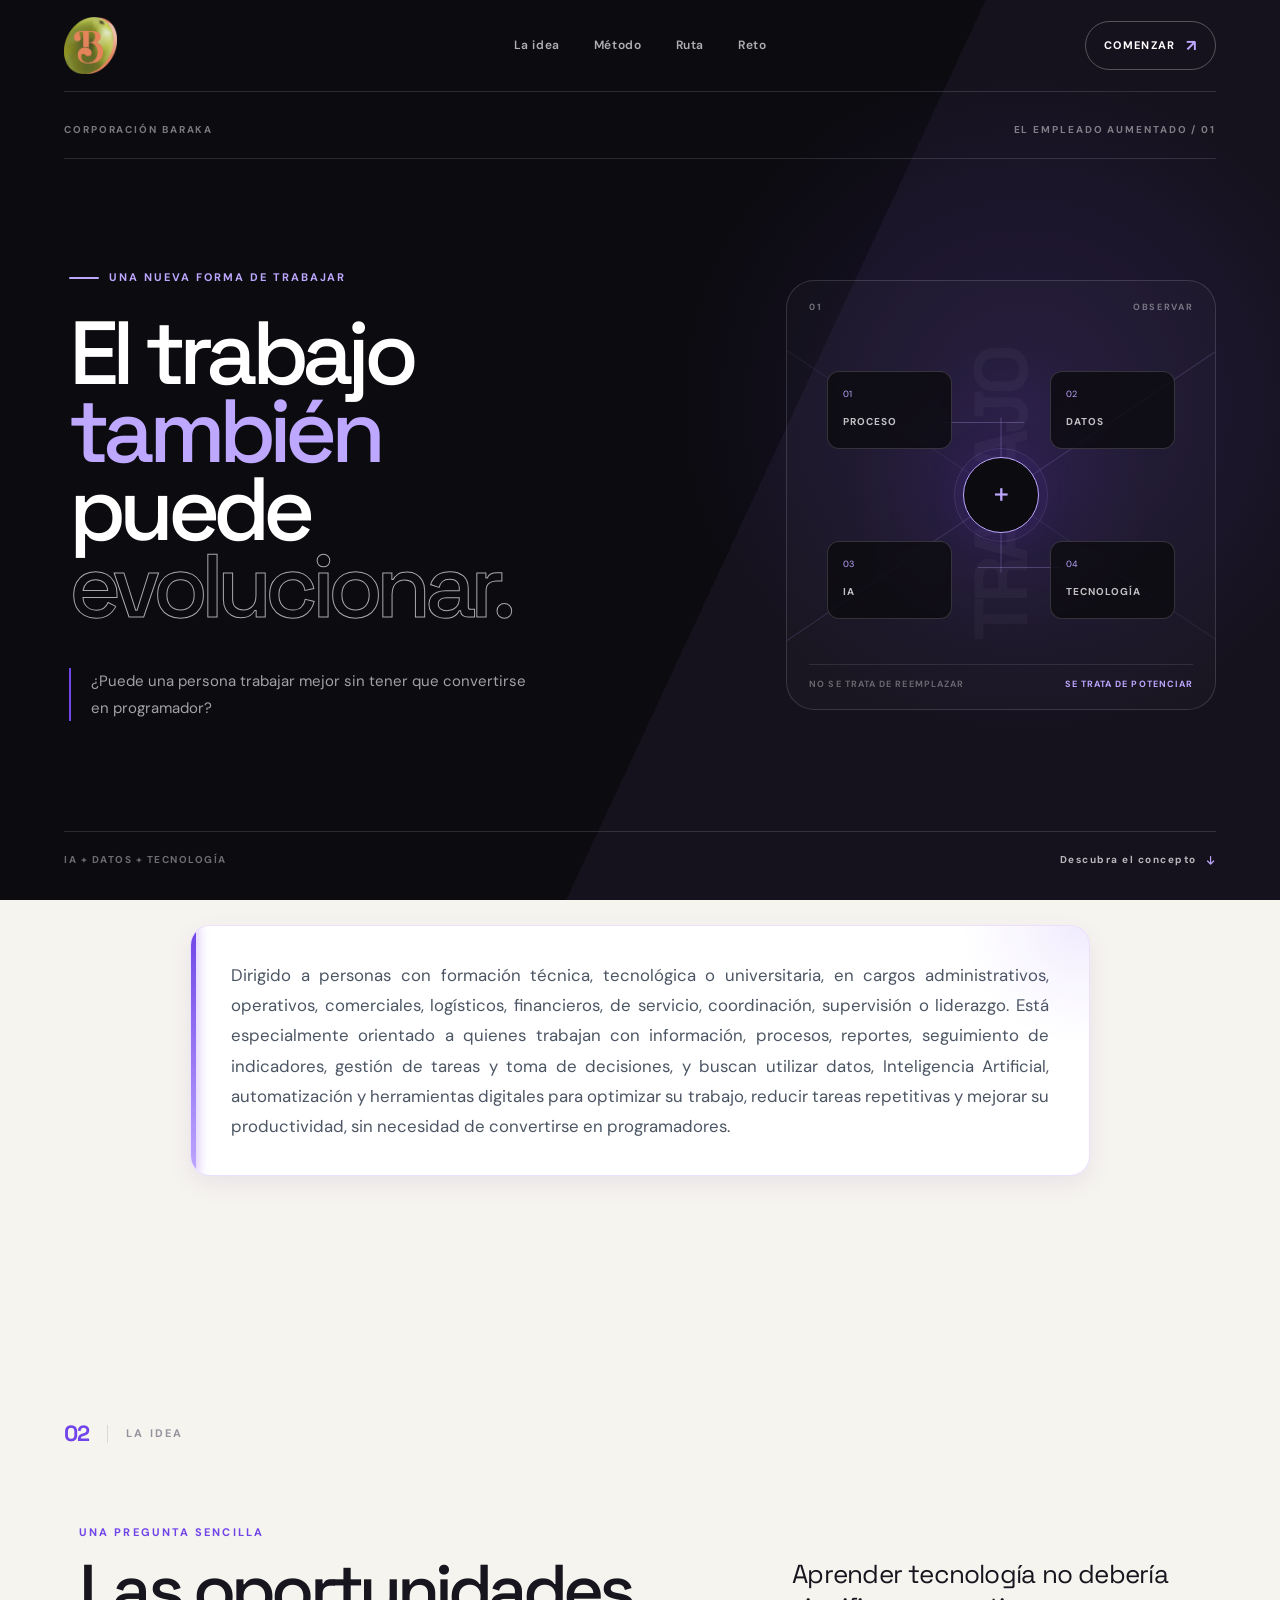
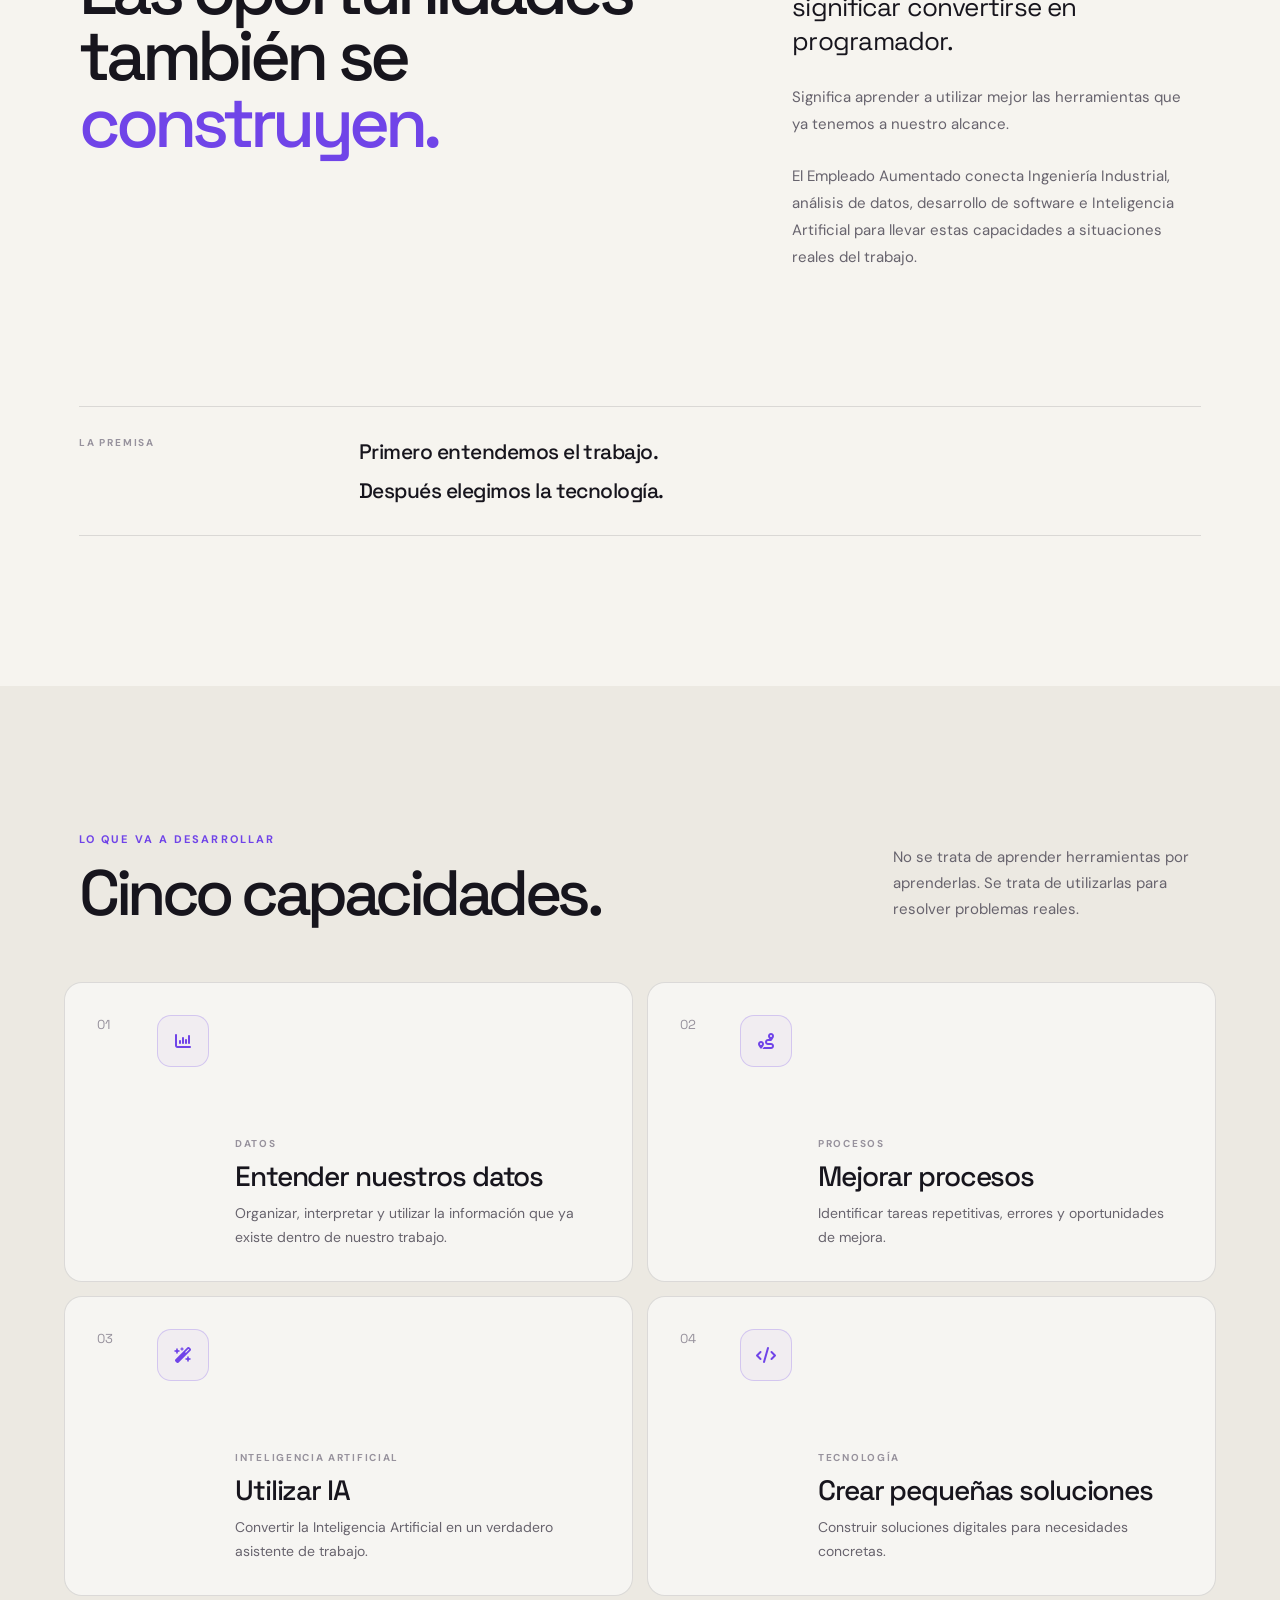
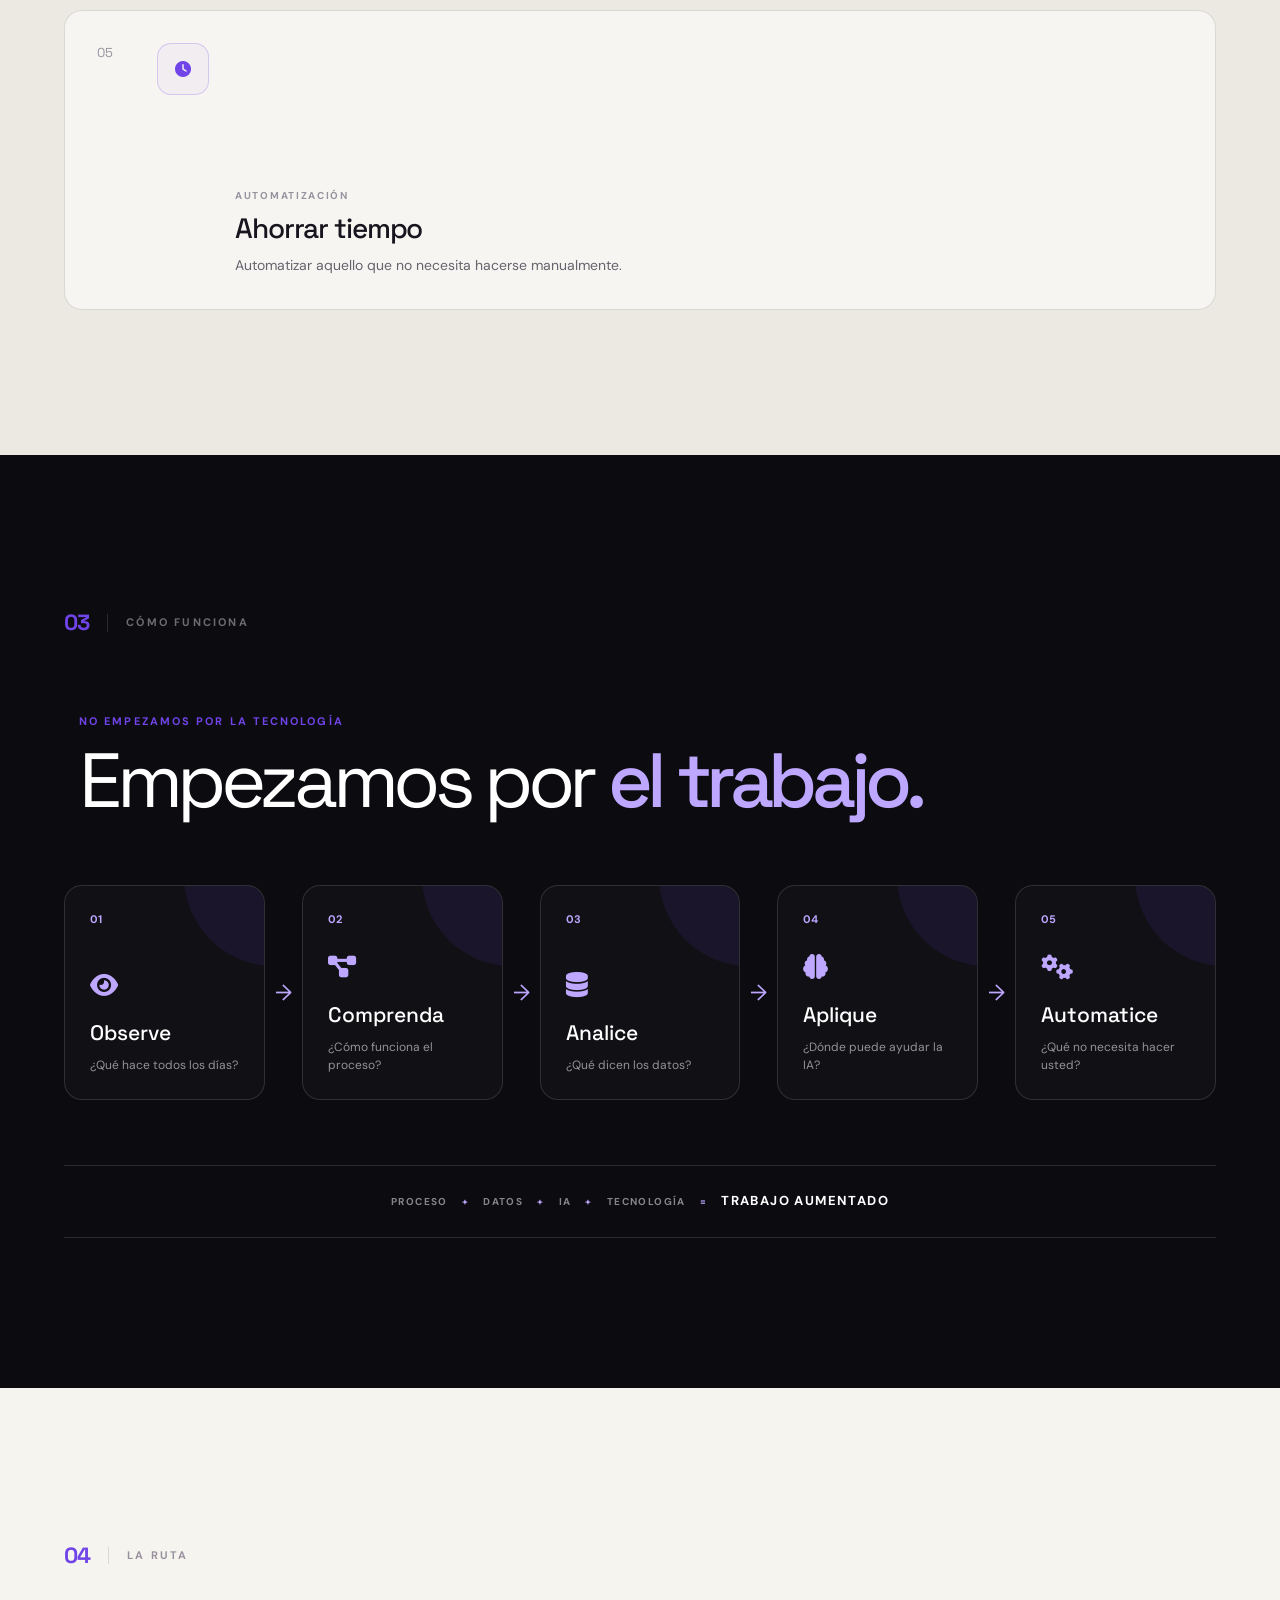
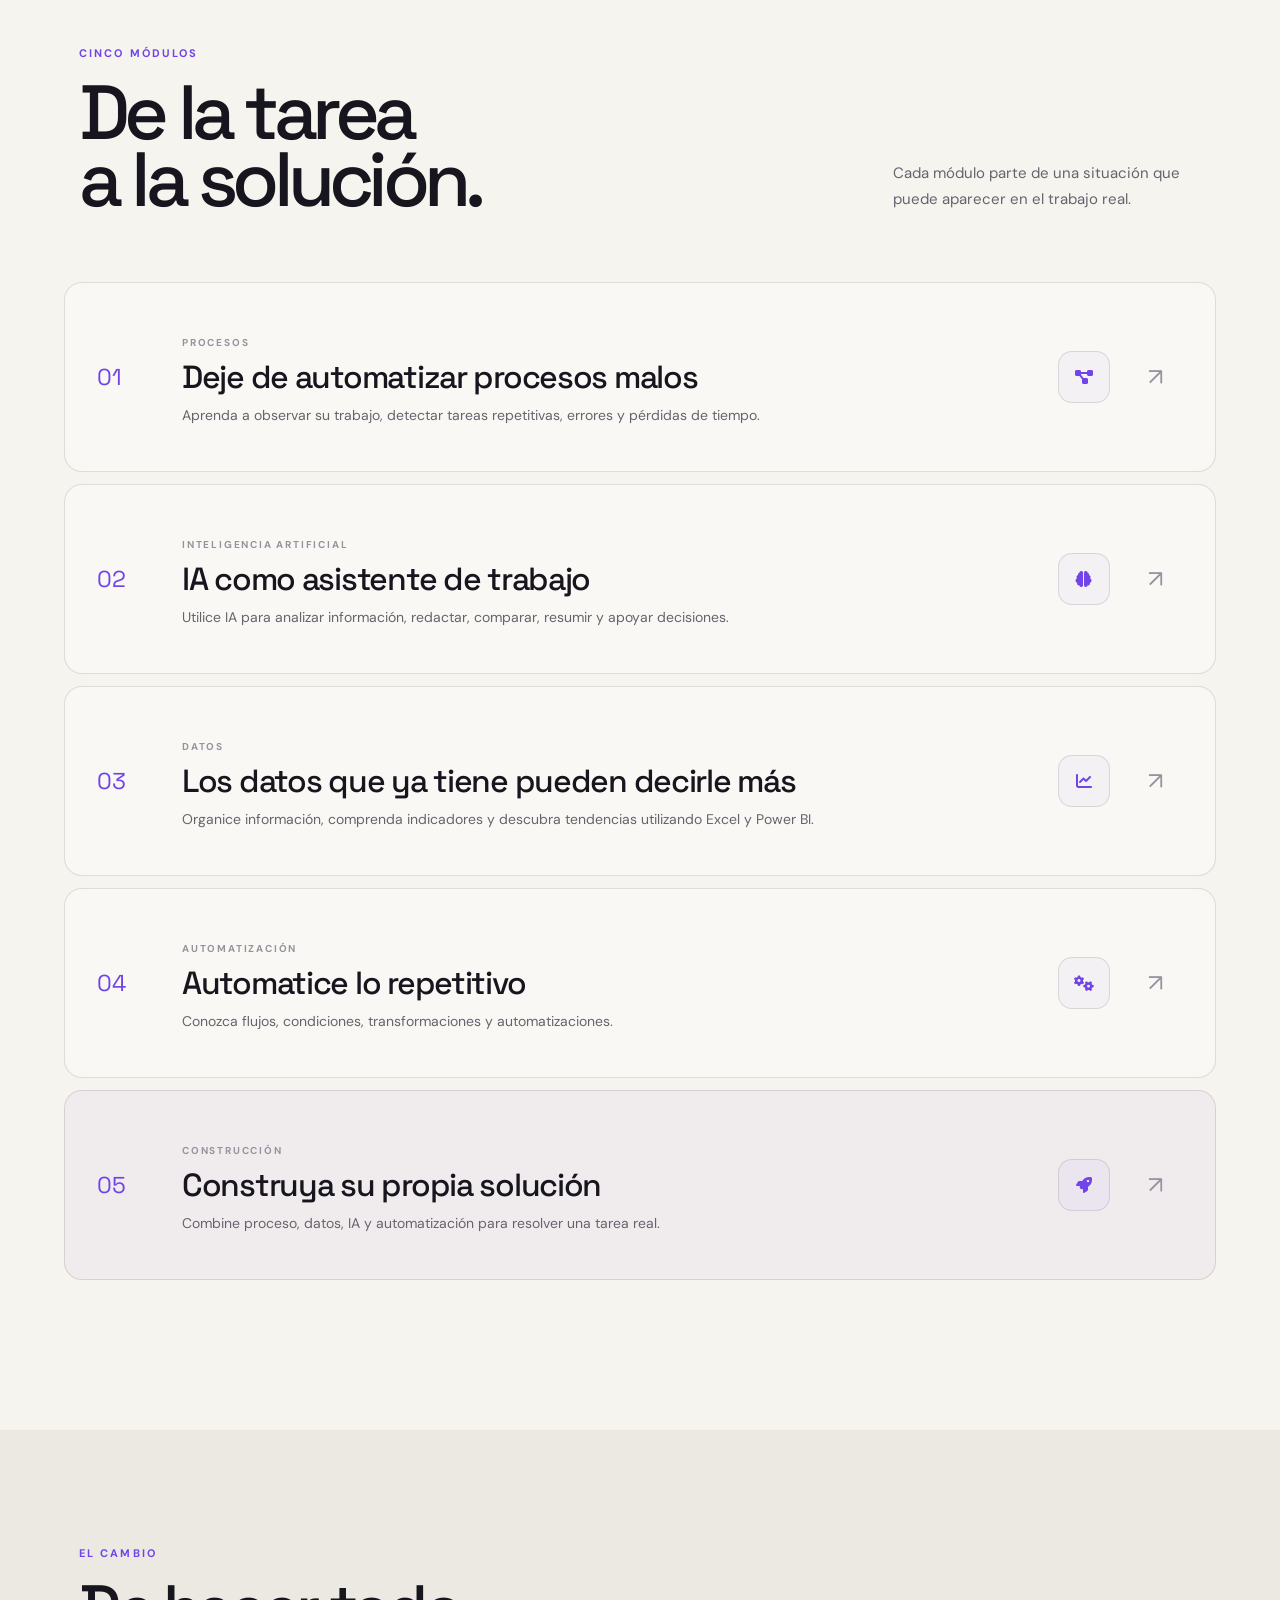
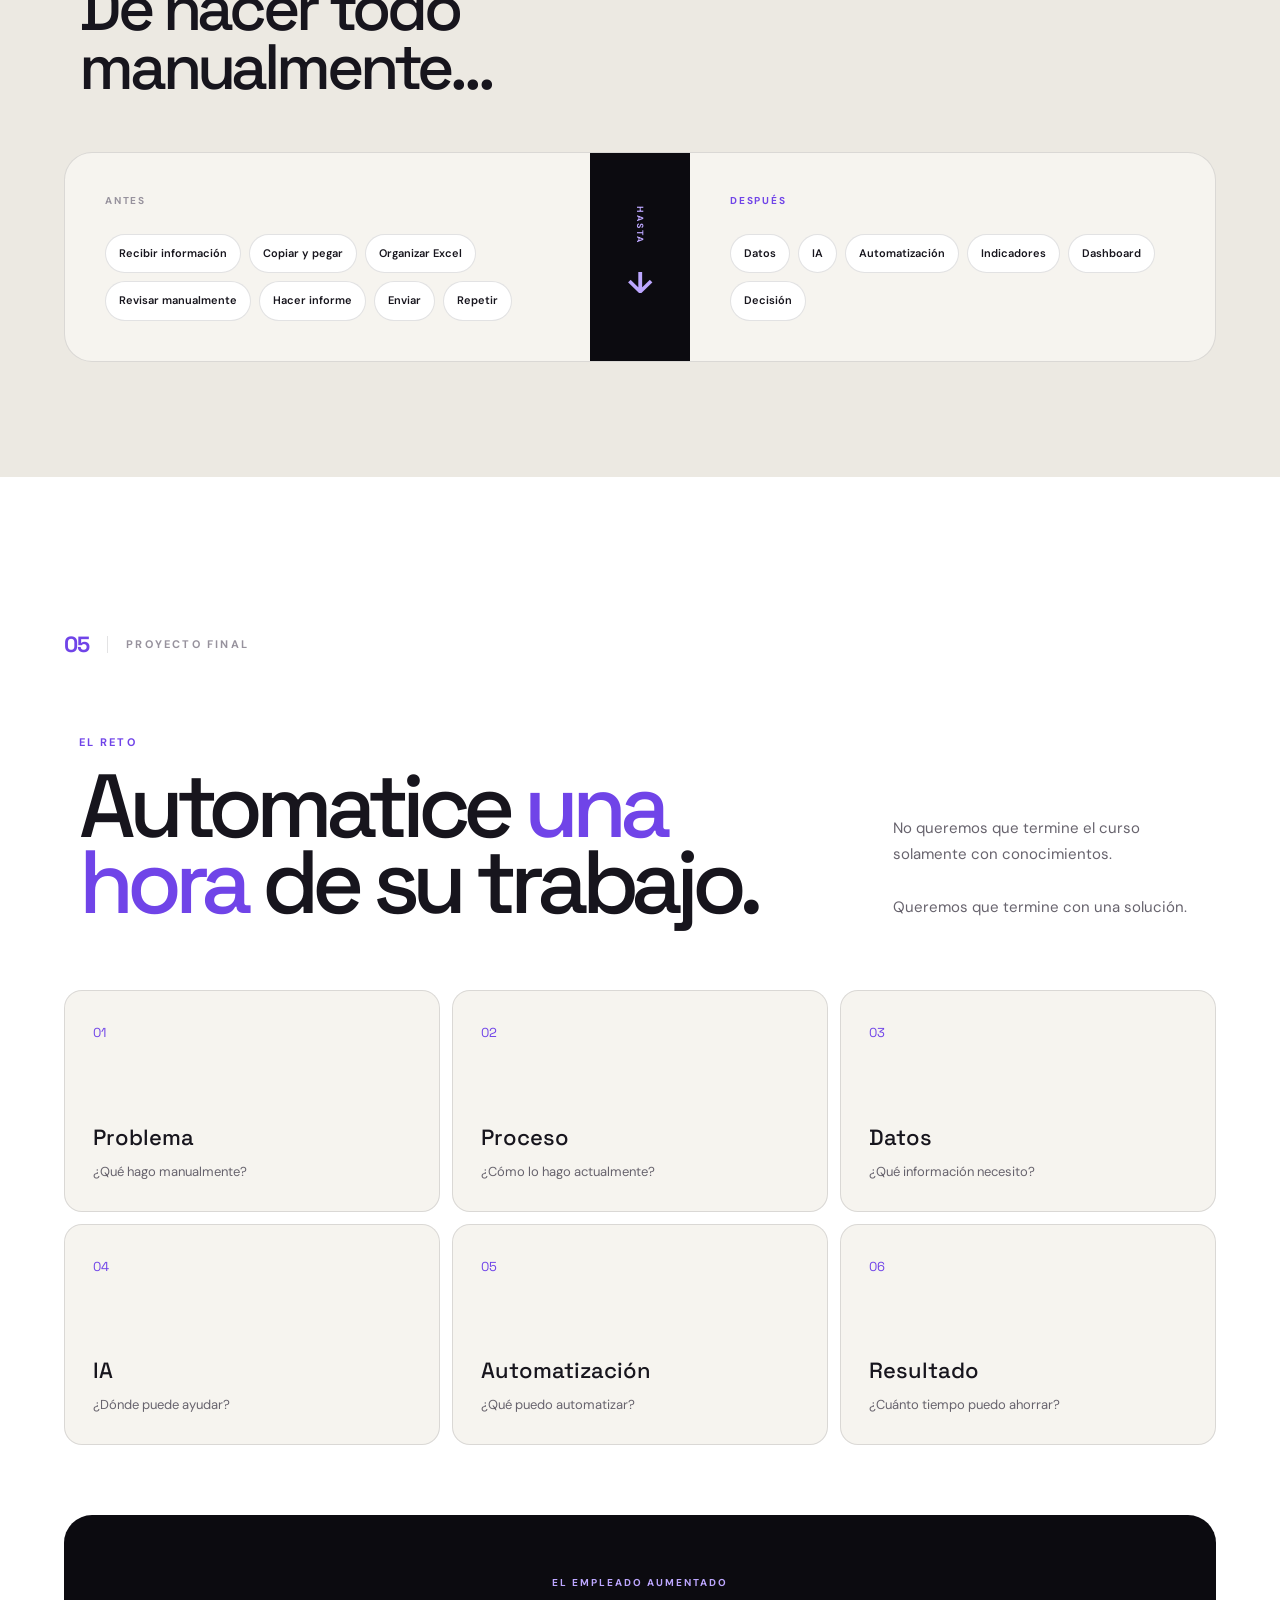
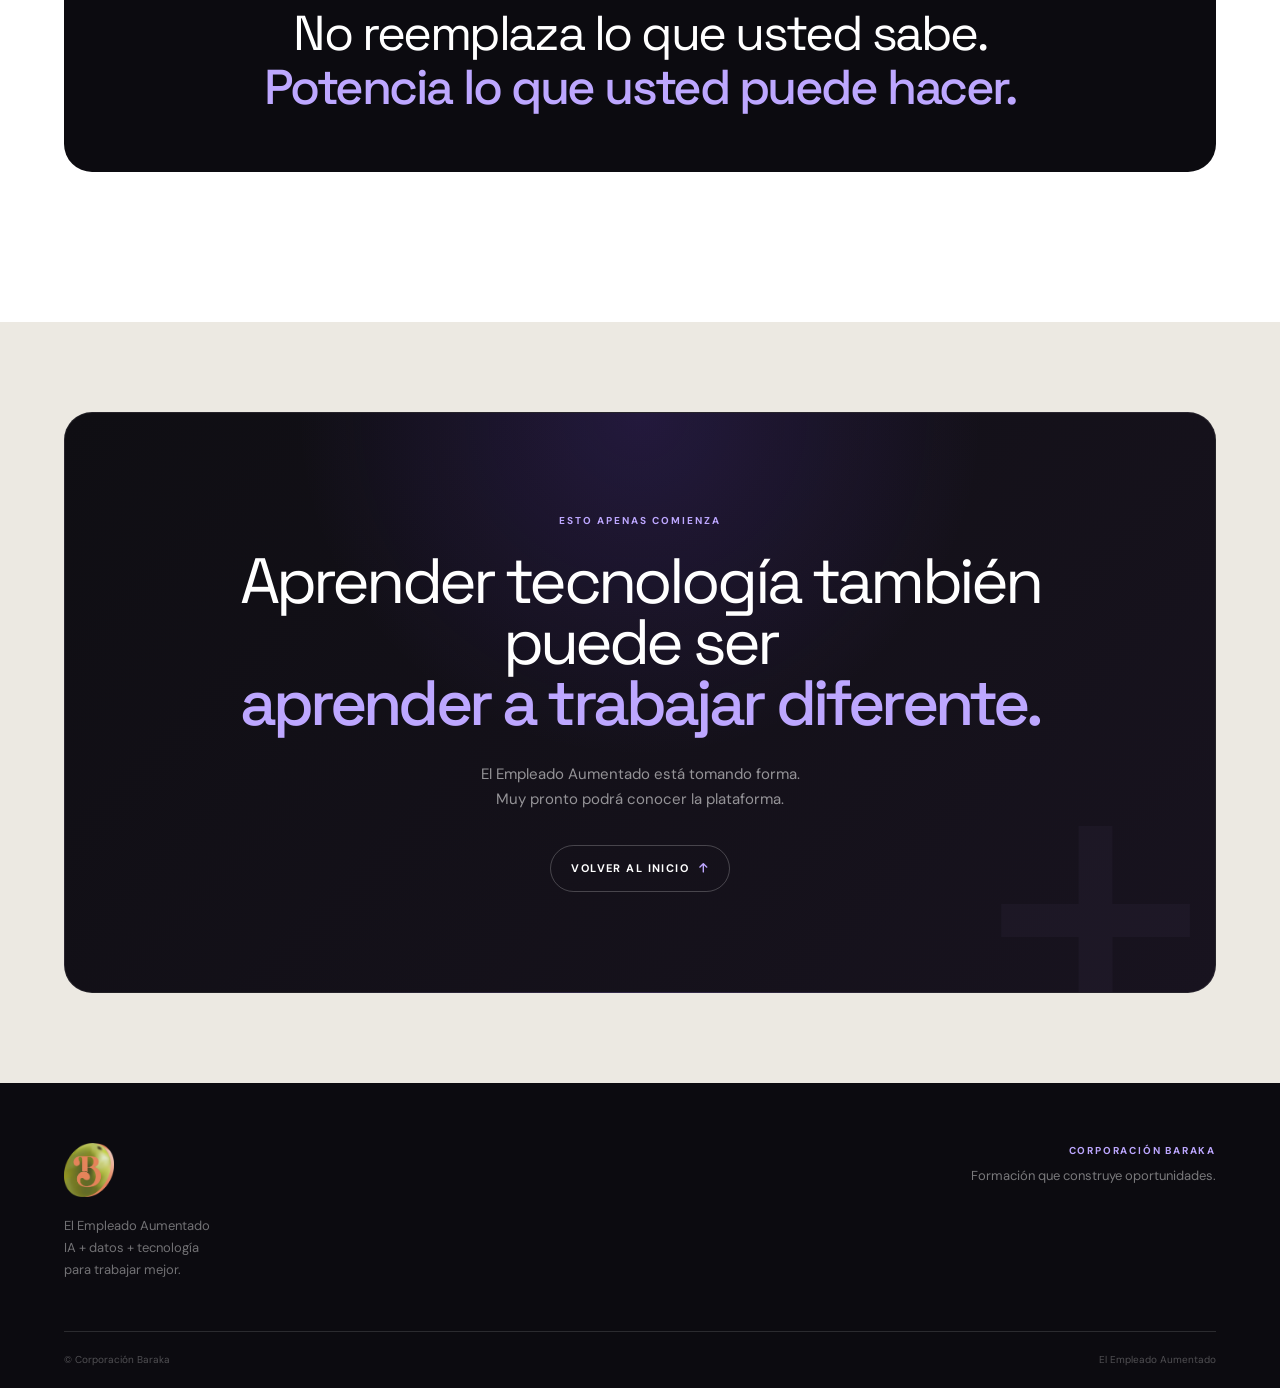
<file: index.html>
<!DOCTYPE html>
<html lang="es">

<head>

    <meta charset="UTF-8">
    <meta name="viewport" content="width=device-width, initial-scale=1.0">

    <!-- Google Analytics -->
    <script async src="https://www.googletagmanager.com/gtag/js?id=G-BXJEP0S8CB"></script>

    <script>
        window.dataLayer = window.dataLayer || [];

        function gtag() {
            dataLayer.push(arguments);
        }

        gtag("js", new Date());

        gtag("config", "G-BXJEP0S8CB");
    </script>

    <meta
        name="description"
        content="El Empleado Aumentado — una nueva forma de trabajar utilizando procesos, datos, Inteligencia Artificial y tecnología."
    >

    <title>El Empleado Aumentado | Corporación Baraka</title>

    <link rel="preconnect" href="https://fonts.googleapis.com">
    <link rel="preconnect" href="https://fonts.gstatic.com" crossorigin>

    <link
        href="https://fonts.googleapis.com/css2?family=DM+Sans:wght@400;500;600;700&family=Space+Grotesk:wght@400;500;600;700&display=swap"
        rel="stylesheet"
    >

    <link
        rel="stylesheet"
        href="https://cdnjs.cloudflare.com/ajax/libs/font-awesome/6.5.2/css/all.min.css"
    >

    <link rel="stylesheet" href="css/style.css">

</head>

<body>

<!-- =====================================================
     HEADER
===================================================== -->

<header class="header">

    <div class="header-wrap">

        <a href="#inicio" class="logo">
            <img src="assets/logo.png" alt="Corporación Baraka">
        </a>

        <nav class="nav">
            <a href="#idea">La idea</a>
            <a href="#metodo">Método</a>
            <a href="#ruta">Ruta</a>
            <a href="#reto">Reto</a>
        </nav>

        <a href="#ruta" class="header-button">
            Comenzar
            <span>↗</span>
        </a>

    </div>

</header>


<main>

<!-- =====================================================
     HERO
===================================================== -->

<section class="hero" id="inicio">

    <div class="hero-frame">

        <div class="hero-top">

            <span>CORPORACIÓN BARAKA</span>

            <span>EL EMPLEADO AUMENTADO / 01</span>

        </div>


        <div class="hero-content">

            <div class="hero-left">

                <div class="hero-label">
                    UNA NUEVA FORMA DE TRABAJAR
                </div>

                <h1>
                    El trabajo
                    <br>

                    <span>también</span>

                    puede
                    <br>

                    <strong>evolucionar.</strong>
                </h1>

                <p class="hero-question">
                    ¿Puede una persona trabajar mejor
                    sin tener que convertirse en programador?
                </p>

            </div>


            <div class="hero-right">

                <div class="hero-graphic">

                    <div class="graphic-top">
                        <span>01</span>
                        <span>OBSERVAR</span>
                    </div>

                    <div class="graphic-main">

                        <div class="graphic-word">
                            TRABAJO
                        </div>

                        <div class="graphic-line line-1"></div>
                        <div class="graphic-line line-2"></div>
                        <div class="graphic-line line-3"></div>

                        <div class="graphic-box box-process">
                            <small>01</small>
                            <span>PROCESO</span>
                        </div>

                        <div class="graphic-box box-data">
                            <small>02</small>
                            <span>DATOS</span>
                        </div>

                        <div class="graphic-box box-ai">
                            <small>03</small>
                            <span>IA</span>
                        </div>

                        <div class="graphic-box box-tech">
                            <small>04</small>
                            <span>TECNOLOGÍA</span>
                        </div>

                        <div class="graphic-center">
                            <span>+</span>
                        </div>

                    </div>

                    <div class="graphic-bottom">
                        <span>NO SE TRATA DE REEMPLAZAR</span>
                        <strong>SE TRATA DE POTENCIAR</strong>
                    </div>

                </div>

            </div>

        </div>


        <div class="hero-bottom">

            <span>IA + DATOS + TECNOLOGÍA</span>

            <a href="#idea">
                Descubra el concepto
                <i class="fa-solid fa-arrow-down"></i>
            </a>

        </div>

    </div>

</section>


<!-- =====================================================
     PÚBLICO OBJETIVO
===================================================== -->

<section class="audience">

    <div class="container">

        <p class="audience-text">
            Dirigido a personas con formación técnica, tecnológica o universitaria, en cargos administrativos, operativos, comerciales, logísticos, financieros, de servicio, coordinación, supervisión o liderazgo. Está especialmente orientado a quienes trabajan con información, procesos, reportes, seguimiento de indicadores, gestión de tareas y toma de decisiones, y buscan utilizar datos, Inteligencia Artificial, automatización y herramientas digitales para optimizar su trabajo, reducir tareas repetitivas y mejorar su productividad, sin necesidad de convertirse en programadores.

        </p>

    </div>

</section>


<!-- =====================================================
     IDEA
===================================================== -->

<section class="idea" id="idea">

    <div class="container">

        <div class="section-head">

            <span class="section-number">02</span>

            <span class="section-name">LA IDEA</span>

        </div>


        <div class="idea-grid">

            <div class="idea-title">

                <span class="small-label">
                    UNA PREGUNTA SENCILLA
                </span>

                <h2>
                    Las oportunidades
                    también se
                    <em>construyen.</em>
                </h2>

            </div>


            <div class="idea-text">

                <p class="large-text">
                    Aprender tecnología no debería significar
                    convertirse en programador.
                </p>

                <p>
                    Significa aprender a utilizar mejor las
                    herramientas que ya tenemos a nuestro alcance.
                </p>

                <p>
                    El Empleado Aumentado conecta Ingeniería
                    Industrial, análisis de datos, desarrollo de
                    software e Inteligencia Artificial para llevar
                    estas capacidades a situaciones reales del trabajo.
                </p>

            </div>

        </div>


        <div class="idea-statement">

            <span>LA PREMISA</span>

            <div>

                <strong>
                    Primero entendemos el trabajo.
                </strong>

                <strong>
                    Después elegimos la tecnología.
                </strong>

            </div>

        </div>

    </div>

</section>


<!-- =====================================================
     CAPACIDADES
===================================================== -->

<section class="capabilities">

    <div class="container">

        <div class="section-intro">

            <div>

                <span class="small-label">
                    LO QUE VA A DESARROLLAR
                </span>

                <h2>
                    Cinco capacidades.
                </h2>

            </div>

            <p>
                No se trata de aprender herramientas por aprenderlas.
                Se trata de utilizarlas para resolver problemas reales.
            </p>

        </div>


        <div class="capability-list">

            <article class="capability-item">

                <span class="capability-number">01</span>

                <div class="capability-icon">
                    <i class="fa-solid fa-chart-column"></i>
                </div>

                <div class="capability-content">

                    <span>DATOS</span>

                    <h3>
                        Entender nuestros datos
                    </h3>

                    <p>
                        Organizar, interpretar y utilizar
                        la información que ya existe dentro
                        de nuestro trabajo.
                    </p>

                </div>

            </article>


            <article class="capability-item">

                <span class="capability-number">02</span>

                <div class="capability-icon">
                    <i class="fa-solid fa-route"></i>
                </div>

                <div class="capability-content">

                    <span>PROCESOS</span>

                    <h3>
                        Mejorar procesos
                    </h3>

                    <p>
                        Identificar tareas repetitivas,
                        errores y oportunidades de mejora.
                    </p>

                </div>

            </article>


            <article class="capability-item">

                <span class="capability-number">03</span>

                <div class="capability-icon">
                    <i class="fa-solid fa-wand-magic-sparkles"></i>
                </div>

                <div class="capability-content">

                    <span>INTELIGENCIA ARTIFICIAL</span>

                    <h3>
                        Utilizar IA
                    </h3>

                    <p>
                        Convertir la Inteligencia Artificial
                        en un verdadero asistente de trabajo.
                    </p>

                </div>

            </article>


            <article class="capability-item">

                <span class="capability-number">04</span>

                <div class="capability-icon">
                    <i class="fa-solid fa-code"></i>
                </div>

                <div class="capability-content">

                    <span>TECNOLOGÍA</span>

                    <h3>
                        Crear pequeñas soluciones
                    </h3>

                    <p>
                        Construir soluciones digitales
                        para necesidades concretas.
                    </p>

                </div>

            </article>


            <article class="capability-item">

                <span class="capability-number">05</span>

                <div class="capability-icon">
                    <i class="fa-solid fa-clock"></i>
                </div>

                <div class="capability-content">

                    <span>AUTOMATIZACIÓN</span>

                    <h3>
                        Ahorrar tiempo
                    </h3>

                    <p>
                        Automatizar aquello que no necesita
                        hacerse manualmente.
                    </p>

                </div>

            </article>

        </div>

    </div>

</section>


<!-- =====================================================
     MÉTODO
===================================================== -->

<section class="method" id="metodo">

    <div class="container">

        <div class="section-head section-head-light">

            <span class="section-number">03</span>

            <span class="section-name">CÓMO FUNCIONA</span>

        </div>


        <div class="method-title">

            <span class="small-label">
                NO EMPEZAMOS POR LA TECNOLOGÍA
            </span>

            <h2>
                Empezamos por
                <strong>el trabajo.</strong>
            </h2>

        </div>


        <div class="method-flow">

            <div class="method-card">
                <span>01</span>
                <i class="fa-solid fa-eye"></i>
                <h3>Observe</h3>
                <p>¿Qué hace todos los días?</p>
            </div>

            <div class="method-connector">→</div>

            <div class="method-card">
                <span>02</span>
                <i class="fa-solid fa-diagram-project"></i>
                <h3>Comprenda</h3>
                <p>¿Cómo funciona el proceso?</p>
            </div>

            <div class="method-connector">→</div>

            <div class="method-card">
                <span>03</span>
                <i class="fa-solid fa-database"></i>
                <h3>Analice</h3>
                <p>¿Qué dicen los datos?</p>
            </div>

            <div class="method-connector">→</div>

            <div class="method-card">
                <span>04</span>
                <i class="fa-solid fa-brain"></i>
                <h3>Aplique</h3>
                <p>¿Dónde puede ayudar la IA?</p>
            </div>

            <div class="method-connector">→</div>

            <div class="method-card">
                <span>05</span>
                <i class="fa-solid fa-gears"></i>
                <h3>Automatice</h3>
                <p>¿Qué no necesita hacer usted?</p>
            </div>

        </div>


        <div class="method-result">

            <span>PROCESO</span>
            <b>+</b>
            <span>DATOS</span>
            <b>+</b>
            <span>IA</span>
            <b>+</b>
            <span>TECNOLOGÍA</span>
            <b>=</b>

            <strong>
                TRABAJO AUMENTADO
            </strong>

        </div>

    </div>

</section>


<!-- =====================================================
     RUTA
===================================================== -->

<section class="route" id="ruta">

    <div class="container">

        <div class="section-head">

            <span class="section-number">04</span>

            <span class="section-name">LA RUTA</span>

        </div>


        <div class="route-heading">

            <div>

                <span class="small-label">
                    CINCO MÓDULOS
                </span>

                <h2>
                    De la tarea
                    <br>
                    a la solución.
                </h2>

            </div>

            <p>
                Cada módulo parte de una situación
                que puede aparecer en el trabajo real.
            </p>

        </div>


        <div class="modules">


            <!-- =================================================
                 MÓDULO 1
            ================================================== -->

            <a
                href="modulos/modulo-1/index.html"
                class="module"
            >

                <div class="module-number">
                    01
                </div>

                <div class="module-info">

                    <span>PROCESOS</span>

                    <h3>
                        Deje de automatizar
                        procesos malos
                    </h3>

                    <p>
                        Aprenda a observar su trabajo,
                        detectar tareas repetitivas,
                        errores y pérdidas de tiempo.
                    </p>

                </div>

                <div class="module-symbol">
                    <i class="fa-solid fa-diagram-project"></i>
                </div>

                <div class="module-arrow">
                    ↗
                </div>

            </a>


            <!-- =================================================
                 MÓDULO 2
            ================================================== -->

            <a
                href="modulos/modulo-2/index.html"
                class="module"
            >

                <div class="module-number">
                    02
                </div>

                <div class="module-info">

                    <span>INTELIGENCIA ARTIFICIAL</span>

                    <h3>
                        IA como asistente
                        de trabajo
                    </h3>

                    <p>
                        Utilice IA para analizar información,
                        redactar, comparar, resumir y apoyar
                        decisiones.
                    </p>

                </div>

                <div class="module-symbol">
                    <i class="fa-solid fa-brain"></i>
                </div>

                <div class="module-arrow">
                    ↗
                </div>

            </a>


            <!-- =================================================
                 MÓDULO 3
            ================================================== -->

            <a
                href="modulos/modulo-3/index.html"
                class="module"
            >

                <div class="module-number">
                    03
                </div>

                <div class="module-info">

                    <span>DATOS</span>

                    <h3>
                        Los datos que ya tiene
                        pueden decirle más
                    </h3>

                    <p>
                        Organice información, comprenda
                        indicadores y descubra tendencias
                        utilizando Excel y Power BI.
                    </p>

                </div>

                <div class="module-symbol">
                    <i class="fa-solid fa-chart-line"></i>
                </div>

                <div class="module-arrow">
                    ↗
                </div>

            </a>


            <!-- =================================================
                 MÓDULO 4
            ================================================== -->

            <a
                href="modulos/modulo-4/index.html"
                class="module"
            >

                <div class="module-number">
                    04
                </div>

                <div class="module-info">

                    <span>AUTOMATIZACIÓN</span>

                    <h3>
                        Automatice
                        lo repetitivo
                    </h3>

                    <p>
                        Conozca flujos, condiciones,
                        transformaciones y automatizaciones.
                    </p>

                </div>

                <div class="module-symbol">
                    <i class="fa-solid fa-gears"></i>
                </div>

                <div class="module-arrow">
                    ↗
                </div>

            </a>


            <!-- =================================================
                 MÓDULO 5
            ================================================== -->

            <a
                href="modulos/modulo-5/index.html"
                class="module module-final"
            >

                <div class="module-number">
                    05
                </div>

                <div class="module-info">

                    <span>CONSTRUCCIÓN</span>

                    <h3>
                        Construya su
                        propia solución
                    </h3>

                    <p>
                        Combine proceso, datos, IA y
                        automatización para resolver una
                        tarea real.
                    </p>

                </div>

                <div class="module-symbol">
                    <i class="fa-solid fa-rocket"></i>
                </div>

                <div class="module-arrow">
                    ↗
                </div>

            </a>


        </div>

    </div>

</section>


<!-- =====================================================
     TRANSFORMACIÓN
===================================================== -->

<section class="transformation">

    <div class="container">

        <div class="transformation-title">

            <span class="small-label">
                EL CAMBIO
            </span>

            <h2>
                De hacer todo
                <br>
                manualmente...
            </h2>

        </div>


        <div class="transformation-layout">

            <div class="before">

                <span>ANTES</span>

                <div>
                    <strong>Recibir información</strong>
                    <strong>Copiar y pegar</strong>
                    <strong>Organizar Excel</strong>
                    <strong>Revisar manualmente</strong>
                    <strong>Hacer informe</strong>
                    <strong>Enviar</strong>
                    <strong>Repetir</strong>
                </div>

            </div>


            <div class="transformation-middle">
                <span>HASTA</span>
                <strong>↓</strong>
            </div>


            <div class="after">

                <span>DESPUÉS</span>

                <div>
                    <strong>Datos</strong>
                    <strong>IA</strong>
                    <strong>Automatización</strong>
                    <strong>Indicadores</strong>
                    <strong>Dashboard</strong>
                    <strong>Decisión</strong>
                </div>

            </div>

        </div>

    </div>

</section>


<!-- =====================================================
     RETO
===================================================== -->

<section class="challenge" id="reto">

    <div class="container">

        <div class="section-head">

            <span class="section-number">05</span>

            <span class="section-name">PROYECTO FINAL</span>

        </div>


        <div class="challenge-heading">

            <div>

                <span class="small-label">
                    EL RETO
                </span>

                <h2>
                    Automatice
                    <em>una hora</em>
                    de su trabajo.
                </h2>

            </div>

            <p>
                No queremos que termine el curso
                solamente con conocimientos.
                <br><br>
                Queremos que termine con una solución.
            </p>

        </div>


        <div class="challenge-steps">

            <div>
                <span>01</span>
                <h3>Problema</h3>
                <p>¿Qué hago manualmente?</p>
            </div>

            <div>
                <span>02</span>
                <h3>Proceso</h3>
                <p>¿Cómo lo hago actualmente?</p>
            </div>

            <div>
                <span>03</span>
                <h3>Datos</h3>
                <p>¿Qué información necesito?</p>
            </div>

            <div>
                <span>04</span>
                <h3>IA</h3>
                <p>¿Dónde puede ayudar?</p>
            </div>

            <div>
                <span>05</span>
                <h3>Automatización</h3>
                <p>¿Qué puedo automatizar?</p>
            </div>

            <div>
                <span>06</span>
                <h3>Resultado</h3>
                <p>¿Cuánto tiempo puedo ahorrar?</p>
            </div>

        </div>


        <div class="challenge-final">

            <span>EL EMPLEADO AUMENTADO</span>

            <h3>
                No reemplaza lo que usted sabe.
                <strong>
                    Potencia lo que usted puede hacer.
                </strong>
            </h3>

        </div>

    </div>

</section>


<!-- =====================================================
     FINAL
===================================================== -->

<section class="final">

    <div class="container">

        <div class="final-content">

            <span>ESTO APENAS COMIENZA</span>

            <h2>
                Aprender tecnología
                también puede ser
                <strong>
                    aprender a trabajar diferente.
                </strong>
            </h2>

            <p>
                El Empleado Aumentado está tomando forma.
                <br>
                Muy pronto podrá conocer la plataforma.
            </p>

            <a href="#inicio">
                Volver al inicio
                <i class="fa-solid fa-arrow-up"></i>
            </a>

        </div>

    </div>

</section>

</main>


<!-- =====================================================
     FOOTER
===================================================== -->

<footer class="footer">

    <div class="footer-container">

        <div class="footer-main">

            <img src="assets/logo.png" alt="Corporación Baraka">

            <p>
                El Empleado Aumentado
                <br>
                IA + datos + tecnología
                <br>
                para trabajar mejor.
            </p>

        </div>


        <div class="footer-right">

            <span>CORPORACIÓN BARAKA</span>

            <p>
                Formación que construye oportunidades.
            </p>

        </div>

    </div>


    <div class="footer-bottom">

        <span>
            © <span data-year></span> Corporación Baraka
        </span>

        <span>
            El Empleado Aumentado
        </span>

    </div>

</footer>


<script src="js/script.js"></script>

</body>
</html>
</file>
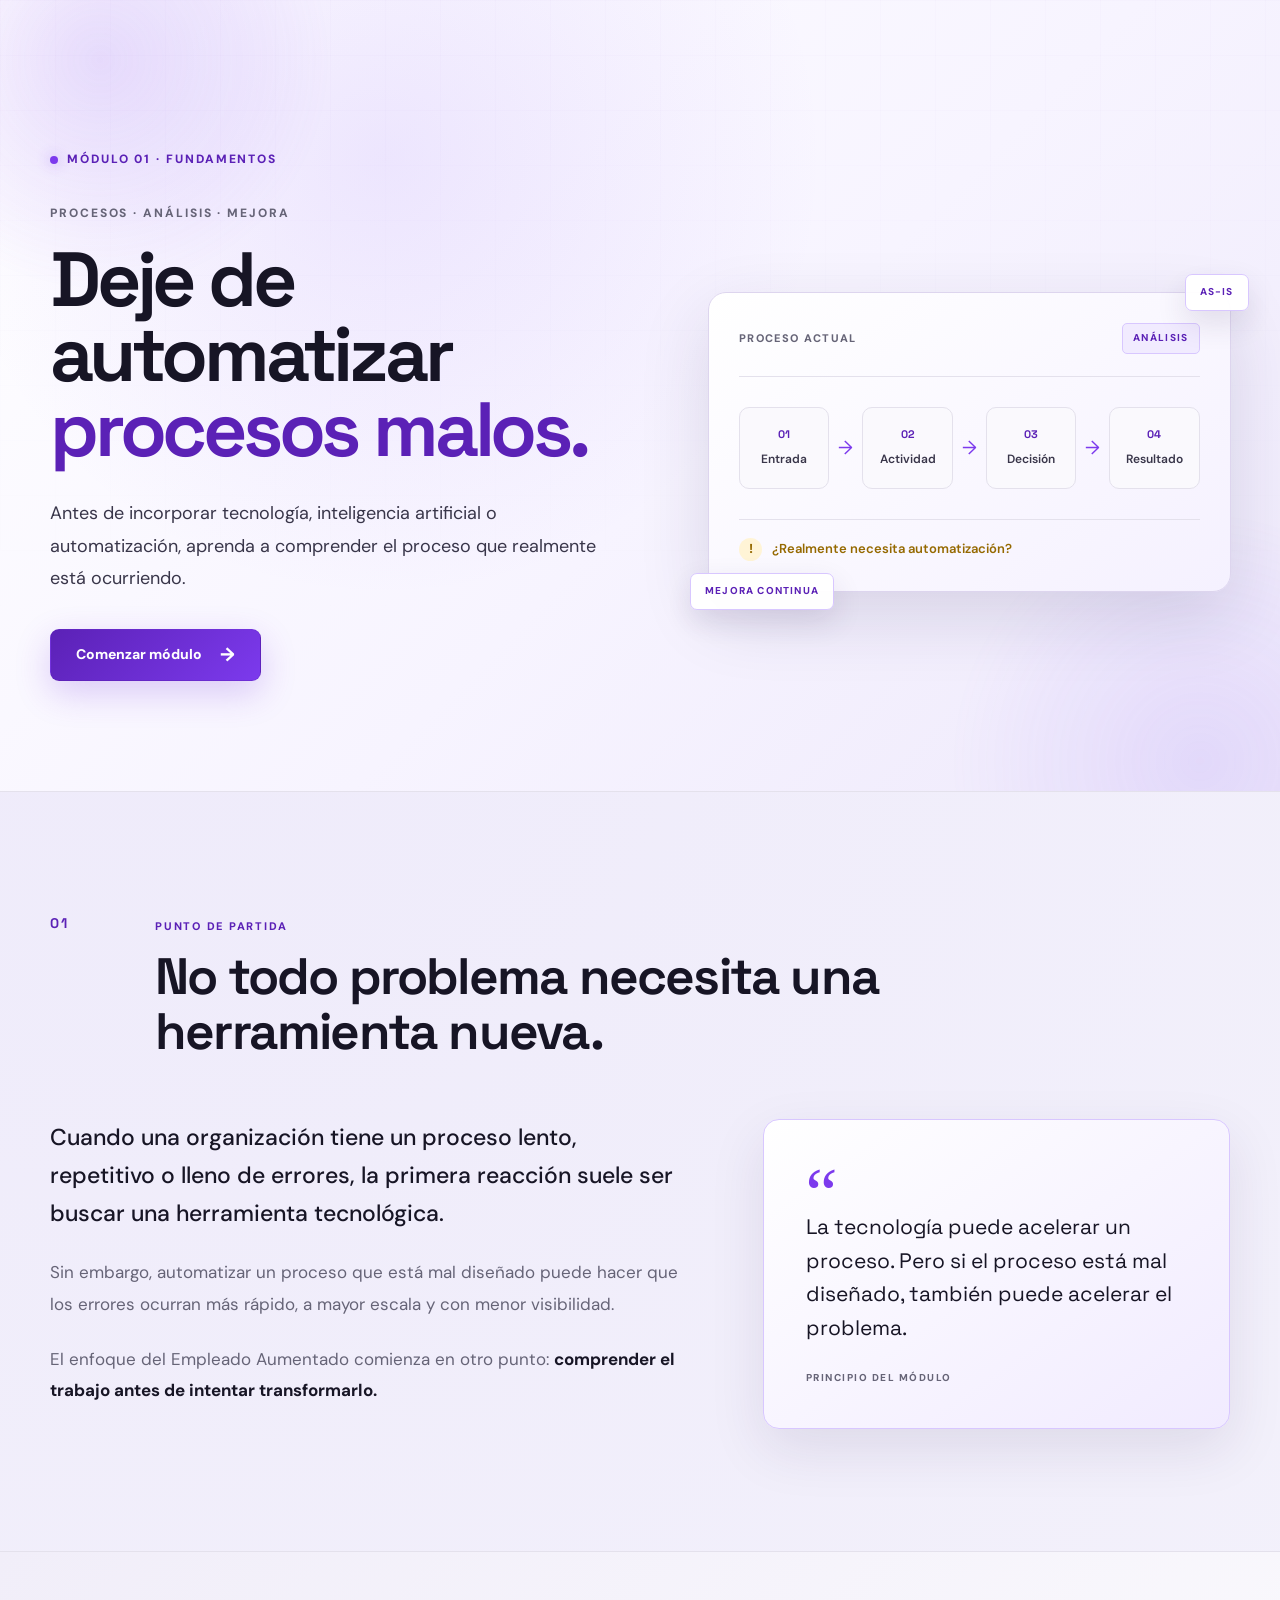
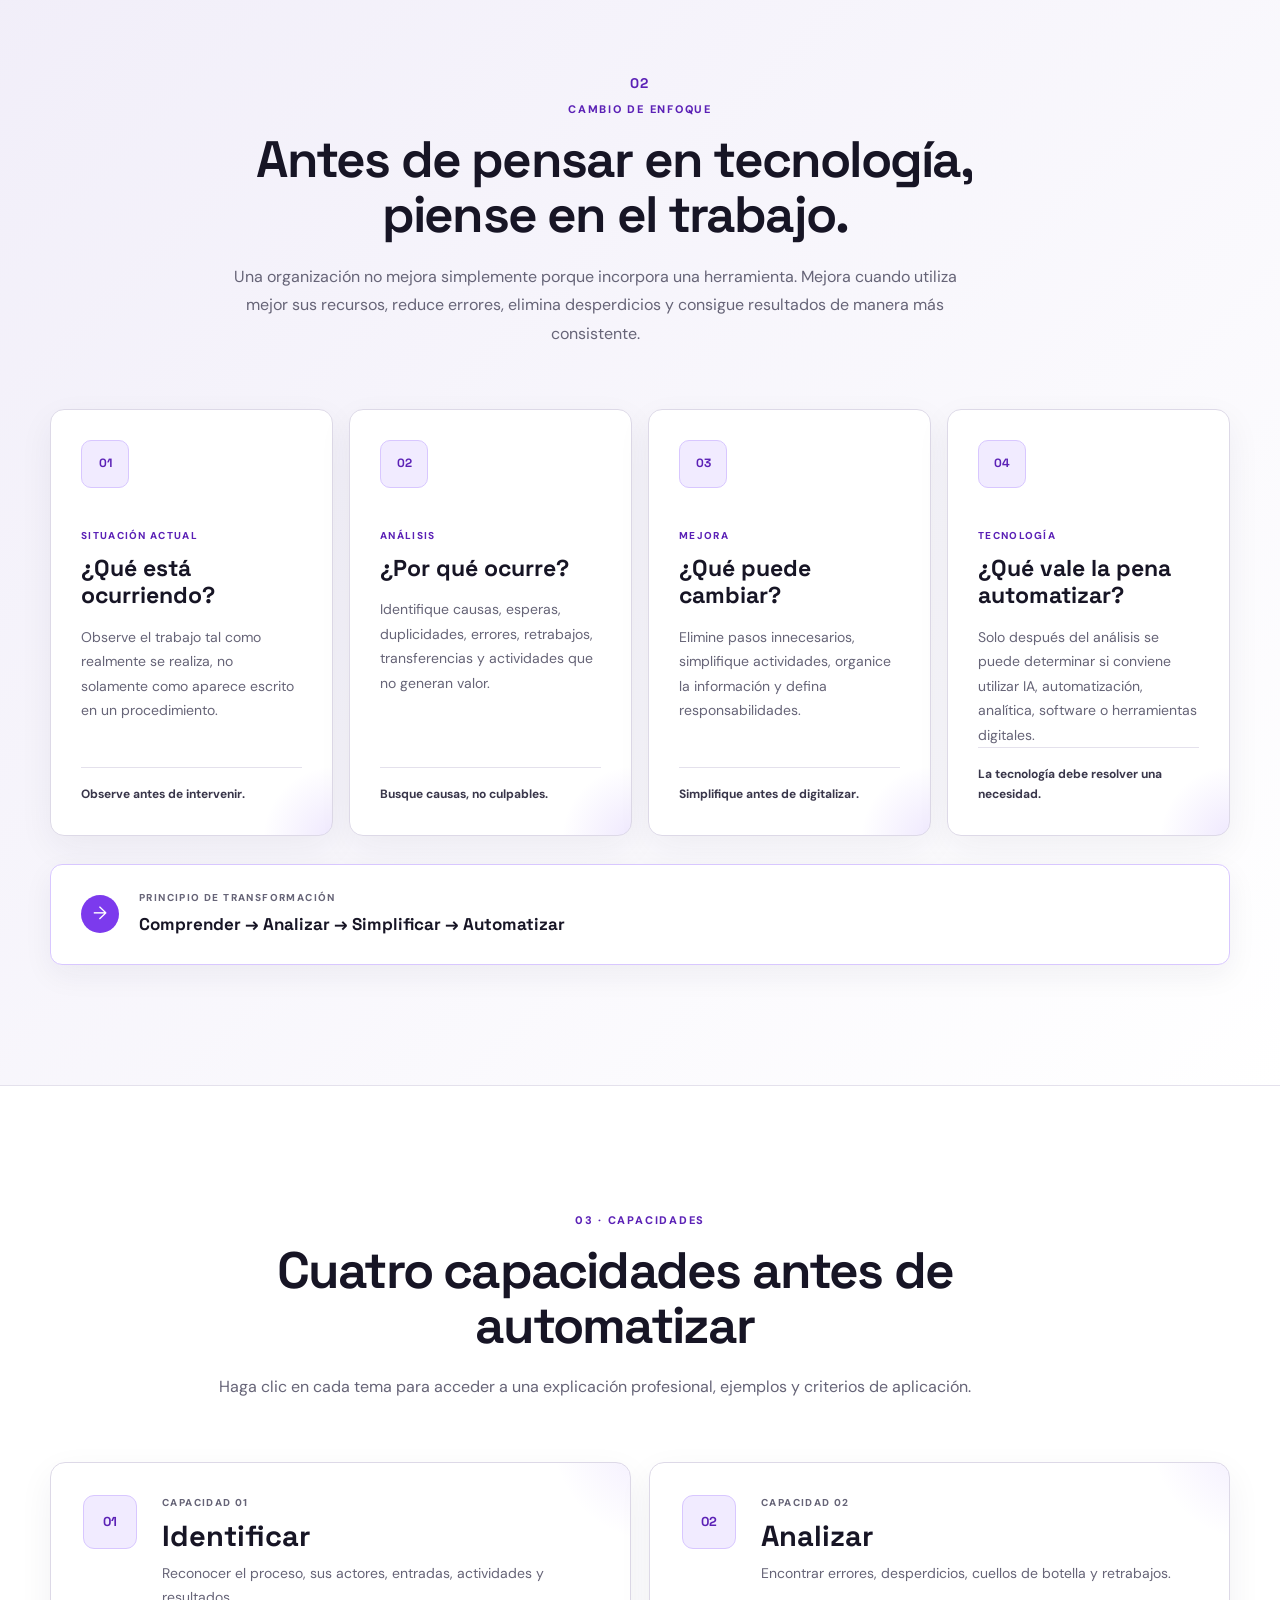
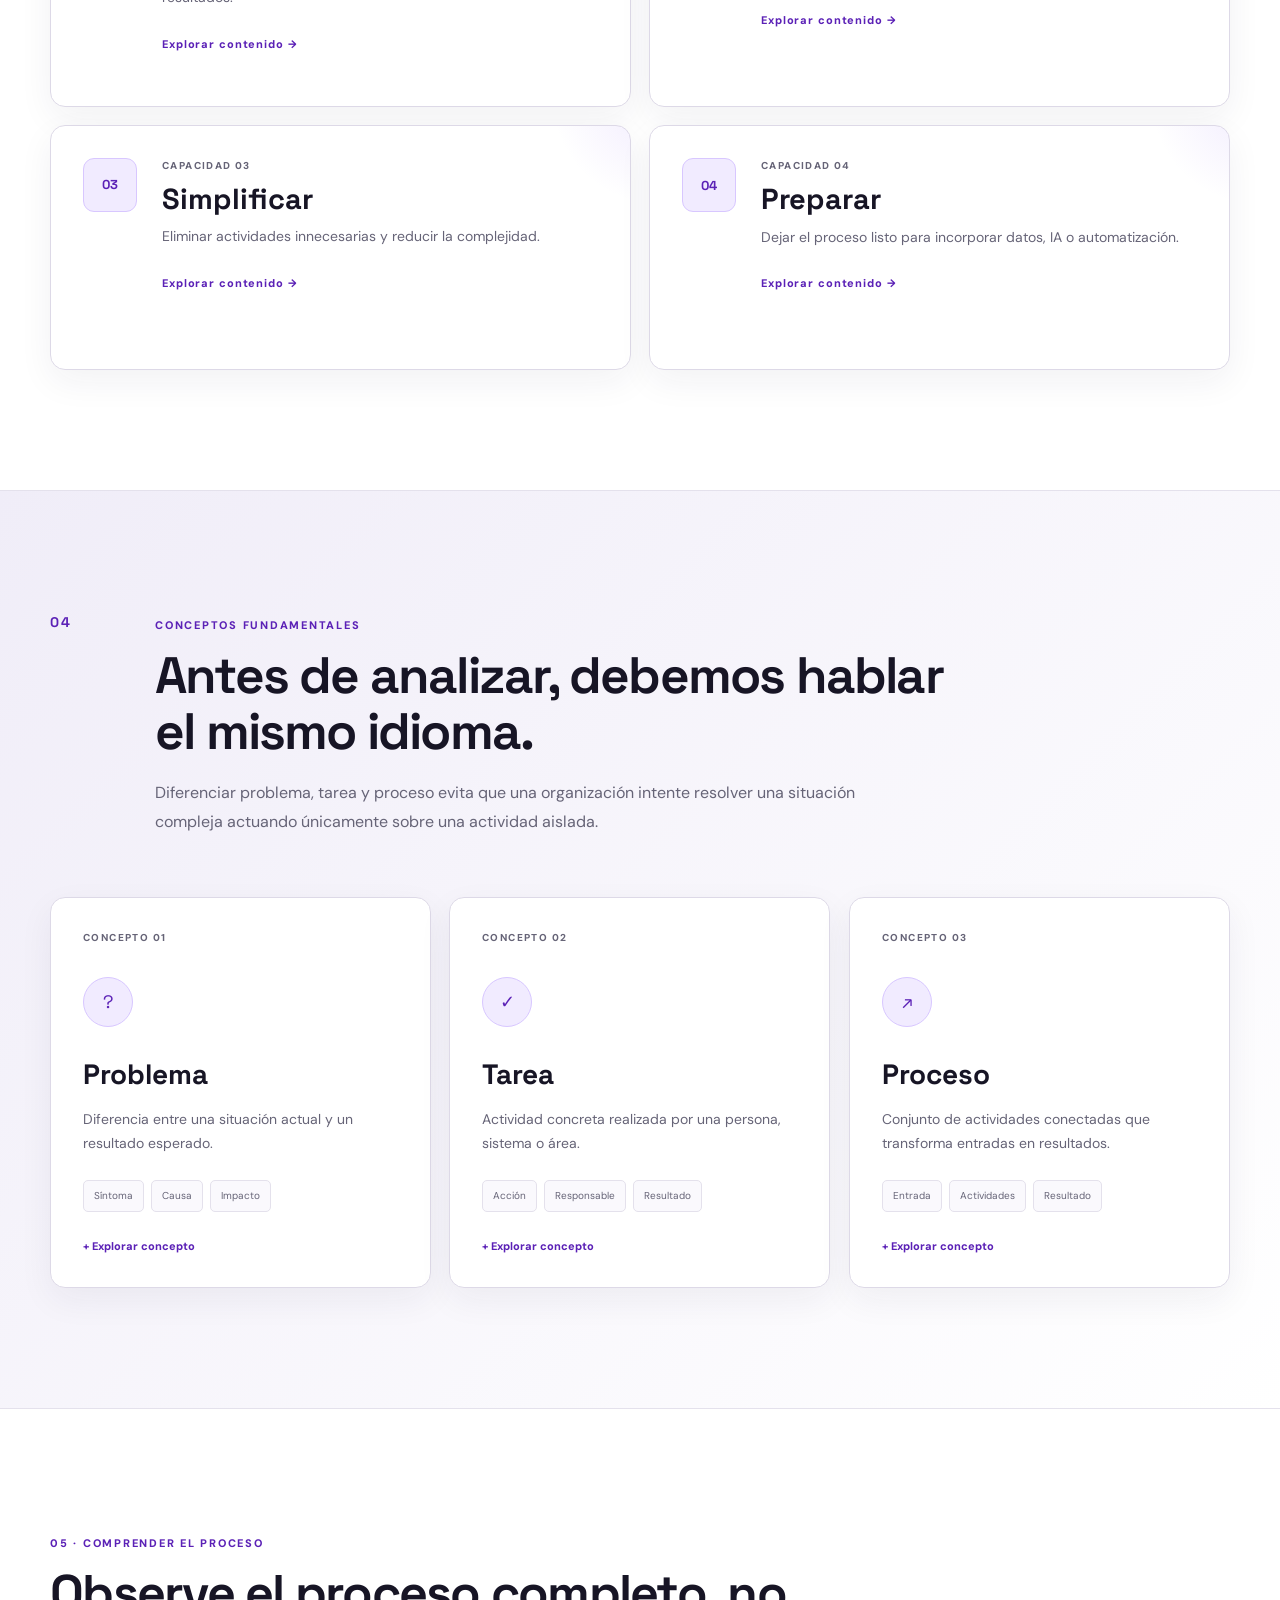
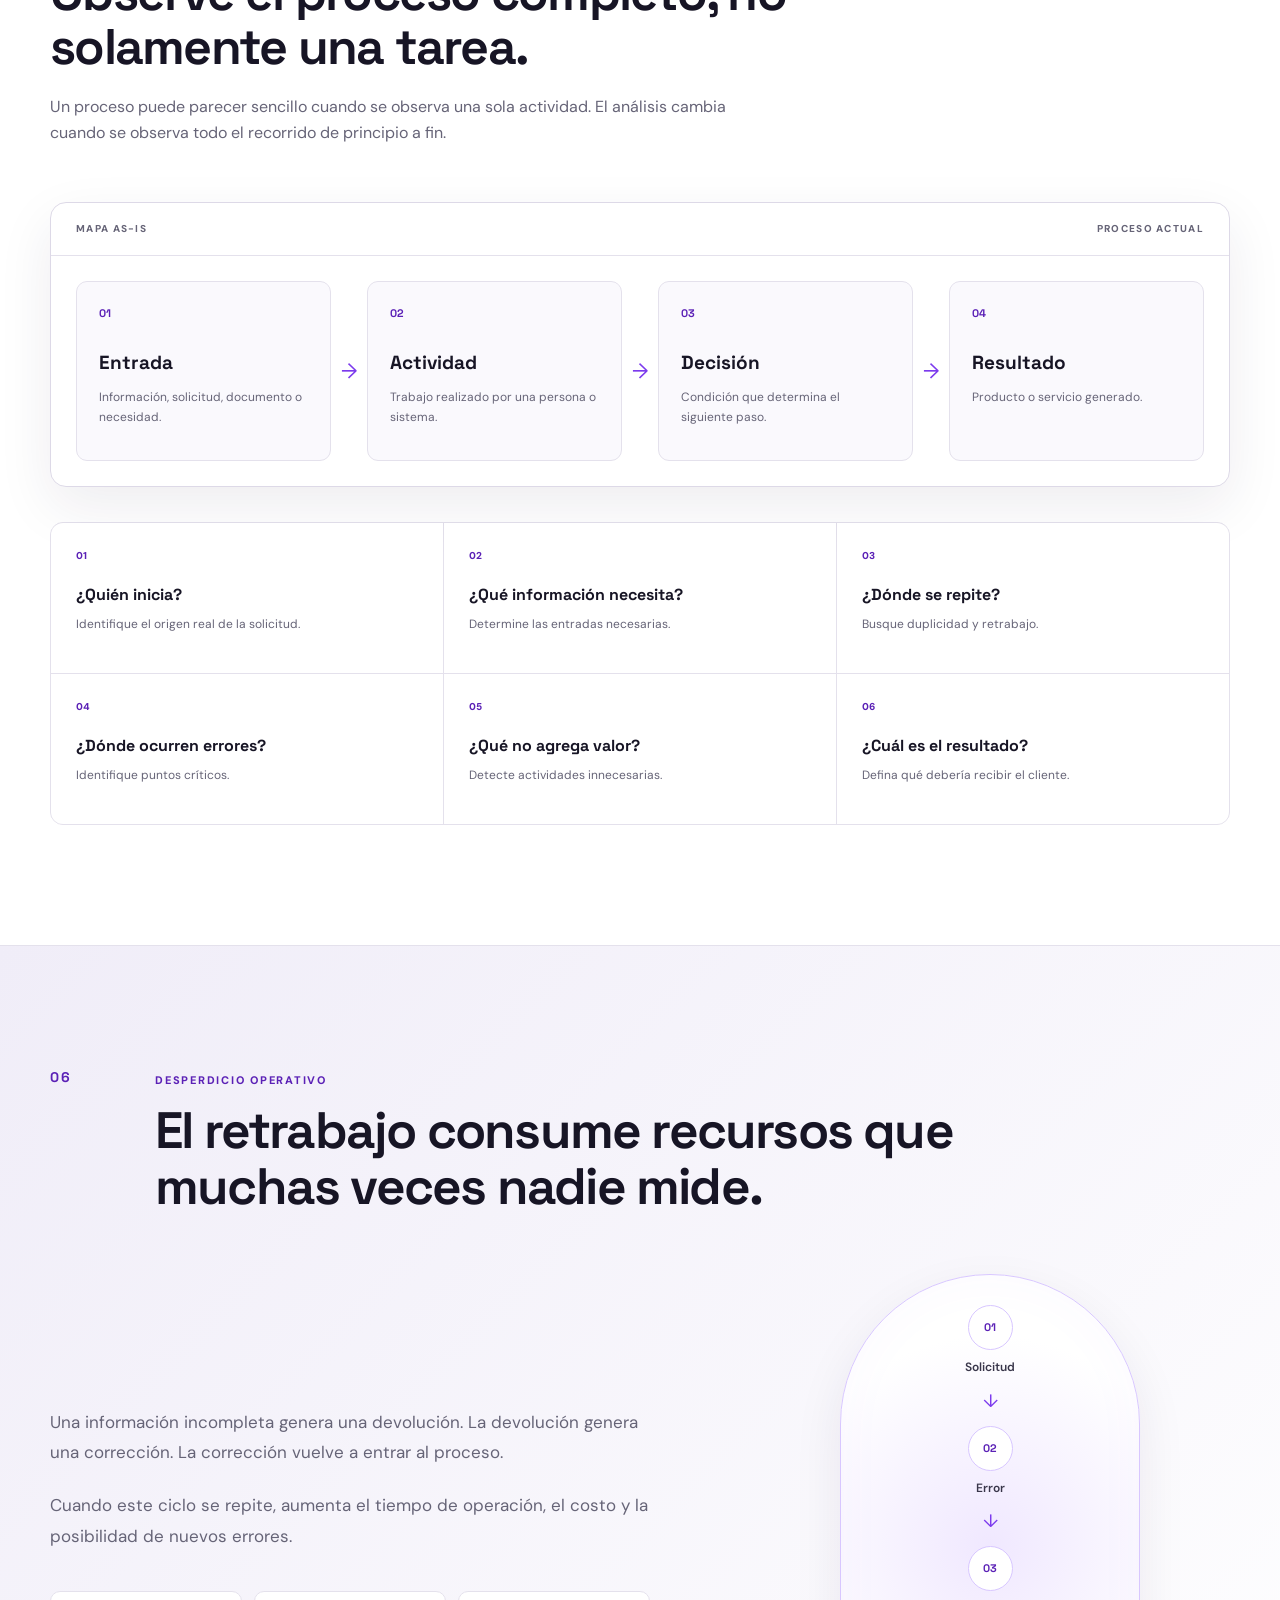
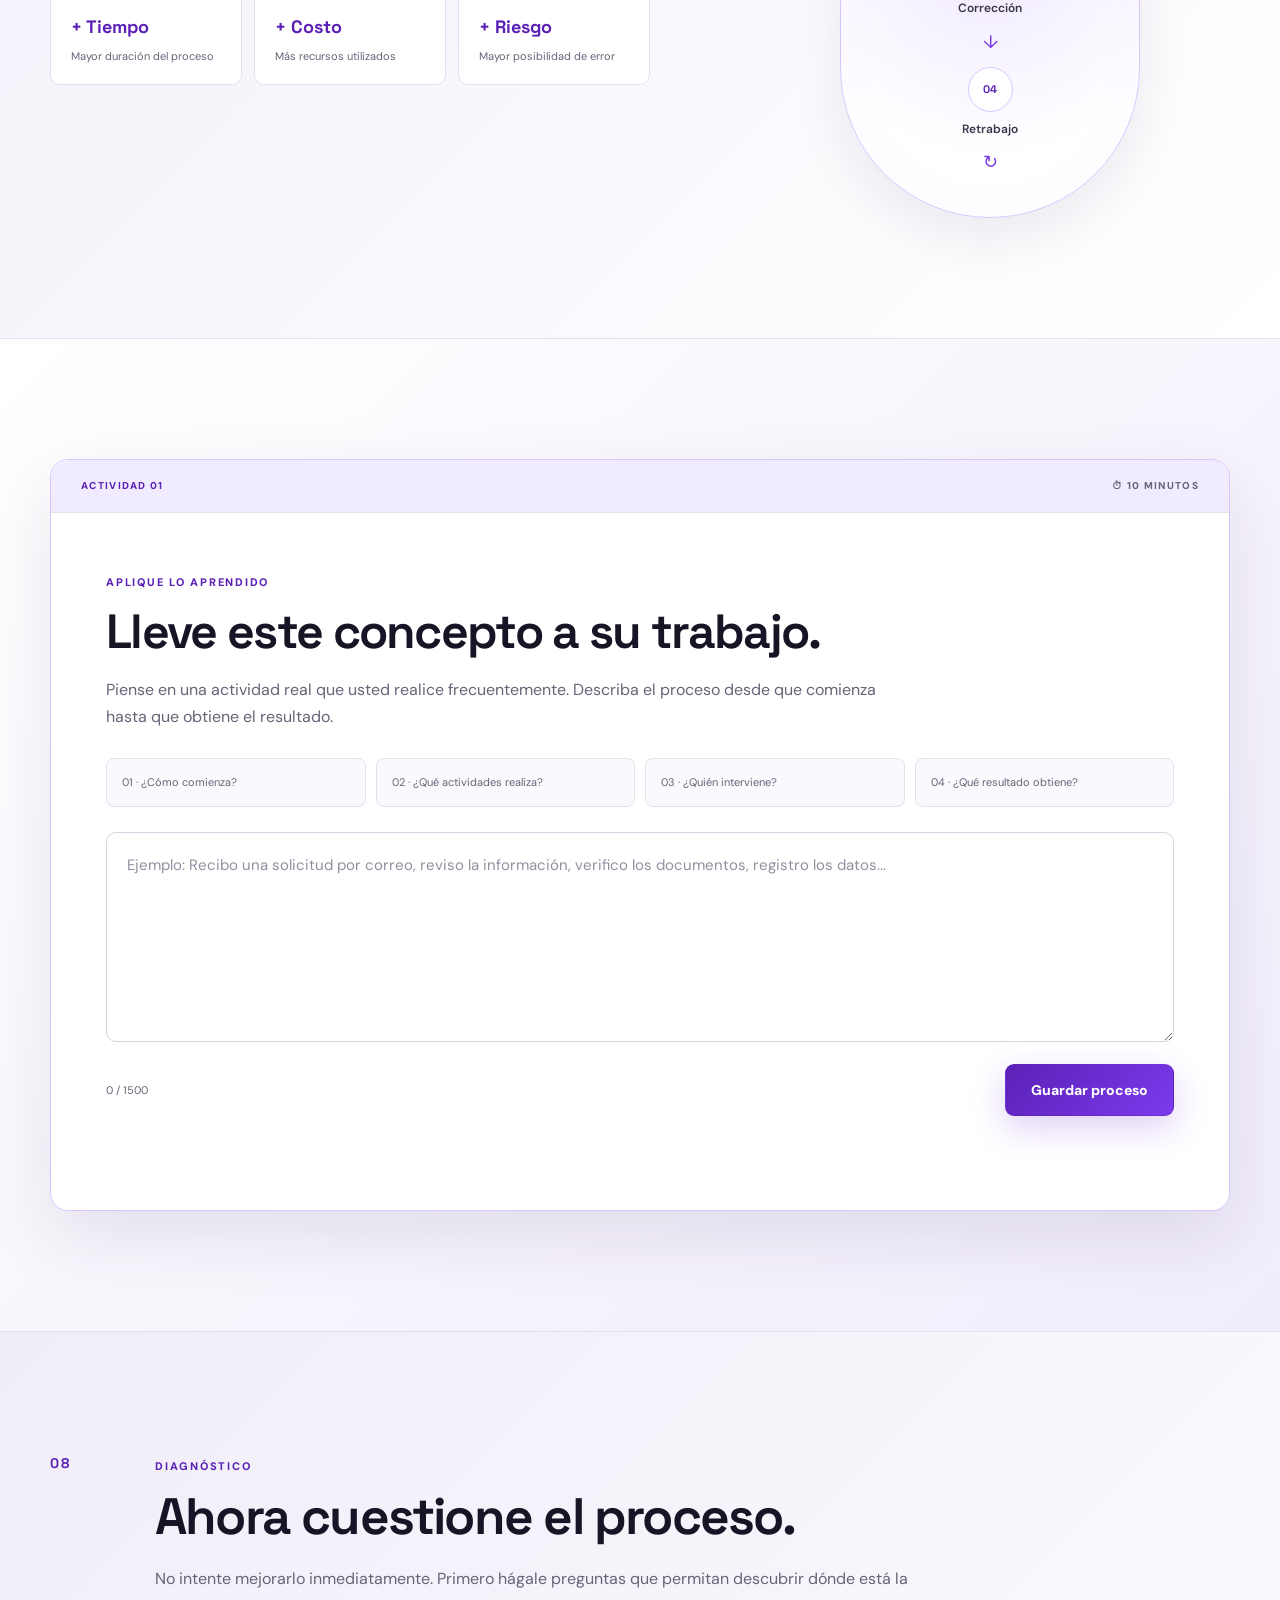
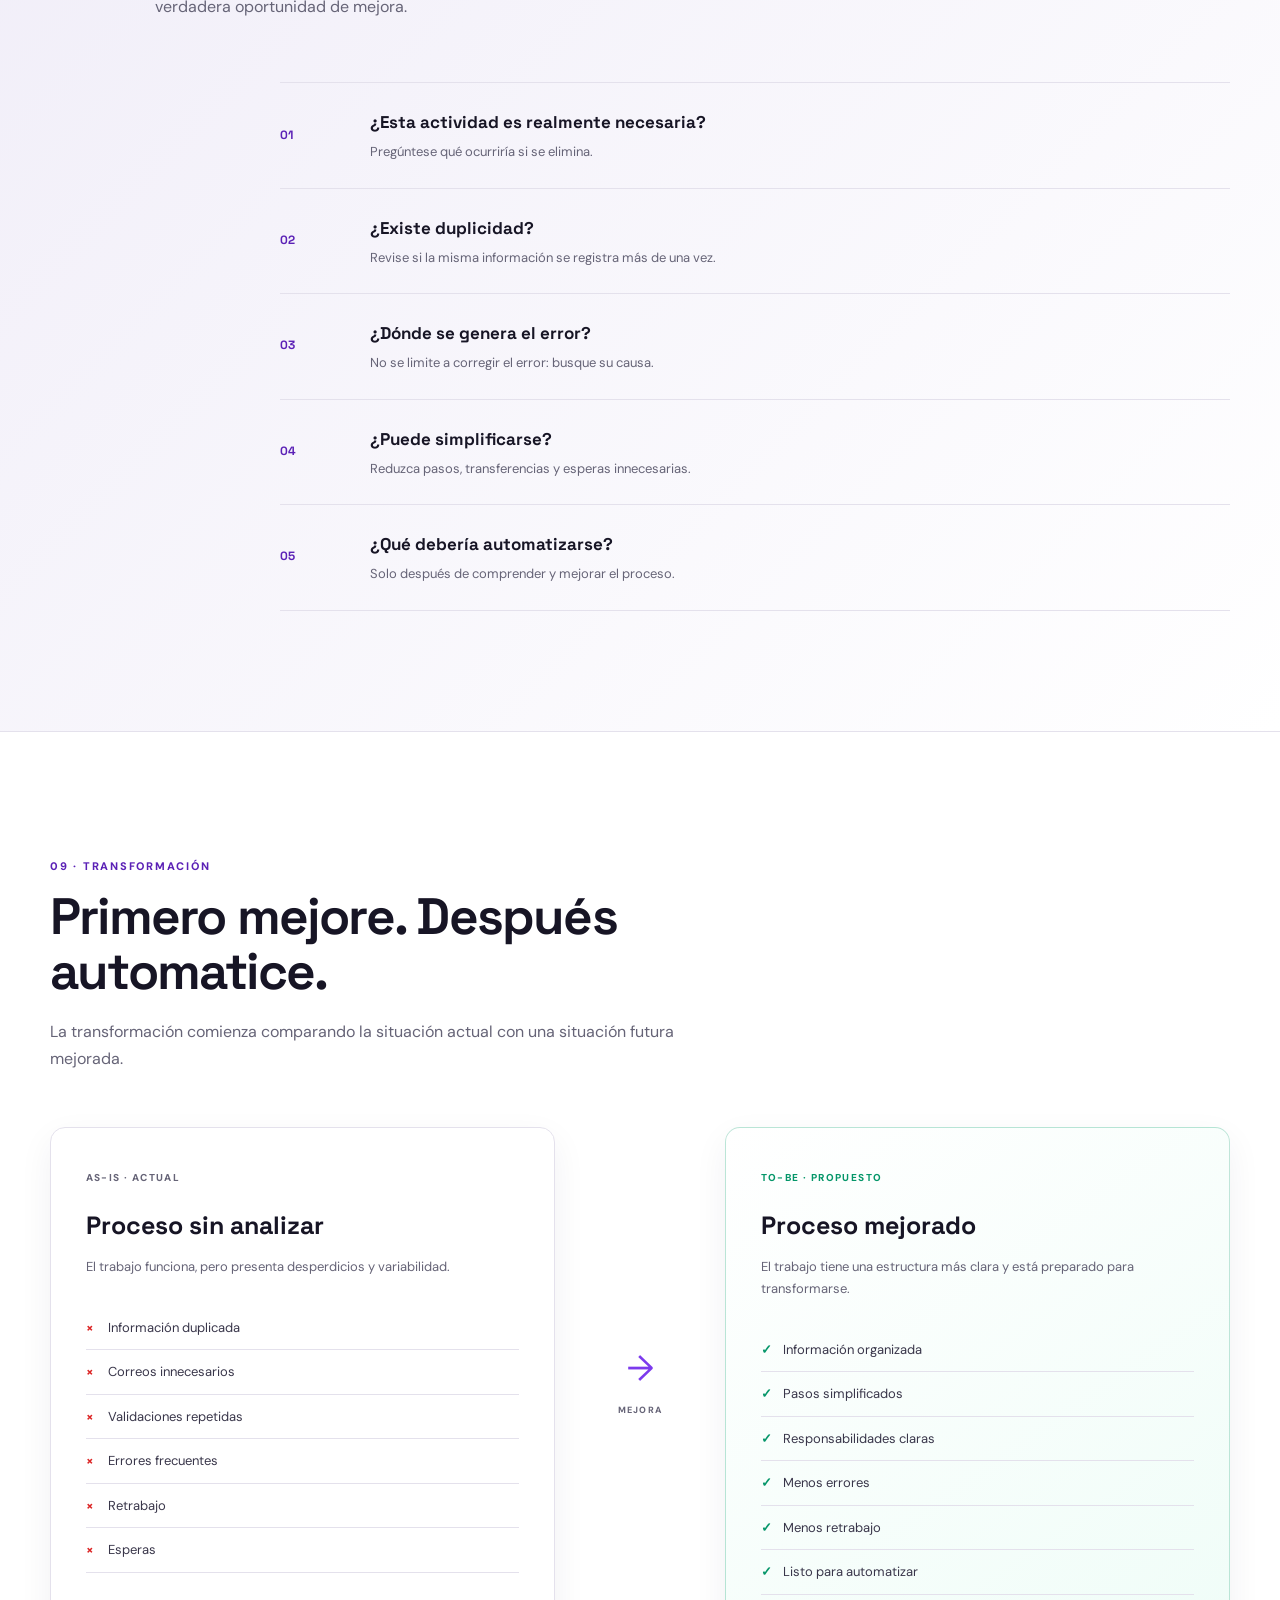
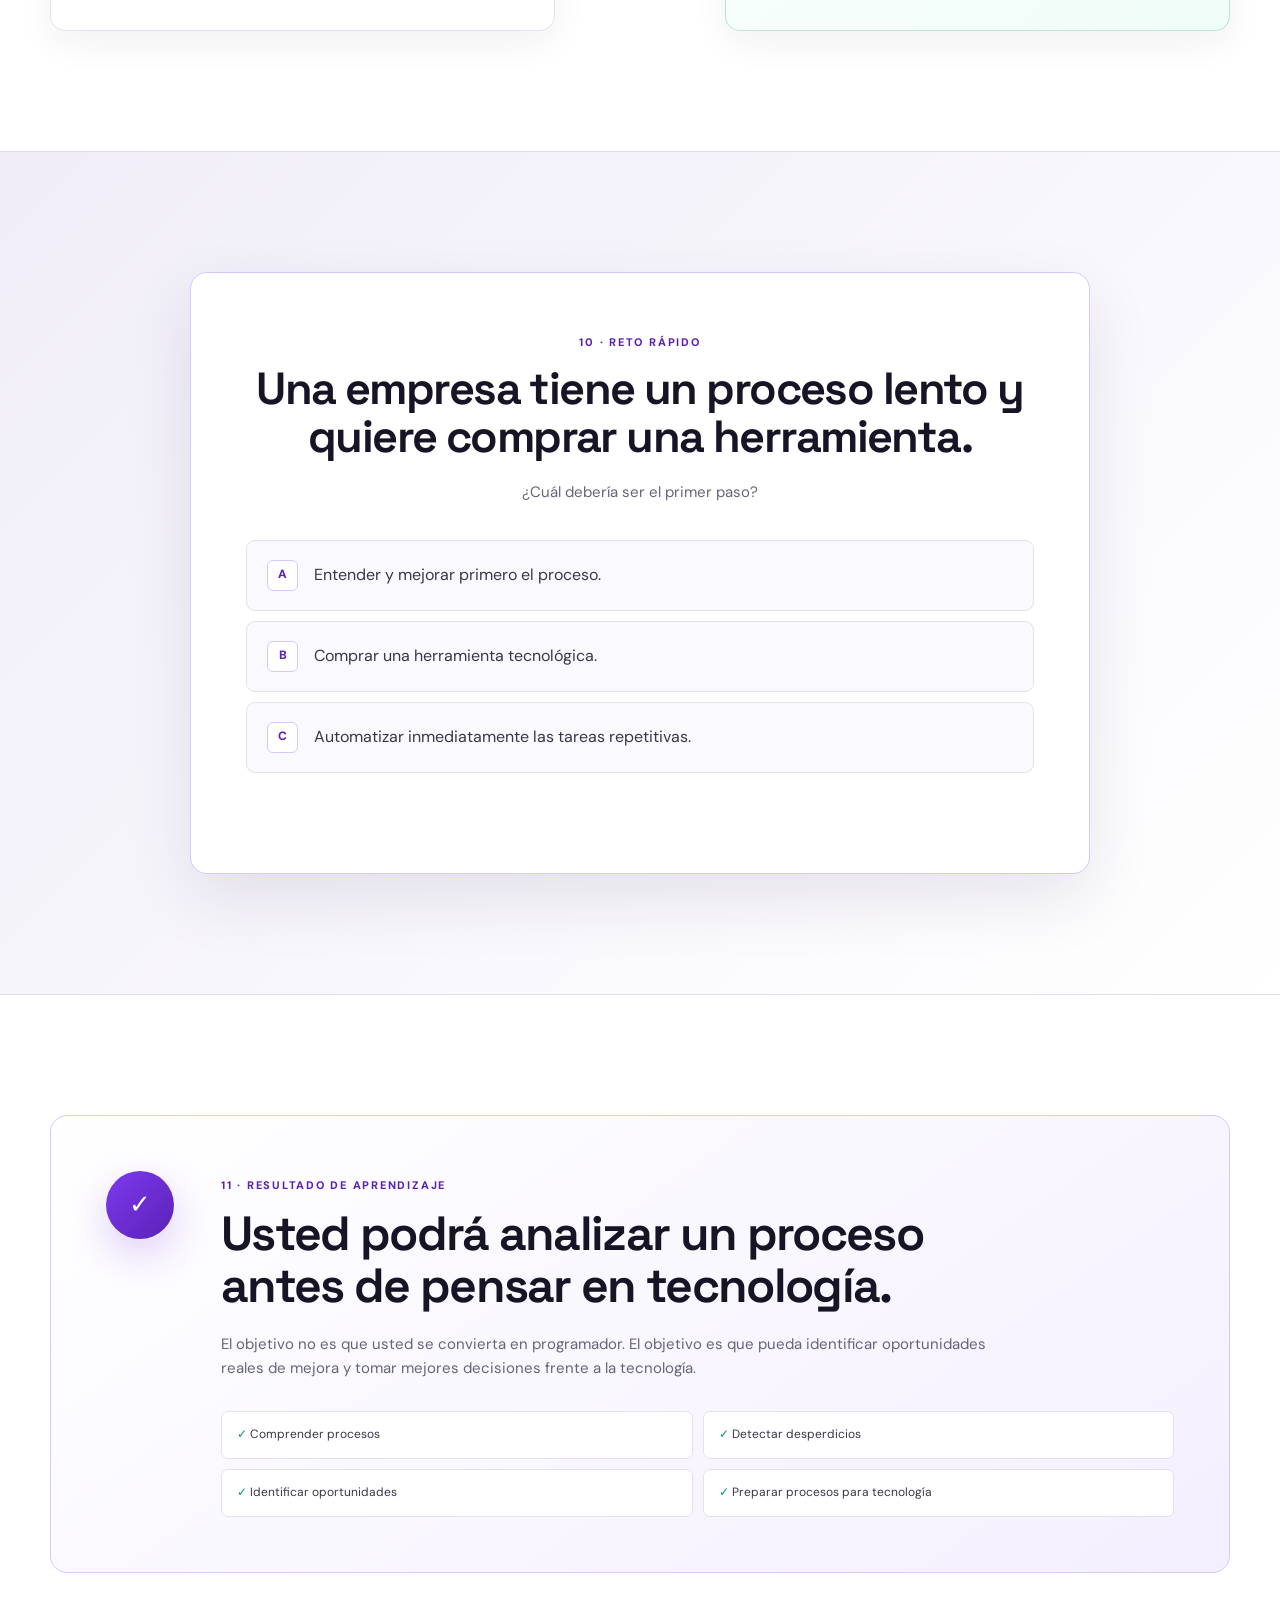
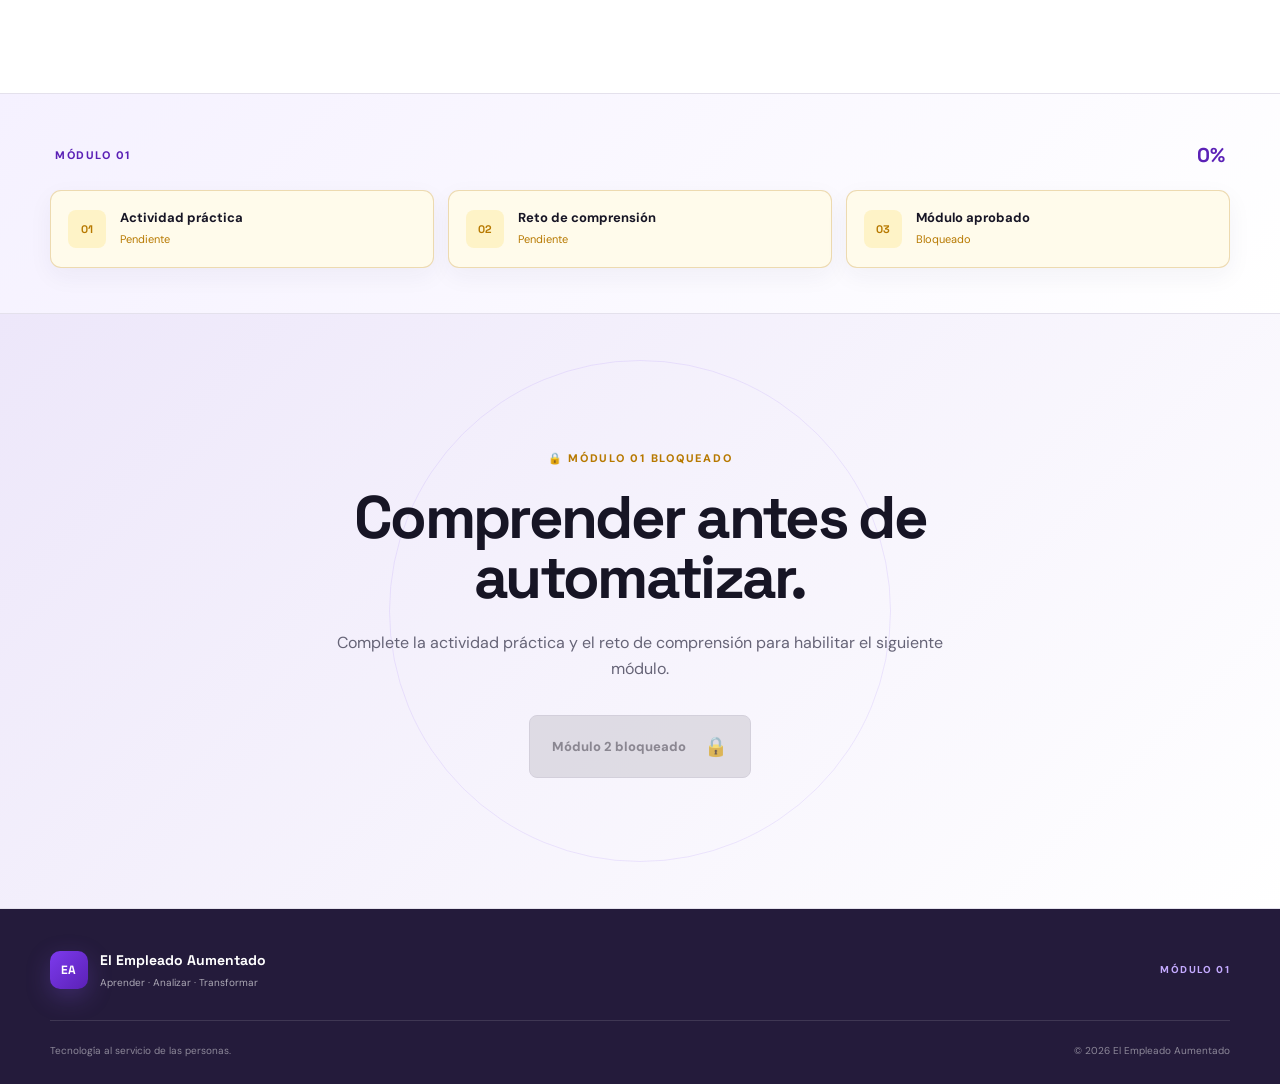
<file: modulos/modulo-1/index.html>
<!DOCTYPE html>
<html lang="es">

<head>

    <meta charset="UTF-8">
    <meta name="viewport" content="width=device-width, initial-scale=1.0">

    <!-- Google Analytics -->
    <script async src="https://www.googletagmanager.com/gtag/js?id=G-BXJEP0S8CB"></script>

    <script>
        window.dataLayer = window.dataLayer || [];

        function gtag() {
            dataLayer.push(arguments);
        }

        gtag("js", new Date());
        gtag("config", "G-BXJEP0S8CB");
    </script>

    <meta
        name="description"
        content="El Empleado Aumentado — una nueva forma de trabajar utilizando procesos, datos, Inteligencia Artificial y tecnología."
    >

    <title>El Empleado Aumentado | Corporación Baraka</title>

    <link rel="preconnect" href="https://fonts.googleapis.com">
    <link rel="preconnect" href="https://fonts.gstatic.com" crossorigin>

    <link
        href="https://fonts.googleapis.com/css2?family=DM+Sans:wght@400;500;600;700&family=Space+Grotesk:wght@400;500;600;700&display=swap"
        rel="stylesheet"
    >

    <link
        rel="stylesheet"
        href="https://cdnjs.cloudflare.com/ajax/libs/font-awesome/6.5.2/css/all.min.css"
    >

    <link rel="stylesheet" href="css/styles.css">

</head>

<body>

<main>

<section class="module-hero">

    <div class="hero-background">
        <div class="hero-orb orb-one"></div>
        <div class="hero-orb orb-two"></div>
        <div class="hero-grid"></div>
    </div>

    <div class="hero-container">

        <div class="hero-label">
            <span class="label-dot"></span>
            MÓDULO 01 · FUNDAMENTOS
        </div>

        <div class="hero-layout">

            <div class="hero-content">

                <div class="eyebrow">
                    PROCESOS · ANÁLISIS · MEJORA
                </div>

                <h1>
                    Deje de automatizar
                    <span>procesos malos.</span>
                </h1>

                <p class="hero-description">
                    Antes de incorporar tecnología, inteligencia artificial
                    o automatización, aprenda a comprender el proceso que
                    realmente está ocurriendo.
                </p>

                <button class="primary-button" id="startModule" type="button">
                    Comenzar módulo
                    <span>→</span>
                </button>

            </div>

            <div class="hero-visual">

                <div class="process-card">

                    <div class="process-card-header">
                        <span>PROCESO ACTUAL</span>
                        <span class="status">ANÁLISIS</span>
                    </div>

                    <div class="process-flow">

                        <div class="process-node">
                            <span>01</span>
                            Entrada
                        </div>

                        <div class="process-arrow">→</div>

                        <div class="process-node">
                            <span>02</span>
                            Actividad
                        </div>

                        <div class="process-arrow">→</div>

                        <div class="process-node">
                            <span>03</span>
                            Decisión
                        </div>

                        <div class="process-arrow">→</div>

                        <div class="process-node">
                            <span>04</span>
                            Resultado
                        </div>

                    </div>

                    <div class="process-warning">
                        <span>!</span>
                        ¿Realmente necesita automatización?
                    </div>

                </div>

                <div class="floating-tag tag-top">
                    AS-IS
                </div>

                <div class="floating-tag tag-bottom">
                    MEJORA CONTINUA
                </div>

            </div>

        </div>

    </div>

</section>

<section class="section intro-section" id="introduccion">

    <div class="container">

        <div class="section-heading scroll-reveal">

            <div class="section-number">
                01
            </div>

            <div>

                <span class="section-kicker">
                    PUNTO DE PARTIDA
                </span>

                <h2>
                    No todo problema necesita
                    una herramienta nueva.
                </h2>

            </div>

        </div>

        <div class="intro-grid">

            <div class="intro-main scroll-reveal">

                <p class="lead-text">
                    Cuando una organización tiene un proceso lento,
                    repetitivo o lleno de errores, la primera reacción
                    suele ser buscar una herramienta tecnológica.
                </p>

                <p>
                    Sin embargo, automatizar un proceso que está mal
                    diseñado puede hacer que los errores ocurran más
                    rápido, a mayor escala y con menor visibilidad.
                </p>

                <p>
                    El enfoque del Empleado Aumentado comienza en otro
                    punto: <strong>comprender el trabajo antes de
                    intentar transformarlo.</strong>
                </p>

            </div>

            <div class="quote-card scroll-reveal">

                <span class="quote-mark">
                    “
                </span>

                <p>
                    La tecnología puede acelerar un proceso.
                    Pero si el proceso está mal diseñado,
                    también puede acelerar el problema.
                </p>

                <span class="quote-author">
                    PRINCIPIO DEL MÓDULO
                </span>

            </div>

        </div>

    </div>

</section>

<section class="section approach-section">

    <div class="container">

        <div class="section-heading centered scroll-reveal">

            <div class="section-number">
                02
            </div>

            <div>

                <span class="section-kicker">
                    CAMBIO DE ENFOQUE
                </span>

                <h2>
                    Antes de pensar en tecnología,
                    piense en el trabajo.
                </h2>

                <p>
                    Una organización no mejora simplemente porque incorpora
                    una herramienta. Mejora cuando utiliza mejor sus recursos,
                    reduce errores, elimina desperdicios y consigue resultados
                    de manera más consistente.
                </p>

            </div>

        </div>

        <div class="approach-grid">

            <article class="approach-card scroll-reveal">

                <div class="approach-icon">
                    <span>01</span>
                </div>

                <span class="approach-label">
                    SITUACIÓN ACTUAL
                </span>

                <h3>
                    ¿Qué está ocurriendo?
                </h3>

                <p>
                    Observe el trabajo tal como realmente se realiza,
                    no solamente como aparece escrito en un procedimiento.
                </p>

                <div class="approach-line"></div>

                <strong>
                    Observe antes de intervenir.
                </strong>

            </article>

            <article class="approach-card scroll-reveal">

                <div class="approach-icon">
                    <span>02</span>
                </div>

                <span class="approach-label">
                    ANÁLISIS
                </span>

                <h3>
                    ¿Por qué ocurre?
                </h3>

                <p>
                    Identifique causas, esperas, duplicidades, errores,
                    retrabajos, transferencias y actividades que no
                    generan valor.
                </p>

                <div class="approach-line"></div>

                <strong>
                    Busque causas, no culpables.
                </strong>

            </article>

            <article class="approach-card scroll-reveal">

                <div class="approach-icon">
                    <span>03</span>
                </div>

                <span class="approach-label">
                    MEJORA
                </span>

                <h3>
                    ¿Qué puede cambiar?
                </h3>

                <p>
                    Elimine pasos innecesarios, simplifique actividades,
                    organice la información y defina responsabilidades.
                </p>

                <div class="approach-line"></div>

                <strong>
                    Simplifique antes de digitalizar.
                </strong>

            </article>

            <article class="approach-card scroll-reveal">

                <div class="approach-icon">
                    <span>04</span>
                </div>

                <span class="approach-label">
                    TECNOLOGÍA
                </span>

                <h3>
                    ¿Qué vale la pena automatizar?
                </h3>

                <p>
                    Solo después del análisis se puede determinar si
                    conviene utilizar IA, automatización, analítica,
                    software o herramientas digitales.
                </p>

                <div class="approach-line"></div>

                <strong>
                    La tecnología debe resolver una necesidad.
                </strong>

            </article>

        </div>

        <div class="approach-principle scroll-reveal">

            <div class="approach-principle-mark">
                →
            </div>

            <div>

                <span>
                    PRINCIPIO DE TRANSFORMACIÓN
                </span>

                <strong>
                    Comprender → Analizar → Simplificar → Automatizar
                </strong>

            </div>

        </div>

    </div>

</section>

<section class="section learning-section">

    <div class="container">

        <div class="section-heading centered scroll-reveal">

            <span class="section-kicker">
                03 · CAPACIDADES
            </span>

            <h2>
                Cuatro capacidades antes de automatizar
            </h2>

            <p>
                Haga clic en cada tema para acceder a una explicación
                profesional, ejemplos y criterios de aplicación.
            </p>

        </div>

        <div class="learning-grid">

            <button class="learning-card modal-trigger scroll-reveal" data-modal="modal-identificar" type="button">

                <span class="learning-icon">
                    01
                </span>

                <span class="learning-card-content">

                    <span class="learning-card-number">
                        CAPACIDAD 01
                    </span>

                    <strong>
                        Identificar
                    </strong>

                    <span>
                        Reconocer el proceso, sus actores,
                        entradas, actividades y resultados.
                    </span>

                    <small>
                        Explorar contenido →
                    </small>

                </span>

            </button>

            <button class="learning-card modal-trigger scroll-reveal" data-modal="modal-analizar" type="button">

                <span class="learning-icon">
                    02
                </span>

                <span class="learning-card-content">

                    <span class="learning-card-number">
                        CAPACIDAD 02
                    </span>

                    <strong>
                        Analizar
                    </strong>

                    <span>
                        Encontrar errores, desperdicios,
                        cuellos de botella y retrabajos.
                    </span>

                    <small>
                        Explorar contenido →
                    </small>

                </span>

            </button>

            <button class="learning-card modal-trigger scroll-reveal" data-modal="modal-simplificar" type="button">

                <span class="learning-icon">
                    03
                </span>

                <span class="learning-card-content">

                    <span class="learning-card-number">
                        CAPACIDAD 03
                    </span>

                    <strong>
                        Simplificar
                    </strong>

                    <span>
                        Eliminar actividades innecesarias
                        y reducir la complejidad.
                    </span>

                    <small>
                        Explorar contenido →
                    </small>

                </span>

            </button>

            <button class="learning-card modal-trigger scroll-reveal" data-modal="modal-preparar" type="button">

                <span class="learning-icon">
                    04
                </span>

                <span class="learning-card-content">

                    <span class="learning-card-number">
                        CAPACIDAD 04
                    </span>

                    <strong>
                        Preparar
                    </strong>

                    <span>
                        Dejar el proceso listo para incorporar
                        datos, IA o automatización.
                    </span>

                    <small>
                        Explorar contenido →
                    </small>

                </span>

            </button>

        </div>

    </div>

</section>

<section class="section definitions-section">

    <div class="container">

        <div class="section-heading scroll-reveal">

            <div class="section-number">
                04
            </div>

            <div>

                <span class="section-kicker">
                    CONCEPTOS FUNDAMENTALES
                </span>

                <h2>
                    Antes de analizar,
                    debemos hablar el mismo idioma.
                </h2>

                <p>
                    Diferenciar problema, tarea y proceso evita que una
                    organización intente resolver una situación compleja
                    actuando únicamente sobre una actividad aislada.
                </p>

            </div>

        </div>

        <div class="definition-grid">

            <button class="definition-card modal-trigger scroll-reveal" data-modal="modal-problema" type="button">

                <span class="definition-label">
                    CONCEPTO 01
                </span>

                <span class="definition-icon">
                    ?
                </span>

                <h3>
                    Problema
                </h3>

                <p>
                    Diferencia entre una situación actual y
                    un resultado esperado.
                </p>

                <div class="definition-detail">
                    <span>Síntoma</span>
                    <span>Causa</span>
                    <span>Impacto</span>
                </div>

                <span class="definition-example">
                    + Explorar concepto
                </span>

            </button>

            <button class="definition-card modal-trigger scroll-reveal" data-modal="modal-tarea" type="button">

                <span class="definition-label">
                    CONCEPTO 02
                </span>

                <span class="definition-icon">
                    ✓
                </span>

                <h3>
                    Tarea
                </h3>

                <p>
                    Actividad concreta realizada por una persona,
                    sistema o área.
                </p>

                <div class="definition-detail">
                    <span>Acción</span>
                    <span>Responsable</span>
                    <span>Resultado</span>
                </div>

                <span class="definition-example">
                    + Explorar concepto
                </span>

            </button>

            <button class="definition-card modal-trigger scroll-reveal" data-modal="modal-proceso" type="button">

                <span class="definition-label">
                    CONCEPTO 03
                </span>

                <span class="definition-icon">
                    ↗
                </span>

                <h3>
                    Proceso
                </h3>

                <p>
                    Conjunto de actividades conectadas que transforma
                    entradas en resultados.
                </p>

                <div class="definition-detail">
                    <span>Entrada</span>
                    <span>Actividades</span>
                    <span>Resultado</span>
                </div>

                <span class="definition-example">
                    + Explorar concepto
                </span>

            </button>

        </div>

    </div>

</section>

<section class="section map-section" id="proceso">

    <div class="container">

        <div class="map-intro scroll-reveal">

            <span class="section-kicker">
                05 · COMPRENDER EL PROCESO
            </span>

            <h2>
                Observe el proceso completo,
                no solamente una tarea.
            </h2>

            <p>
                Un proceso puede parecer sencillo cuando se observa
                una sola actividad. El análisis cambia cuando se
                observa todo el recorrido de principio a fin.
            </p>

        </div>

        <div class="process-map scroll-reveal">

            <div class="map-header">
                <span>MAPA AS-IS</span>
                <span>PROCESO ACTUAL</span>
            </div>

            <div class="map-flow">

                <div class="map-step">
                    <span>01</span>
                    <strong>Entrada</strong>
                    <small>
                        Información, solicitud,
                        documento o necesidad.
                    </small>
                </div>

                <div class="map-connector">→</div>

                <div class="map-step">
                    <span>02</span>
                    <strong>Actividad</strong>
                    <small>
                        Trabajo realizado por
                        una persona o sistema.
                    </small>
                </div>

                <div class="map-connector">→</div>

                <div class="map-step">
                    <span>03</span>
                    <strong>Decisión</strong>
                    <small>
                        Condición que determina
                        el siguiente paso.
                    </small>
                </div>

                <div class="map-connector">→</div>

                <div class="map-step">
                    <span>04</span>
                    <strong>Resultado</strong>
                    <small>
                        Producto o servicio
                        generado.
                    </small>
                </div>

            </div>

        </div>

        <div class="questions-grid">

            <div class="question-item scroll-reveal">
                <span>01</span>
                <strong>¿Quién inicia?</strong>
                <p>Identifique el origen real de la solicitud.</p>
            </div>

            <div class="question-item scroll-reveal">
                <span>02</span>
                <strong>¿Qué información necesita?</strong>
                <p>Determine las entradas necesarias.</p>
            </div>

            <div class="question-item scroll-reveal">
                <span>03</span>
                <strong>¿Dónde se repite?</strong>
                <p>Busque duplicidad y retrabajo.</p>
            </div>

            <div class="question-item scroll-reveal">
                <span>04</span>
                <strong>¿Dónde ocurren errores?</strong>
                <p>Identifique puntos críticos.</p>
            </div>

            <div class="question-item scroll-reveal">
                <span>05</span>
                <strong>¿Qué no agrega valor?</strong>
                <p>Detecte actividades innecesarias.</p>
            </div>

            <div class="question-item scroll-reveal">
                <span>06</span>
                <strong>¿Cuál es el resultado?</strong>
                <p>Defina qué debería recibir el cliente.</p>
            </div>

        </div>

    </div>

</section>

<section class="section rework-section">

    <div class="container">

        <div class="section-heading scroll-reveal">

            <div class="section-number">
                06
            </div>

            <div>

                <span class="section-kicker">
                    DESPERDICIO OPERATIVO
                </span>

                <h2>
                    El retrabajo consume recursos
                    que muchas veces nadie mide.
                </h2>

            </div>

        </div>

        <div class="rework-layout">

            <div class="rework-content scroll-reveal">

                <p>
                    Una información incompleta genera una devolución.
                    La devolución genera una corrección. La corrección
                    vuelve a entrar al proceso.
                </p>

                <p>
                    Cuando este ciclo se repite, aumenta el tiempo de
                    operación, el costo y la posibilidad de nuevos errores.
                </p>

                <div class="rework-metrics">

                    <div>
                        <strong>+ Tiempo</strong>
                        <span>Mayor duración del proceso</span>
                    </div>

                    <div>
                        <strong>+ Costo</strong>
                        <span>Más recursos utilizados</span>
                    </div>

                    <div>
                        <strong>+ Riesgo</strong>
                        <span>Mayor posibilidad de error</span>
                    </div>

                </div>

            </div>

            <div class="rework-visual scroll-reveal">

                <div class="rework-loop">

                    <div class="loop-number">01</div>
                    <span>Solicitud</span>

                    <div class="loop-arrow">↓</div>

                    <div class="loop-number">02</div>
                    <span>Error</span>

                    <div class="loop-arrow">↓</div>

                    <div class="loop-number">03</div>
                    <span>Corrección</span>

                    <div class="loop-arrow">↓</div>

                    <div class="loop-number">04</div>
                    <span>Retrabajo</span>

                    <div class="loop-arrow">↻</div>

                </div>

            </div>

        </div>

    </div>

</section>

<section class="section activity-section" id="actividad">

    <div class="container">

        <div class="activity-card scroll-reveal">

            <div class="activity-top">

                <span class="activity-label">
                    ACTIVIDAD 01
                </span>

                <span class="activity-time">
                    ⏱ 10 MINUTOS
                </span>

            </div>

            <div class="activity-content">

                <span class="section-kicker">
                    APLIQUE LO APRENDIDO
                </span>

                <h2 class="activity-title">
                    Lleve este concepto a su trabajo.
                </h2>

                <p class="activity-instructions">
                    Piense en una actividad real que usted realice
                    frecuentemente. Describa el proceso desde que
                    comienza hasta que obtiene el resultado.
                </p>

                <div class="activity-guidance">

                    <span>01 · ¿Cómo comienza?</span>
                    <span>02 · ¿Qué actividades realiza?</span>
                    <span>03 · ¿Quién interviene?</span>
                    <span>04 · ¿Qué resultado obtiene?</span>

                </div>

                <textarea
                    id="processInput"
                    class="activity-input"
                    maxlength="1500"
                    placeholder="Ejemplo: Recibo una solicitud por correo, reviso la información, verifico los documentos, registro los datos..."
                ></textarea>

                <div class="input-footer">

                    <span id="inputCounter">
                        0 / 1500
                    </span>

                    <button
                        class="primary-button"
                        id="saveProcess"
                        type="button">
                        Guardar proceso
                    </button>

                </div>

                <div id="processFeedback" class="process-feedback"></div>

            </div>

        </div>

    </div>

</section>

<section class="section improvement-section">

    <div class="container">

        <div class="section-heading scroll-reveal">

            <div class="section-number">
                08
            </div>

            <div>

                <span class="section-kicker">
                    DIAGNÓSTICO
                </span>

                <h2>
                    Ahora cuestione el proceso.
                </h2>

                <p>
                    No intente mejorarlo inmediatamente. Primero hágale
                    preguntas que permitan descubrir dónde está la
                    verdadera oportunidad de mejora.
                </p>

            </div>

        </div>

        <div class="improvement-list">

            <div class="improvement-item scroll-reveal">
                <span class="improvement-number">01</span>
                <div>
                    <strong>¿Esta actividad es realmente necesaria?</strong>
                    <p>Pregúntese qué ocurriría si se elimina.</p>
                </div>
            </div>

            <div class="improvement-item scroll-reveal">
                <span class="improvement-number">02</span>
                <div>
                    <strong>¿Existe duplicidad?</strong>
                    <p>Revise si la misma información se registra más de una vez.</p>
                </div>
            </div>

            <div class="improvement-item scroll-reveal">
                <span class="improvement-number">03</span>
                <div>
                    <strong>¿Dónde se genera el error?</strong>
                    <p>No se limite a corregir el error: busque su causa.</p>
                </div>
            </div>

            <div class="improvement-item scroll-reveal">
                <span class="improvement-number">04</span>
                <div>
                    <strong>¿Puede simplificarse?</strong>
                    <p>Reduzca pasos, transferencias y esperas innecesarias.</p>
                </div>
            </div>

            <div class="improvement-item scroll-reveal">
                <span class="improvement-number">05</span>
                <div>
                    <strong>¿Qué debería automatizarse?</strong>
                    <p>Solo después de comprender y mejorar el proceso.</p>
                </div>
            </div>

        </div>

    </div>

</section>

<section class="section transformation-section">

    <div class="container">

        <div class="transformation-header scroll-reveal">

            <span class="section-kicker">
                09 · TRANSFORMACIÓN
            </span>

            <h2>
                Primero mejore.
                Después automatice.
            </h2>

            <p>
                La transformación comienza comparando la situación
                actual con una situación futura mejorada.
            </p>

        </div>

        <div class="transformation-grid">

            <div class="transformation-column before scroll-reveal">

                <span class="column-label">
                    AS-IS · ACTUAL
                </span>

                <h3>
                    Proceso sin analizar
                </h3>

                <p>
                    El trabajo funciona, pero presenta
                    desperdicios y variabilidad.
                </p>

                <ul>
                    <li>Información duplicada</li>
                    <li>Correos innecesarios</li>
                    <li>Validaciones repetidas</li>
                    <li>Errores frecuentes</li>
                    <li>Retrabajo</li>
                    <li>Esperas</li>
                </ul>

            </div>

            <div class="transformation-middle scroll-reveal">

                <span>→</span>

                <small>
                    MEJORA
                </small>

            </div>

            <div class="transformation-column after scroll-reveal">

                <span class="column-label">
                    TO-BE · PROPUESTO
                </span>

                <h3>
                    Proceso mejorado
                </h3>

                <p>
                    El trabajo tiene una estructura más clara
                    y está preparado para transformarse.
                </p>

                <ul>
                    <li>Información organizada</li>
                    <li>Pasos simplificados</li>
                    <li>Responsabilidades claras</li>
                    <li>Menos errores</li>
                    <li>Menos retrabajo</li>
                    <li>Listo para automatizar</li>
                </ul>

            </div>

        </div>

    </div>

</section>

<section class="section challenge-section">

    <div class="container">

        <div class="challenge-card scroll-reveal">

            <span class="section-kicker">
                10 · RETO RÁPIDO
            </span>

            <h2 class="challenge-heading">
                Una empresa tiene un proceso lento
                y quiere comprar una herramienta.
            </h2>

            <p>
                ¿Cuál debería ser el primer paso?
            </p>

            <div class="challenge-options">

                <button class="challenge-option" data-correct="false" type="button">
                    <span>A</span>
                    Comprar una herramienta tecnológica.
                </button>

                <button class="challenge-option" data-correct="true" type="button">
                    <span>B</span>
                    Entender y mejorar primero el proceso.
                </button>

                <button class="challenge-option" data-correct="false" type="button">
                    <span>C</span>
                    Automatizar inmediatamente las tareas repetitivas.
                </button>

            </div>

            <div id="challengeFeedback" class="challenge-feedback"></div>

        </div>

    </div>

</section>

<section class="section result-section">

    <div class="container">

        <div class="result-card scroll-reveal">

            <div class="result-icon">
                ✓
            </div>

            <div class="result-content">

                <span class="section-kicker">
                    11 · RESULTADO DE APRENDIZAJE
                </span>

                <h2>
                    Usted podrá analizar un proceso
                    antes de pensar en tecnología.
                </h2>

                <p>
                    El objetivo no es que usted se convierta en
                    programador. El objetivo es que pueda identificar
                    oportunidades reales de mejora y tomar mejores
                    decisiones frente a la tecnología.
                </p>

                <div class="result-points">

                    <span>✓ Comprender procesos</span>
                    <span>✓ Detectar desperdicios</span>
                    <span>✓ Identificar oportunidades</span>
                    <span>✓ Preparar procesos para tecnología</span>

                </div>

            </div>

        </div>

    </div>

</section>

<section class="section module-status-section" id="moduleStatus">

    <div class="container">

        <div class="module-progress-info">
            <span>MÓDULO 01</span>
            <strong id="progressPercentage">0%</strong>
        </div>

        <div class="module-requirements">

            <div class="requirement-item" id="requirementActivity">
                <span>01</span>
                <div>
                    <strong>Actividad práctica</strong>
                    <small>Pendiente</small>
                </div>
            </div>

            <div class="requirement-item" id="requirementChallenge">
                <span>02</span>
                <div>
                    <strong>Reto de comprensión</strong>
                    <small>Pendiente</small>
                </div>
            </div>

            <div class="requirement-item" id="requirementModule">
                <span>03</span>
                <div>
                    <strong>Módulo aprobado</strong>
                    <small>Bloqueado</small>
                </div>
            </div>

        </div>

    </div>

</section>

<section class="module-complete" id="moduleComplete">

    <div class="complete-content">

        <span class="complete-label" id="completionLabel">
            MÓDULO 01 BLOQUEADO
        </span>

        <h2>
            Comprender antes de automatizar.
        </h2>

        <p id="completionMessage">
            Complete la actividad práctica y el reto de comprensión
            para habilitar el siguiente módulo.
        </p>

        <a
            href="../modulo-2/index.html"
            class="next-module-button"
            id="nextModuleButton"
            aria-disabled="true">

            Módulo 2 bloqueado

            <span>
                🔒
            </span>

        </a>

    </div>

</section>

</main>

<footer class="module-footer">

    <div class="container">

        <div class="footer-main">

            <div class="footer-brand">

                <span class="brand-mark">
                    EA
                </span>

                <div>

                    <strong>
                        El Empleado Aumentado
                    </strong>

                    <span>
                        Aprender · Analizar · Transformar
                    </span>

                </div>

            </div>

            <div class="footer-module">
                MÓDULO 01
            </div>

        </div>

        <div class="footer-bottom">

            <span>
                Tecnología al servicio de las personas.
            </span>

            <span>
                © 2026 El Empleado Aumentado
            </span>

        </div>

    </div>

</footer>

<div class="modal" id="modal-identificar" aria-hidden="true">

    <div class="modal-overlay"></div>

    <div class="modal-window">

        <button class="modal-close" aria-label="Cerrar" type="button">
            ×
        </button>

        <div class="modal-header">

            <span class="modal-number">
                01
            </span>

            <div>

                <span class="modal-kicker">
                    CAPACIDAD FUNDAMENTAL
                </span>

                <h2>
                    Identificar
                </h2>

            </div>

        </div>

        <div class="modal-content">

            <h3>¿Qué significa identificar un proceso?</h3>

            <p>
                Identificar un proceso significa establecer con claridad
                qué situación da origen al trabajo, quién interviene,
                qué información se recibe, qué actividades se realizan
                y cuál es el resultado esperado.
            </p>

            <p>
                No basta con preguntar “¿qué hace usted?”. El análisis
                debe permitir comprender el recorrido completo del trabajo,
                desde la entrada hasta la salida.
            </p>

            <div class="modal-highlight">

                <strong>
                    Desde la Ingeniería Industrial
                </strong>

                <p>
                    La identificación del proceso permite establecer
                    una línea base del funcionamiento actual, conocida
                    como <strong>AS-IS</strong>. Esta línea base permite
                    determinar posteriormente qué debe mantenerse,
                    eliminarse, simplificarse o transformarse.
                </p>

            </div>

            <h3>Ejemplo empresarial</h3>

            <p>
                Imagine que una organización recibe solicitudes de clientes
                por correo electrónico, llamadas y mensajes. Una reacción
                inmediata podría ser desarrollar una aplicación.
            </p>

            <p>
                Sin embargo, antes debemos identificar cómo ingresan las
                solicitudes, quién las registra, cómo se clasifican,
                quién las atiende, dónde se almacena la información y
                cómo se confirma la respuesta al cliente.
            </p>

            <h3>Preguntas profesionales</h3>

            <ul class="modal-list">
                <li>¿Dónde comienza realmente el proceso?</li>
                <li>¿Quién es responsable de cada etapa?</li>
                <li>¿Qué información necesita cada actividad?</li>
                <li>¿Qué sistemas o documentos intervienen?</li>
                <li>¿Dónde termina el proceso?</li>
                <li>¿Cuál es el resultado esperado?</li>
            </ul>

            <div class="modal-key">

                <span>IDEA CLAVE</span>

                <strong>
                    No se puede mejorar aquello que todavía no se comprende.
                </strong>

            </div>

        </div>

    </div>

</div>

<div class="modal" id="modal-analizar" aria-hidden="true">

    <div class="modal-overlay"></div>

    <div class="modal-window">

        <button class="modal-close" aria-label="Cerrar" type="button">
            ×
        </button>

        <div class="modal-header">

            <span class="modal-number">
                02
            </span>

            <div>

                <span class="modal-kicker">
                    DIAGNÓSTICO
                </span>

                <h2>
                    Analizar
                </h2>

            </div>

        </div>

        <div class="modal-content">

            <h3>¿Qué significa analizar un proceso?</h3>

            <p>
                Analizar implica estudiar cómo funciona actualmente
                un proceso para encontrar causas, desviaciones,
                desperdicios, riesgos y oportunidades de mejora.
            </p>

            <p>
                El análisis debe ir más allá de identificar que
                “el proceso es lento”. La pregunta profesional es:
                <strong>¿por qué es lento?</strong>
            </p>

            <div class="modal-highlight">

                <strong>
                    El síntoma no siempre es la causa.
                </strong>

                <p>
                    Si un informe tarda tres días, el problema podría
                    no ser la generación del informe. Puede existir
                    información incompleta, registros duplicados,
                    validaciones manuales o dependencia de otra área.
                </p>

            </div>

            <h3>¿Qué debe buscar?</h3>

            <ul class="modal-list">
                <li>Cuellos de botella.</li>
                <li>Retrabajos.</li>
                <li>Esperas innecesarias.</li>
                <li>Duplicidad de información.</li>
                <li>Errores frecuentes.</li>
                <li>Actividades sin valor agregado.</li>
                <li>Transferencias excesivas entre personas.</li>
                <li>Dependencia de tareas manuales.</li>
            </ul>

            <h3>Ejemplo</h3>

            <p>
                Un colaborador necesita copiar información desde
                un correo hacia Excel y posteriormente volver a
                copiarla hacia otro sistema.
            </p>

            <p>
                El análisis debe preguntar por qué existen esas
                tres fuentes y si realmente es necesario registrar
                la misma información varias veces.
            </p>

            <div class="modal-key">

                <span>IDEA CLAVE</span>

                <strong>
                    Analizar no es encontrar culpables; es encontrar causas.
                </strong>

            </div>

        </div>

    </div>

</div>

<div class="modal" id="modal-simplificar" aria-hidden="true">

    <div class="modal-overlay"></div>

    <div class="modal-window">

        <button class="modal-close" aria-label="Cerrar" type="button">
            ×
        </button>

        <div class="modal-header">

            <span class="modal-number">
                03
            </span>

            <div>

                <span class="modal-kicker">
                    MEJORA DE PROCESOS
                </span>

                <h2>
                    Simplificar
                </h2>

            </div>

        </div>

        <div class="modal-content">

            <h3>¿Por qué simplificar antes de automatizar?</h3>

            <p>
                Simplificar significa reducir complejidad innecesaria,
                eliminar pasos que no aportan valor y reorganizar el
                trabajo para obtener el resultado con menos esfuerzo,
                tiempo y recursos.
            </p>

            <p>
                Automatizar cada paso existente no significa mejorar
                el proceso. Puede significar simplemente digitalizar
                ineficiencias.
            </p>

            <div class="modal-highlight">

                <strong>
                    Principio fundamental
                </strong>

                <p>
                    Primero elimine lo que no necesita.
                    Después simplifique lo que permanece.
                    Finalmente automatice lo que tenga sentido.
                </p>

            </div>

            <h3>Preguntas para simplificar</h3>

            <ul class="modal-list">
                <li>¿Podemos eliminar este paso?</li>
                <li>¿Podemos combinar dos actividades?</li>
                <li>¿Podemos reducir una validación?</li>
                <li>¿Podemos evitar registrar el mismo dato?</li>
                <li>¿Podemos reducir una transferencia?</li>
                <li>¿Puede la información ingresar una sola vez?</li>
            </ul>

            <h3>Ejemplo empresarial</h3>

            <p>
                Una solicitud requiere tres aprobaciones porque
                históricamente el proceso fue diseñado de esa manera.
                Sin embargo, dos de esas aprobaciones ya no tienen
                una función real.
            </p>

            <p>
                Automatizar las tres aprobaciones no solucionaría
                el problema. El primer paso sería revisar si las
                tres siguen siendo necesarias.
            </p>

            <div class="modal-key">

                <span>IDEA CLAVE</span>

                <strong>
                    Un proceso más rápido no siempre es un proceso mejor.
                    Un proceso más simple sí puede serlo.
                </strong>

            </div>

        </div>

    </div>

</div>

<div class="modal" id="modal-preparar" aria-hidden="true">

    <div class="modal-overlay"></div>

    <div class="modal-window">

        <button class="modal-close" aria-label="Cerrar" type="button">
            ×
        </button>

        <div class="modal-header">

            <span class="modal-number">
                04
            </span>

            <div>

                <span class="modal-kicker">
                    TRANSFORMACIÓN
                </span>

                <h2>
                    Preparar
                </h2>

            </div>

        </div>

        <div class="modal-content">

            <h3>¿Qué significa preparar un proceso?</h3>

            <p>
                Preparar significa establecer las condiciones necesarias
                para que una solución tecnológica pueda implementarse
                correctamente.
            </p>

            <p>
                Un proceso preparado tiene actividades claras,
                responsabilidades definidas, información estructurada
                y criterios de resultado conocidos.
            </p>

            <div class="modal-highlight">

                <strong>
                    La tecnología necesita estructura.
                </strong>

                <p>
                    Una herramienta de inteligencia artificial,
                    una automatización o una aplicación necesitan
                    reglas, datos y objetivos claros para producir
                    resultados confiables.
                </p>

            </div>

            <h3>¿Qué debería estar definido?</h3>

            <ul class="modal-list">
                <li>Objetivo del proceso.</li>
                <li>Entradas necesarias.</li>
                <li>Actividades.</li>
                <li>Responsables.</li>
                <li>Reglas y condiciones.</li>
                <li>Resultado esperado.</li>
                <li>Datos disponibles.</li>
                <li>Indicadores de desempeño.</li>
            </ul>

            <h3>¿Qué viene después?</h3>

            <p>
                Una vez preparado el proceso podemos decidir qué
                tecnología realmente aporta valor: automatización,
                inteligencia artificial, analítica de datos,
                Power BI, formularios digitales, integraciones
                o desarrollo de software.
            </p>

            <div class="modal-key">

                <span>IDEA CLAVE</span>

                <strong>
                    No automatice porque puede hacerlo.
                    Automatice porque debe hacerlo.
                </strong>

            </div>

        </div>

    </div>

</div>

<div class="modal" id="modal-problema" aria-hidden="true">

    <div class="modal-overlay"></div>

    <div class="modal-window">

        <button class="modal-close" aria-label="Cerrar" type="button">
            ×
        </button>

        <div class="modal-header">

            <span class="modal-number">
                01
            </span>

            <div>

                <span class="modal-kicker">
                    CONCEPTO FUNDAMENTAL
                </span>

                <h2>
                    Problema
                </h2>

            </div>

        </div>

        <div class="modal-content">

            <h3>¿Qué es un problema?</h3>

            <p>
                Un problema puede entenderse como la diferencia
                entre una situación actual y una situación esperada.
            </p>

            <p>
                En un entorno organizacional, esa diferencia puede
                expresarse como retrasos, costos elevados, errores,
                incumplimiento de indicadores, insatisfacción del
                cliente o riesgos operativos.
            </p>

            <div class="modal-highlight">

                <strong>
                    Importante
                </strong>

                <p>
                    Una herramienta que alguien solicita no necesariamente
                    representa el problema real.
                </p>

            </div>

            <h3>Ejemplo</h3>

            <p>
                “Necesitamos un sistema para registrar solicitudes”
                es una solución propuesta.
            </p>

            <p>
                El problema podría ser que las solicitudes se pierden,
                no tienen responsable, llegan incompletas o no existe
                trazabilidad.
            </p>

            <div class="modal-key">

                <span>PREGUNTA PROFESIONAL</span>

                <strong>
                    ¿Cuál es la causa del problema y qué evidencia demuestra que existe?
                </strong>

            </div>

        </div>

    </div>

</div>

<div class="modal" id="modal-tarea" aria-hidden="true">

    <div class="modal-overlay"></div>

    <div class="modal-window">

        <button class="modal-close" aria-label="Cerrar" type="button">
            ×
        </button>

        <div class="modal-header">

            <span class="modal-number">
                02
            </span>

            <div>

                <span class="modal-kicker">
                    CONCEPTO FUNDAMENTAL
                </span>

                <h2>
                    Tarea
                </h2>

            </div>

        </div>

        <div class="modal-content">

            <h3>¿Qué es una tarea?</h3>

            <p>
                Una tarea es una actividad específica realizada
                dentro de un proceso para alcanzar un resultado.
            </p>

            <p>
                Puede ser realizada manualmente por una persona,
                mediante un sistema o mediante una combinación
                de ambos.
            </p>

            <h3>Ejemplo</h3>

            <p>
                En un proceso de atención de solicitudes,
                algunas tareas pueden ser:
            </p>

            <ul class="modal-list">
                <li>Recibir la solicitud.</li>
                <li>Validar los datos.</li>
                <li>Registrar información.</li>
                <li>Asignar responsable.</li>
                <li>Enviar respuesta.</li>
                <li>Cerrar la solicitud.</li>
            </ul>

            <div class="modal-highlight">

                <strong>
                    No confunda tarea con proceso.
                </strong>

                <p>
                    Una tarea es una parte del proceso.
                    El proceso representa el conjunto completo
                    de actividades conectadas.
                </p>

            </div>

            <div class="modal-key">

                <span>IDEA CLAVE</span>

                <strong>
                    Una tarea aislada puede parecer eficiente
                    mientras el proceso completo sigue siendo deficiente.
                </strong>

            </div>

        </div>

    </div>

</div>

<div class="modal" id="modal-proceso" aria-hidden="true">

    <div class="modal-overlay"></div>

    <div class="modal-window">

        <button class="modal-close" aria-label="Cerrar" type="button">
            ×
        </button>

        <div class="modal-header">

            <span class="modal-number">
                03
            </span>

            <div>

                <span class="modal-kicker">
                    CONCEPTO FUNDAMENTAL
                </span>

                <h2>
                    Proceso
                </h2>

            </div>

        </div>

        <div class="modal-content">

            <h3>¿Qué es un proceso?</h3>

            <p>
                Un proceso es un conjunto de actividades relacionadas
                que transforma unas entradas en resultados mediante
                recursos, personas, información, reglas y tecnología.
            </p>

            <p>
                En una organización, los procesos conectan diferentes
                áreas y permiten convertir necesidades en productos,
                servicios o resultados.
            </p>

            <div class="modal-highlight">

                <strong>
                    Modelo básico
                </strong>

                <p>
                    ENTRADA → ACTIVIDADES → DECISIONES → RESULTADO
                </p>

            </div>

            <h3>Ejemplo empresarial</h3>

            <p>
                Un proceso de contratación puede comenzar con una
                solicitud de personal, continuar con la revisión de
                requisitos, publicación de la vacante, selección,
                entrevistas y validación, hasta finalizar con la
                contratación.
            </p>

            <h3>¿Por qué es importante?</h3>

            <p>
                Porque permite observar cómo las actividades se
                relacionan entre sí. Una mejora aplicada a una sola
                tarea puede generar problemas en otra etapa.
            </p>

            <div class="modal-key">

                <span>IDEA CLAVE</span>

                <strong>
                    El objetivo no es optimizar una tarea aislada,
                    sino mejorar el resultado del proceso completo.
                </strong>

            </div>

        </div>

    </div>

</div>

<script src="js/script.js"></script>

</body>
</html>
</file>
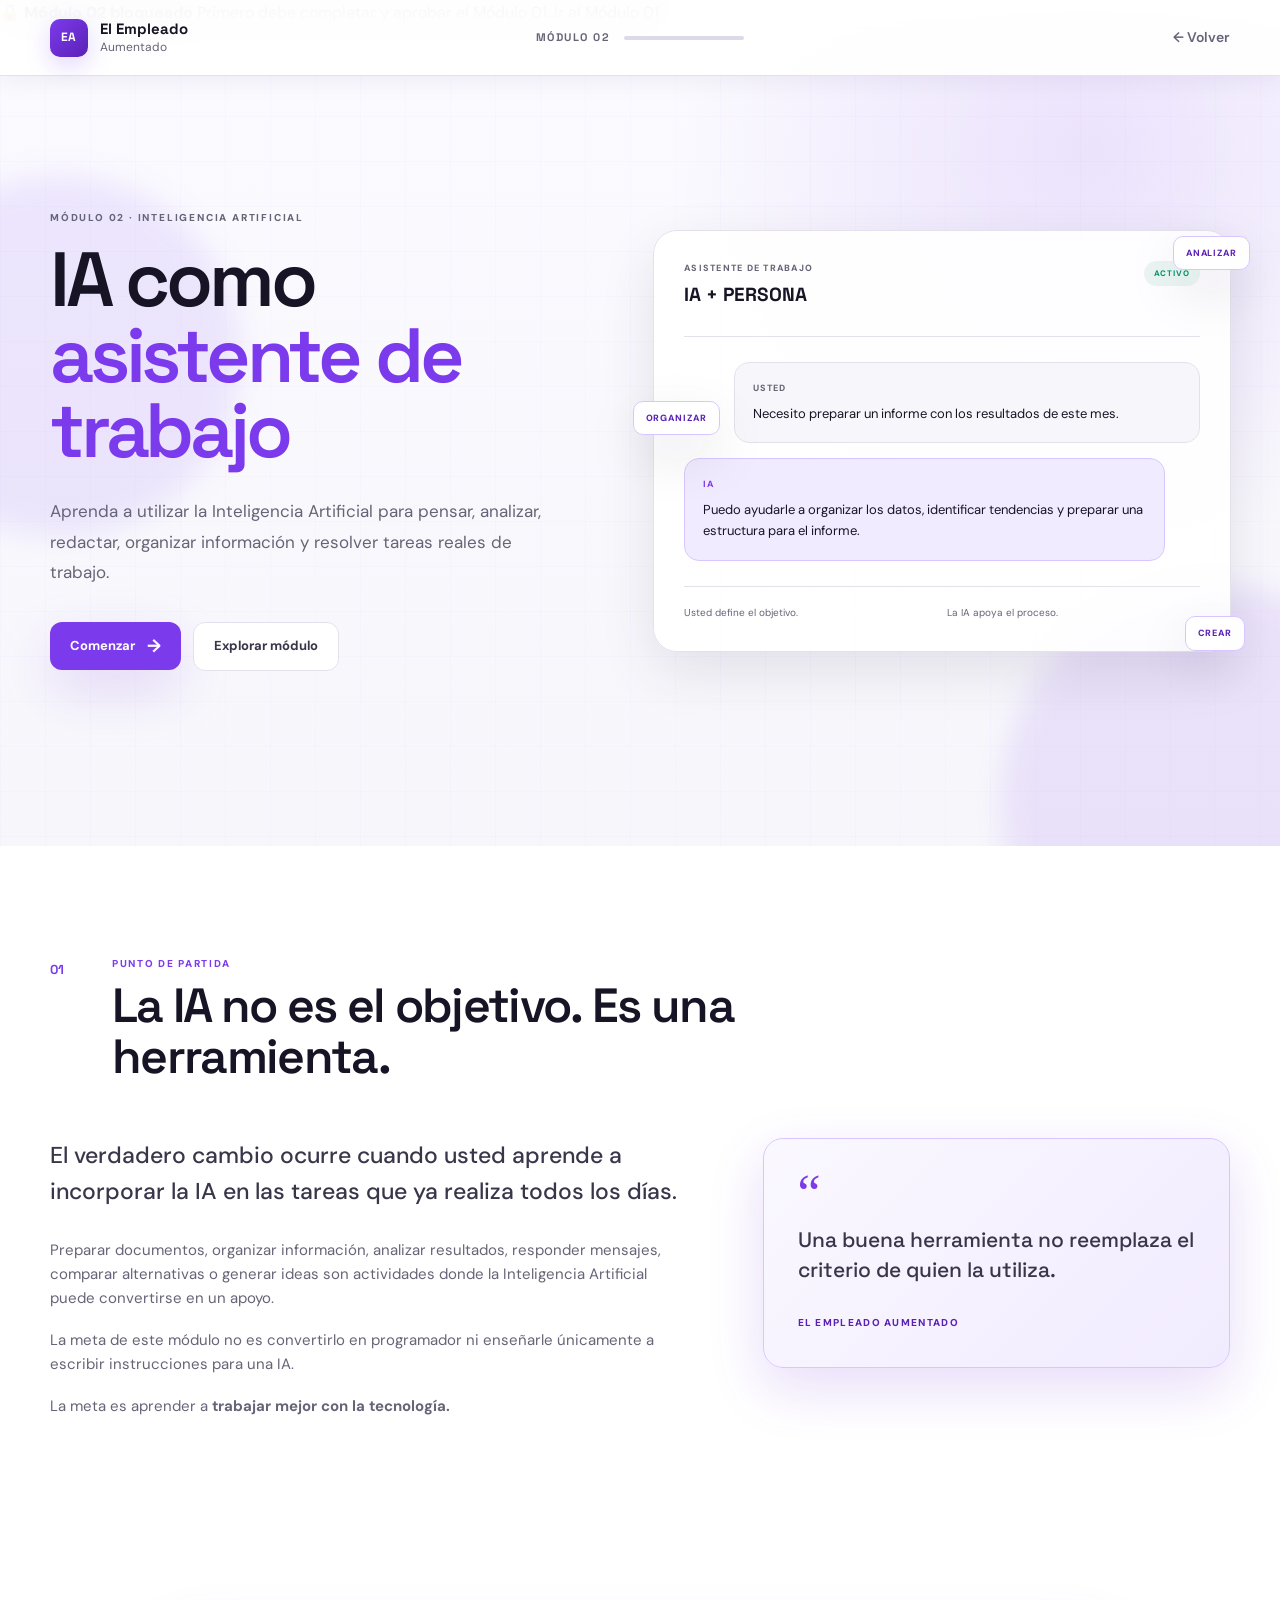
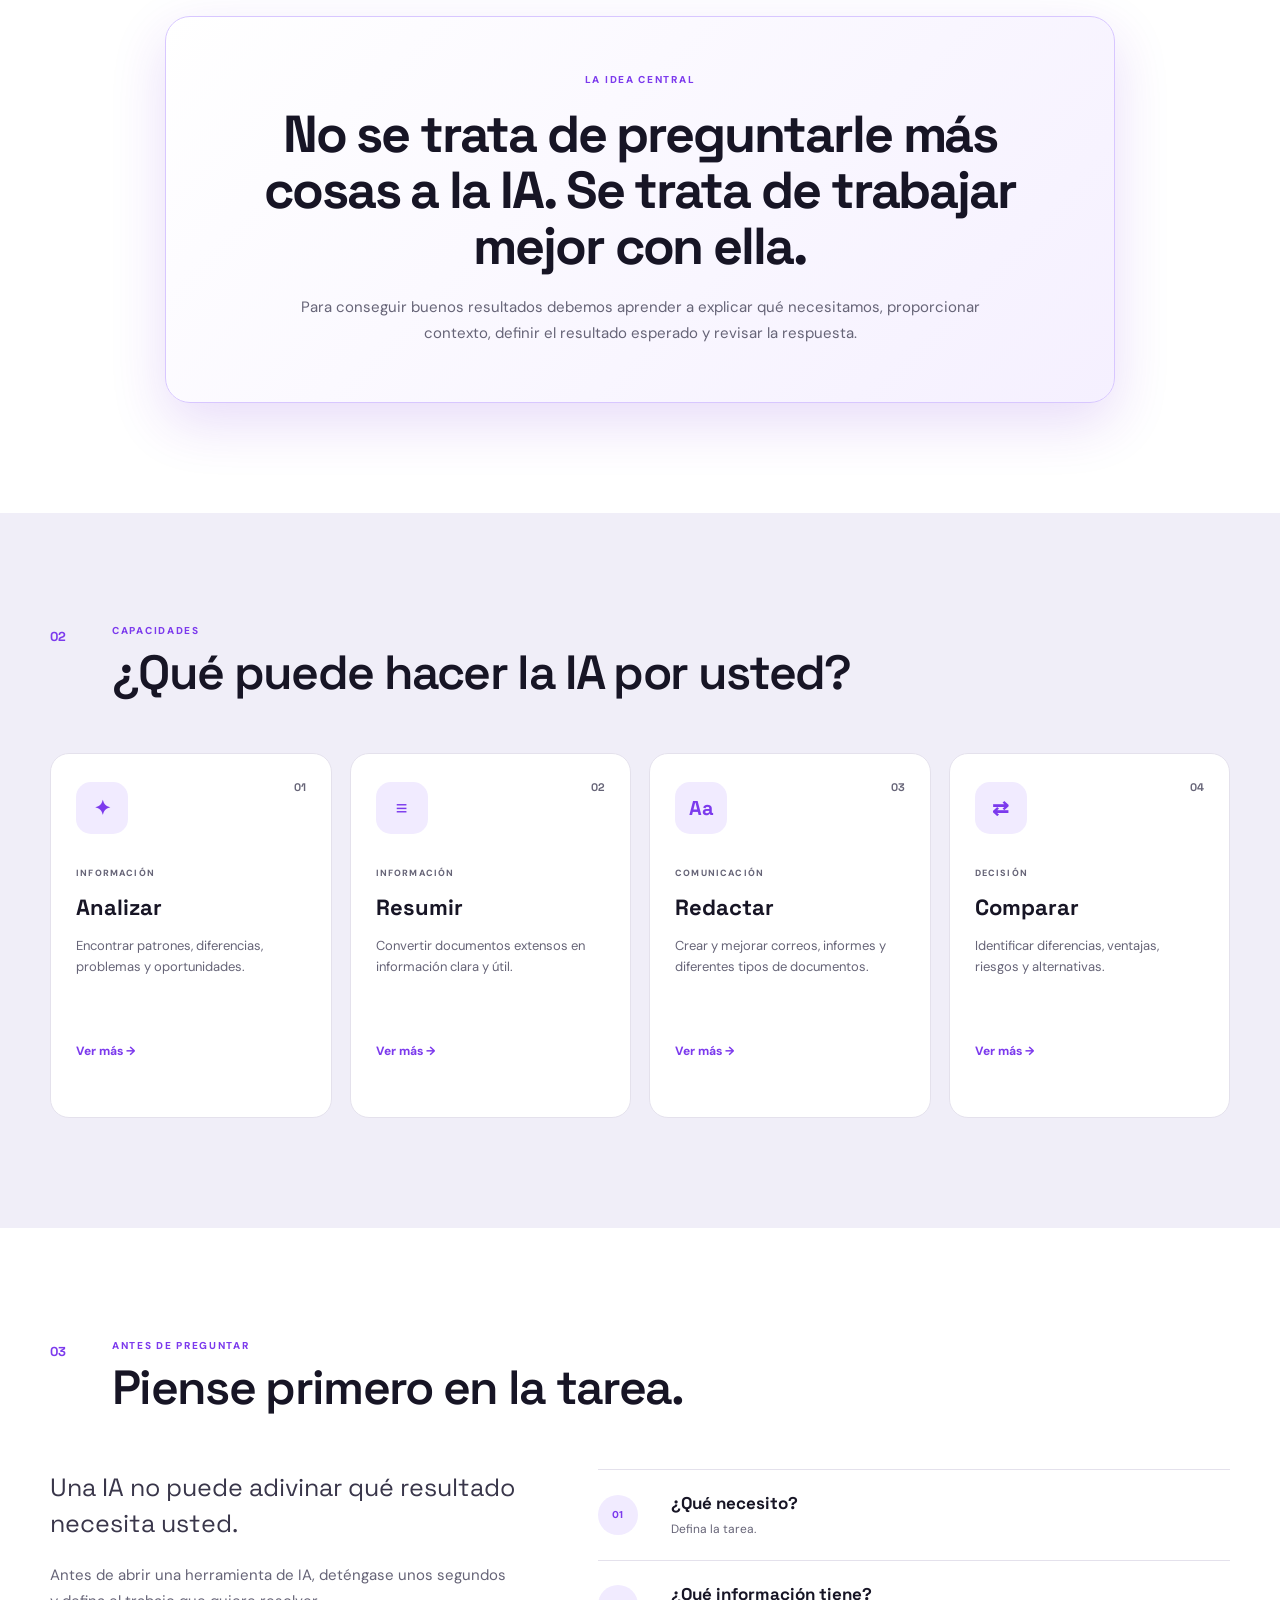
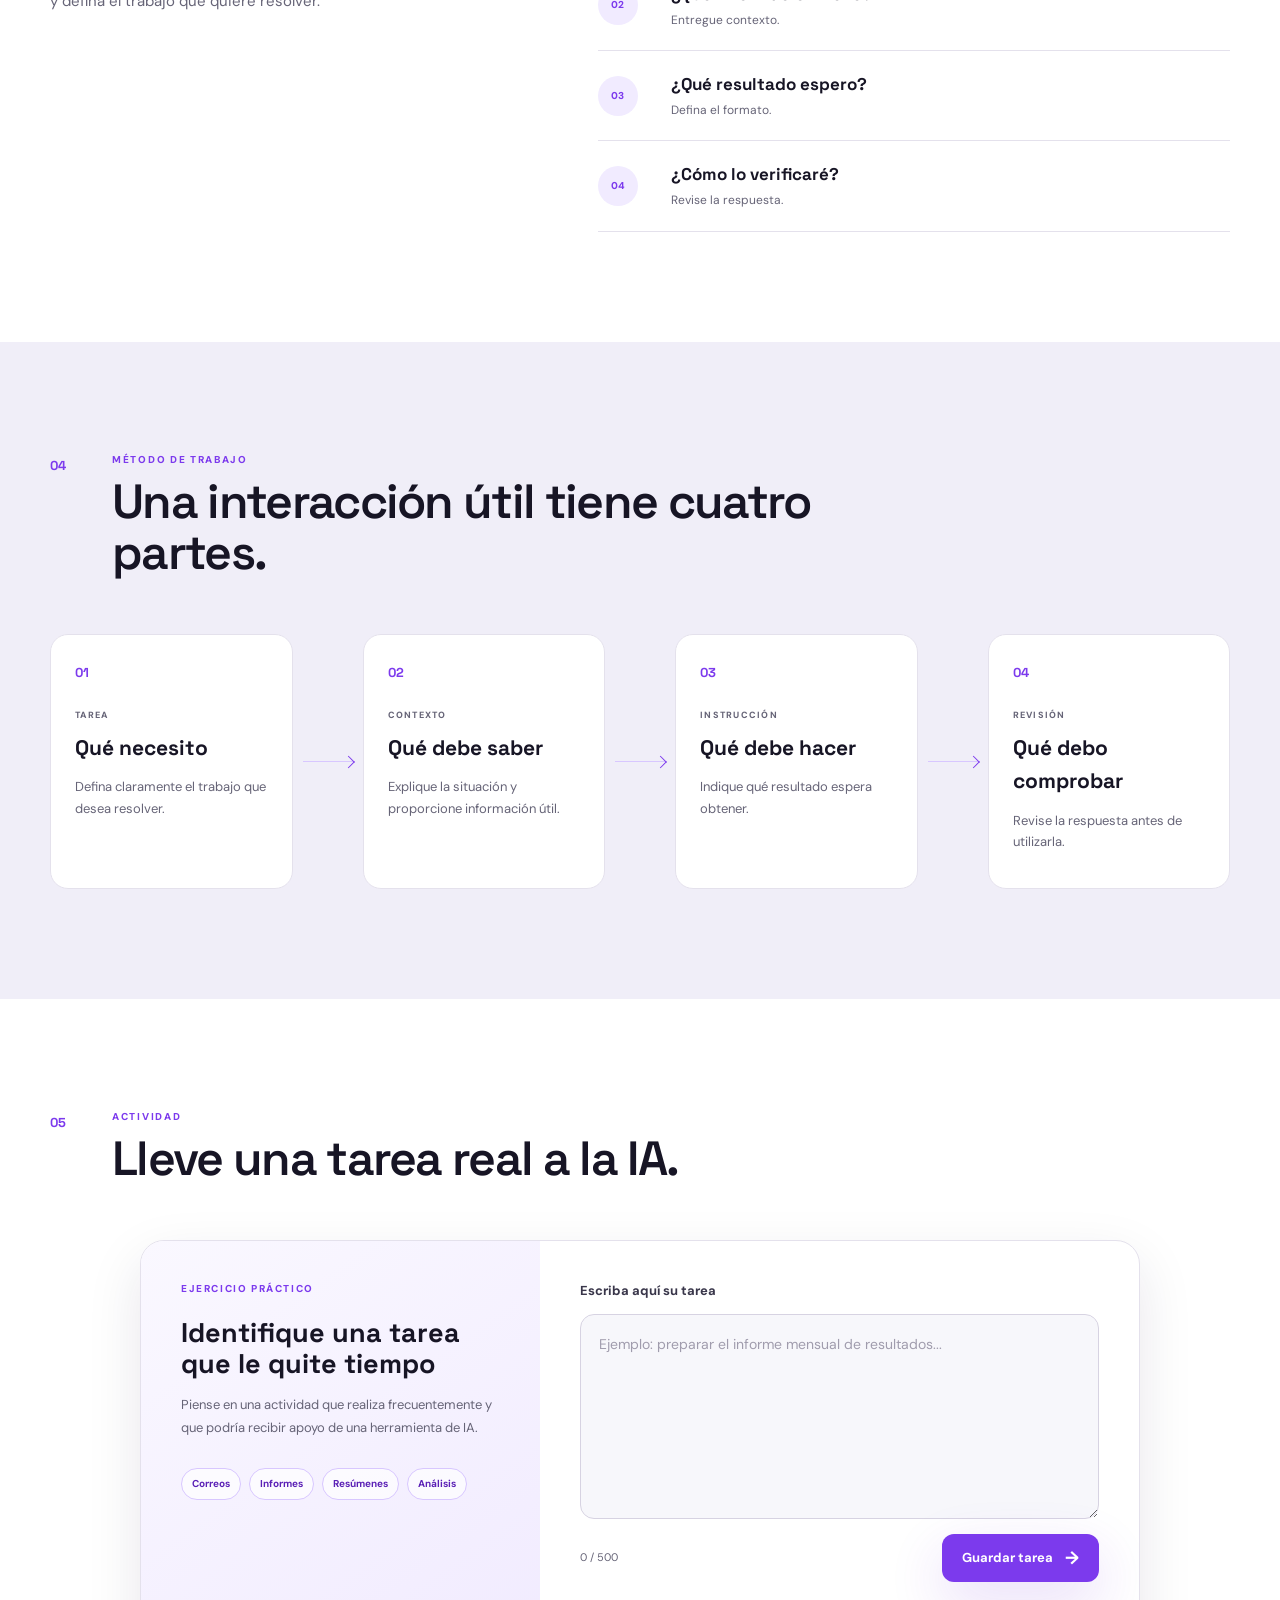
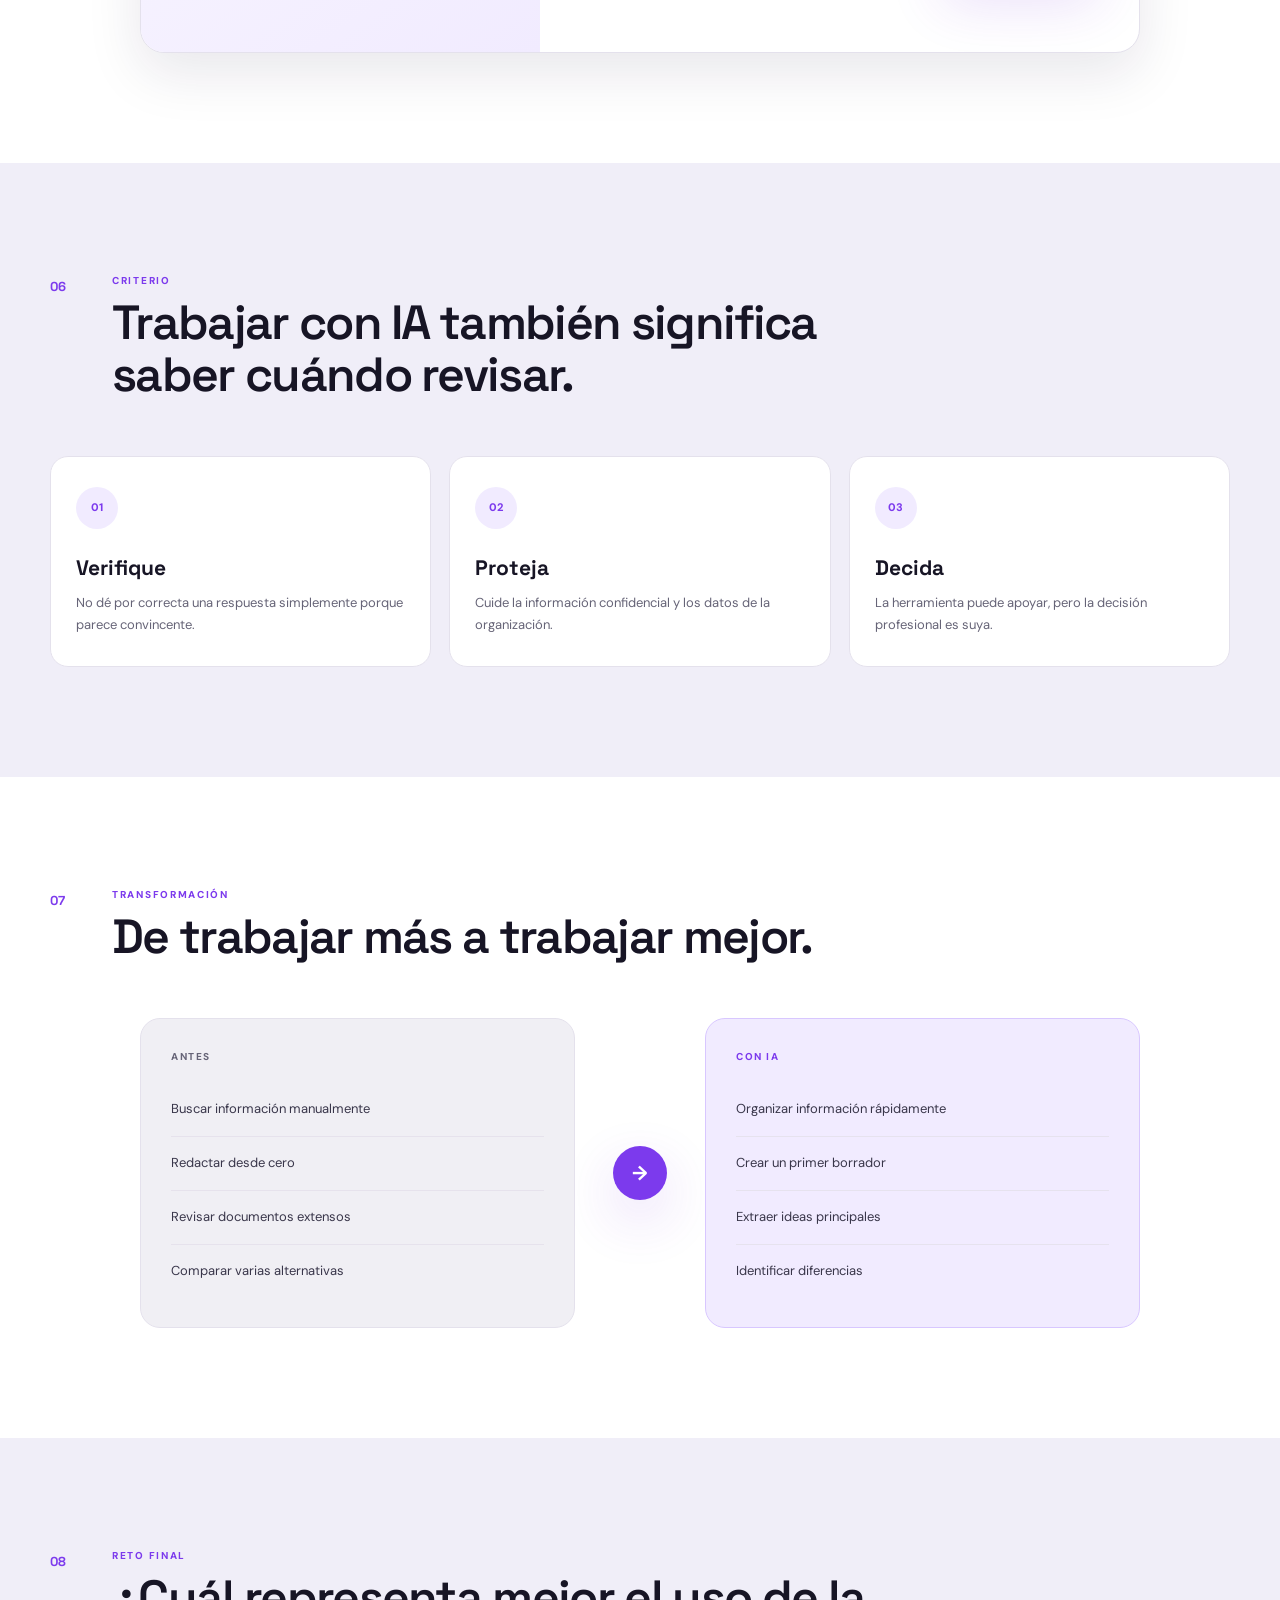
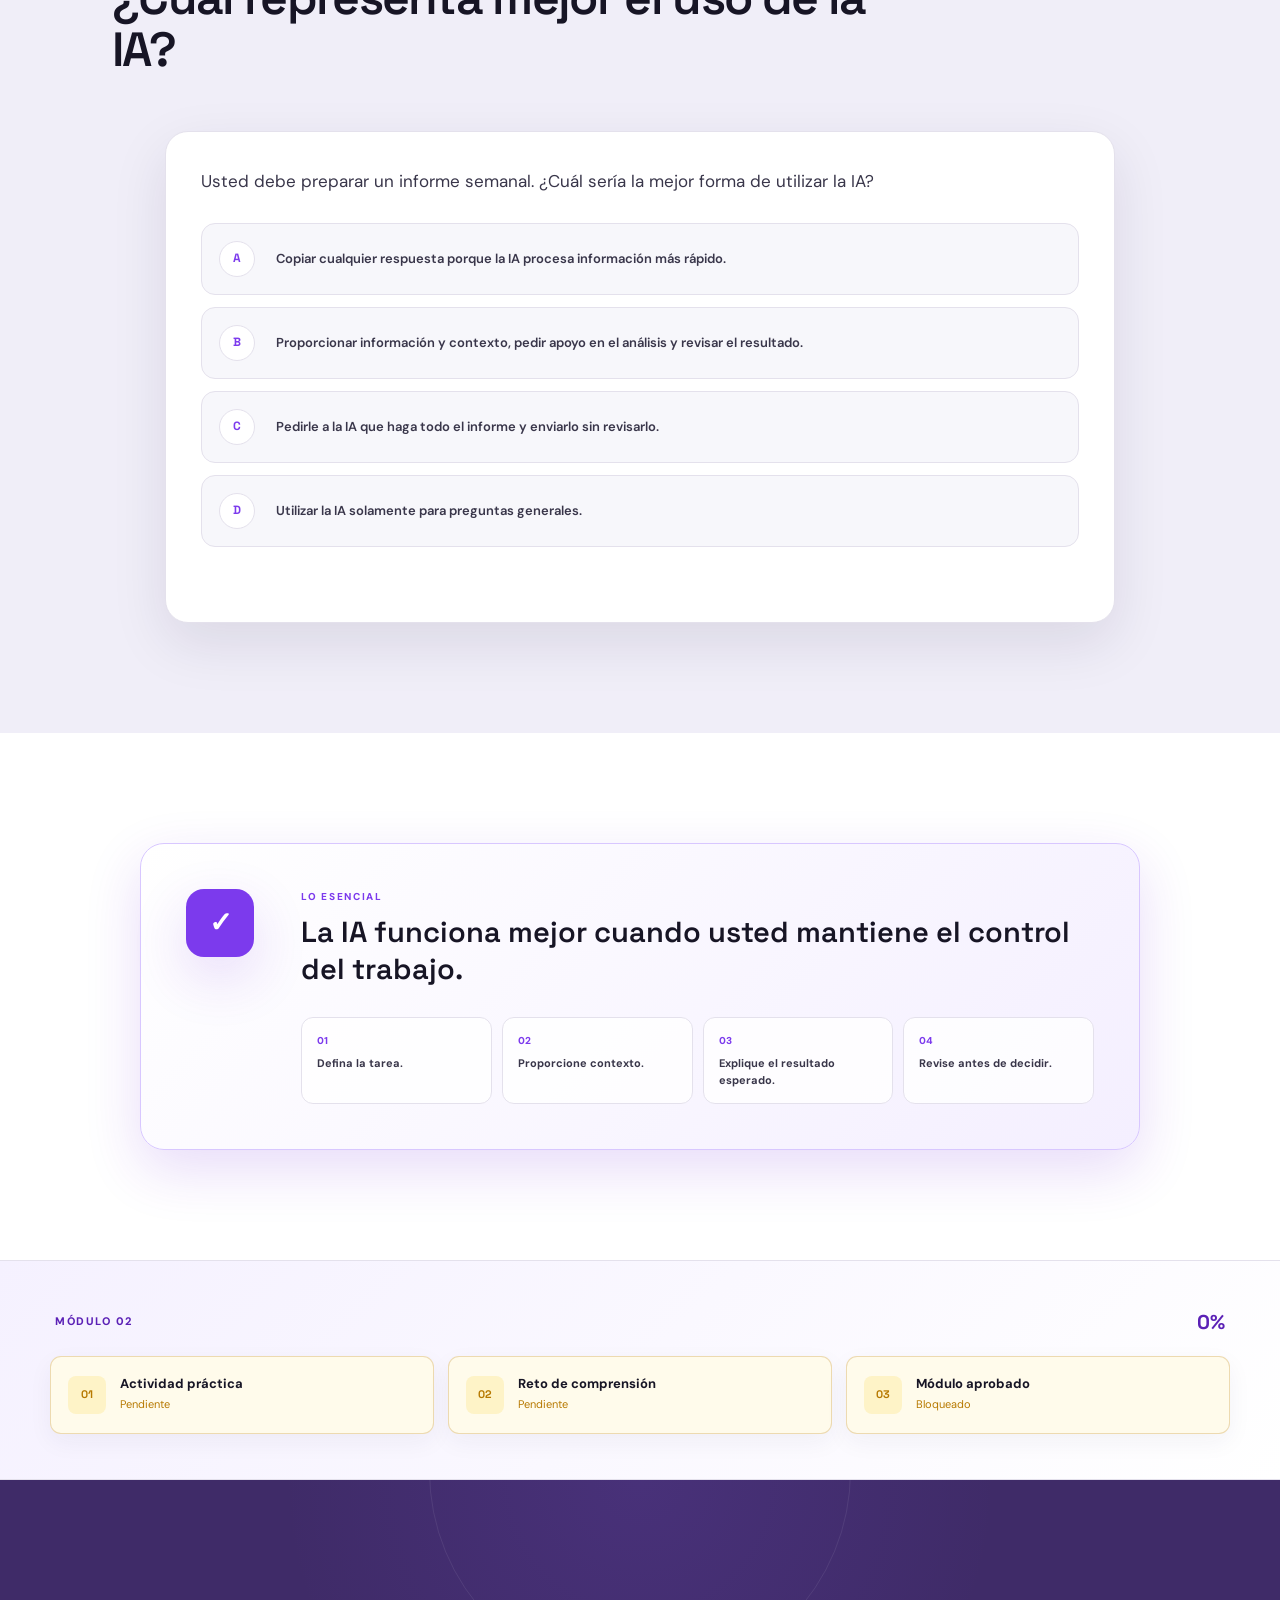
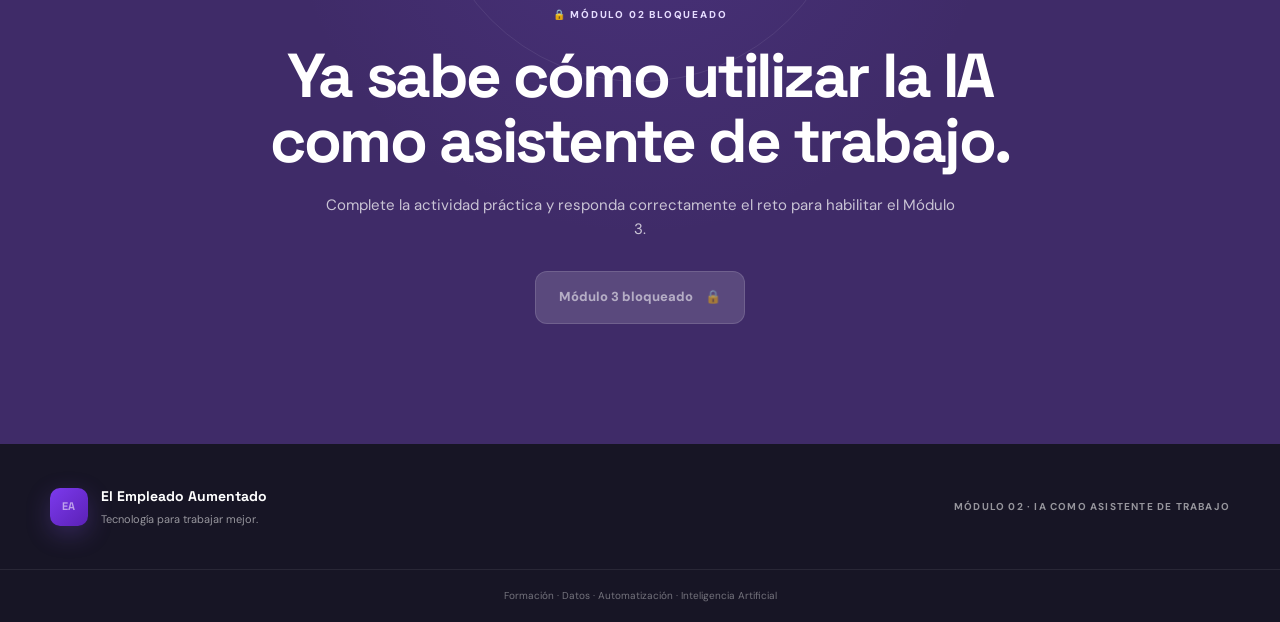
<file: modulos/modulo-2/index.html>
<!DOCTYPE html>
<html lang="es">

<head>

    <meta charset="UTF-8">
    <meta name="viewport" content="width=device-width, initial-scale=1.0">

    <!-- Google Analytics -->
    <script async src="https://www.googletagmanager.com/gtag/js?id=G-BXJEP0S8CB"></script>

    <script>
        window.dataLayer = window.dataLayer || [];

        function gtag() {
            dataLayer.push(arguments);
        }

        gtag("js", new Date());

        gtag("config", "G-BXJEP0S8CB");
    </script>

    <meta
        name="description"
        content="El Empleado Aumentado — una nueva forma de trabajar utilizando procesos, datos, Inteligencia Artificial y tecnología."
    >

    <title>El Empleado Aumentado | Corporación Baraka</title>

    <link rel="preconnect" href="https://fonts.googleapis.com">
    <link rel="preconnect" href="https://fonts.gstatic.com" crossorigin>

    <link
        href="https://fonts.googleapis.com/css2?family=DM+Sans:wght@400;500;600;700&family=Space+Grotesk:wght@400;500;600;700&display=swap"
        rel="stylesheet"
    >

    <link
        rel="stylesheet"
        href="https://cdnjs.cloudflare.com/ajax/libs/font-awesome/6.5.2/css/all.min.css"
    >

    <link rel="stylesheet" href="css/style.css">

</head>

<body>

<header class="module-header">

    <div class="header-container">

        <a href="../../index.html" class="brand">

            <span class="brand-mark">
                EA
            </span>

            <span class="brand-text">
                <strong>El Empleado</strong>
                <span>Aumentado</span>
            </span>

        </a>

        <div class="module-progress">

            <span>
                MÓDULO 02
            </span>

            <div class="progress-line">
                <span id="progressBar"></span>
            </div>

        </div>

        <a
            href="../../index.html"
            class="back-link"
        >
            ← Volver
        </a>

    </div>

</header>


<main>

<!-- =====================================================
     HERO
====================================================== -->

<section class="hero" id="inicio">

    <div class="hero-background">

        <div class="hero-grid"></div>

        <div class="hero-glow hero-glow-one"></div>

        <div class="hero-glow hero-glow-two"></div>

    </div>

    <div class="container hero-container">

        <div class="hero-intro">

            <span class="eyebrow">
                MÓDULO 02 · INTELIGENCIA ARTIFICIAL
            </span>

            <h1>
                IA como
                <span>asistente de trabajo</span>
            </h1>

            <p class="hero-text">
                Aprenda a utilizar la Inteligencia Artificial
                para pensar, analizar, redactar, organizar
                información y resolver tareas reales de trabajo.
            </p>

            <div class="hero-actions">

                <a
                    href="#capacidades"
                    class="button button-primary"
                >
                    Comenzar
                    <span>→</span>
                </a>

                <a
                    href="#metodo"
                    class="button button-secondary"
                >
                    Explorar módulo
                </a>

            </div>

        </div>


        <div class="hero-visual">

            <div class="ai-card">

                <div class="ai-card-top">

                    <div>

                        <span>
                            ASISTENTE DE TRABAJO
                        </span>

                        <strong>
                            IA + PERSONA
                        </strong>

                    </div>

                    <div class="ai-status">
                        ACTIVO
                    </div>

                </div>


                <div class="ai-conversation">

                    <div class="message message-user">

                        <span class="message-label">
                            USTED
                        </span>

                        <p>
                            Necesito preparar un informe
                            con los resultados de este mes.
                        </p>

                    </div>


                    <div class="message message-ai">

                        <span class="message-label">
                            IA
                        </span>

                        <p>
                            Puedo ayudarle a organizar los datos,
                            identificar tendencias y preparar
                            una estructura para el informe.
                        </p>

                    </div>

                </div>


                <div class="ai-footer">

                    <span>
                        Usted define el objetivo.
                    </span>

                    <span>
                        La IA apoya el proceso.
                    </span>

                </div>

            </div>


            <div class="floating-label floating-label-one">
                ANALIZAR
            </div>

            <div class="floating-label floating-label-two">
                ORGANIZAR
            </div>

            <div class="floating-label floating-label-three">
                CREAR
            </div>

        </div>

    </div>

</section>


<!-- =====================================================
     INTRODUCCIÓN
====================================================== -->

<section
    class="section intro"
    id="introduccion"
>

    <div class="container">

        <div class="section-header">

            <span class="section-number">
                01
            </span>

            <div>

                <span class="section-kicker">
                    PUNTO DE PARTIDA
                </span>

                <h2>
                    La IA no es el objetivo.
                    Es una herramienta.
                </h2>

            </div>

        </div>


        <div class="intro-grid">

            <div class="intro-content">

                <p class="lead">
                    El verdadero cambio ocurre cuando usted
                    aprende a incorporar la IA en las tareas
                    que ya realiza todos los días.
                </p>

                <p>
                    Preparar documentos, organizar información,
                    analizar resultados, responder mensajes,
                    comparar alternativas o generar ideas son
                    actividades donde la Inteligencia Artificial
                    puede convertirse en un apoyo.
                </p>

                <p>
                    La meta de este módulo no es convertirlo
                    en programador ni enseñarle únicamente
                    a escribir instrucciones para una IA.
                </p>

                <p>
                    La meta es aprender a
                    <strong>trabajar mejor con la tecnología.</strong>
                </p>

            </div>


            <aside class="statement-card">

                <span class="statement-mark">
                    “
                </span>

                <p>
                    Una buena herramienta no reemplaza
                    el criterio de quien la utiliza.
                </p>

                <span class="statement-author">
                    EL EMPLEADO AUMENTADO
                </span>

            </aside>

        </div>

    </div>

</section>


<!-- =====================================================
     IDEA CENTRAL
====================================================== -->

<section class="section central-idea">

    <div class="container">

        <div class="central-card">

            <div class="central-card-label">
                LA IDEA CENTRAL
            </div>

            <h2>
                No se trata de preguntarle más cosas a la IA.
                Se trata de trabajar mejor con ella.
            </h2>

            <p>
                Para conseguir buenos resultados debemos aprender
                a explicar qué necesitamos, proporcionar contexto,
                definir el resultado esperado y revisar la respuesta.
            </p>

        </div>

    </div>

</section>


<!-- =====================================================
     CAPACIDADES
====================================================== -->

<section
    class="section capabilities"
    id="capacidades"
>

    <div class="container">

        <div class="section-header">

            <span class="section-number">
                02
            </span>

            <div>

                <span class="section-kicker">
                    CAPACIDADES
                </span>

                <h2>
                    ¿Qué puede hacer la IA por usted?
                </h2>

            </div>

        </div>


        <div class="capabilities-grid">

            <article class="capability-card">

                <span class="capability-number">
                    01
                </span>

                <div class="capability-icon">
                    ✦
                </div>

                <span class="capability-tag">
                    INFORMACIÓN
                </span>

                <h3>
                    Analizar
                </h3>

                <p>
                    Encontrar patrones, diferencias,
                    problemas y oportunidades.
                </p>

                <button
                    type="button"
                    class="text-button"
                    data-modal="analizar"
                >
                    Ver más →
                </button>

            </article>


            <article class="capability-card">

                <span class="capability-number">
                    02
                </span>

                <div class="capability-icon">
                    ≡
                </div>

                <span class="capability-tag">
                    INFORMACIÓN
                </span>

                <h3>
                    Resumir
                </h3>

                <p>
                    Convertir documentos extensos
                    en información clara y útil.
                </p>

                <button
                    type="button"
                    class="text-button"
                    data-modal="resumir"
                >
                    Ver más →
                </button>

            </article>


            <article class="capability-card">

                <span class="capability-number">
                    03
                </span>

                <div class="capability-icon">
                    Aa
                </div>

                <span class="capability-tag">
                    COMUNICACIÓN
                </span>

                <h3>
                    Redactar
                </h3>

                <p>
                    Crear y mejorar correos, informes
                    y diferentes tipos de documentos.
                </p>

                <button
                    type="button"
                    class="text-button"
                    data-modal="redactar"
                >
                    Ver más →
                </button>

            </article>


            <article class="capability-card">

                <span class="capability-number">
                    04
                </span>

                <div class="capability-icon">
                    ⇄
                </div>

                <span class="capability-tag">
                    DECISIÓN
                </span>

                <h3>
                    Comparar
                </h3>

                <p>
                    Identificar diferencias,
                    ventajas, riesgos y alternativas.
                </p>

                <button
                    type="button"
                    class="text-button"
                    data-modal="comparar"
                >
                    Ver más →
                </button>

            </article>

        </div>

    </div>

</section>


<!-- =====================================================
     PENSAR ANTES DE USAR IA
====================================================== -->

<section class="section thinking">

    <div class="container">

        <div class="section-header">

            <span class="section-number">
                03
            </span>

            <div>

                <span class="section-kicker">
                    ANTES DE PREGUNTAR
                </span>

                <h2>
                    Piense primero en la tarea.
                </h2>

            </div>

        </div>


        <div class="thinking-layout">

            <div class="thinking-main">

                <p class="lead">
                    Una IA no puede adivinar qué resultado
                    necesita usted.
                </p>

                <p>
                    Antes de abrir una herramienta de IA,
                    deténgase unos segundos y defina el trabajo
                    que quiere resolver.
                </p>

            </div>


            <div class="thinking-steps">

                <div class="thinking-step">

                    <span>
                        01
                    </span>

                    <div>

                        <strong>
                            ¿Qué necesito?
                        </strong>

                        <p>
                            Defina la tarea.
                        </p>

                    </div>

                </div>


                <div class="thinking-step">

                    <span>
                        02
                    </span>

                    <div>

                        <strong>
                            ¿Qué información tiene?
                        </strong>

                        <p>
                            Entregue contexto.
                        </p>

                    </div>

                </div>


                <div class="thinking-step">

                    <span>
                        03
                    </span>

                    <div>

                        <strong>
                            ¿Qué resultado espero?
                        </strong>

                        <p>
                            Defina el formato.
                        </p>

                    </div>

                </div>


                <div class="thinking-step">

                    <span>
                        04
                    </span>

                    <div>

                        <strong>
                            ¿Cómo lo verificaré?
                        </strong>

                        <p>
                            Revise la respuesta.
                        </p>

                    </div>

                </div>

            </div>

        </div>

    </div>

</section>


<!-- =====================================================
     MÉTODO
====================================================== -->

<section
    class="section method"
    id="metodo"
>

    <div class="container">

        <div class="section-header">

            <span class="section-number">
                04
            </span>

            <div>

                <span class="section-kicker">
                    MÉTODO DE TRABAJO
                </span>

                <h2>
                    Una interacción útil tiene cuatro partes.
                </h2>

            </div>

        </div>


        <div class="method-flow">

            <div class="method-step">

                <span class="method-number">
                    01
                </span>

                <span class="method-label">
                    TAREA
                </span>

                <h3>
                    Qué necesito
                </h3>

                <p>
                    Defina claramente el trabajo que desea resolver.
                </p>

            </div>


            <div class="method-line"></div>


            <div class="method-step">

                <span class="method-number">
                    02
                </span>

                <span class="method-label">
                    CONTEXTO
                </span>

                <h3>
                    Qué debe saber
                </h3>

                <p>
                    Explique la situación y proporcione información útil.
                </p>

            </div>


            <div class="method-line"></div>


            <div class="method-step">

                <span class="method-number">
                    03
                </span>

                <span class="method-label">
                    INSTRUCCIÓN
                </span>

                <h3>
                    Qué debe hacer
                </h3>

                <p>
                    Indique qué resultado espera obtener.
                </p>

            </div>


            <div class="method-line"></div>


            <div class="method-step">

                <span class="method-number">
                    04
                </span>

                <span class="method-label">
                    REVISIÓN
                </span>

                <h3>
                    Qué debo comprobar
                </h3>

                <p>
                    Revise la respuesta antes de utilizarla.
                </p>

            </div>

        </div>

    </div>

</section>


<!-- =====================================================
     ACTIVIDAD
====================================================== -->

<section class="section exercise">

    <div class="container">

        <div class="section-header">

            <span class="section-number">
                05
            </span>

            <div>

                <span class="section-kicker">
                    ACTIVIDAD
                </span>

                <h2>
                    Lleve una tarea real a la IA.
                </h2>

            </div>

        </div>


        <div class="exercise-card">

            <div class="exercise-info">

                <span class="exercise-label">
                    EJERCICIO PRÁCTICO
                </span>

                <h3>
                    Identifique una tarea que le quite tiempo
                </h3>

                <p>
                    Piense en una actividad que realiza
                    frecuentemente y que podría recibir apoyo
                    de una herramienta de IA.
                </p>

                <div class="exercise-examples">

                    <span>
                        Correos
                    </span>

                    <span>
                        Informes
                    </span>

                    <span>
                        Resúmenes
                    </span>

                    <span>
                        Análisis
                    </span>

                </div>

            </div>


            <div class="exercise-form">

                <label for="taskInput">
                    Escriba aquí su tarea
                </label>

                <textarea
                    id="taskInput"
                    name="taskInput"
                    maxlength="500"
                    placeholder="Ejemplo: preparar el informe mensual de resultados..."
                ></textarea>

                <div class="form-footer">

                    <span id="characterCounter">
                        0 / 500
                    </span>

                    <button
                        type="button"
                        id="saveTask"
                        class="button button-primary"
                    >
                        Guardar tarea
                        <span>→</span>
                    </button>

                </div>

                <div
                    id="taskFeedback"
                    class="task-feedback"
                    aria-live="polite"
                ></div>

            </div>

        </div>

    </div>

</section>


<!-- =====================================================
     RESPONSABILIDAD
====================================================== -->

<section class="section responsibility">

    <div class="container">

        <div class="section-header">

            <span class="section-number">
                06
            </span>

            <div>

                <span class="section-kicker">
                    CRITERIO
                </span>

                <h2>
                    Trabajar con IA también significa saber cuándo revisar.
                </h2>

            </div>

        </div>


        <div class="responsibility-grid">

            <article class="responsibility-card">

                <span class="responsibility-number">
                    01
                </span>

                <h3>
                    Verifique
                </h3>

                <p>
                    No dé por correcta una respuesta
                    simplemente porque parece convincente.
                </p>

            </article>


            <article class="responsibility-card">

                <span class="responsibility-number">
                    02
                </span>

                <h3>
                    Proteja
                </h3>

                <p>
                    Cuide la información confidencial
                    y los datos de la organización.
                </p>

            </article>


            <article class="responsibility-card">

                <span class="responsibility-number">
                    03
                </span>

                <h3>
                    Decida
                </h3>

                <p>
                    La herramienta puede apoyar,
                    pero la decisión profesional es suya.
                </p>

            </article>

        </div>

    </div>

</section>


<!-- =====================================================
     TRANSFORMACIÓN
====================================================== -->

<section class="section transformation">

    <div class="container">

        <div class="section-header">

            <span class="section-number">
                07
            </span>

            <div>

                <span class="section-kicker">
                    TRANSFORMACIÓN
                </span>

                <h2>
                    De trabajar más a trabajar mejor.
                </h2>

            </div>

        </div>


        <div class="transformation-grid">

            <div class="transformation-column before">

                <span class="transformation-label">
                    ANTES
                </span>

                <div class="transformation-item">
                    Buscar información manualmente
                </div>

                <div class="transformation-item">
                    Redactar desde cero
                </div>

                <div class="transformation-item">
                    Revisar documentos extensos
                </div>

                <div class="transformation-item">
                    Comparar varias alternativas
                </div>

            </div>


            <div class="transformation-arrow">
                →
            </div>


            <div class="transformation-column after">

                <span class="transformation-label">
                    CON IA
                </span>

                <div class="transformation-item">
                    Organizar información rápidamente
                </div>

                <div class="transformation-item">
                    Crear un primer borrador
                </div>

                <div class="transformation-item">
                    Extraer ideas principales
                </div>

                <div class="transformation-item">
                    Identificar diferencias
                </div>

            </div>

        </div>

    </div>

</section>


<!-- =====================================================
     RETO FINAL
====================================================== -->

<section class="section challenge">

    <div class="container">

        <div class="section-header">

            <span class="section-number">
                08
            </span>

            <div>

                <span class="section-kicker">
                    RETO FINAL
                </span>

                <h2>
                    ¿Cuál representa mejor el uso de la IA?
                </h2>

            </div>

        </div>


        <div class="challenge-card">

            <p class="challenge-question">
                Usted debe preparar un informe semanal.
                ¿Cuál sería la mejor forma de utilizar la IA?
            </p>


            <div class="challenge-options">

                <button
                    type="button"
                    class="challenge-option"
                    data-answer="A"
                    data-correct="false"
                >

                    <span>
                        A
                    </span>

                    <strong>
                        Pedirle a la IA que haga todo el informe
                        y enviarlo sin revisarlo.
                    </strong>

                </button>


                <button
                    type="button"
                    class="challenge-option"
                    data-answer="B"
                    data-correct="true"
                >

                    <span>
                        B
                    </span>

                    <strong>
                        Proporcionar información y contexto,
                        pedir apoyo en el análisis y revisar
                        el resultado.
                    </strong>

                </button>


                <button
                    type="button"
                    class="challenge-option"
                    data-answer="C"
                    data-correct="false"
                >

                    <span>
                        C
                    </span>

                    <strong>
                        Copiar cualquier respuesta porque
                        la IA procesa información más rápido.
                    </strong>

                </button>


                <button
                    type="button"
                    class="challenge-option"
                    data-answer="D"
                    data-correct="false"
                >

                    <span>
                        D
                    </span>

                    <strong>
                        Utilizar la IA solamente para preguntas generales.
                    </strong>

                </button>

            </div>


            <div
                id="challengeFeedback"
                class="challenge-feedback"
                aria-live="polite"
            ></div>

        </div>

    </div>

</section>


<!-- =====================================================
     RESULTADO
====================================================== -->

<section class="section result">

    <div class="container">

        <div class="result-card">

            <div class="result-icon">
                ✓
            </div>

            <div class="result-content">

                <span class="section-kicker">
                    LO ESENCIAL
                </span>

                <h2>
                    La IA funciona mejor cuando usted
                    mantiene el control del trabajo.
                </h2>


                <div class="result-list">

                    <div>

                        <span>
                            01
                        </span>

                        <p>
                            Defina la tarea.
                        </p>

                    </div>


                    <div>

                        <span>
                            02
                        </span>

                        <p>
                            Proporcione contexto.
                        </p>

                    </div>


                    <div>

                        <span>
                            03
                        </span>

                        <p>
                            Explique el resultado esperado.
                        </p>

                    </div>


                    <div>

                        <span>
                            04
                        </span>

                        <p>
                            Revise antes de decidir.
                        </p>

                    </div>

                </div>

            </div>

        </div>

    </div>

</section>


<!-- =====================================================
     CONTROL DE PROGRESO
====================================================== -->

<section
    class="section module-status-section"
    id="moduleStatus"
>

    <div class="container">

        <div class="module-progress-info">

            <span>
                MÓDULO 02
            </span>

            <strong id="progressPercentage">
                0%
            </strong>

        </div>


        <div class="module-requirements">

            <div
                class="requirement-item"
                id="requirementActivity"
            >

                <span>
                    01
                </span>

                <div>

                    <strong>
                        Actividad práctica
                    </strong>

                    <small>
                        Pendiente
                    </small>

                </div>

            </div>


            <div
                class="requirement-item"
                id="requirementChallenge"
            >

                <span>
                    02
                </span>

                <div>

                    <strong>
                        Reto de comprensión
                    </strong>

                    <small>
                        Pendiente
                    </small>

                </div>

            </div>


            <div
                class="requirement-item"
                id="requirementModule"
            >

                <span>
                    03
                </span>

                <div>

                    <strong>
                        Módulo aprobado
                    </strong>

                    <small>
                        Bloqueado
                    </small>

                </div>

            </div>

        </div>

    </div>

</section>


<!-- =====================================================
     SIGUIENTE MÓDULO
====================================================== -->

<section
    class="next-module blocked"
    id="moduleComplete"
>

    <div class="container">

        <div class="next-module-content">

            <span
                class="next-label"
                id="completionLabel"
            >
                MÓDULO 02 BLOQUEADO
            </span>


            <h2>
                Ya sabe cómo utilizar la IA
                como asistente de trabajo.
            </h2>


            <p id="completionMessage">
                Complete la actividad práctica y el reto de comprensión
                para habilitar el siguiente módulo.
            </p>


            <a
                href="../modulo-3/index.html"
                class="next-button"
                id="nextModuleButton"
                aria-disabled="true"
            >
                Módulo 3 bloqueado
                <span>🔒</span>
            </a>

        </div>

    </div>

</section>

</main>


<!-- =====================================================
     MODAL ANALIZAR
====================================================== -->

<div
    class="modal"
    id="modal-analizar"
    aria-hidden="true"
>

    <div class="modal-overlay"></div>

    <div
        class="modal-window"
        role="dialog"
        aria-modal="true"
    >

        <button
            type="button"
            class="modal-close"
            aria-label="Cerrar"
        >
            ×
        </button>

        <span class="modal-number">
            01
        </span>

        <span class="modal-kicker">
            CAPACIDAD · ANÁLISIS DE INFORMACIÓN
        </span>

        <h2>
            Analizar con IA
        </h2>

        <p>
            Analizar con Inteligencia Artificial no significa simplemente
            pedirle a una herramienta que encuentre información. Significa
            incorporarla como apoyo dentro de un proceso de análisis en el
            que una persona plantea una pregunta, proporciona información
            relevante, identifica relaciones, contrasta resultados y utiliza
            el conocimiento obtenido para comprender mejor una situación.
            La IA puede acelerar determinadas etapas del análisis, especialmente
            cuando existe un volumen importante de información que sería
            lento revisar manualmente.
        </p>

        <div class="modal-section">

            <span class="modal-section-label">
                ¿QUÉ SIGNIFICA ANALIZAR?
            </span>

            <ul class="modal-list">

                <li>
                    Identificar patrones, tendencias, comportamientos
                    repetitivos y variaciones relevantes dentro de un conjunto
                    de información.
                </li>

                <li>
                    Detectar diferencias entre períodos, grupos, áreas,
                    indicadores, resultados o escenarios.
                </li>

                <li>
                    Encontrar anomalías, datos que se apartan del comportamiento
                    esperado y situaciones que requieren una revisión adicional.
                </li>

                <li>
                    Formular posibles hipótesis o explicaciones que posteriormente
                    deben ser verificadas mediante datos, evidencia y conocimiento
                    del contexto.
                </li>

                <li>
                    Organizar información para facilitar la interpretación
                    de indicadores y apoyar procesos de toma de decisiones.
                </li>

            </ul>

        </div>

        <div class="modal-section">

            <span class="modal-section-label">
                ¿CÓMO PUEDE APOYAR LA IA?
            </span>

            <ul class="modal-list">

                <li>
                    Puede clasificar información y agrupar elementos según
                    características previamente definidas.
                </li>

                <li>
                    Puede detectar relaciones o comportamientos que merecen
                    ser investigados con mayor profundidad.
                </li>

                <li>
                    Puede ayudar a convertir información extensa en tablas,
                    categorías, indicadores o estructuras más fáciles de revisar.
                </li>

                <li>
                    Puede plantear preguntas adicionales que ayuden a ampliar
                    el análisis o a considerar perspectivas que no se habían
                    contemplado inicialmente.
                </li>

            </ul>

        </div>

        <div class="modal-example">

            <span class="modal-example-label">
                EJEMPLO EN EL TRABAJO
            </span>

            <p>
                Suponga que una organización dispone de información mensual
                sobre ventas, devoluciones, tiempos de atención y niveles
                de satisfacción de sus clientes. En lugar de revisar cada
                registro de manera aislada, usted puede utilizar IA para
                estructurar la información, identificar variaciones importantes,
                segmentar comportamientos y señalar posibles relaciones entre
                los indicadores. El análisis profesional comienza después:
                usted debe determinar si esos patrones son reales, qué factores
                pueden explicarlos y qué acciones tendría sentido evaluar.
            </p>

        </div>

        <div class="modal-highlight">

            <strong>
                Criterio profesional
            </strong>

            <span>
                Una respuesta generada por IA no constituye por sí misma una
                conclusión válida. El análisis profesional exige verificar la
                calidad de los datos, revisar los supuestos utilizados, contrastar
                los resultados con el contexto y diferenciar claramente entre
                una relación observada, una hipótesis y una conclusión sustentada.
                La IA puede acelerar el análisis; la responsabilidad de interpretar
                correctamente la información continúa siendo de la persona.
            </span>

        </div>

    </div>

</div>


<!-- =====================================================
     MODAL RESUMIR
====================================================== -->

<div
    class="modal"
    id="modal-resumir"
    aria-hidden="true"
>

    <div class="modal-overlay"></div>

    <div
        class="modal-window"
        role="dialog"
        aria-modal="true"
    >

        <button
            type="button"
            class="modal-close"
            aria-label="Cerrar"
        >
            ×
        </button>

        <span class="modal-number">
            02
        </span>

        <span class="modal-kicker">
            CAPACIDAD · GESTIÓN Y SÍNTESIS DE INFORMACIÓN
        </span>

        <h2>
            Resumir con IA
        </h2>

        <p>
            Resumir con Inteligencia Artificial no consiste únicamente
            en reducir un texto. El propósito profesional de un resumen
            es conservar la información relevante y reorganizarla de
            acuerdo con una necesidad concreta. Un mismo documento puede
            requerir un resumen ejecutivo, una síntesis técnica, un listado
            de decisiones, una identificación de riesgos o una relación
            de tareas pendientes. Por eso, la calidad del resultado depende
            tanto de la herramienta como del propósito definido por quien
            solicita el resumen.
        </p>

        <div class="modal-section">

            <span class="modal-section-label">
                ¿QUÉ PUEDE HACER?
            </span>

            <ul class="modal-list">

                <li>
                    Extraer las ideas principales y separar información
                    central de información secundaria.
                </li>

                <li>
                    Identificar decisiones tomadas, compromisos, responsables,
                    fechas, tareas pendientes y asuntos que requieren seguimiento.
                </li>

                <li>
                    Organizar contenidos extensos por temas, categorías,
                    prioridades o niveles de relevancia.
                </li>

                <li>
                    Adaptar el nivel de detalle del resumen al público objetivo,
                    desde una síntesis ejecutiva hasta una explicación más técnica.
                </li>

                <li>
                    Convertir información procedente de reuniones, informes,
                    actas o documentos extensos en estructuras más fáciles de consultar.
                </li>

            </ul>

        </div>

        <div class="modal-section">

            <span class="modal-section-label">
                ¿QUÉ DEBE DEFINIR ANTES DE RESUMIR?
            </span>

            <ul class="modal-list">

                <li>
                    El propósito del resumen y para qué se utilizará.
                </li>

                <li>
                    La información que necesariamente debe conservarse.
                </li>

                <li>
                    El nivel de profundidad que necesita el destinatario.
                </li>

                <li>
                    El formato más útil: párrafos, puntos clave, tabla,
                    cronología, decisiones, riesgos o tareas.
                </li>

            </ul>

        </div>

        <div class="modal-example">

            <span class="modal-example-label">
                EJEMPLO EN EL TRABAJO
            </span>

            <p>
                Después de una reunión de dos horas, una organización puede
                disponer de una transcripción extensa en la que aparecen
                intervenciones, preguntas, decisiones y temas secundarios.
                En lugar de solicitar simplemente "un resumen", usted puede
                pedir una síntesis estructurada que identifique decisiones,
                responsables, fechas comprometidas, riesgos mencionados,
                asuntos pendientes y próximos pasos. El resultado será mucho
                más útil porque responde a una necesidad concreta de gestión.
            </p>

        </div>

        <div class="modal-highlight">

            <strong>
                Criterio profesional
            </strong>

            <span>
                Un buen resumen no es necesariamente el más corto, sino el
                que conserva la información necesaria para cumplir el propósito
                para el cual fue creado. Antes de utilizarlo, revise especialmente
                cifras, nombres, fechas, decisiones, condiciones y elementos
                que puedan cambiar el significado del documento original.
                La síntesis mejora la velocidad de lectura, pero no debe provocar
                la pérdida de información crítica.
            </span>

        </div>

    </div>

</div>


<!-- =====================================================
     MODAL REDACTAR
====================================================== -->

<div
    class="modal"
    id="modal-redactar"
    aria-hidden="true"
>

    <div class="modal-overlay"></div>

    <div
        class="modal-window"
        role="dialog"
        aria-modal="true"
    >

        <button
            type="button"
            class="modal-close"
            aria-label="Cerrar"
        >
            ×
        </button>

        <span class="modal-number">
            03
        </span>

        <span class="modal-kicker">
            CAPACIDAD · COMUNICACIÓN Y PRODUCCIÓN DE CONTENIDO
        </span>

        <h2>
            Redactar con IA
        </h2>

        <p>
            Utilizar IA para redactar significa emplearla como apoyo en
            la construcción, estructuración y revisión de contenidos.
            Su mayor utilidad no consiste en generar un texto genérico
            a partir de una instrucción breve, sino en ayudar a transformar
            información, ideas y objetivos concretos en una comunicación
            clara, coherente y adecuada para un destinatario específico.
            El profesional continúa definiendo qué debe comunicarse,
            con qué propósito y bajo qué condiciones.
        </p>

        <div class="modal-section">

            <span class="modal-section-label">
                ¿EN QUÉ PUEDE APOYARLO?
            </span>

            <ul class="modal-list">

                <li>
                    Transformar ideas dispersas, notas o información técnica
                    en una estructura organizada.
                </li>

                <li>
                    Elaborar primeros borradores de correos, informes,
                    propuestas, procedimientos, comunicados y documentos.
                </li>

                <li>
                    Mejorar claridad, coherencia, ortografía, sintaxis
                    y estructura de un texto existente.
                </li>

                <li>
                    Adaptar un mismo contenido para diferentes públicos,
                    niveles de conocimiento, canales o propósitos.
                </li>

                <li>
                    Proponer diferentes formas de presentar una información:
                    ejecutiva, técnica, informativa, persuasiva o instructiva.
                </li>

            </ul>

        </div>

        <div class="modal-section">

            <span class="modal-section-label">
                LA VARIABLE MÁS IMPORTANTE
            </span>

            <ul class="modal-list">

                <li>
                    Defina quién recibirá el contenido.
                </li>

                <li>
                    Establezca qué acción o comprensión espera generar.
                </li>

                <li>
                    Proporcione la información que la IA debe utilizar.
                </li>

                <li>
                    Especifique el tono, nivel técnico, extensión y formato
                    que necesita.
                </li>

                <li>
                    Revise siempre la versión final antes de enviarla o publicarla.
                </li>

            </ul>

        </div>

        <div class="modal-example">

            <span class="modal-example-label">
                EJEMPLO EN EL TRABAJO
            </span>

            <p>
                Usted necesita comunicar a un equipo los resultados de una
                actividad y explicar las acciones que deben ejecutarse durante
                la siguiente semana. Puede entregar a la IA los datos, el
                contexto y los puntos que deben comunicarse y solicitar un
                borrador estructurado. Posteriormente puede ajustar prioridades,
                lenguaje, responsabilidades y fechas para que el documento
                refleje exactamente la situación real de la organización.
            </p>

        </div>

        <div class="modal-highlight">

            <strong>
                Criterio profesional
            </strong>

            <span>
                La calidad de un texto generado con IA depende en gran medida
                de la calidad de la información y de las instrucciones proporcionadas.
                Sin embargo, una redacción técnicamente correcta puede seguir siendo
                inadecuada para una situación concreta. Antes de utilizar un texto,
                usted debe comprobar exactitud, contexto, tono, cifras, nombres,
                compromisos, confidencialidad y posibles interpretaciones del mensaje.
                La IA puede ayudar a escribir; la responsabilidad sobre lo comunicado
                pertenece a quien lo aprueba.
            </span>

        </div>

    </div>

</div>


<!-- =====================================================
     MODAL COMPARAR
====================================================== -->

<div
    class="modal"
    id="modal-comparar"
    aria-hidden="true"
>

    <div class="modal-overlay"></div>

    <div
        class="modal-window"
        role="dialog"
        aria-modal="true"
    >

        <button
            type="button"
            class="modal-close"
            aria-label="Cerrar"
        >
            ×
        </button>

        <span class="modal-number">
            04
        </span>

        <span class="modal-kicker">
            CAPACIDAD · EVALUACIÓN DE ALTERNATIVAS
        </span>

        <h2>
            Comparar con IA
        </h2>

        <p>
            Comparar con Inteligencia Artificial consiste en establecer
            criterios claros para observar de manera estructurada las
            semejanzas, diferencias, ventajas, limitaciones, riesgos y
            condiciones de varias alternativas. Esta capacidad resulta
            especialmente útil cuando existen múltiples propuestas,
            documentos, escenarios o posibilidades y la revisión manual
            dificulta identificar rápidamente los elementos relevantes.
            La comparación profesional comienza antes de utilizar la IA:
            primero se debe definir qué se quiere evaluar y por qué.
        </p>

        <div class="modal-section">

            <span class="modal-section-label">
                ¿QUÉ PUEDE COMPARAR?
            </span>

            <ul class="modal-list">

                <li>
                    Propuestas comerciales y alternativas de proveedores.
                </li>

                <li>
                    Versiones de documentos, políticas, procedimientos
                    o contratos para identificar modificaciones relevantes.
                </li>

                <li>
                    Escenarios de operación, presupuestos, cronogramas
                    o diferentes opciones de ejecución.
                </li>

                <li>
                    Ventajas, restricciones, riesgos y condiciones asociadas
                    con distintas alternativas.
                </li>

                <li>
                    Información cualitativa y cuantitativa cuando los criterios
                    de comparación estén definidos de manera explícita.
                </li>

            </ul>

        </div>

        <div class="modal-section">

            <span class="modal-section-label">
                ¿CÓMO HACER UNA COMPARACIÓN PROFESIONAL?
            </span>

            <ul class="modal-list">

                <li>
                    Defina las alternativas que serán evaluadas.
                </li>

                <li>
                    Establezca criterios de comparación antes de revisar los resultados.
                </li>

                <li>
                    Determine qué criterios son obligatorios y cuáles son deseables.
                </li>

                <li>
                    Identifique ventajas y desventajas sin confundirlas con
                    conclusiones definitivas.
                </li>

                <li>
                    Revise las diferencias que puedan tener impacto sobre
                    costos, tiempos, calidad, riesgo o cumplimiento.
                </li>

            </ul>

        </div>

        <div class="modal-example">

            <span class="modal-example-label">
                EJEMPLO EN EL TRABAJO
            </span>

            <p>
                Una organización recibe tres propuestas para contratar un servicio.
                En lugar de solicitar únicamente cuál es la "mejor", usted puede
                definir previamente criterios como costo, alcance, plazo de ejecución,
                nivel de servicio, condiciones comerciales, experiencia y riesgos.
                La IA puede ayudar a organizar la información en una matriz y señalar
                diferencias relevantes. A partir de esa comparación, el responsable
                del proceso debe interpretar las prioridades de la organización y
                tomar la decisión correspondiente.
            </p>

        </div>

        <div class="modal-highlight">

            <strong>
                Criterio profesional
            </strong>

            <span>
                Comparar no significa decidir automáticamente. Una alternativa puede
                ser más económica y, al mismo tiempo, presentar mayor riesgo, menor
                capacidad o condiciones menos favorables. Por ello, la IA debe utilizarse
                para hacer visible la estructura del problema y facilitar el análisis,
                no para sustituir el juicio profesional. Una decisión sólida debe poder
                explicar qué criterios fueron utilizados, qué información fue considerada
                y por qué una alternativa resulta más conveniente dentro del contexto real.
            </span>

        </div>

    </div>

</div>


<!-- =====================================================
     FOOTER
====================================================== -->

<footer class="footer">

    <div class="container footer-content">

        <div class="footer-brand">

            <span class="brand-mark">
                EA
            </span>

            <div>

                <strong>
                    El Empleado Aumentado
                </strong>

                <span>
                    Tecnología para trabajar mejor.
                </span>

            </div>

        </div>


        <div class="footer-module">
            MÓDULO 02 · IA COMO ASISTENTE DE TRABAJO
        </div>

    </div>


    <div class="footer-bottom">

        <span>
            Formación · Datos · Automatización · Inteligencia Artificial
        </span>

    </div>

</footer>


<script src="./js/script.js"></script>

</body>
</html>
</file>
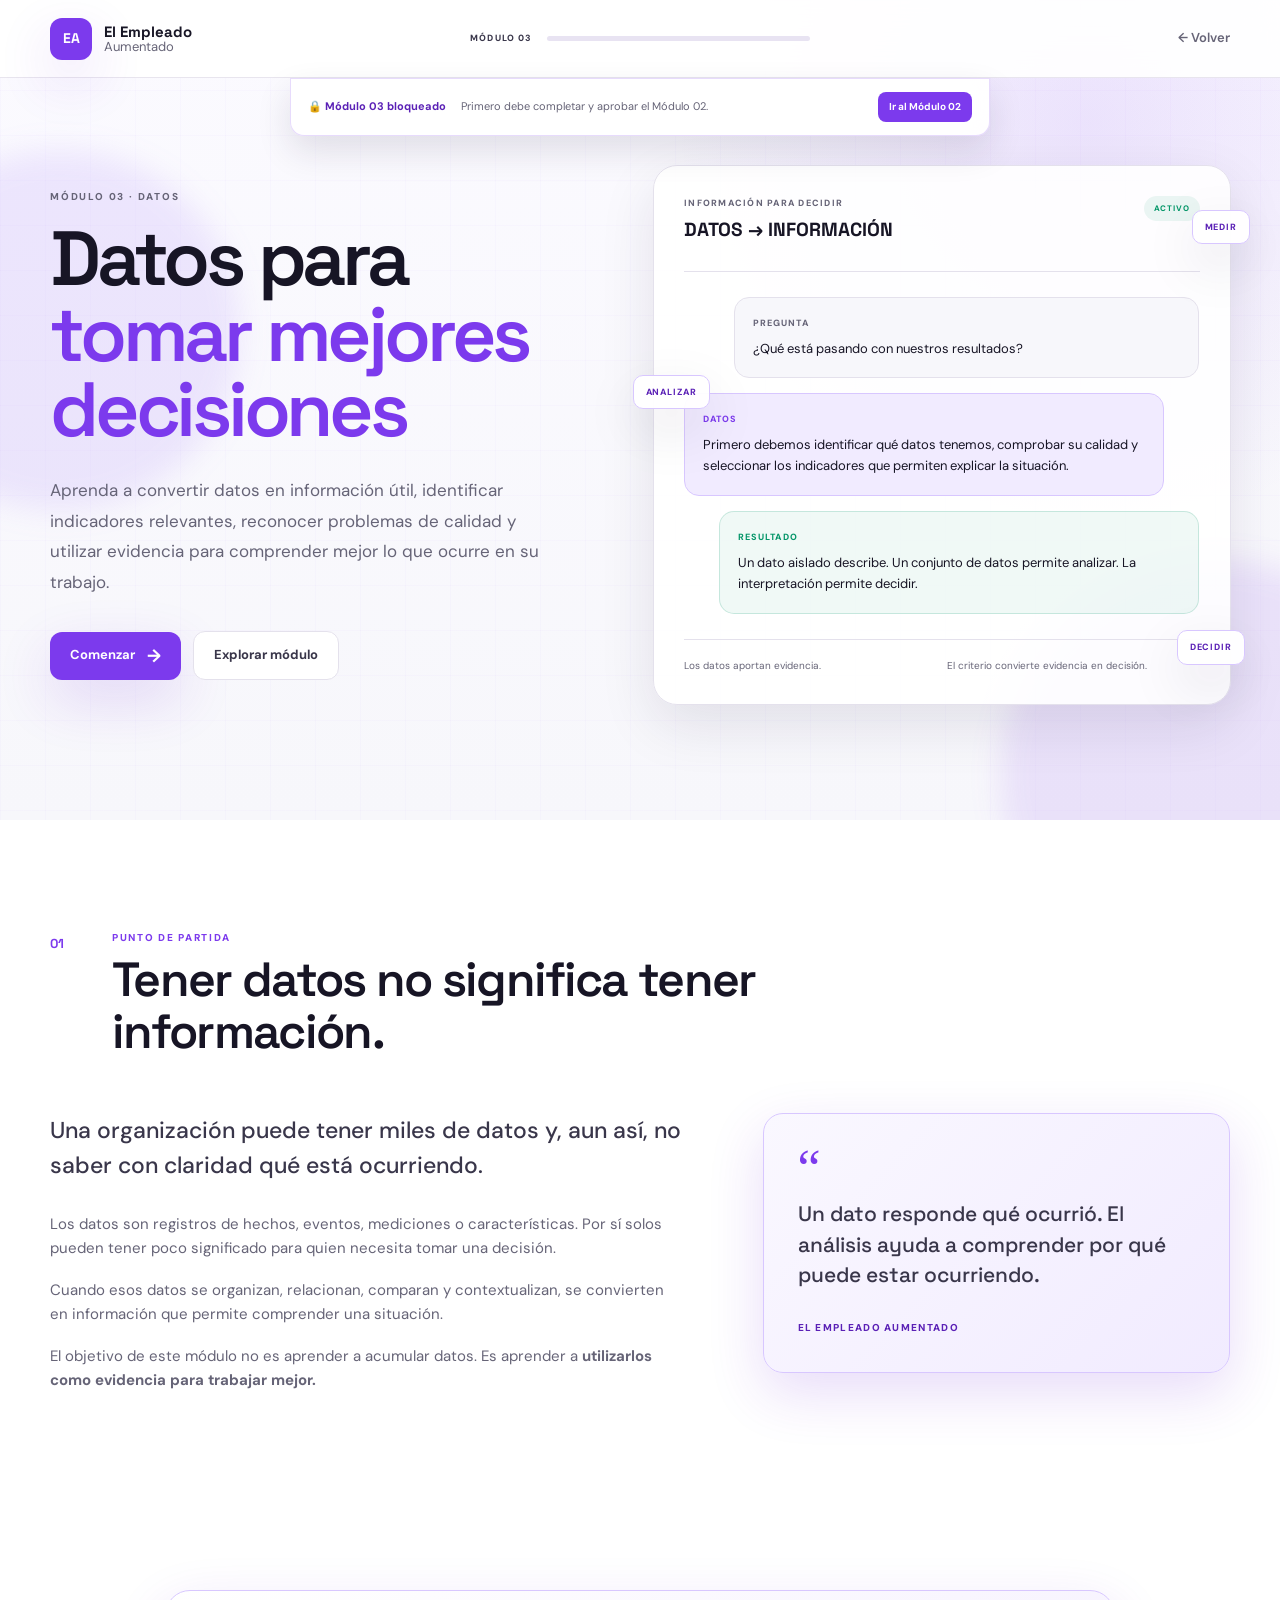
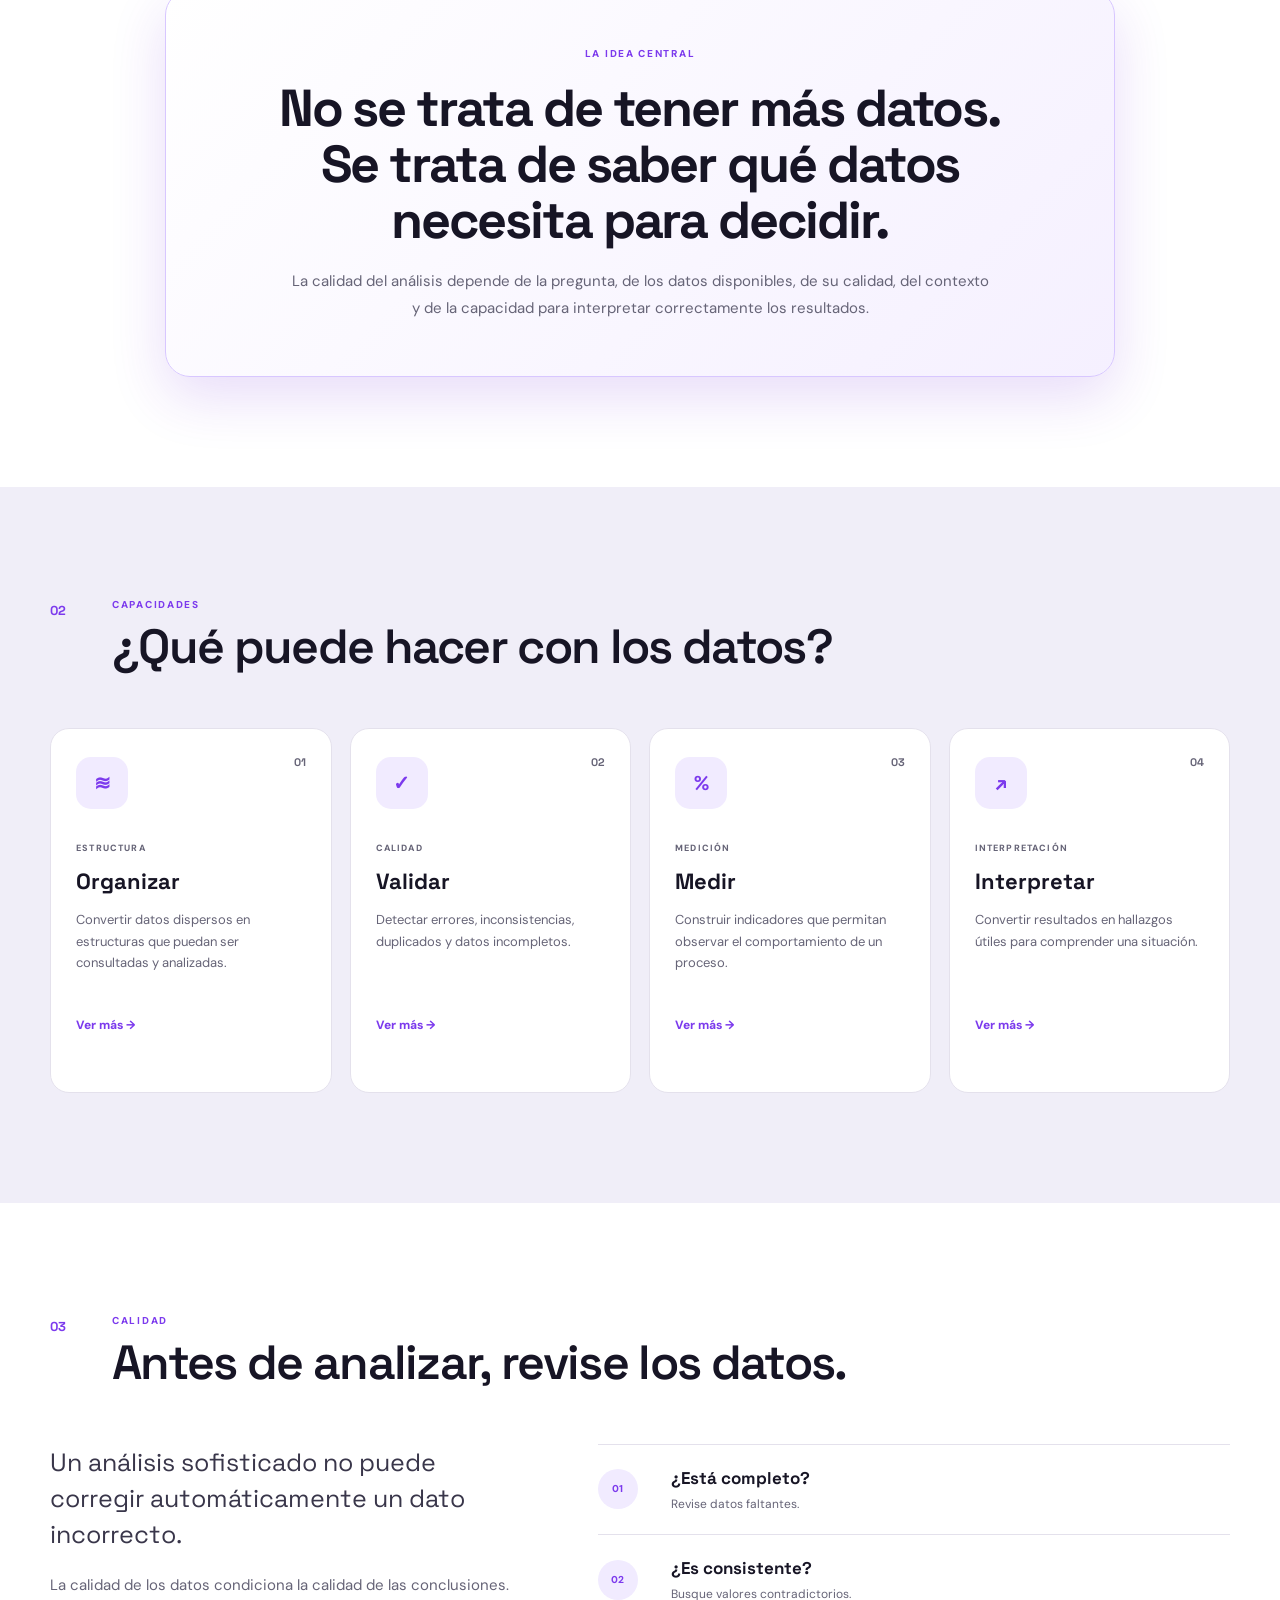
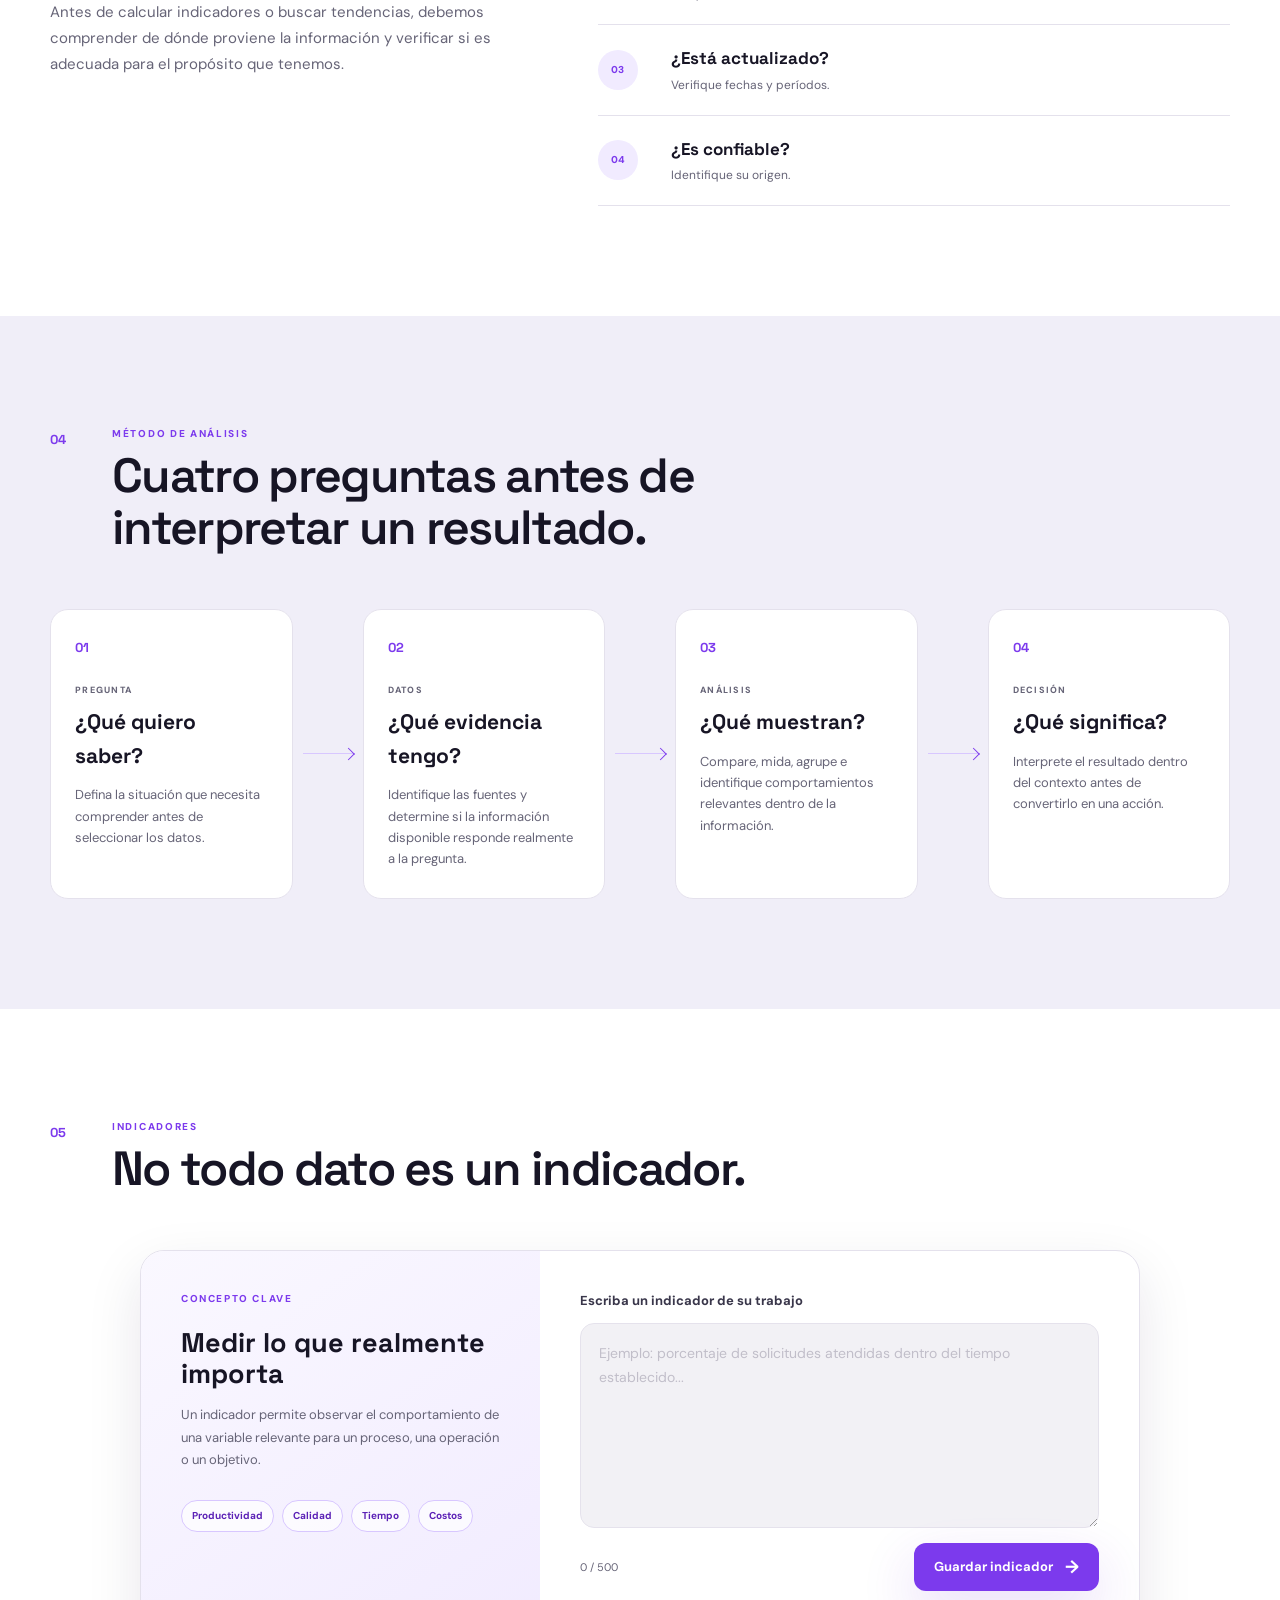
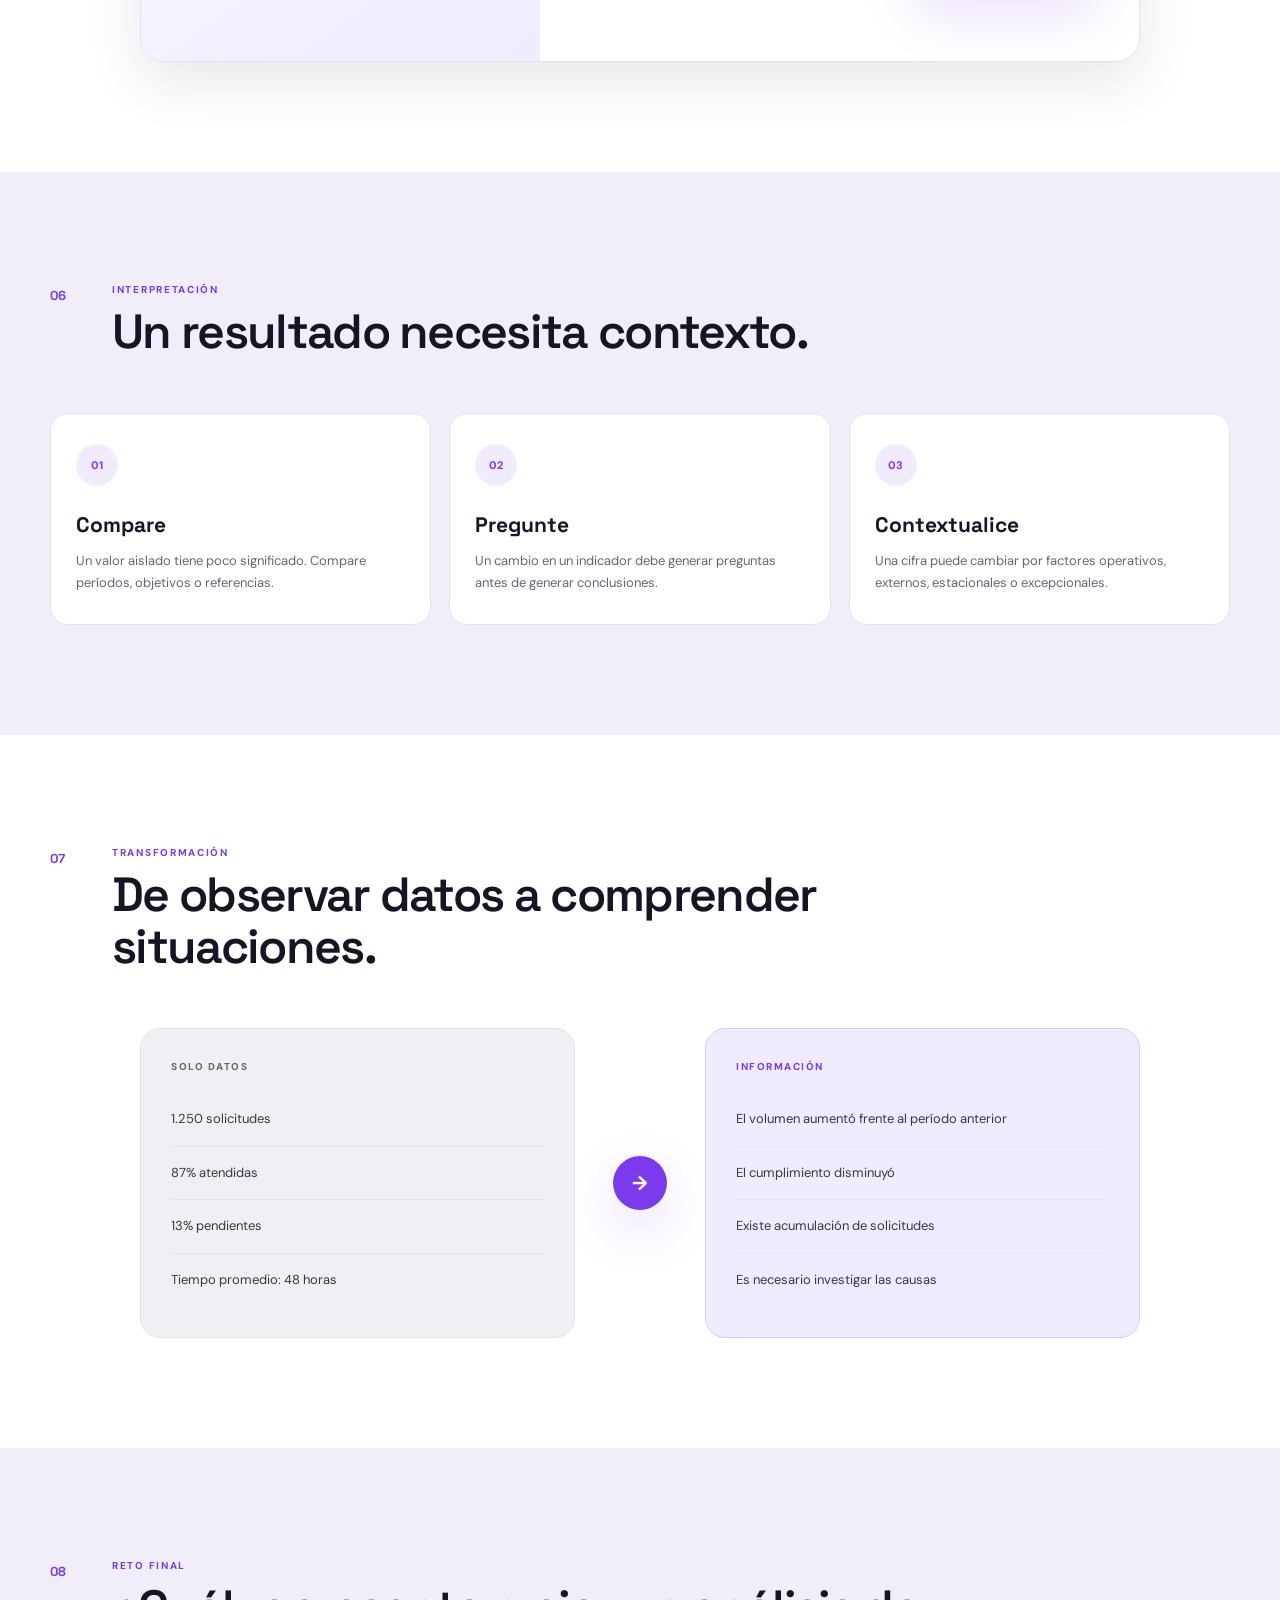
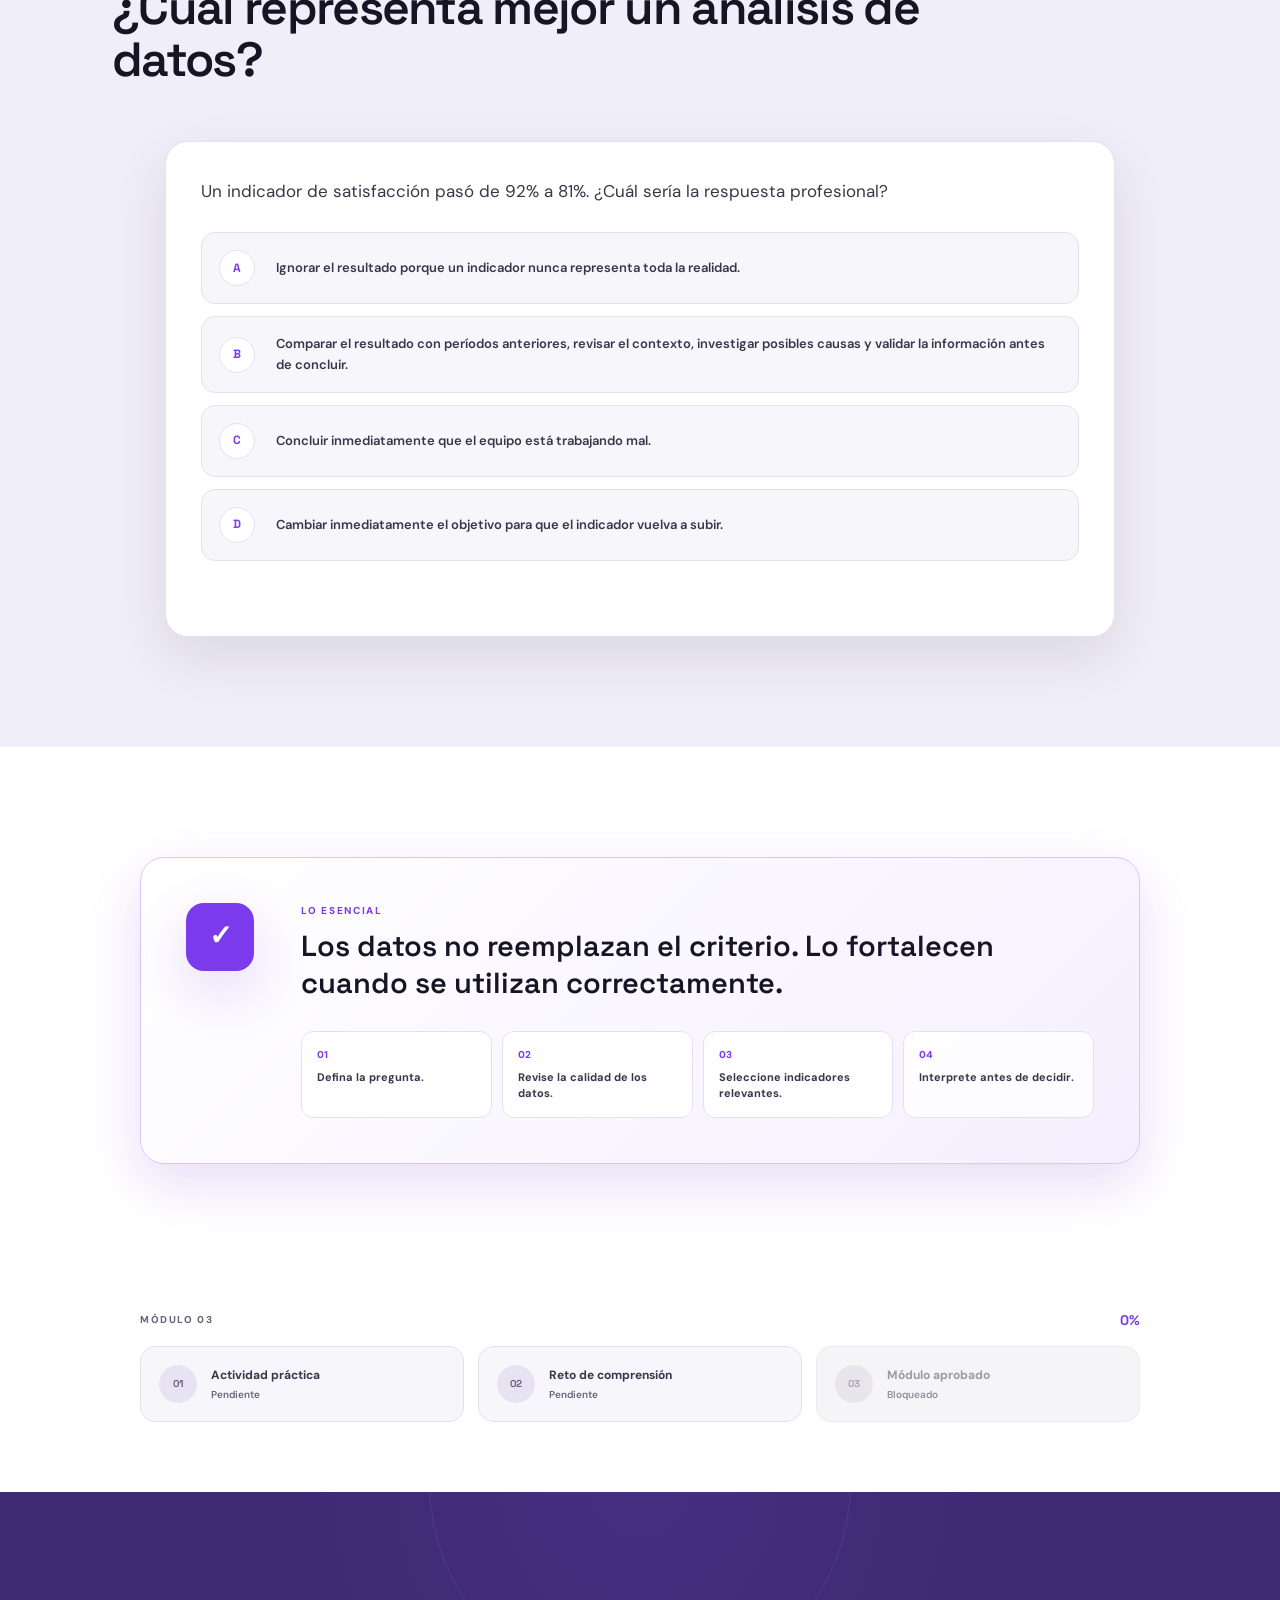
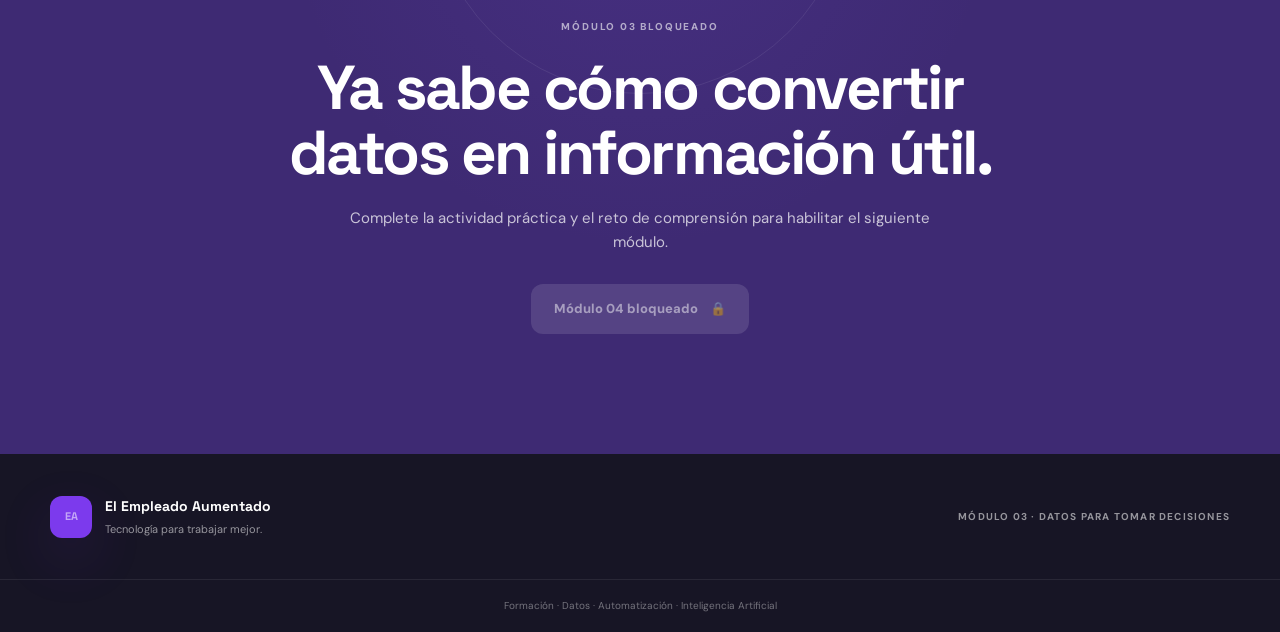
<file: modulos/modulo-3/index.html>
<!DOCTYPE html>
<html lang="es">

<head>

    <meta charset="UTF-8">
    <meta name="viewport" content="width=device-width, initial-scale=1.0">

    <!-- Google Analytics -->
    <script async src="https://www.googletagmanager.com/gtag/js?id=G-BXJEP0S8CB"></script>

    <script>
        window.dataLayer = window.dataLayer || [];

        function gtag() {
            dataLayer.push(arguments);
        }

        gtag("js", new Date());

        gtag("config", "G-BXJEP0S8CB");
    </script>

    <meta
        name="description"
        content="El Empleado Aumentado — una nueva forma de trabajar utilizando procesos, datos, Inteligencia Artificial y tecnología."
    >

    <title>El Empleado Aumentado | Corporación Baraka</title>

    <link rel="preconnect" href="https://fonts.googleapis.com">
    <link rel="preconnect" href="https://fonts.gstatic.com" crossorigin>

    <link
        href="https://fonts.googleapis.com/css2?family=DM+Sans:wght@400;500;600;700&family=Space+Grotesk:wght@400;500;600;700&display=swap"
        rel="stylesheet"
    >

    <link
        rel="stylesheet"
        href="https://cdnjs.cloudflare.com/ajax/libs/font-awesome/6.5.2/css/all.min.css"
    >

    <link rel="stylesheet" href="css/style.css">

</head>


<body>


<!-- =====================================================
     HEADER
====================================================== -->

<header class="module-header">

    <div class="header-container">

        <a
            href="../../index.html"
            class="brand"
            aria-label="Volver al inicio"
        >

            <span class="brand-mark">
                EA
            </span>

            <span class="brand-text">

                <strong>
                    El Empleado
                </strong>

                <span>
                    Aumentado
                </span>

            </span>

        </a>


        <div class="module-progress">

            <span>
                MÓDULO 03
            </span>

            <div class="progress-line">
                <span id="progressBar"></span>
            </div>

        </div>


        <a
            href="../../index.html"
            class="back-link"
        >
            ← Volver
        </a>

    </div>

</header>



<main>


<!-- =====================================================
     HERO
====================================================== -->

<section
    class="hero"
    id="inicio"
>

    <div class="hero-background">

        <div class="hero-grid"></div>

        <div class="hero-glow hero-glow-one"></div>

        <div class="hero-glow hero-glow-two"></div>

    </div>


    <div class="container hero-container">


        <div class="hero-intro">

            <span class="eyebrow">
                MÓDULO 03 · DATOS
            </span>


            <h1>

                Datos para

                <span>
                    tomar mejores decisiones
                </span>

            </h1>


            <p class="hero-text">

                Aprenda a convertir datos en información útil,
                identificar indicadores relevantes, reconocer
                problemas de calidad y utilizar evidencia para
                comprender mejor lo que ocurre en su trabajo.

            </p>


            <div class="hero-actions">

                <a
                    href="#fundamentos"
                    class="button button-primary"
                >

                    Comenzar

                    <span>
                        →
                    </span>

                </a>


                <a
                    href="#metodo"
                    class="button button-secondary"
                >

                    Explorar módulo

                </a>

            </div>

        </div>



        <div class="hero-visual">


            <div class="ai-card data-card">


                <div class="ai-card-top">

                    <div>

                        <span>
                            INFORMACIÓN PARA DECIDIR
                        </span>

                        <strong>
                            DATOS → INFORMACIÓN
                        </strong>

                    </div>


                    <div class="ai-status">
                        ACTIVO
                    </div>

                </div>


                <div class="ai-conversation">


                    <div class="message message-user">

                        <span class="message-label">
                            PREGUNTA
                        </span>

                        <p>
                            ¿Qué está pasando con nuestros resultados?
                        </p>

                    </div>


                    <div class="message message-ai">

                        <span class="message-label">
                            DATOS
                        </span>

                        <p>
                            Primero debemos identificar qué datos
                            tenemos, comprobar su calidad y seleccionar
                            los indicadores que permiten explicar
                            la situación.
                        </p>

                    </div>


                    <div class="message data-message">

                        <span class="message-label">
                            RESULTADO
                        </span>

                        <p>
                            Un dato aislado describe.
                            Un conjunto de datos permite analizar.
                            La interpretación permite decidir.
                        </p>

                    </div>

                </div>


                <div class="ai-footer">

                    <span>
                        Los datos aportan evidencia.
                    </span>

                    <span>
                        El criterio convierte evidencia en decisión.
                    </span>

                </div>

            </div>


            <div class="floating-label floating-label-one">
                MEDIR
            </div>

            <div class="floating-label floating-label-two">
                ANALIZAR
            </div>

            <div class="floating-label floating-label-three">
                DECIDIR
            </div>

        </div>

    </div>

</section>



<!-- =====================================================
     FUNDAMENTOS
====================================================== -->

<section
    class="section intro"
    id="fundamentos"
>

    <div class="container">


        <div class="section-header">

            <span class="section-number">
                01
            </span>

            <div>

                <span class="section-kicker">
                    PUNTO DE PARTIDA
                </span>

                <h2>
                    Tener datos no significa tener información.
                </h2>

            </div>

        </div>



        <div class="intro-grid">


            <div class="intro-content">

                <p class="lead">
                    Una organización puede tener miles de datos
                    y, aun así, no saber con claridad qué está ocurriendo.
                </p>


                <p>
                    Los datos son registros de hechos, eventos,
                    mediciones o características. Por sí solos
                    pueden tener poco significado para quien necesita
                    tomar una decisión.
                </p>


                <p>
                    Cuando esos datos se organizan, relacionan,
                    comparan y contextualizan, se convierten en
                    información que permite comprender una situación.
                </p>


                <p>
                    El objetivo de este módulo no es aprender a
                    acumular datos. Es aprender a
                    <strong>
                        utilizarlos como evidencia para trabajar mejor.
                    </strong>
                </p>

            </div>


            <aside class="statement-card">

                <span class="statement-mark">
                    “
                </span>

                <p>
                    Un dato responde qué ocurrió.
                    El análisis ayuda a comprender por qué
                    puede estar ocurriendo.
                </p>

                <span class="statement-author">
                    EL EMPLEADO AUMENTADO
                </span>

            </aside>

        </div>

    </div>

</section>



<!-- =====================================================
     IDEA CENTRAL
====================================================== -->

<section class="section central-idea">

    <div class="container">

        <div class="central-card">

            <div class="central-card-label">
                LA IDEA CENTRAL
            </div>

            <h2>
                No se trata de tener más datos.
                Se trata de saber qué datos necesita para decidir.
            </h2>

            <p>
                La calidad del análisis depende de la pregunta,
                de los datos disponibles, de su calidad, del contexto
                y de la capacidad para interpretar correctamente
                los resultados.
            </p>

        </div>

    </div>

</section>



<!-- =====================================================
     CAPACIDADES
====================================================== -->

<section
    class="section capabilities"
    id="capacidades"
>

    <div class="container">


        <div class="section-header">

            <span class="section-number">
                02
            </span>

            <div>

                <span class="section-kicker">
                    CAPACIDADES
                </span>

                <h2>
                    ¿Qué puede hacer con los datos?
                </h2>

            </div>

        </div>



        <div class="capabilities-grid">


            <article class="capability-card">

                <span class="capability-number">
                    01
                </span>

                <div class="capability-icon">
                    ≋
                </div>

                <span class="capability-tag">
                    ESTRUCTURA
                </span>

                <h3>
                    Organizar
                </h3>

                <p>
                    Convertir datos dispersos en estructuras
                    que puedan ser consultadas y analizadas.
                </p>

                <button
                    type="button"
                    class="text-button"
                    data-modal="organizar"
                >
                    Ver más →
                </button>

            </article>



            <article class="capability-card">

                <span class="capability-number">
                    02
                </span>

                <div class="capability-icon">
                    ✓
                </div>

                <span class="capability-tag">
                    CALIDAD
                </span>

                <h3>
                    Validar
                </h3>

                <p>
                    Detectar errores, inconsistencias, duplicados
                    y datos incompletos.
                </p>

                <button
                    type="button"
                    class="text-button"
                    data-modal="validar"
                >
                    Ver más →
                </button>

            </article>



            <article class="capability-card">

                <span class="capability-number">
                    03
                </span>

                <div class="capability-icon">
                    %
                </div>

                <span class="capability-tag">
                    MEDICIÓN
                </span>

                <h3>
                    Medir
                </h3>

                <p>
                    Construir indicadores que permitan observar
                    el comportamiento de un proceso.
                </p>

                <button
                    type="button"
                    class="text-button"
                    data-modal="medir"
                >
                    Ver más →
                </button>

            </article>



            <article class="capability-card">

                <span class="capability-number">
                    04
                </span>

                <div class="capability-icon">
                    ↗
                </div>

                <span class="capability-tag">
                    INTERPRETACIÓN
                </span>

                <h3>
                    Interpretar
                </h3>

                <p>
                    Convertir resultados en hallazgos útiles
                    para comprender una situación.
                </p>

                <button
                    type="button"
                    class="text-button"
                    data-modal="interpretar"
                >
                    Ver más →
                </button>

            </article>

        </div>

    </div>

</section>



<!-- =====================================================
     CALIDAD DE DATOS
====================================================== -->

<section class="section thinking">

    <div class="container">


        <div class="section-header">

            <span class="section-number">
                03
            </span>

            <div>

                <span class="section-kicker">
                    CALIDAD
                </span>

                <h2>
                    Antes de analizar, revise los datos.
                </h2>

            </div>

        </div>



        <div class="thinking-layout">


            <div class="thinking-main">

                <p class="lead">
                    Un análisis sofisticado no puede corregir
                    automáticamente un dato incorrecto.
                </p>

                <p>
                    La calidad de los datos condiciona la calidad
                    de las conclusiones. Antes de calcular indicadores
                    o buscar tendencias, debemos comprender de dónde
                    proviene la información y verificar si es adecuada
                    para el propósito que tenemos.
                </p>

            </div>



            <div class="thinking-steps">


                <div class="thinking-step">

                    <span>
                        01
                    </span>

                    <div>

                        <strong>
                            ¿Está completo?
                        </strong>

                        <p>
                            Revise datos faltantes.
                        </p>

                    </div>

                </div>



                <div class="thinking-step">

                    <span>
                        02
                    </span>

                    <div>

                        <strong>
                            ¿Es consistente?
                        </strong>

                        <p>
                            Busque valores contradictorios.
                        </p>

                    </div>

                </div>



                <div class="thinking-step">

                    <span>
                        03
                    </span>

                    <div>

                        <strong>
                            ¿Está actualizado?
                        </strong>

                        <p>
                            Verifique fechas y períodos.
                        </p>

                    </div>

                </div>



                <div class="thinking-step">

                    <span>
                        04
                    </span>

                    <div>

                        <strong>
                            ¿Es confiable?
                        </strong>

                        <p>
                            Identifique su origen.
                        </p>

                    </div>

                </div>

            </div>

        </div>

    </div>

</section>



<!-- =====================================================
     METODO
====================================================== -->

<section
    class="section method"
    id="metodo"
>

    <div class="container">


        <div class="section-header">

            <span class="section-number">
                04
            </span>

            <div>

                <span class="section-kicker">
                    MÉTODO DE ANÁLISIS
                </span>

                <h2>
                    Cuatro preguntas antes de interpretar un resultado.
                </h2>

            </div>

        </div>



        <div class="method-flow">


            <div class="method-step">

                <span class="method-number">
                    01
                </span>

                <span class="method-label">
                    PREGUNTA
                </span>

                <h3>
                    ¿Qué quiero saber?
                </h3>

                <p>
                    Defina la situación que necesita comprender
                    antes de seleccionar los datos.
                </p>

            </div>


            <div class="method-line"></div>


            <div class="method-step">

                <span class="method-number">
                    02
                </span>

                <span class="method-label">
                    DATOS
                </span>

                <h3>
                    ¿Qué evidencia tengo?
                </h3>

                <p>
                    Identifique las fuentes y determine si la información
                    disponible responde realmente a la pregunta.
                </p>

            </div>


            <div class="method-line"></div>


            <div class="method-step">

                <span class="method-number">
                    03
                </span>

                <span class="method-label">
                    ANÁLISIS
                </span>

                <h3>
                    ¿Qué muestran?
                </h3>

                <p>
                    Compare, mida, agrupe e identifique comportamientos
                    relevantes dentro de la información.
                </p>

            </div>


            <div class="method-line"></div>


            <div class="method-step">

                <span class="method-number">
                    04
                </span>

                <span class="method-label">
                    DECISIÓN
                </span>

                <h3>
                    ¿Qué significa?
                </h3>

                <p>
                    Interprete el resultado dentro del contexto
                    antes de convertirlo en una acción.
                </p>

            </div>

        </div>

    </div>

</section>



<!-- =====================================================
     INDICADORES
====================================================== -->

<section class="section exercise">

    <div class="container">


        <div class="section-header">

            <span class="section-number">
                05
            </span>

            <div>

                <span class="section-kicker">
                    INDICADORES
                </span>

                <h2>
                    No todo dato es un indicador.
                </h2>

            </div>

        </div>



        <div class="exercise-card">


            <div class="exercise-info">

                <span class="exercise-label">
                    CONCEPTO CLAVE
                </span>

                <h3>
                    Medir lo que realmente importa
                </h3>

                <p>
                    Un indicador permite observar el comportamiento
                    de una variable relevante para un proceso,
                    una operación o un objetivo.
                </p>

                <div class="exercise-examples">

                    <span>
                        Productividad
                    </span>

                    <span>
                        Calidad
                    </span>

                    <span>
                        Tiempo
                    </span>

                    <span>
                        Costos
                    </span>

                </div>

            </div>



            <div class="exercise-form">

                <label for="indicatorInput">
                    Escriba un indicador de su trabajo
                </label>

                <textarea
                    id="indicatorInput"
                    name="indicatorInput"
                    maxlength="500"
                    placeholder="Ejemplo: porcentaje de solicitudes atendidas dentro del tiempo establecido..."
                ></textarea>


                <div class="form-footer">

                    <span id="indicatorCounter">
                        0 / 500
                    </span>


                    <button
                        type="button"
                        id="saveIndicator"
                        class="button button-primary"
                    >

                        Guardar indicador

                        <span>
                            →
                        </span>

                    </button>

                </div>


                <div
                    id="indicatorFeedback"
                    class="task-feedback"
                    aria-live="polite"
                ></div>

            </div>

        </div>

    </div>

</section>



<!-- =====================================================
     INTERPRETACIÓN
====================================================== -->

<section class="section responsibility">

    <div class="container">


        <div class="section-header">

            <span class="section-number">
                06
            </span>

            <div>

                <span class="section-kicker">
                    INTERPRETACIÓN
                </span>

                <h2>
                    Un resultado necesita contexto.
                </h2>

            </div>

        </div>



        <div class="responsibility-grid">


            <article class="responsibility-card">

                <span class="responsibility-number">
                    01
                </span>

                <h3>
                    Compare
                </h3>

                <p>
                    Un valor aislado tiene poco significado.
                    Compare períodos, objetivos o referencias.
                </p>

            </article>



            <article class="responsibility-card">

                <span class="responsibility-number">
                    02
                </span>

                <h3>
                    Pregunte
                </h3>

                <p>
                    Un cambio en un indicador debe generar preguntas
                    antes de generar conclusiones.
                </p>

            </article>



            <article class="responsibility-card">

                <span class="responsibility-number">
                    03
                </span>

                <h3>
                    Contextualice
                </h3>

                <p>
                    Una cifra puede cambiar por factores operativos,
                    externos, estacionales o excepcionales.
                </p>

            </article>

        </div>

    </div>

</section>



<!-- =====================================================
     TRANSFORMACIÓN
====================================================== -->

<section class="section transformation">

    <div class="container">


        <div class="section-header">

            <span class="section-number">
                07
            </span>

            <div>

                <span class="section-kicker">
                    TRANSFORMACIÓN
                </span>

                <h2>
                    De observar datos a comprender situaciones.
                </h2>

            </div>

        </div>



        <div class="transformation-grid">


            <div class="transformation-column before">

                <span class="transformation-label">
                    SOLO DATOS
                </span>

                <div class="transformation-item">
                    1.250 solicitudes
                </div>

                <div class="transformation-item">
                    87% atendidas
                </div>

                <div class="transformation-item">
                    13% pendientes
                </div>

                <div class="transformation-item">
                    Tiempo promedio: 48 horas
                </div>

            </div>


            <div class="transformation-arrow">
                →
            </div>


            <div class="transformation-column after">

                <span class="transformation-label">
                    INFORMACIÓN
                </span>

                <div class="transformation-item">
                    El volumen aumentó frente al período anterior
                </div>

                <div class="transformation-item">
                    El cumplimiento disminuyó
                </div>

                <div class="transformation-item">
                    Existe acumulación de solicitudes
                </div>

                <div class="transformation-item">
                    Es necesario investigar las causas
                </div>

            </div>

        </div>

    </div>

</section>



<!-- =====================================================
     RETO FINAL
====================================================== -->

<section class="section challenge">

    <div class="container">


        <div class="section-header">

            <span class="section-number">
                08
            </span>

            <div>

                <span class="section-kicker">
                    RETO FINAL
                </span>

                <h2>
                    ¿Cuál representa mejor un análisis de datos?
                </h2>

            </div>

        </div>



        <div class="challenge-card">


            <p class="challenge-question">

                Un indicador de satisfacción pasó de 92% a 81%.
                ¿Cuál sería la respuesta profesional?

            </p>


            <div class="challenge-options">


                <button
                    type="button"
                    class="challenge-option"
                    data-answer="A"
                    data-correct="false"
                >

                    <span>
                        A
                    </span>

                    <strong>
                        Concluir inmediatamente que el equipo
                        está trabajando mal.
                    </strong>

                </button>



                <button
                    type="button"
                    class="challenge-option"
                    data-answer="B"
                    data-correct="true"
                >

                    <span>
                        B
                    </span>

                    <strong>
                        Comparar el resultado con períodos anteriores,
                        revisar el contexto, investigar posibles causas
                        y validar la información antes de concluir.
                    </strong>

                </button>



                <button
                    type="button"
                    class="challenge-option"
                    data-answer="C"
                    data-correct="false"
                >

                    <span>
                        C
                    </span>

                    <strong>
                        Cambiar inmediatamente el objetivo para que
                        el indicador vuelva a subir.
                    </strong>

                </button>



                <button
                    type="button"
                    class="challenge-option"
                    data-answer="D"
                    data-correct="false"
                >

                    <span>
                        D
                    </span>

                    <strong>
                        Ignorar el resultado porque un indicador
                        nunca representa toda la realidad.
                    </strong>

                </button>

            </div>


            <div
                id="challengeFeedback"
                class="challenge-feedback"
                aria-live="polite"
            ></div>

        </div>

    </div>

</section>



<!-- =====================================================
     RESULTADO
====================================================== -->

<section class="section result">

    <div class="container">


        <div class="result-card">


            <div class="result-icon">
                ✓
            </div>


            <div class="result-content">

                <span class="section-kicker">
                    LO ESENCIAL
                </span>


                <h2>
                    Los datos no reemplazan el criterio.
                    Lo fortalecen cuando se utilizan correctamente.
                </h2>


                <div class="result-list">


                    <div>

                        <span>
                            01
                        </span>

                        <p>
                            Defina la pregunta.
                        </p>

                    </div>


                    <div>

                        <span>
                            02
                        </span>

                        <p>
                            Revise la calidad de los datos.
                        </p>

                    </div>


                    <div>

                        <span>
                            03
                        </span>

                        <p>
                            Seleccione indicadores relevantes.
                        </p>

                    </div>


                    <div>

                        <span>
                            04
                        </span>

                        <p>
                            Interprete antes de decidir.
                        </p>

                    </div>

                </div>

            </div>

        </div>

    </div>

</section>



<!-- =====================================================
     ESTADO Y PROGRESO DEL MÓDULO
====================================================== -->

<section
    class="section module-status-section"
    id="moduleStatus"
>

    <div class="container">

        <div class="module-progress-info">

            <span>
                MÓDULO 03
            </span>

            <strong id="progressPercentage">
                0%
            </strong>

        </div>


        <div class="module-requirements">


            <div
                class="requirement-item"
                id="requirementActivity"
            >

                <span>
                    01
                </span>

                <div>

                    <strong>
                        Actividad práctica
                    </strong>

                    <small>
                        Pendiente
                    </small>

                </div>

            </div>



            <div
                class="requirement-item"
                id="requirementChallenge"
            >

                <span>
                    02
                </span>

                <div>

                    <strong>
                        Reto de comprensión
                    </strong>

                    <small>
                        Pendiente
                    </small>

                </div>

            </div>



            <div
                class="requirement-item"
                id="requirementModule"
            >

                <span>
                    03
                </span>

                <div>

                    <strong>
                        Módulo aprobado
                    </strong>

                    <small>
                        Bloqueado
                    </small>

                </div>

            </div>

        </div>

    </div>

</section>



<!-- =====================================================
     SIGUIENTE MÓDULO
====================================================== -->

<section
    class="next-module blocked"
    id="moduleComplete"
>

    <div class="container">


        <div class="next-module-content">


            <span
                class="next-label"
                id="completionLabel"
            >
                MÓDULO 03 BLOQUEADO
            </span>


            <h2>
                Ya sabe cómo convertir datos
                en información útil.
            </h2>


            <p id="completionMessage">
                Complete la actividad práctica y el reto de comprensión
                para habilitar el siguiente módulo.
            </p>


            <a
                href="../modulo-4/index.html"
                class="next-button"
                id="nextModuleButton"
                aria-disabled="true"
            >

                Módulo 04 bloqueado

                <span>
                    🔒
                </span>

            </a>

        </div>

    </div>

</section>


</main>



<!-- =====================================================
     MODAL ORGANIZAR
====================================================== -->

<div
    class="modal"
    id="modal-organizar"
    aria-hidden="true"
>

    <div class="modal-overlay"></div>

    <div
        class="modal-window"
        role="dialog"
        aria-modal="true"
    >

        <button
            type="button"
            class="modal-close"
            aria-label="Cerrar"
        >
            ×
        </button>


        <span class="modal-number">
            01
        </span>


        <span class="modal-kicker">
            CAPACIDAD · ESTRUCTURA DE INFORMACIÓN
        </span>


        <h2>
            Organizar datos
        </h2>


        <p>
            Antes de analizar información es necesario comprender
            su estructura. Organizar datos implica establecer una forma
            consistente de almacenar, clasificar y relacionar los registros
            para que puedan ser consultados, comparados y analizados.
            Una estructura adecuada reduce ambigüedades y facilita el uso
            posterior de herramientas como Excel, Power BI, SQL o sistemas
            de Inteligencia Artificial.
        </p>


        <div class="modal-section">

            <span class="modal-section-label">
                ASPECTOS CLAVE
            </span>

            <ul class="modal-list">

                <li>
                    Definir qué representa cada columna, registro
                    o variable.
                </li>

                <li>
                    Mantener formatos consistentes para fechas,
                    nombres, cantidades y categorías.
                </li>

                <li>
                    Evitar mezclar datos, encabezados, totales y
                    comentarios dentro de la misma estructura.
                </li>

                <li>
                    Utilizar identificadores que permitan relacionar
                    registros cuando sea necesario.
                </li>

            </ul>

        </div>


        <div class="modal-example">

            <span class="modal-example-label">
                EJEMPLO
            </span>

            <p>
                Una base de solicitudes puede contener fecha, área,
                responsable, tipo de solicitud, estado, tiempo de respuesta
                y fecha de cierre. Cuando estas variables están correctamente
                estructuradas, resulta mucho más sencillo calcular indicadores
                y analizar el comportamiento del proceso.
            </p>

        </div>


        <div class="modal-highlight">

            <strong>
                Criterio profesional
            </strong>

            <span>
                Una buena estructura de datos debe responder a cómo
                serán utilizados posteriormente. Organizar no significa
                simplemente ordenar columnas; significa diseñar una estructura
                que conserve el significado de la información y facilite
                el análisis posterior.
            </span>

        </div>

    </div>

</div>



<!-- =====================================================
     MODAL VALIDAR
====================================================== -->

<div
    class="modal"
    id="modal-validar"
    aria-hidden="true"
>

    <div class="modal-overlay"></div>

    <div
        class="modal-window"
        role="dialog"
        aria-modal="true"
    >

        <button
            type="button"
            class="modal-close"
            aria-label="Cerrar"
        >
            ×
        </button>


        <span class="modal-number">
            02
        </span>


        <span class="modal-kicker">
            CAPACIDAD · CALIDAD DE DATOS
        </span>


        <h2>
            Validar datos
        </h2>


        <p>
            La validación consiste en comprobar si los datos cumplen
            las condiciones necesarias para ser utilizados con confianza.
            Un conjunto de datos puede estar completo y aun así contener
            errores de formato, duplicados, valores imposibles o registros
            inconsistentes.
        </p>


        <div class="modal-section">

            <span class="modal-section-label">
                ¿QUÉ DEBE REVISAR?
            </span>

            <ul class="modal-list">

                <li>
                    Valores faltantes o registros incompletos.
                </li>

                <li>
                    Registros duplicados.
                </li>

                <li>
                    Fechas fuera del período analizado.
                </li>

                <li>
                    Valores atípicos que requieran explicación.
                </li>

                <li>
                    Diferencias entre fuentes que deberían contener
                    información equivalente.
                </li>

            </ul>

        </div>


        <div class="modal-example">

            <span class="modal-example-label">
                EJEMPLO
            </span>

            <p>
                Si una empresa analiza tiempos de atención y encuentra
                registros negativos, fechas imposibles o solicitudes
                cerradas antes de haber sido creadas, el problema no está
                en el cálculo del indicador. Está en la calidad de los datos
                que alimentan ese cálculo.
            </p>

        </div>


        <div class="modal-highlight">

            <strong>
                Criterio profesional
            </strong>

            <span>
                Un dato incorrecto puede producir un resultado matemáticamente
                correcto pero profesionalmente equivocado. La validación debe
                realizarse antes de interpretar indicadores o tomar decisiones
                basadas en ellos.
            </span>

        </div>

    </div>

</div>



<!-- =====================================================
     MODAL MEDIR
====================================================== -->

<div
    class="modal"
    id="modal-medir"
    aria-hidden="true"
>

    <div class="modal-overlay"></div>

    <div
        class="modal-window"
        role="dialog"
        aria-modal="true"
    >

        <button
            type="button"
            class="modal-close"
            aria-label="Cerrar"
        >
            ×
        </button>


        <span class="modal-number">
            03
        </span>


        <span class="modal-kicker">
            CAPACIDAD · INDICADORES
        </span>


        <h2>
            Medir lo que importa
        </h2>


        <p>
            Medir significa establecer una forma objetiva de observar
            el comportamiento de una variable relacionada con un proceso,
            objetivo o resultado. Un buen indicador no se elige porque
            sea fácil de calcular, sino porque aporta información útil
            para comprender una situación o controlar un proceso.
        </p>


        <div class="modal-section">

            <span class="modal-section-label">
                UN INDICADOR DEBE TENER
            </span>

            <ul class="modal-list">

                <li>
                    Una definición clara de lo que mide.
                </li>

                <li>
                    Una fuente de datos identificable.
                </li>

                <li>
                    Un período o frecuencia de medición.
                </li>

                <li>
                    Una unidad o fórmula de cálculo.
                </li>

                <li>
                    Un propósito relacionado con el proceso o el objetivo.
                </li>

            </ul>

        </div>


        <div class="modal-example">

            <span class="modal-example-label">
                EJEMPLO
            </span>

            <p>
                En un proceso de atención, el número total de solicitudes
                es un dato. El porcentaje de solicitudes atendidas dentro
                del tiempo establecido es un indicador que permite evaluar
                un aspecto concreto del desempeño del proceso.
            </p>

        </div>


        <div class="modal-highlight">

            <strong>
                Criterio profesional
            </strong>

            <span>
                Medir más variables no necesariamente mejora el control.
                Un exceso de indicadores puede dificultar la identificación
                de lo verdaderamente importante. La selección debe responder
                a las decisiones que la organización necesita tomar.
            </span>

        </div>

    </div>

</div>



<!-- =====================================================
     MODAL INTERPRETAR
====================================================== -->

<div
    class="modal"
    id="modal-interpretar"
    aria-hidden="true"
>

    <div class="modal-overlay"></div>

    <div
        class="modal-window"
        role="dialog"
        aria-modal="true"
    >

        <button
            type="button"
            class="modal-close"
            aria-label="Cerrar"
        >
            ×
        </button>


        <span class="modal-number">
            04
        </span>


        <span class="modal-kicker">
            CAPACIDAD · INTERPRETACIÓN
        </span>


        <h2>
            Interpretar resultados
        </h2>


        <p>
            Interpretar significa comprender qué representa un resultado
            dentro de un contexto determinado. Un indicador puede mostrar
            que algo cambió, pero por sí solo no explica necesariamente
            por qué cambió ni qué acción debería tomarse.
        </p>


        <div class="modal-section">

            <span class="modal-section-label">
                ANTES DE CONCLUIR, PREGUNTE
            </span>

            <ul class="modal-list">

                <li>
                    ¿Respecto de qué período o referencia estoy comparando?
                </li>

                <li>
                    ¿El cambio es significativo o corresponde a una variación normal?
                </li>

                <li>
                    ¿Qué factores externos pueden haber influido?
                </li>

                <li>
                    ¿La información disponible permite explicar el comportamiento?
                </li>

                <li>
                    ¿Qué evidencia adicional necesito antes de actuar?
                </li>

            </ul>

        </div>


        <div class="modal-example">

            <span class="modal-example-label">
                EJEMPLO
            </span>

            <p>
                Si un indicador de productividad disminuye durante un mes,
                no es suficiente afirmar que el equipo "rindió menos".
                Es necesario revisar volumen de trabajo, ausencias, cambios
                en la operación, complejidad de los casos, disponibilidad
                de recursos y cualquier otra variable que pueda explicar
                la variación observada.
            </p>

        </div>


        <div class="modal-highlight">

            <strong>
                Criterio profesional
            </strong>

            <span>
                La interpretación transforma un resultado numérico en
                conocimiento útil. Sin contexto, un indicador puede conducir
                a conclusiones apresuradas. El objetivo del análisis no es
                producir más gráficos, sino comprender mejor una situación
                para actuar con mayor fundamento.
            </span>

        </div>

    </div>

</div>



<!-- =====================================================
     FOOTER
====================================================== -->

<footer class="footer">

    <div class="container footer-content">


        <div class="footer-brand">

            <span class="brand-mark">
                EA
            </span>


            <div>

                <strong>
                    El Empleado Aumentado
                </strong>

                <span>
                    Tecnología para trabajar mejor.
                </span>

            </div>

        </div>


        <div class="footer-module">
            MÓDULO 03 · DATOS PARA TOMAR DECISIONES
        </div>

    </div>


    <div class="footer-bottom">

        <span>
            Formación · Datos · Automatización · Inteligencia Artificial
        </span>

    </div>

</footer>



<!-- =====================================================
     JAVASCRIPT
====================================================== -->

<script src="./js/script.js"></script>


</body>

</html>
</file>
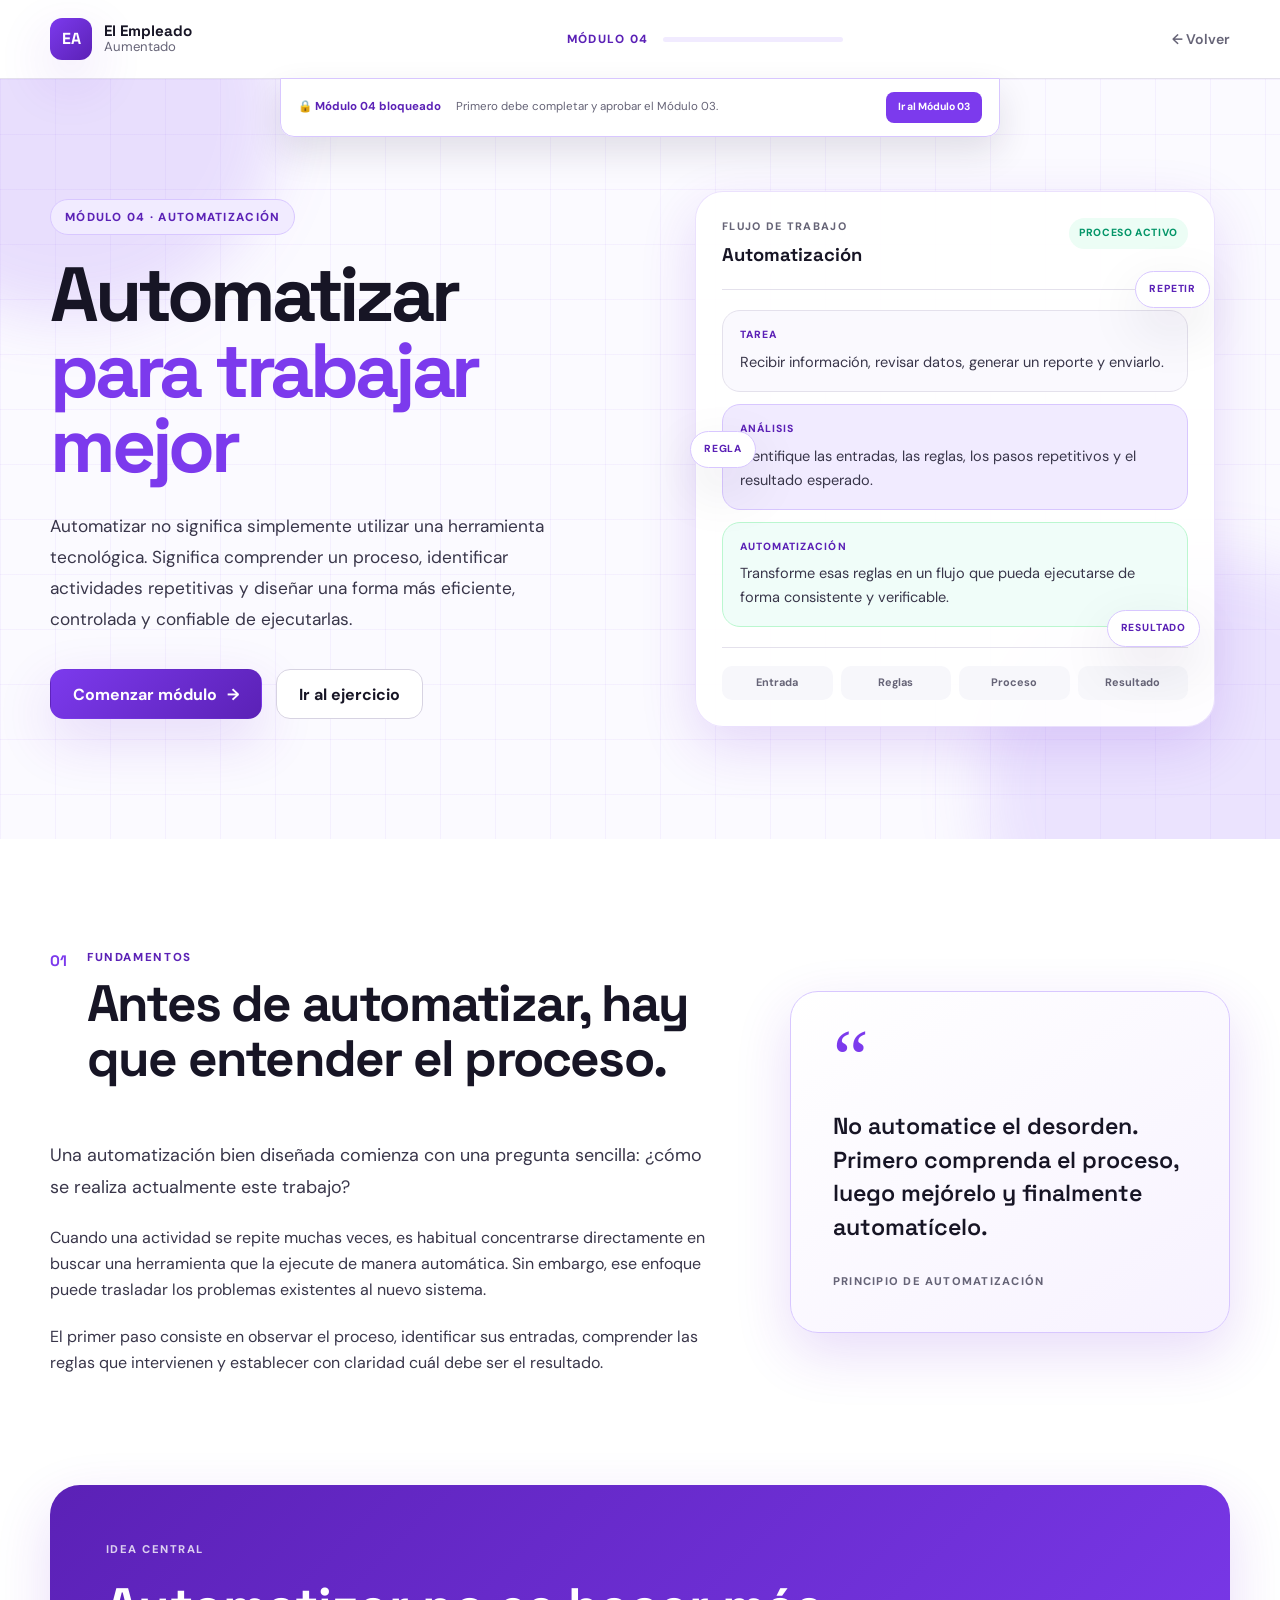
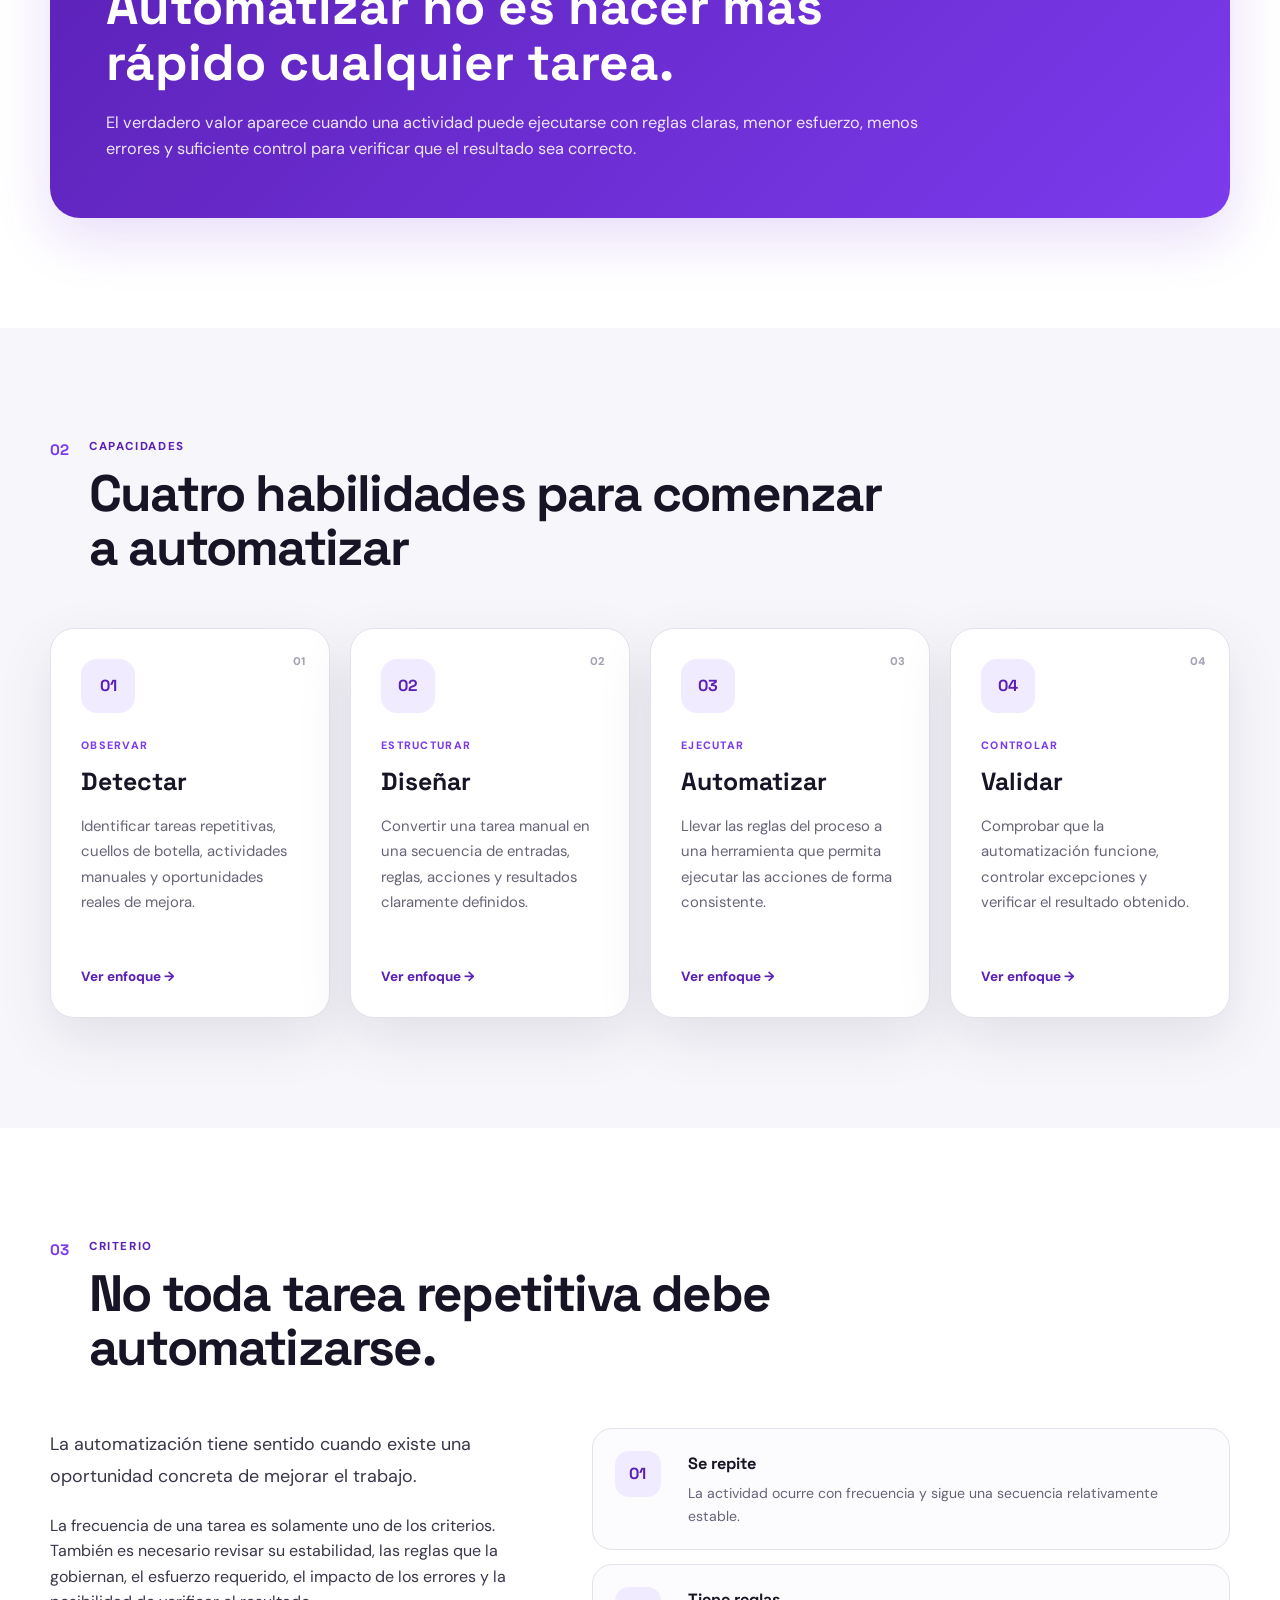
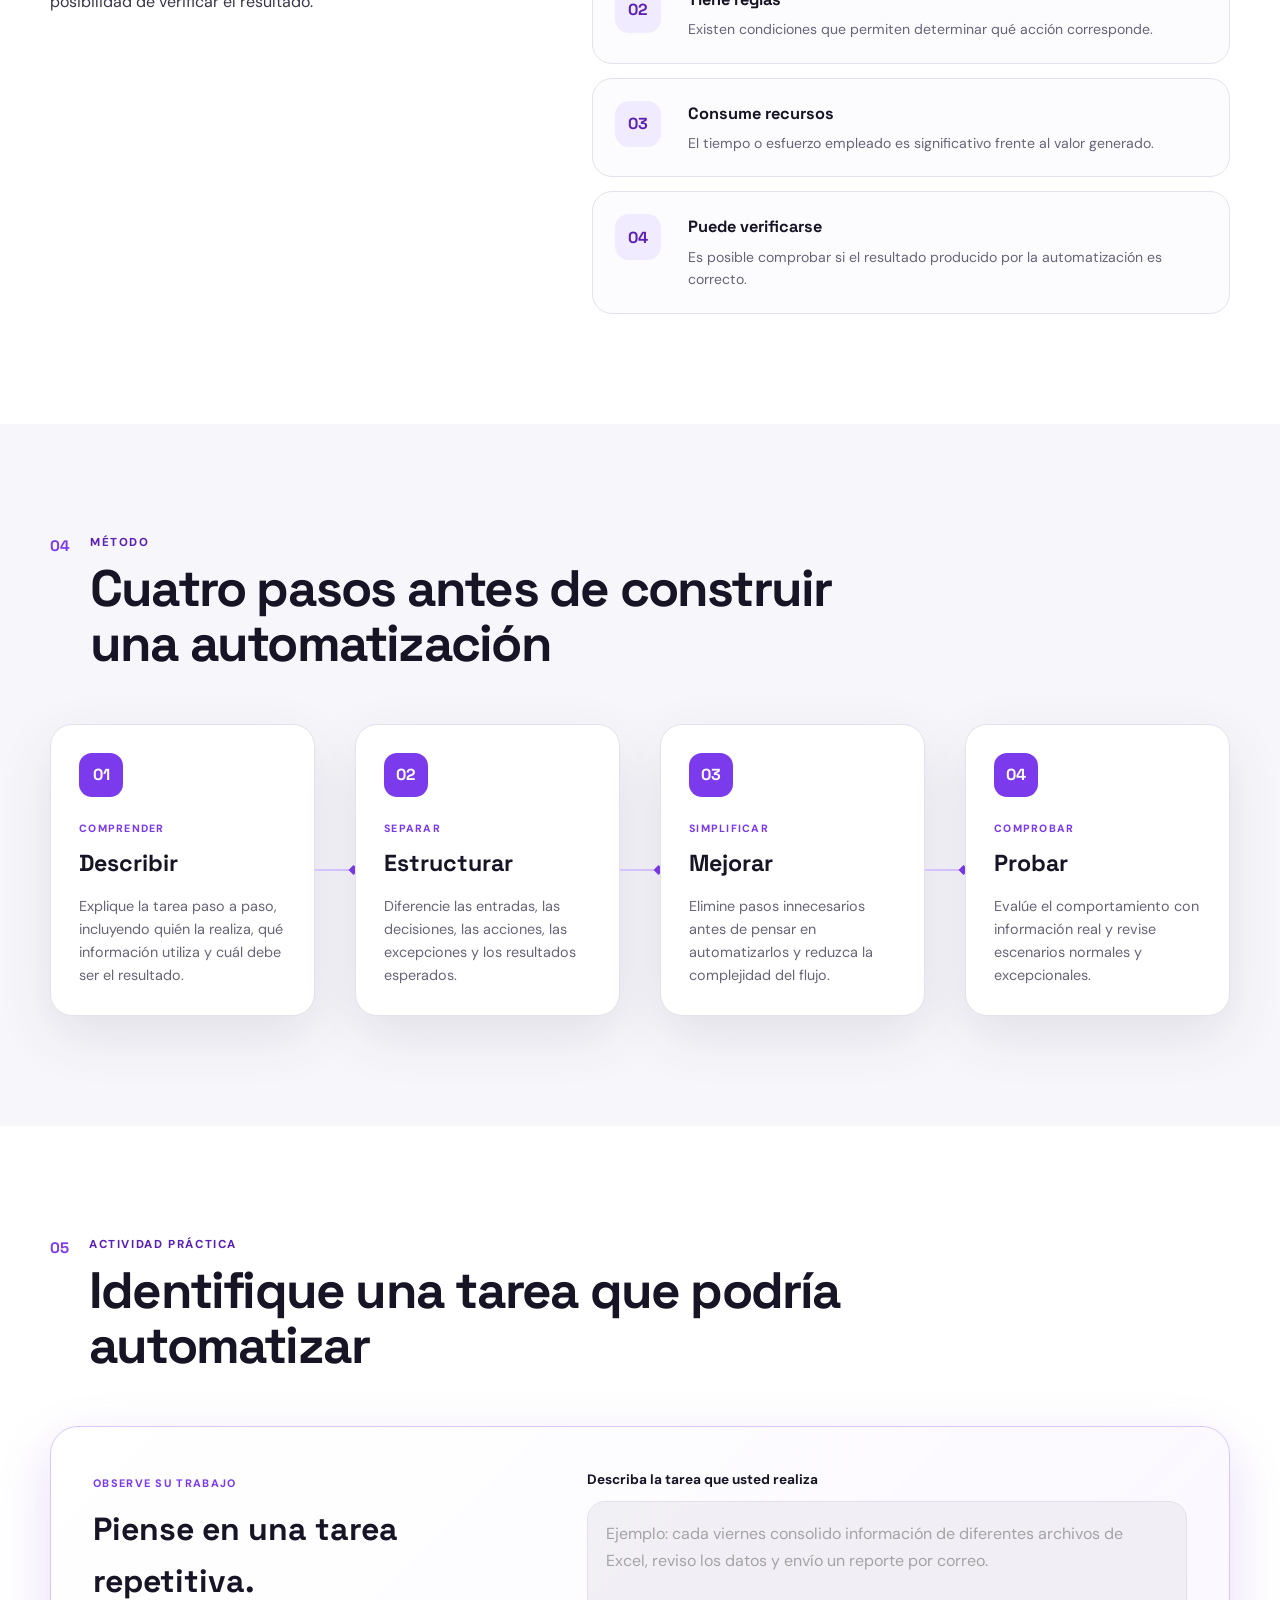
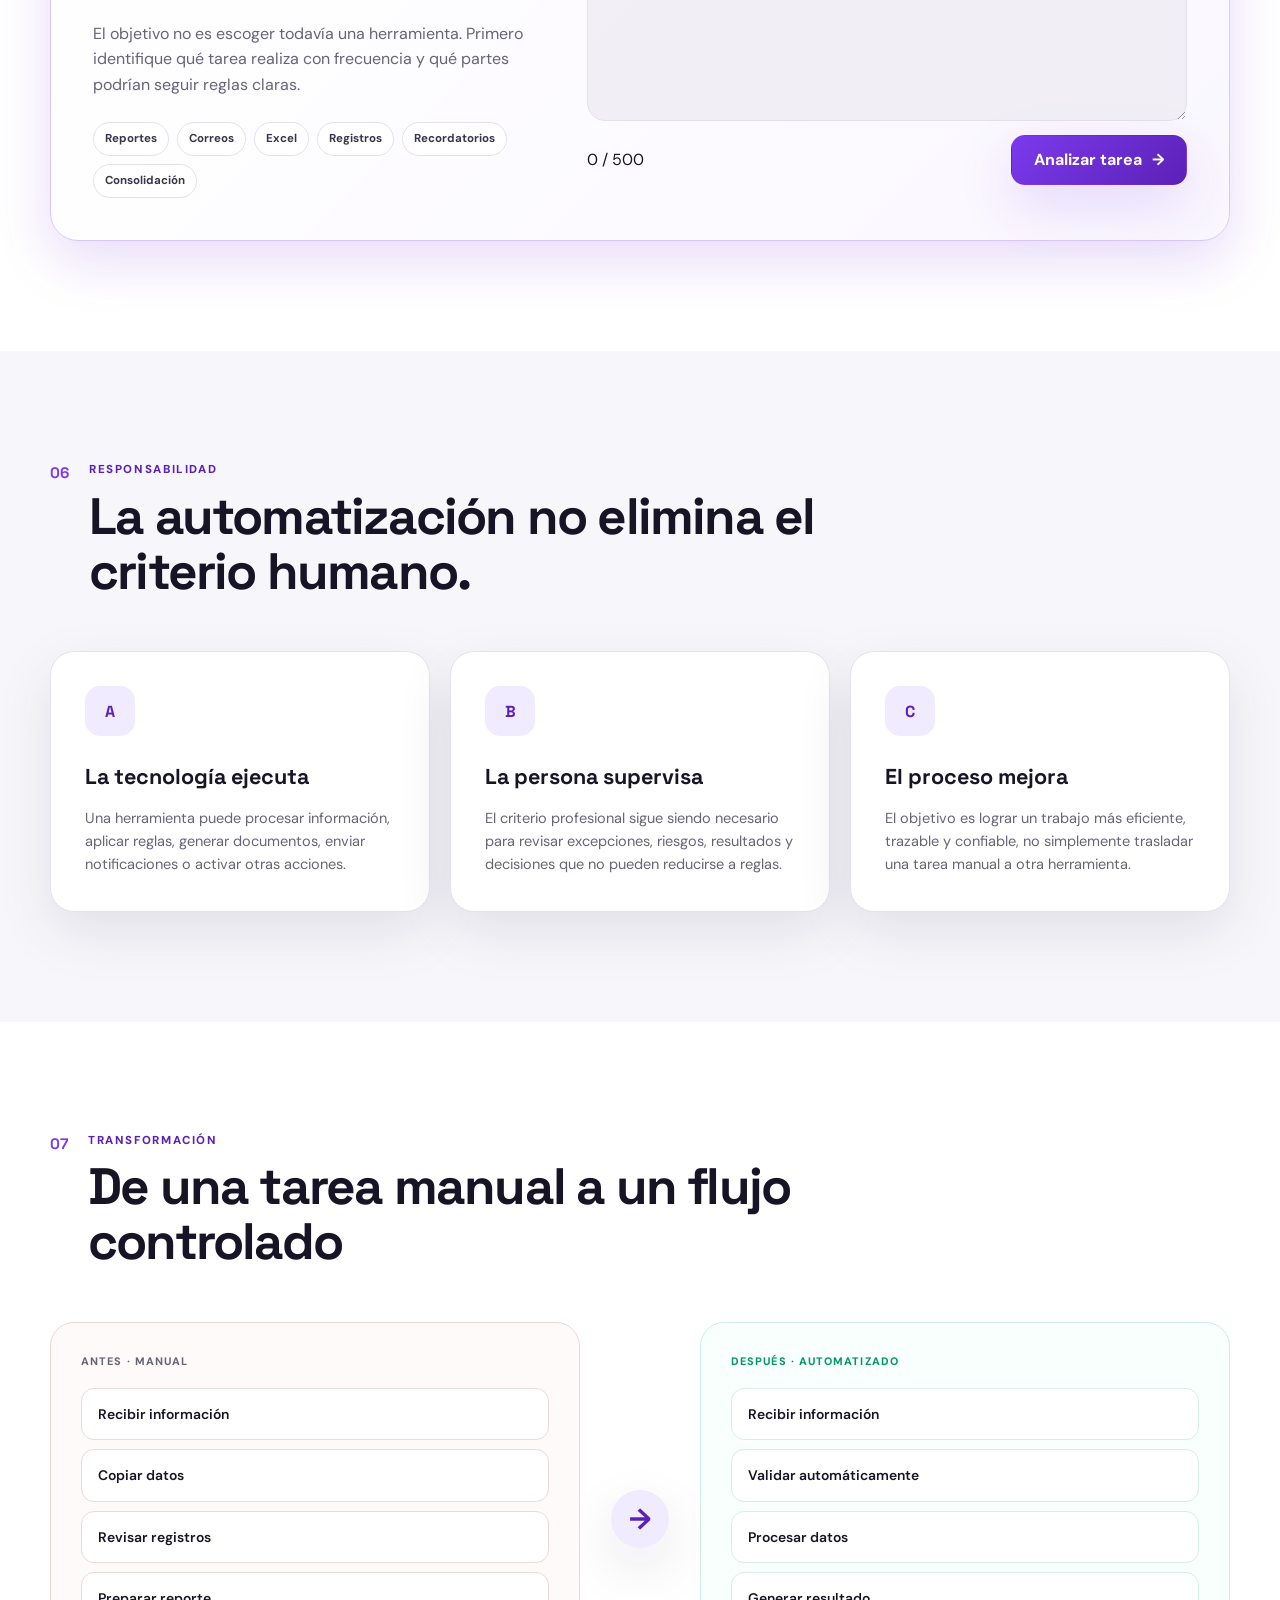
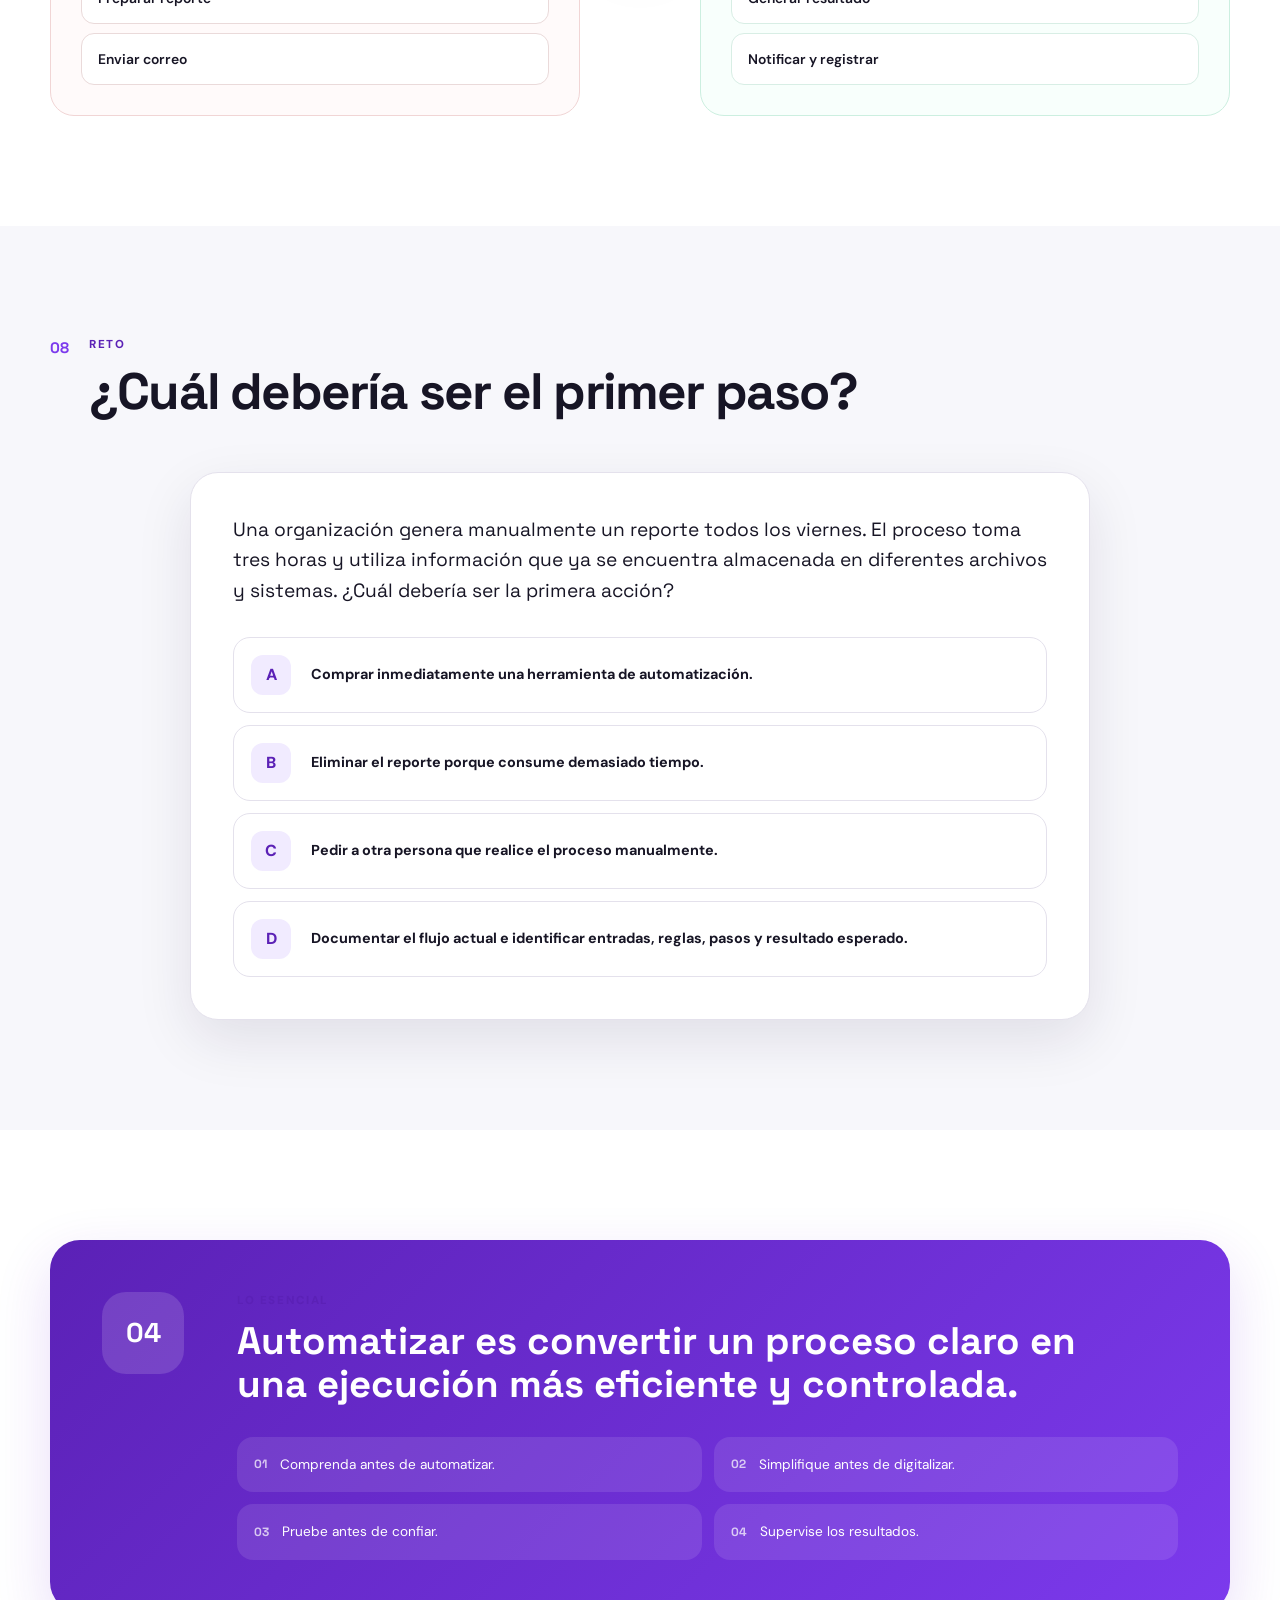
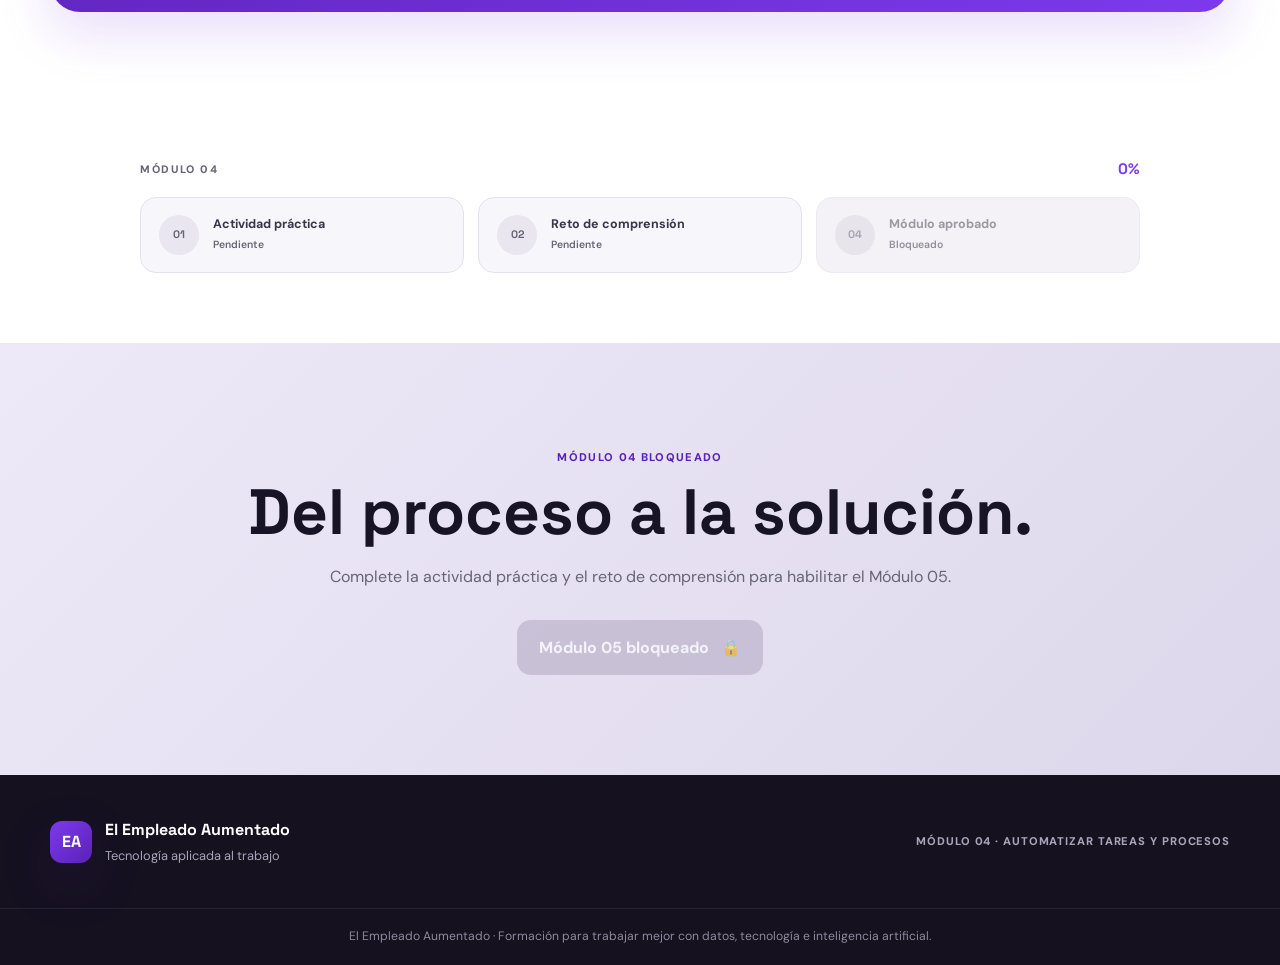
<file: modulos/modulo-4/index.html>
<!DOCTYPE html>
<html lang="es">

<head>

    <meta charset="UTF-8">
    <meta name="viewport" content="width=device-width, initial-scale=1.0">

    <!-- Google Analytics -->
    <script async src="https://www.googletagmanager.com/gtag/js?id=G-BXJEP0S8CB"></script>

    <script>
        window.dataLayer = window.dataLayer || [];

        function gtag() {
            dataLayer.push(arguments);
        }

        gtag("js", new Date());

        gtag("config", "G-BXJEP0S8CB");
    </script>

    <meta
        name="description"
        content="El Empleado Aumentado — una nueva forma de trabajar utilizando procesos, datos, Inteligencia Artificial y tecnología."
    >

    <title>El Empleado Aumentado | Corporación Baraka</title>

    <link rel="preconnect" href="https://fonts.googleapis.com">
    <link rel="preconnect" href="https://fonts.gstatic.com" crossorigin>

    <link
        href="https://fonts.googleapis.com/css2?family=DM+Sans:wght@400;500;600;700&family=Space+Grotesk:wght@400;500;600;700&display=swap"
        rel="stylesheet"
    >

    <link
        rel="stylesheet"
        href="https://cdnjs.cloudflare.com/ajax/libs/font-awesome/6.5.2/css/all.min.css"
    >

    <link rel="stylesheet" href="css/style.css">

</head>

<body>


    <!-- =====================================================
         NAVBAR
    ====================================================== -->

    <header class="module-header">

        <div class="header-container">

            <a
                href="../../index.html"
                class="brand"
                aria-label="Volver al inicio"
            >

                <span class="brand-mark">
                    EA
                </span>

                <span class="brand-text">

                    <strong>
                        El Empleado
                    </strong>

                    <span>
                        Aumentado
                    </span>

                </span>

            </a>


            <div class="module-progress">

                <span>
                    MÓDULO 04
                </span>

                <div class="progress-line">
                    <span id="progressBar"></span>
                </div>

            </div>


            <a
                href="../../index.html"
                class="back-link"
            >
                ← Volver
            </a>

        </div>

    </header>



    <main>


        <!-- =================================================
             HERO
        ================================================== -->

        <section
            class="hero"
            id="inicio"
        >

            <div class="hero-background">

                <div class="hero-grid"></div>

                <div class="hero-glow hero-glow-one"></div>

                <div class="hero-glow hero-glow-two"></div>

            </div>


            <div class="container hero-container">


                <div class="hero-intro">

                    <span class="eyebrow">
                        MÓDULO 04 · AUTOMATIZACIÓN
                    </span>


                    <h1>

                        Automatizar

                        <span>
                            para trabajar mejor
                        </span>

                    </h1>


                    <p class="hero-text">
                        Automatizar no significa simplemente utilizar una
                        herramienta tecnológica. Significa comprender un
                        proceso, identificar actividades repetitivas y
                        diseñar una forma más eficiente, controlada y
                        confiable de ejecutarlas.
                    </p>


                    <div class="hero-actions">

                        <a
                            href="#introduccion"
                            class="button button-primary"
                        >
                            Comenzar módulo
                            <span>
                                →
                            </span>
                        </a>


                        <a
                            href="#ejercicio"
                            class="button button-secondary"
                        >
                            Ir al ejercicio
                        </a>

                    </div>

                </div>



                <!-- HERO CARD -->

                <div class="hero-visual">

                    <div class="ai-card">


                        <div class="ai-card-top">

                            <div>

                                <span>
                                    FLUJO DE TRABAJO
                                </span>

                                <strong>
                                    Automatización
                                </strong>

                            </div>


                            <span class="ai-status">
                                PROCESO ACTIVO
                            </span>

                        </div>



                        <div class="ai-conversation">


                            <div class="message message-user">

                                <span class="message-label">
                                    TAREA
                                </span>

                                <p>
                                    Recibir información, revisar datos,
                                    generar un reporte y enviarlo.
                                </p>

                            </div>


                            <div class="message message-ai">

                                <span class="message-label">
                                    ANÁLISIS
                                </span>

                                <p>
                                    Identifique las entradas, las reglas,
                                    los pasos repetitivos y el resultado
                                    esperado.
                                </p>

                            </div>


                            <div class="message data-message">

                                <span class="message-label">
                                    AUTOMATIZACIÓN
                                </span>

                                <p>
                                    Transforme esas reglas en un flujo
                                    que pueda ejecutarse de forma
                                    consistente y verificable.
                                </p>

                            </div>

                        </div>



                        <div class="ai-footer">

                            <span>
                                Entrada
                            </span>

                            <span>
                                Reglas
                            </span>

                            <span>
                                Proceso
                            </span>

                            <span>
                                Resultado
                            </span>

                        </div>

                    </div>


                    <span class="floating-label floating-label-one">
                        REPETIR
                    </span>

                    <span class="floating-label floating-label-two">
                        REGLA
                    </span>

                    <span class="floating-label floating-label-three">
                        RESULTADO
                    </span>

                </div>

            </div>

        </section>



        <!-- =================================================
             INTRODUCCIÓN
        ================================================== -->

        <section
            class="section intro"
            id="introduccion"
        >

            <div class="container intro-grid">


                <div class="intro-content">

                    <div class="section-header">

                        <span class="section-number">
                            01
                        </span>

                        <div>

                            <span class="section-kicker">
                                FUNDAMENTOS
                            </span>

                            <h2>
                                Antes de automatizar,
                                hay que entender el proceso.
                            </h2>

                        </div>

                    </div>


                    <p class="lead">
                        Una automatización bien diseñada comienza con una
                        pregunta sencilla: ¿cómo se realiza actualmente
                        este trabajo?
                    </p>


                    <p>
                        Cuando una actividad se repite muchas veces,
                        es habitual concentrarse directamente en buscar
                        una herramienta que la ejecute de manera
                        automática. Sin embargo, ese enfoque puede
                        trasladar los problemas existentes al nuevo
                        sistema.
                    </p>


                    <p>
                        El primer paso consiste en observar el proceso,
                        identificar sus entradas, comprender las reglas
                        que intervienen y establecer con claridad cuál
                        debe ser el resultado.
                    </p>

                </div>



                <div class="statement-card">

                    <span class="statement-mark">
                        “
                    </span>

                    <p>
                        No automatice el desorden.
                        Primero comprenda el proceso,
                        luego mejórelo y finalmente automatícelo.
                    </p>

                    <span class="statement-author">
                        PRINCIPIO DE AUTOMATIZACIÓN
                    </span>

                </div>

            </div>

        </section>



        <!-- =================================================
             IDEA CENTRAL
        ================================================== -->

        <section class="central-idea">

            <div class="container">

                <div class="central-card">

                    <div class="central-card-label">
                        IDEA CENTRAL
                    </div>

                    <h2>
                        Automatizar no es hacer más rápido cualquier tarea.
                    </h2>

                    <p>
                        El verdadero valor aparece cuando una actividad
                        puede ejecutarse con reglas claras, menor esfuerzo,
                        menos errores y suficiente control para verificar
                        que el resultado sea correcto.
                    </p>

                </div>

            </div>

        </section>



        <!-- =================================================
             CAPACIDADES
        ================================================== -->

        <section
            class="section capabilities"
            id="capacidades"
        >

            <div class="container">

                <div class="section-header">

                    <span class="section-number">
                        02
                    </span>

                    <div>

                        <span class="section-kicker">
                            CAPACIDADES
                        </span>

                        <h2>
                            Cuatro habilidades para comenzar a automatizar
                        </h2>

                    </div>

                </div>



                <div class="capabilities-grid">


                    <article
                        class="capability-card"
                        data-modal="detectar"
                    >

                        <span class="capability-number">
                            01
                        </span>

                        <div class="capability-icon">
                            01
                        </div>

                        <span class="capability-tag">
                            OBSERVAR
                        </span>

                        <h3>
                            Detectar
                        </h3>

                        <p>
                            Identificar tareas repetitivas, cuellos de
                            botella, actividades manuales y oportunidades
                            reales de mejora.
                        </p>

                        <button
                            type="button"
                            class="text-button"
                        >
                            Ver enfoque →
                        </button>

                    </article>



                    <article
                        class="capability-card"
                        data-modal="disenar"
                    >

                        <span class="capability-number">
                            02
                        </span>

                        <div class="capability-icon">
                            02
                        </div>

                        <span class="capability-tag">
                            ESTRUCTURAR
                        </span>

                        <h3>
                            Diseñar
                        </h3>

                        <p>
                            Convertir una tarea manual en una secuencia
                            de entradas, reglas, acciones y resultados
                            claramente definidos.
                        </p>

                        <button
                            type="button"
                            class="text-button"
                        >
                            Ver enfoque →
                        </button>

                    </article>



                    <article
                        class="capability-card"
                        data-modal="ejecutar"
                    >

                        <span class="capability-number">
                            03
                        </span>

                        <div class="capability-icon">
                            03
                        </div>

                        <span class="capability-tag">
                            EJECUTAR
                        </span>

                        <h3>
                            Automatizar
                        </h3>

                        <p>
                            Llevar las reglas del proceso a una herramienta
                            que permita ejecutar las acciones de forma
                            consistente.
                        </p>

                        <button
                            type="button"
                            class="text-button"
                        >
                            Ver enfoque →
                        </button>

                    </article>



                    <article
                        class="capability-card"
                        data-modal="validar"
                    >

                        <span class="capability-number">
                            04
                        </span>

                        <div class="capability-icon">
                            04
                        </div>

                        <span class="capability-tag">
                            CONTROLAR
                        </span>

                        <h3>
                            Validar
                        </h3>

                        <p>
                            Comprobar que la automatización funcione,
                            controlar excepciones y verificar el resultado
                            obtenido.
                        </p>

                        <button
                            type="button"
                            class="text-button"
                        >
                            Ver enfoque →
                        </button>

                    </article>

                </div>

            </div>

        </section>



        <!-- =================================================
             THINKING
        ================================================== -->

        <section
            class="section thinking"
            id="criterio"
        >

            <div class="container">

                <div class="section-header">

                    <span class="section-number">
                        03
                    </span>

                    <div>

                        <span class="section-kicker">
                            CRITERIO
                        </span>

                        <h2>
                            No toda tarea repetitiva debe automatizarse.
                        </h2>

                    </div>

                </div>



                <div class="thinking-layout">


                    <div class="thinking-main">

                        <p class="lead">
                            La automatización tiene sentido cuando
                            existe una oportunidad concreta de mejorar
                            el trabajo.
                        </p>

                        <p>
                            La frecuencia de una tarea es solamente uno
                            de los criterios. También es necesario revisar
                            su estabilidad, las reglas que la gobiernan,
                            el esfuerzo requerido, el impacto de los
                            errores y la posibilidad de verificar el
                            resultado.
                        </p>

                    </div>



                    <div class="thinking-steps">


                        <div class="thinking-step">

                            <span>
                                01
                            </span>

                            <div>

                                <strong>
                                    Se repite
                                </strong>

                                <p>
                                    La actividad ocurre con frecuencia
                                    y sigue una secuencia relativamente
                                    estable.
                                </p>

                            </div>

                        </div>



                        <div class="thinking-step">

                            <span>
                                02
                            </span>

                            <div>

                                <strong>
                                    Tiene reglas
                                </strong>

                                <p>
                                    Existen condiciones que permiten
                                    determinar qué acción corresponde.
                                </p>

                            </div>

                        </div>



                        <div class="thinking-step">

                            <span>
                                03
                            </span>

                            <div>

                                <strong>
                                    Consume recursos
                                </strong>

                                <p>
                                    El tiempo o esfuerzo empleado es
                                    significativo frente al valor generado.
                                </p>

                            </div>

                        </div>



                        <div class="thinking-step">

                            <span>
                                04
                            </span>

                            <div>

                                <strong>
                                    Puede verificarse
                                </strong>

                                <p>
                                    Es posible comprobar si el resultado
                                    producido por la automatización
                                    es correcto.
                                </p>

                            </div>

                        </div>

                    </div>

                </div>

            </div>

        </section>



        <!-- =================================================
             MÉTODO
        ================================================== -->

        <section
            class="section method"
            id="metodo"
        >

            <div class="container">

                <div class="section-header">

                    <span class="section-number">
                        04
                    </span>

                    <div>

                        <span class="section-kicker">
                            MÉTODO
                        </span>

                        <h2>
                            Cuatro pasos antes de construir
                            una automatización
                        </h2>

                    </div>

                </div>



                <div class="method-flow">


                    <article class="method-step">

                        <span class="method-number">
                            01
                        </span>

                        <span class="method-label">
                            COMPRENDER
                        </span>

                        <h3>
                            Describir
                        </h3>

                        <p>
                            Explique la tarea paso a paso, incluyendo
                            quién la realiza, qué información utiliza
                            y cuál debe ser el resultado.
                        </p>

                    </article>


                    <div class="method-line"></div>


                    <article class="method-step">

                        <span class="method-number">
                            02
                        </span>

                        <span class="method-label">
                            SEPARAR
                        </span>

                        <h3>
                            Estructurar
                        </h3>

                        <p>
                            Diferencie las entradas, las decisiones,
                            las acciones, las excepciones y los
                            resultados esperados.
                        </p>

                    </article>


                    <div class="method-line"></div>


                    <article class="method-step">

                        <span class="method-number">
                            03
                        </span>

                        <span class="method-label">
                            SIMPLIFICAR
                        </span>

                        <h3>
                            Mejorar
                        </h3>

                        <p>
                            Elimine pasos innecesarios antes de pensar
                            en automatizarlos y reduzca la complejidad
                            del flujo.
                        </p>

                    </article>


                    <div class="method-line"></div>


                    <article class="method-step">

                        <span class="method-number">
                            04
                        </span>

                        <span class="method-label">
                            COMPROBAR
                        </span>

                        <h3>
                            Probar
                        </h3>

                        <p>
                            Evalúe el comportamiento con información
                            real y revise escenarios normales y
                            excepcionales.
                        </p>

                    </article>

                </div>

            </div>

        </section>



        <!-- =================================================
             EJERCICIO
        ================================================== -->

        <section
            class="section exercise"
            id="ejercicio"
        >

            <div class="container">


                <div class="section-header">

                    <span class="section-number">
                        05
                    </span>

                    <div>

                        <span class="section-kicker">
                            ACTIVIDAD PRÁCTICA
                        </span>

                        <h2>
                            Identifique una tarea que podría automatizar
                        </h2>

                    </div>

                </div>



                <div class="exercise-card">


                    <div class="exercise-info">

                        <span class="exercise-label">
                            OBSERVE SU TRABAJO
                        </span>

                        <h3>
                            Piense en una tarea repetitiva.
                        </h3>

                        <p>
                            El objetivo no es escoger todavía una
                            herramienta. Primero identifique qué tarea
                            realiza con frecuencia y qué partes podrían
                            seguir reglas claras.
                        </p>


                        <div class="exercise-examples">

                            <span>
                                Reportes
                            </span>

                            <span>
                                Correos
                            </span>

                            <span>
                                Excel
                            </span>

                            <span>
                                Registros
                            </span>

                            <span>
                                Recordatorios
                            </span>

                            <span>
                                Consolidación
                            </span>

                        </div>

                    </div>



                    <div class="exercise-form">

                        <label for="automationInput">
                            Describa la tarea que usted realiza
                        </label>

                        <textarea
                            id="automationInput"
                            name="automationInput"
                            maxlength="500"
                            placeholder="Ejemplo: cada viernes consolido información de diferentes archivos de Excel, reviso los datos y envío un reporte por correo."
                        ></textarea>


                        <div class="form-footer">

                            <span id="characterCounter">
                                0 / 500
                            </span>

                            <button
                                type="button"
                                class="button button-primary"
                                id="analyzeTask"
                            >
                                Analizar tarea
                                <span>
                                    →
                                </span>
                            </button>

                        </div>


                        <div
                            class="task-feedback"
                            id="taskFeedback"
                            aria-live="polite"
                        ></div>

                    </div>

                </div>

            </div>

        </section>



        <!-- =================================================
             RESPONSIBILITY
        ================================================== -->

        <section
            class="section responsibility"
            id="responsabilidad"
        >

            <div class="container">


                <div class="section-header">

                    <span class="section-number">
                        06
                    </span>

                    <div>

                        <span class="section-kicker">
                            RESPONSABILIDAD
                        </span>

                        <h2>
                            La automatización no elimina
                            el criterio humano.
                        </h2>

                    </div>

                </div>



                <div class="responsibility-grid">


                    <article class="responsibility-card">

                        <div class="responsibility-number">
                            A
                        </div>

                        <h3>
                            La tecnología ejecuta
                        </h3>

                        <p>
                            Una herramienta puede procesar información,
                            aplicar reglas, generar documentos, enviar
                            notificaciones o activar otras acciones.
                        </p>

                    </article>



                    <article class="responsibility-card">

                        <div class="responsibility-number">
                            B
                        </div>

                        <h3>
                            La persona supervisa
                        </h3>

                        <p>
                            El criterio profesional sigue siendo necesario
                            para revisar excepciones, riesgos, resultados
                            y decisiones que no pueden reducirse a reglas.
                        </p>

                    </article>



                    <article class="responsibility-card">

                        <div class="responsibility-number">
                            C
                        </div>

                        <h3>
                            El proceso mejora
                        </h3>

                        <p>
                            El objetivo es lograr un trabajo más eficiente,
                            trazable y confiable, no simplemente trasladar
                            una tarea manual a otra herramienta.
                        </p>

                    </article>

                </div>

            </div>

        </section>



        <!-- =================================================
             TRANSFORMACIÓN
        ================================================== -->

        <section
            class="section transformation"
            id="transformacion"
        >

            <div class="container">


                <div class="section-header">

                    <span class="section-number">
                        07
                    </span>

                    <div>

                        <span class="section-kicker">
                            TRANSFORMACIÓN
                        </span>

                        <h2>
                            De una tarea manual a un flujo controlado
                        </h2>

                    </div>

                </div>



                <div class="transformation-grid">


                    <div class="transformation-column before">

                        <span class="transformation-label">
                            ANTES · MANUAL
                        </span>


                        <div class="transformation-item">
                            Recibir información
                        </div>

                        <div class="transformation-item">
                            Copiar datos
                        </div>

                        <div class="transformation-item">
                            Revisar registros
                        </div>

                        <div class="transformation-item">
                            Preparar reporte
                        </div>

                        <div class="transformation-item">
                            Enviar correo
                        </div>

                    </div>



                    <div class="transformation-arrow">
                        →
                    </div>



                    <div class="transformation-column after">

                        <span class="transformation-label">
                            DESPUÉS · AUTOMATIZADO
                        </span>


                        <div class="transformation-item">
                            Recibir información
                        </div>

                        <div class="transformation-item">
                            Validar automáticamente
                        </div>

                        <div class="transformation-item">
                            Procesar datos
                        </div>

                        <div class="transformation-item">
                            Generar resultado
                        </div>

                        <div class="transformation-item">
                            Notificar y registrar
                        </div>

                    </div>

                </div>

            </div>

        </section>



        <!-- =================================================
             CHALLENGE
        ================================================== -->

        <section
            class="section challenge"
            id="reto"
        >

            <div class="container">

                <div class="section-header">

                    <span class="section-number">
                        08
                    </span>

                    <div>

                        <span class="section-kicker">
                            RETO
                        </span>

                        <h2>
                            ¿Cuál debería ser el primer paso?
                        </h2>

                    </div>

                </div>



                <div class="challenge-card">


                    <p class="challenge-question">
                        Una organización genera manualmente un reporte
                        todos los viernes. El proceso toma tres horas y
                        utiliza información que ya se encuentra almacenada
                        en diferentes archivos y sistemas.
                        ¿Cuál debería ser la primera acción?
                    </p>



                    <div class="challenge-options">


                        <button
                            type="button"
                            class="challenge-option"
                            data-answer="A"
                            data-correct="false"
                        >

                            <span>
                                A
                            </span>

                            <strong>
                                Comprar inmediatamente una herramienta
                                de automatización.
                            </strong>

                        </button>



                        <button
                            type="button"
                            class="challenge-option"
                            data-answer="B"
                            data-correct="true"
                        >

                            <span>
                                B
                            </span>

                            <strong>
                                Documentar el flujo actual e identificar
                                entradas, reglas, pasos y resultado esperado.
                            </strong>

                        </button>



                        <button
                            type="button"
                            class="challenge-option"
                            data-answer="C"
                            data-correct="false"
                        >

                            <span>
                                C
                            </span>

                            <strong>
                                Eliminar el reporte porque consume
                                demasiado tiempo.
                            </strong>

                        </button>



                        <button
                            type="button"
                            class="challenge-option"
                            data-answer="D"
                            data-correct="false"
                        >

                            <span>
                                D
                            </span>

                            <strong>
                                Pedir a otra persona que realice el
                                proceso manualmente.
                            </strong>

                        </button>


                    </div>



                    <div
                        class="challenge-feedback"
                        id="challengeFeedback"
                        aria-live="polite"
                    ></div>

                </div>

            </div>

        </section>



        <!-- =================================================
             RESULTADO
        ================================================== -->

        <section class="section result">

            <div class="container">


                <div class="result-card">


                    <div class="result-icon">
                        04
                    </div>


                    <div class="result-content">

                        <span class="section-kicker">
                            LO ESENCIAL
                        </span>

                        <h2>
                            Automatizar es convertir un proceso claro
                            en una ejecución más eficiente y controlada.
                        </h2>


                        <div class="result-list">


                            <div>

                                <span>
                                    01
                                </span>

                                <p>
                                    Comprenda antes de automatizar.
                                </p>

                            </div>


                            <div>

                                <span>
                                    02
                                </span>

                                <p>
                                    Simplifique antes de digitalizar.
                                </p>

                            </div>


                            <div>

                                <span>
                                    03
                                </span>

                                <p>
                                    Pruebe antes de confiar.
                                </p>

                            </div>


                            <div>

                                <span>
                                    04
                                </span>

                                <p>
                                    Supervise los resultados.
                                </p>

                            </div>


                        </div>

                    </div>

                </div>

            </div>

        </section>



        <!-- =================================================
             ESTADO DEL MÓDULO
        ================================================== -->

        <section
            class="section module-status-section"
            id="moduleStatus"
        >

            <div class="container">

                <div class="module-progress-info">

                    <span>
                        MÓDULO 04
                    </span>

                    <strong id="progressPercentage">
                        0%
                    </strong>

                </div>


                <div class="module-requirements">


                    <div
                        class="requirement-item"
                        id="requirementActivity"
                    >

                        <span>
                            01
                        </span>

                        <div>

                            <strong>
                                Actividad práctica
                            </strong>

                            <small>
                                Pendiente
                            </small>

                        </div>

                    </div>



                    <div
                        class="requirement-item"
                        id="requirementChallenge"
                    >

                        <span>
                            02
                        </span>

                        <div>

                            <strong>
                                Reto de comprensión
                            </strong>

                            <small>
                                Pendiente
                            </small>

                        </div>

                    </div>



                    <div
                        class="requirement-item"
                        id="requirementModule"
                    >

                        <span>
                            03
                        </span>

                        <div>

                            <strong>
                                Módulo aprobado
                            </strong>

                            <small>
                                Bloqueado
                            </small>

                        </div>

                    </div>


                </div>

            </div>

        </section>



        <!-- =================================================
             NEXT MODULE
        ================================================== -->

        <section
            class="next-module blocked"
            id="moduleComplete"
        >

            <div class="container">

                <div class="next-module-content">

                    <span
                        class="next-label"
                        id="completionLabel"
                    >
                        MÓDULO 04 BLOQUEADO
                    </span>

                    <h2>
                        Del proceso a la solución.
                    </h2>

                    <p id="completionMessage">
                        Complete la actividad práctica y el reto de comprensión
                        para habilitar el Módulo 05.
                    </p>

                    <a
                        href="../modulo-5/index.html"
                        class="next-button"
                        id="nextModuleButton"
                        aria-disabled="true"
                    >
                        Módulo 05 bloqueado
                        <span>
                            🔒
                        </span>
                    </a>

                </div>

            </div>

        </section>


    </main>



    <!-- =================================================
         MODAL DETECTAR
    ================================================== -->

    <div
        class="modal"
        id="modal-detectar"
        aria-hidden="true"
    >

        <div class="modal-overlay"></div>

        <div
            class="modal-window"
            role="dialog"
            aria-modal="true"
        >

            <button
                type="button"
                class="modal-close"
                aria-label="Cerrar"
            >
                ×
            </button>


            <span class="modal-number">
                01
            </span>

            <span class="modal-kicker">
                OBSERVAR
            </span>

            <h2>
                Detectar oportunidades de automatización
            </h2>


            <div class="modal-section">

                <span class="modal-section-label">
                    ENFOQUE PROFESIONAL
                </span>

                <p>
                    Una oportunidad de automatización aparece cuando una
                    actividad consume recursos de manera recurrente y puede
                    describirse mediante reglas relativamente estables.
                </p>

                <p>
                    El análisis debe considerar frecuencia, tiempo invertido,
                    volumen de información, errores habituales, dependencia
                    de otras personas y valor generado.
                </p>

            </div>


            <div class="modal-highlight">

                <strong>
                    Pregunta clave
                </strong>

                <span>
                    ¿Qué parte del trabajo consume esfuerzo repetitivo
                    sin aportar proporcionalmente el mismo valor?
                </span>

            </div>

        </div>

    </div>



    <!-- =================================================
         MODAL DISEÑAR
    ================================================== -->

    <div
        class="modal"
        id="modal-disenar"
        aria-hidden="true"
    >

        <div class="modal-overlay"></div>

        <div
            class="modal-window"
            role="dialog"
            aria-modal="true"
        >

            <button
                type="button"
                class="modal-close"
                aria-label="Cerrar"
            >
                ×
            </button>


            <span class="modal-number">
                02
            </span>

            <span class="modal-kicker">
                ESTRUCTURAR
            </span>

            <h2>
                Diseñar el flujo antes de implementarlo
            </h2>


            <div class="modal-section">

                <span class="modal-section-label">
                    ENFOQUE PROFESIONAL
                </span>

                <p>
                    Diseñar significa representar el proceso de forma lógica:
                    qué información entra, qué condiciones deben evaluarse,
                    qué acciones deben ejecutarse y cuál debe ser el resultado.
                </p>


                <ul class="modal-list">

                    <li>
                        Identificar las entradas.
                    </li>

                    <li>
                        Definir las reglas de decisión.
                    </li>

                    <li>
                        Establecer las acciones.
                    </li>

                    <li>
                        Definir el resultado esperado.
                    </li>

                    <li>
                        Considerar controles y excepciones.
                    </li>

                </ul>

            </div>


            <div class="modal-highlight">

                <strong>
                    Principio
                </strong>

                <span>
                    Una buena automatización comienza con una descripción
                    precisa del proceso.
                </span>

            </div>

        </div>

    </div>



    <!-- =================================================
         MODAL EJECUTAR
    ================================================== -->

    <div
        class="modal"
        id="modal-ejecutar"
        aria-hidden="true"
    >

        <div class="modal-overlay"></div>

        <div
            class="modal-window"
            role="dialog"
            aria-modal="true"
        >

            <button
                type="button"
                class="modal-close"
                aria-label="Cerrar"
            >
                ×
            </button>


            <span class="modal-number">
                03
            </span>

            <span class="modal-kicker">
                EJECUTAR
            </span>

            <h2>
                Convertir reglas en acciones automáticas
            </h2>


            <div class="modal-section">

                <span class="modal-section-label">
                    ENFOQUE PROFESIONAL
                </span>

                <p>
                    Una automatización puede utilizar hojas de cálculo,
                    scripts, formularios, integraciones, APIs, sistemas
                    empresariales o plataformas especializadas.
                </p>

                <p>
                    La herramienta debe seleccionarse después de entender
                    el problema y considerando complejidad, seguridad,
                    mantenimiento y escalabilidad.
                </p>

            </div>


            <div class="modal-example">

                <span class="modal-example-label">
                    EJEMPLO
                </span>

                <p>
                    Recibir información → validar datos → registrar
                    información → generar resultado → notificar →
                    conservar evidencia.
                </p>

            </div>


            <div class="modal-highlight">

                <strong>
                    Regla de decisión
                </strong>

                <span>
                    Primero defina qué debe ocurrir. Después determine
                    qué herramienta puede hacerlo.
                </span>

            </div>

        </div>

    </div>



    <!-- =================================================
         MODAL VALIDAR
    ================================================== -->

    <div
        class="modal"
        id="modal-validar"
        aria-hidden="true"
    >

        <div class="modal-overlay"></div>

        <div
            class="modal-window"
            role="dialog"
            aria-modal="true"
        >

            <button
                type="button"
                class="modal-close"
                aria-label="Cerrar"
            >
                ×
            </button>


            <span class="modal-number">
                04
            </span>

            <span class="modal-kicker">
                CONTROLAR
            </span>

            <h2>
                Validar antes de confiar
            </h2>


            <div class="modal-section">

                <span class="modal-section-label">
                    ENFOQUE PROFESIONAL
                </span>

                <p>
                    Una automatización no debe considerarse correcta
                    únicamente porque funciona en un escenario ideal.
                    También debe comprobarse frente a datos incompletos,
                    errores, excepciones y situaciones inesperadas.
                </p>

                <p>
                    Debe existir una forma de detectar fallos y revisar
                    el resultado obtenido.
                </p>

            </div>


            <ul class="modal-list">

                <li>
                    Probar escenarios normales.
                </li>

                <li>
                    Probar datos incorrectos.
                </li>

                <li>
                    Revisar excepciones.
                </li>

                <li>
                    Validar resultados.
                </li>

            </ul>


            <div class="modal-highlight">

                <strong>
                    Principio
                </strong>

                <span>
                    Automatizar cambia la forma de ejecutar y controlar
                    el trabajo; no elimina la responsabilidad sobre el resultado.
                </span>

            </div>

        </div>

    </div>



    <!-- =================================================
         FOOTER
    ================================================== -->

    <footer class="footer">

        <div class="container footer-content">


            <div class="footer-brand">

                <span class="brand-mark">
                    EA
                </span>

                <div>

                    <strong>
                        El Empleado Aumentado
                    </strong>

                    <span>
                        Tecnología aplicada al trabajo
                    </span>

                </div>

            </div>


            <div class="footer-module">
                MÓDULO 04 · AUTOMATIZAR TAREAS Y PROCESOS
            </div>

        </div>


        <div class="footer-bottom">

            El Empleado Aumentado · Formación para trabajar
            mejor con datos, tecnología e inteligencia artificial.

        </div>

    </footer>



    <script src="./js/script.js"></script>

</body>

</html>
</file>
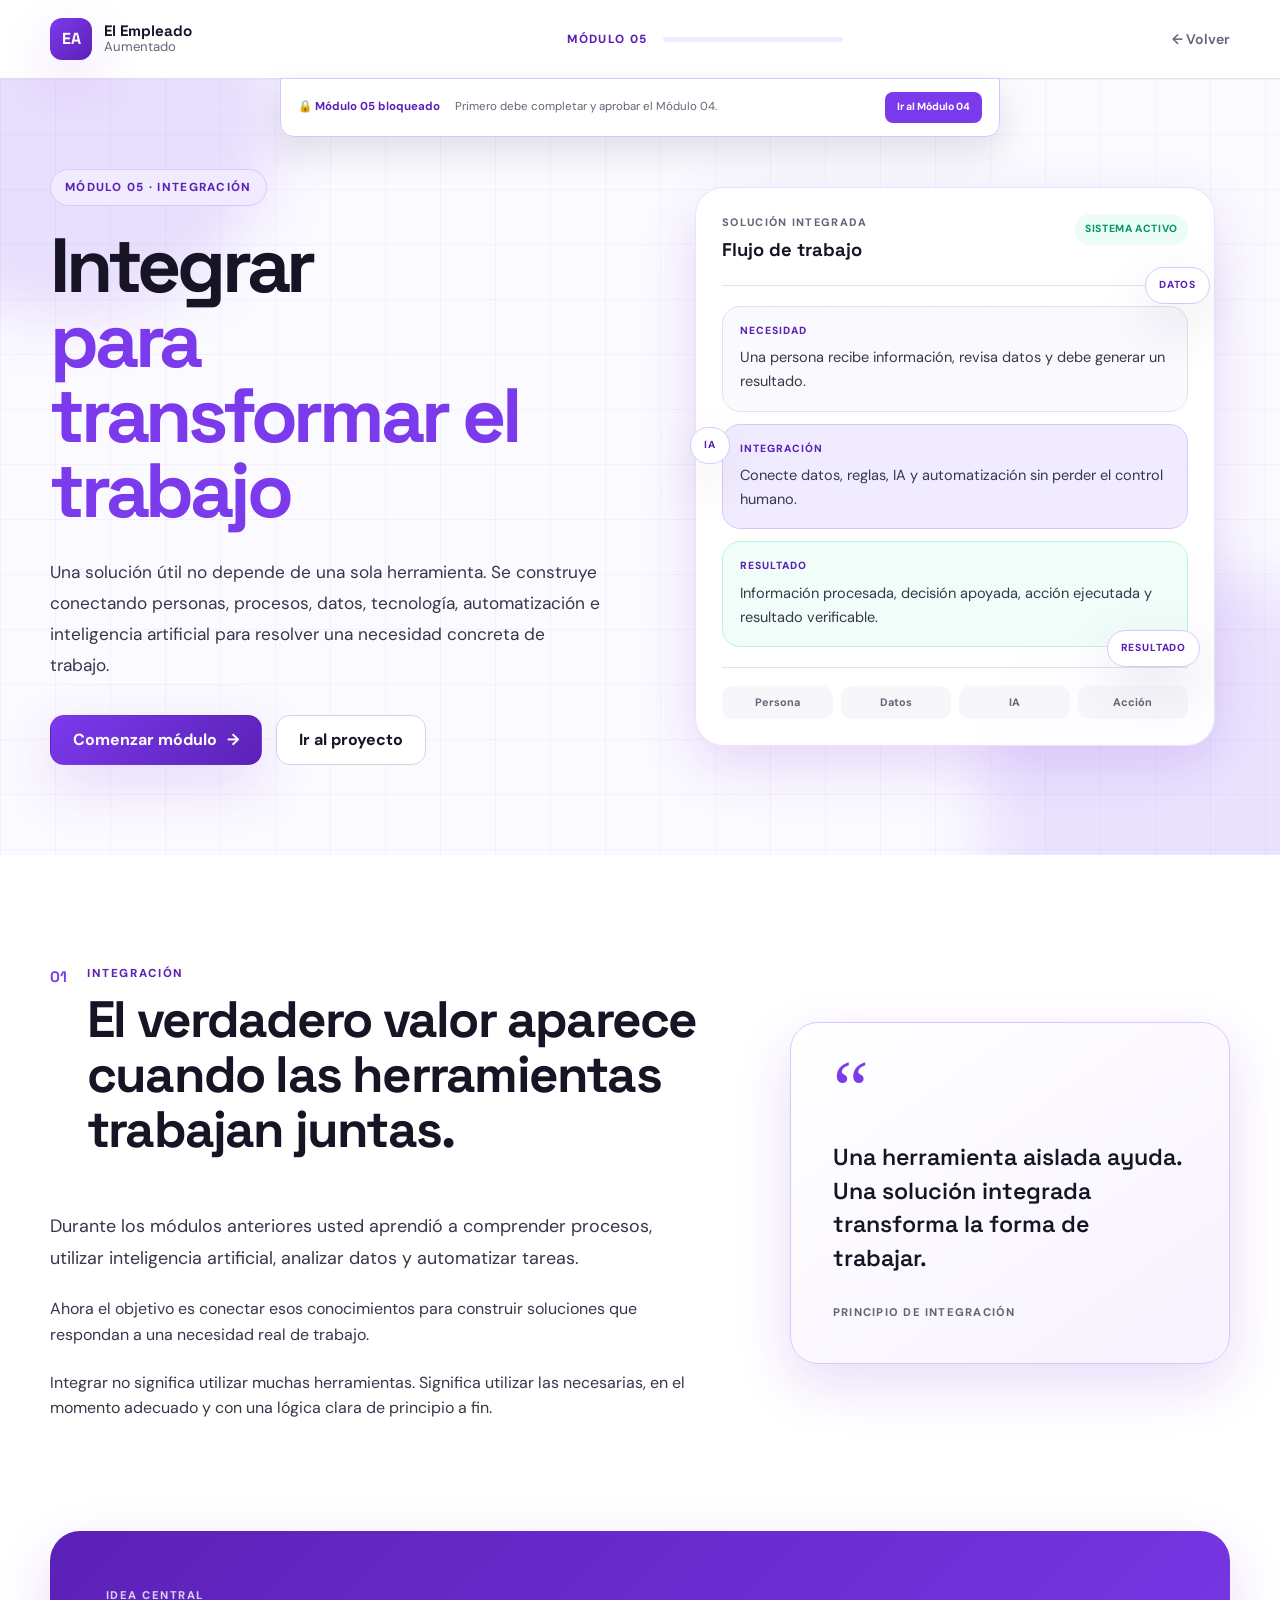
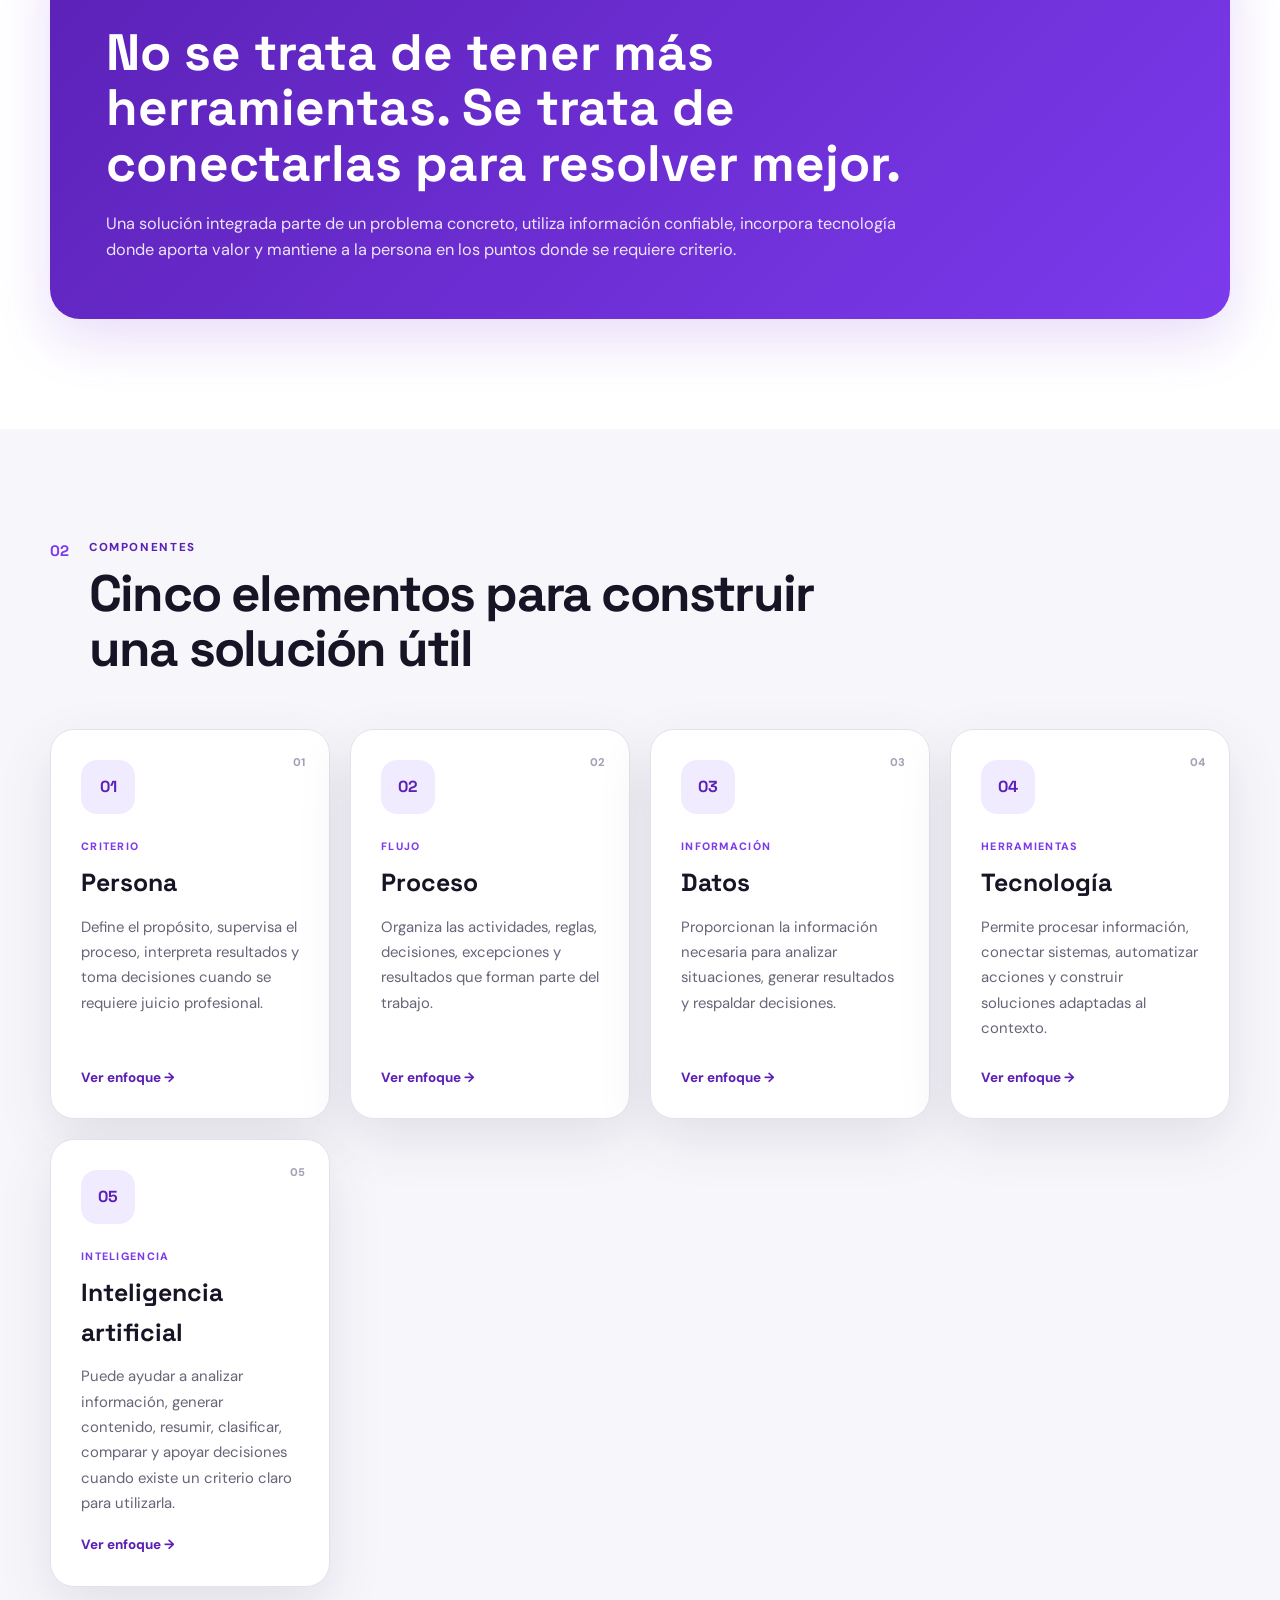
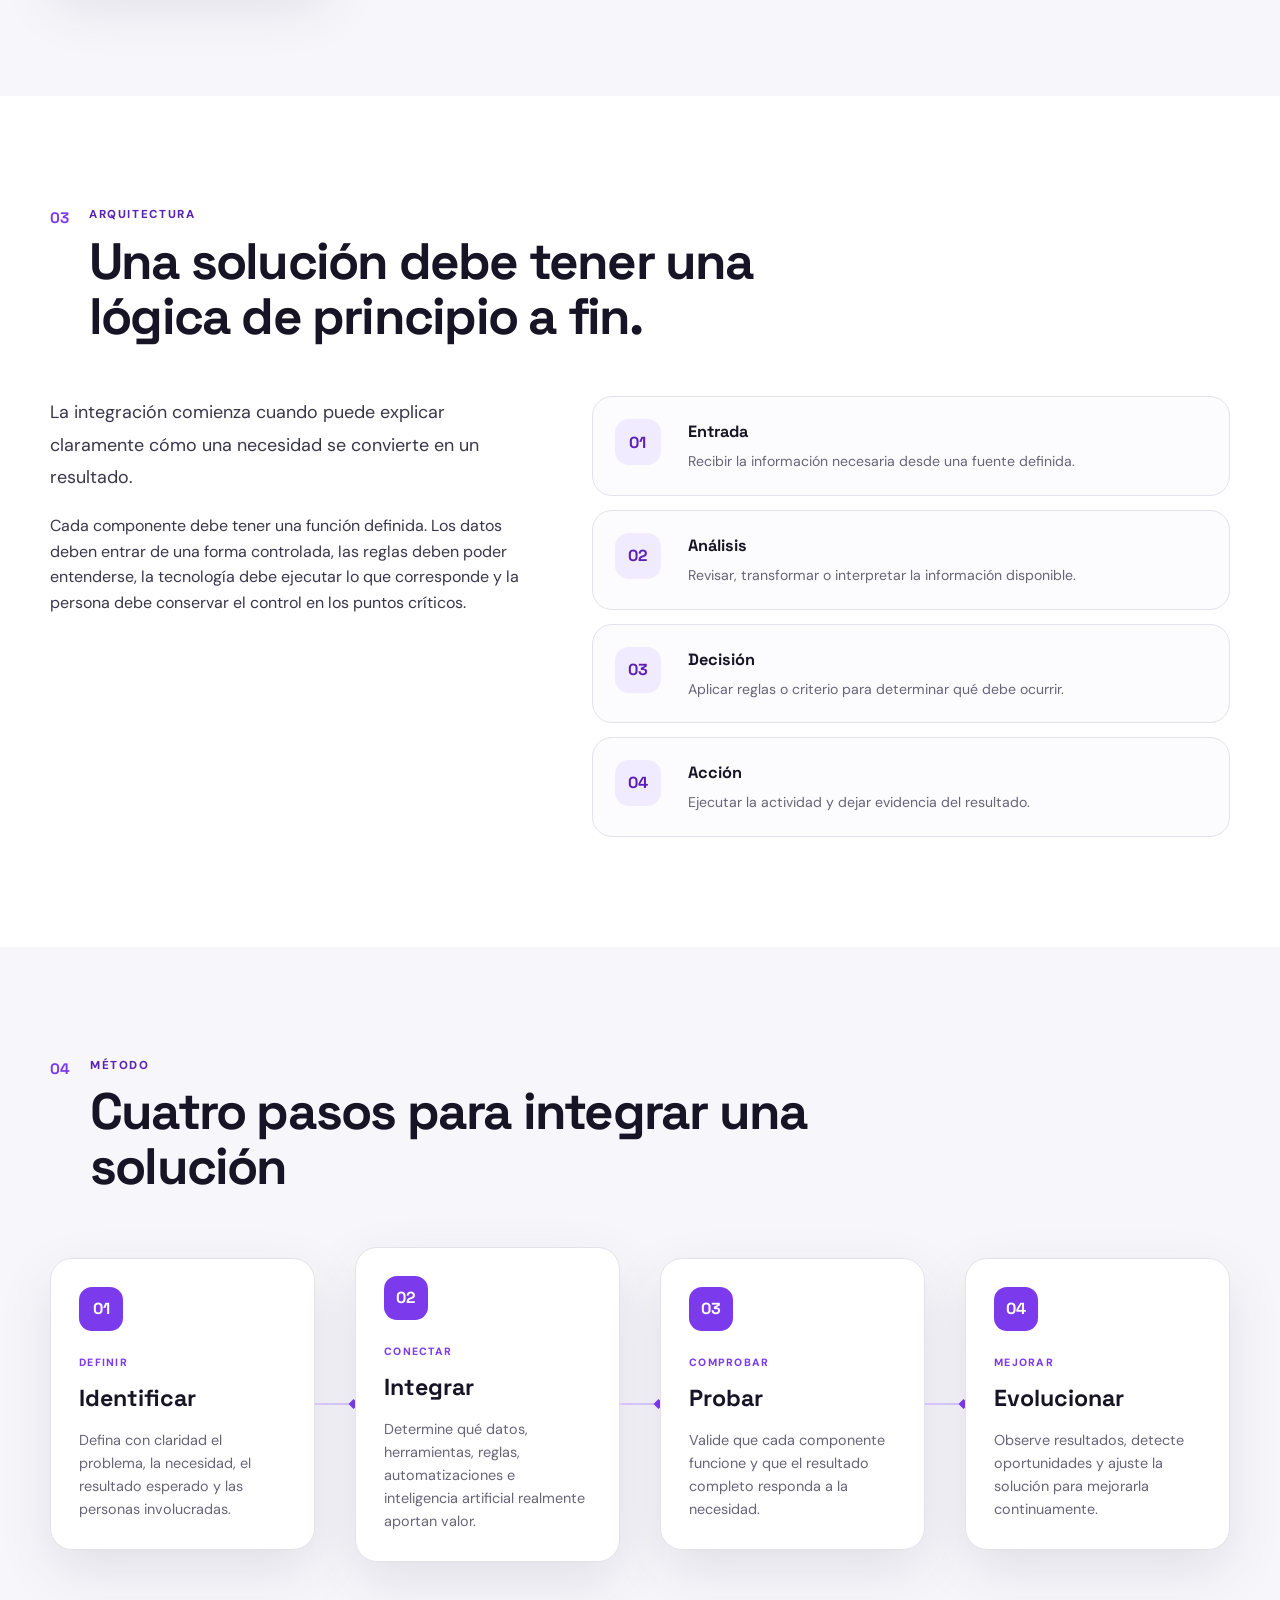
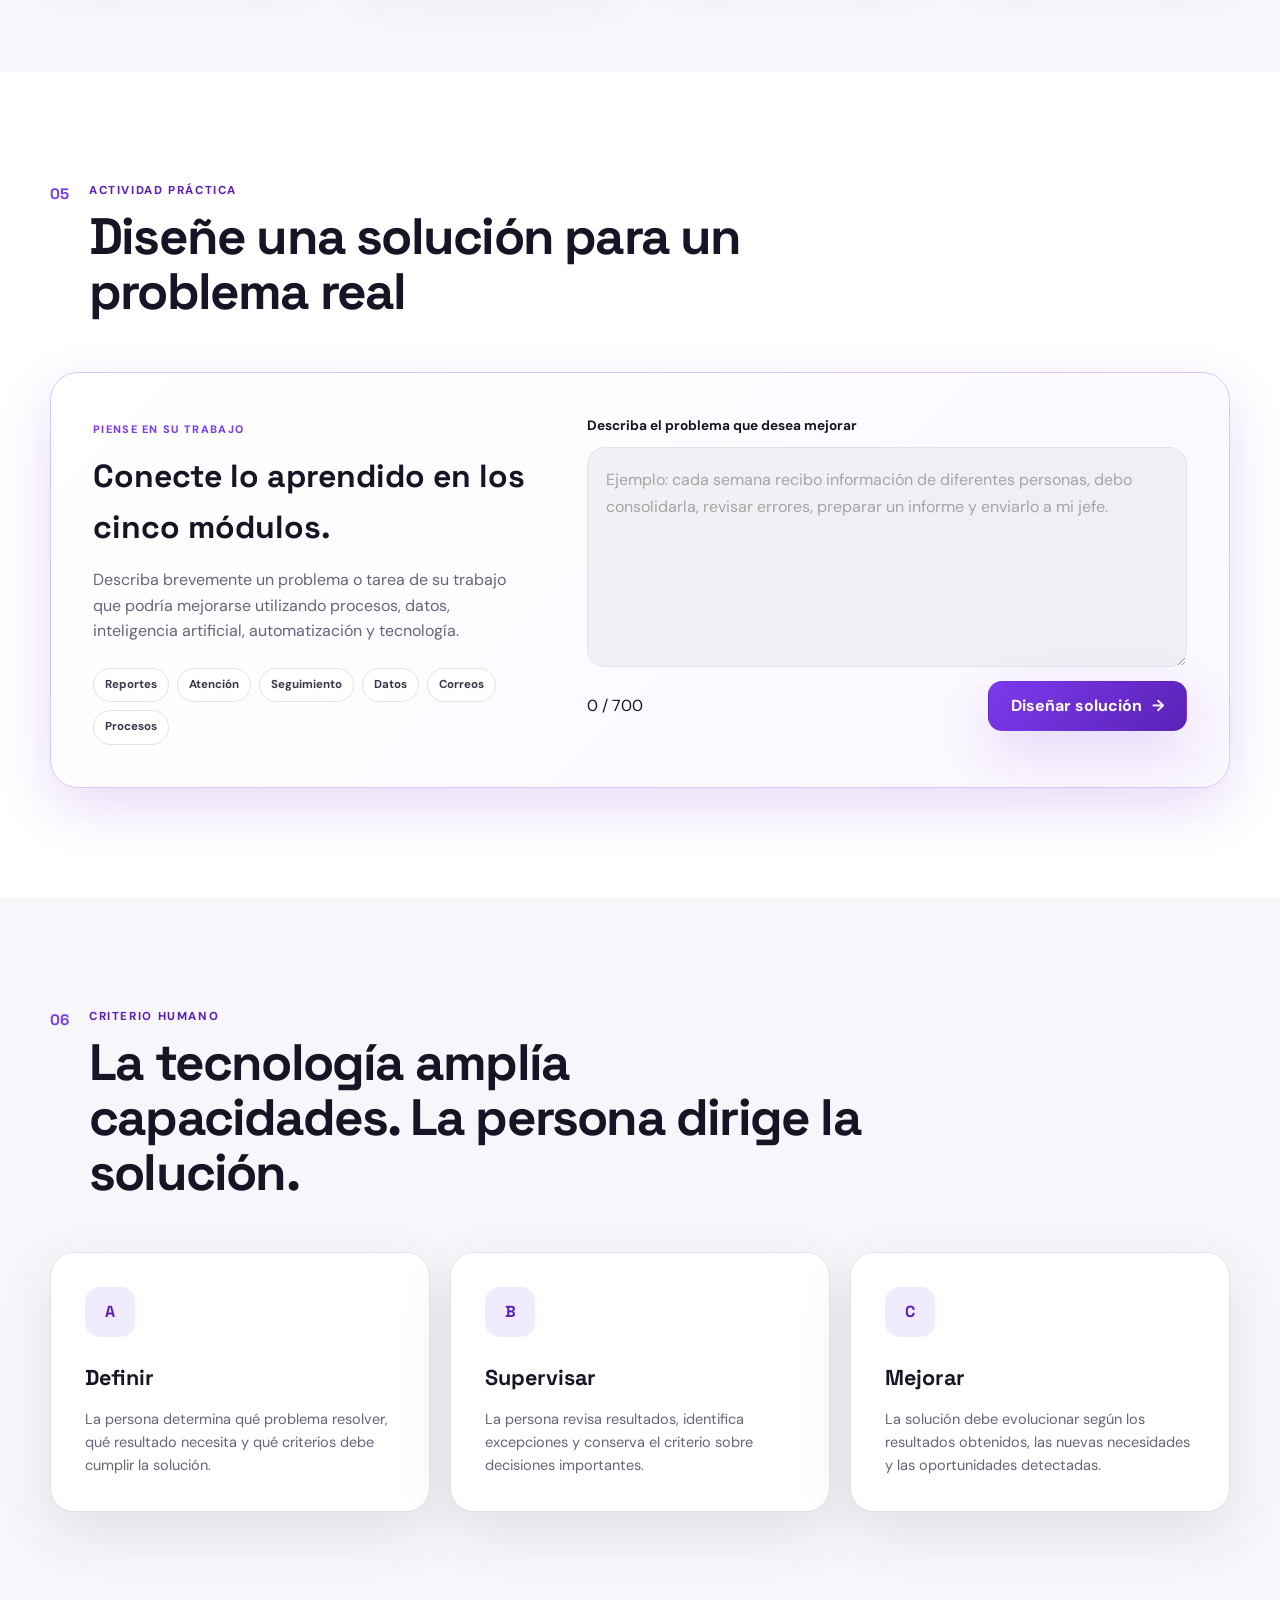
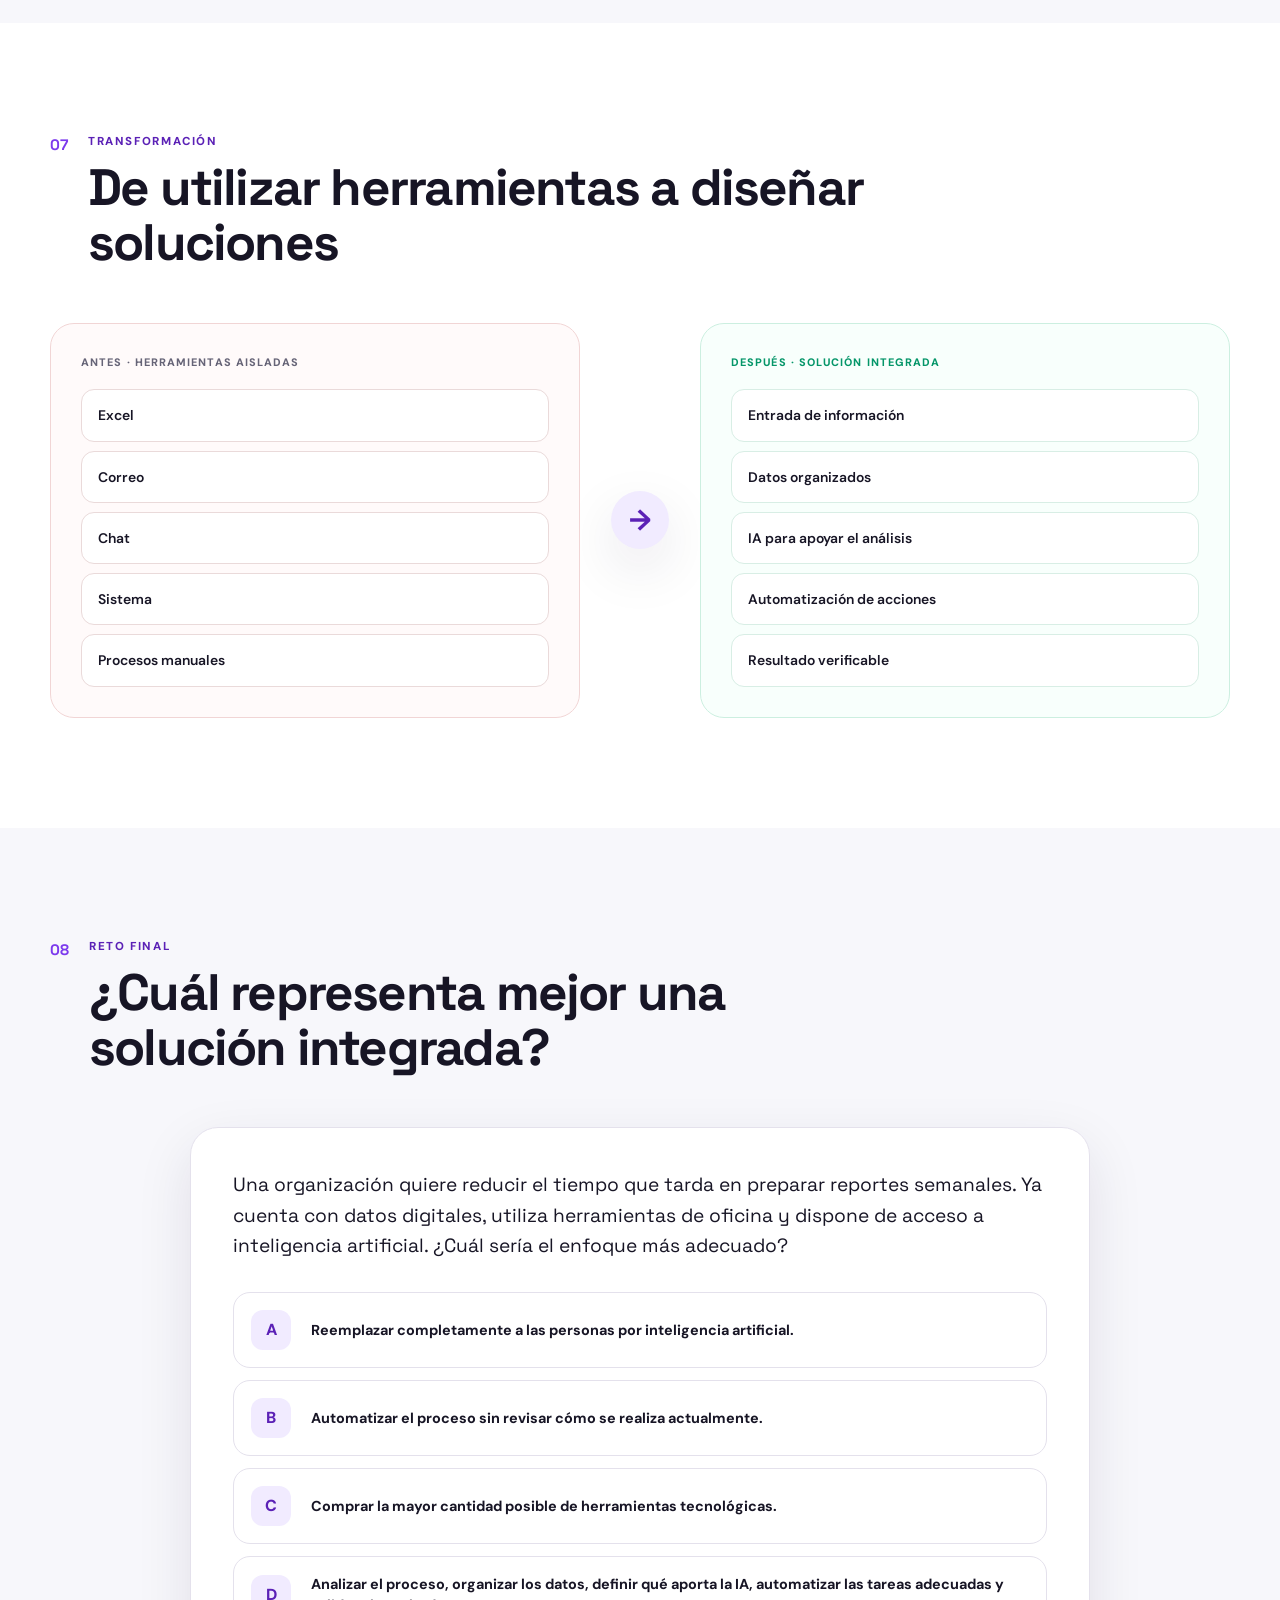
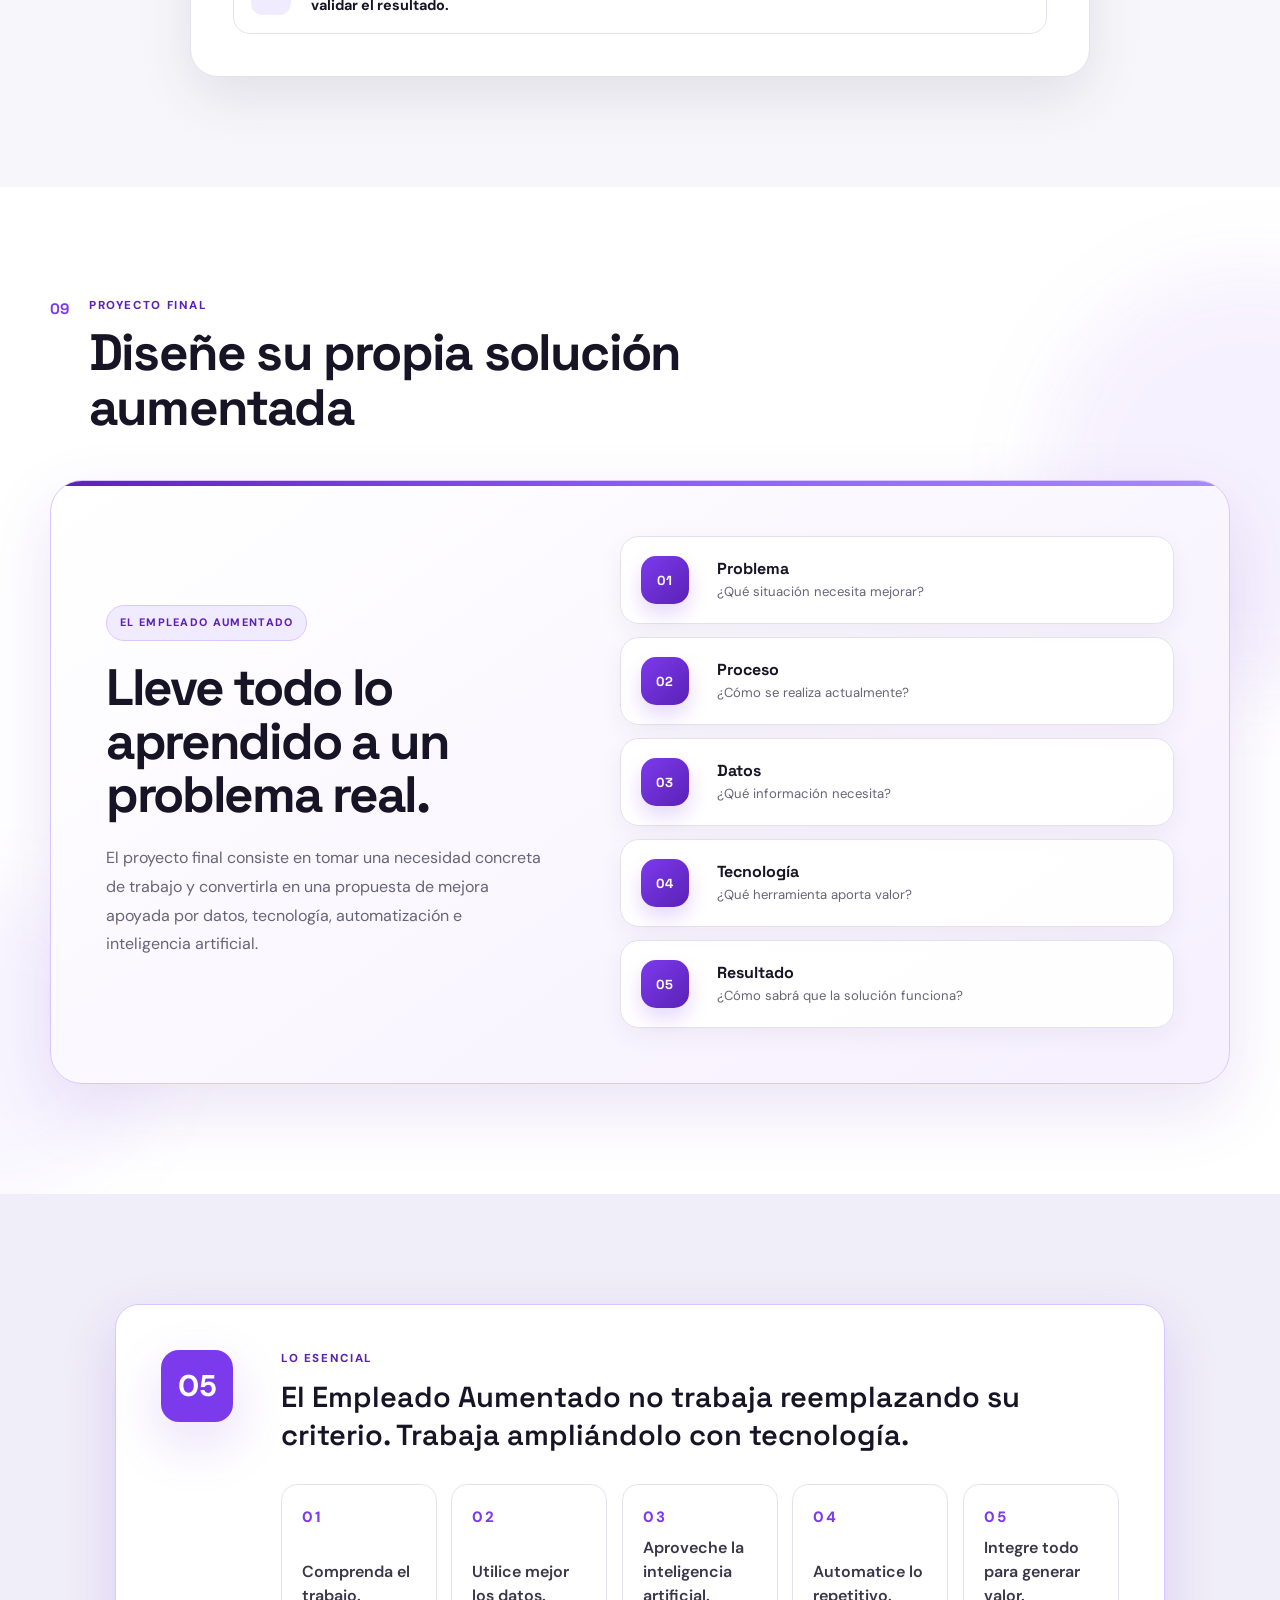
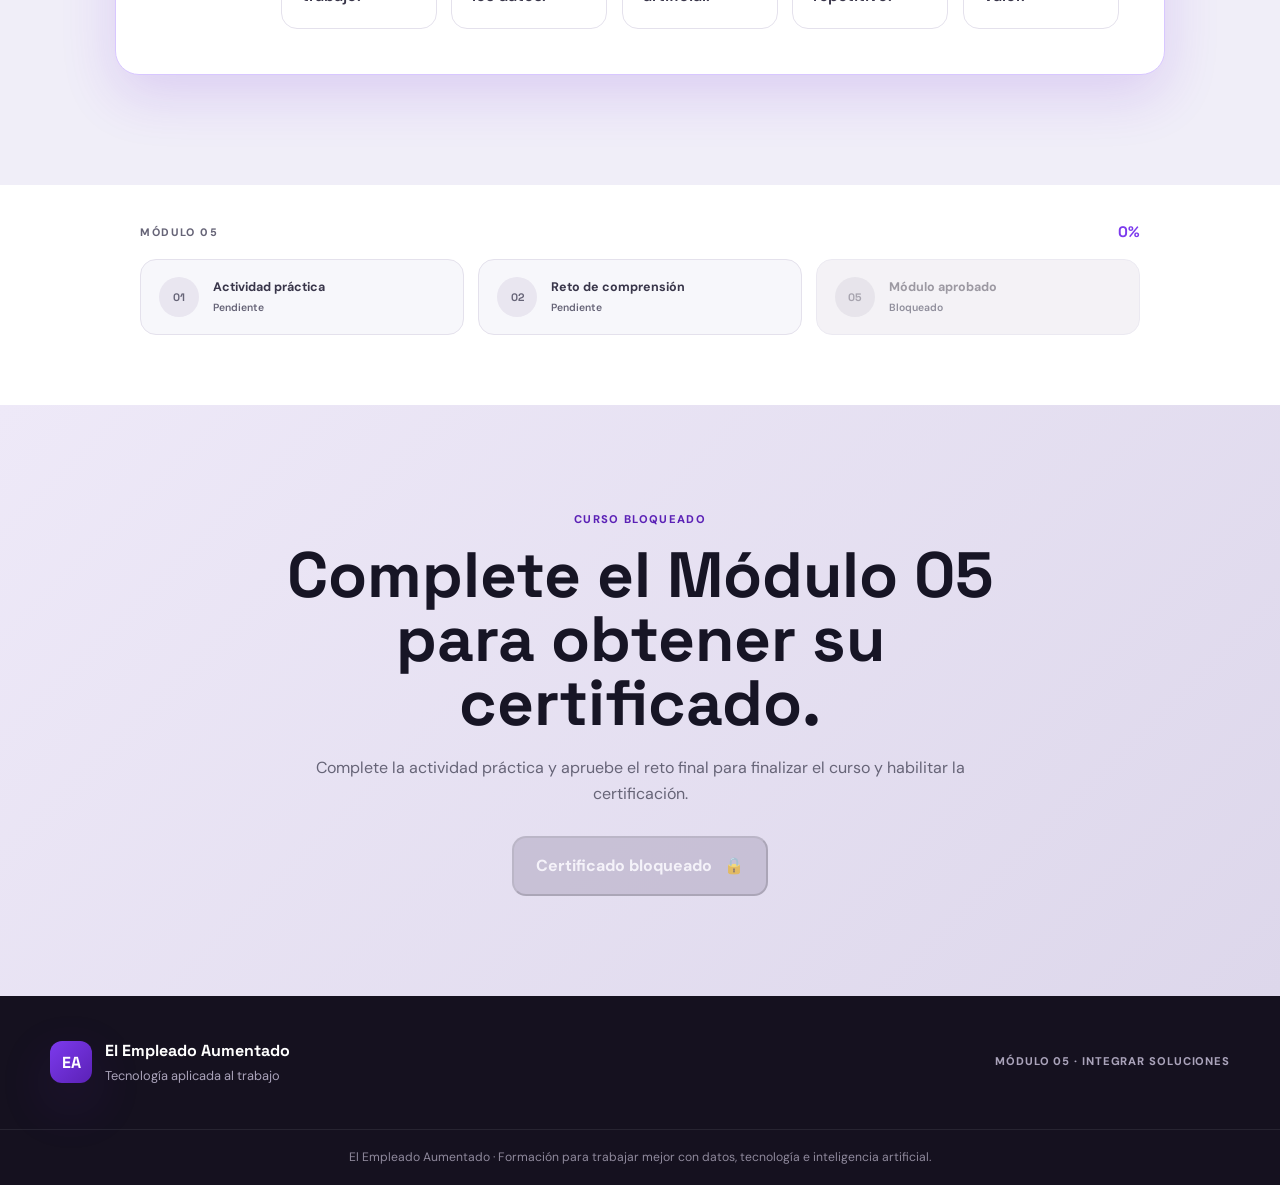
<file: modulos/modulo-5/index.html>
<!DOCTYPE html>
<html lang="es">

<head>

    <meta charset="UTF-8">
    <meta name="viewport" content="width=device-width, initial-scale=1.0">

    <!-- Google Analytics -->
    <script async src="https://www.googletagmanager.com/gtag/js?id=G-BXJEP0S8CB"></script>

    <script>
        window.dataLayer = window.dataLayer || [];

        function gtag() {
            dataLayer.push(arguments);
        }

        gtag("js", new Date());

        gtag("config", "G-BXJEP0S8CB");
    </script>

    <meta
        name="description"
        content="El Empleado Aumentado — una nueva forma de trabajar utilizando procesos, datos, Inteligencia Artificial y tecnología."
    >

    <title>El Empleado Aumentado | Corporación Baraka</title>

    <link rel="preconnect" href="https://fonts.googleapis.com">
    <link rel="preconnect" href="https://fonts.gstatic.com" crossorigin>

    <link
        href="https://fonts.googleapis.com/css2?family=DM+Sans:wght@400;500;600;700&family=Space+Grotesk:wght@400;500;600;700&display=swap"
        rel="stylesheet"
    >

    <link
        rel="stylesheet"
        href="https://cdnjs.cloudflare.com/ajax/libs/font-awesome/6.5.2/css/all.min.css"
    >

    <link rel="stylesheet" href="css/style.css">

</head>


<body>


<!-- =====================================================
     NAVBAR
====================================================== -->

<header class="module-header">

    <div class="header-container">

        <a
            href="../../index.html"
            class="brand"
            aria-label="Volver al inicio"
        >

            <span class="brand-mark">
                EA
            </span>

            <span class="brand-text">

                <strong>
                    El Empleado
                </strong>

                <span>
                    Aumentado
                </span>

            </span>

        </a>


        <div class="module-progress">

            <span>
                MÓDULO 05
            </span>


            <div class="progress-line">

                <span id="progressBar"></span>

            </div>

        </div>


        <a
            href="../../index.html"
            class="back-link"
        >
            ← Volver
        </a>

    </div>

</header>



<main>


    <!-- =================================================
         HERO
    ================================================== -->

    <section
        class="hero"
        id="inicio"
    >

        <div class="hero-background">

            <div class="hero-grid"></div>

            <div class="hero-glow hero-glow-one"></div>

            <div class="hero-glow hero-glow-two"></div>

        </div>


        <div class="container hero-container">


            <div class="hero-intro">

                <span class="eyebrow">
                    MÓDULO 05 · INTEGRACIÓN
                </span>


                <h1>

                    Integrar

                    <span>
                        para transformar el trabajo
                    </span>

                </h1>


                <p class="hero-text">

                    Una solución útil no depende de una sola herramienta.
                    Se construye conectando personas, procesos, datos,
                    tecnología, automatización e inteligencia artificial
                    para resolver una necesidad concreta de trabajo.

                </p>


                <div class="hero-actions">

                    <a
                        href="#introduccion"
                        class="button button-primary"
                    >

                        Comenzar módulo

                        <span>
                            →
                        </span>

                    </a>


                    <a
                        href="#proyecto"
                        class="button button-secondary"
                    >

                        Ir al proyecto

                    </a>

                </div>

            </div>



            <!-- =================================================
                 HERO CARD
            ================================================== -->

            <div class="hero-visual">

                <div class="ai-card">


                    <div class="ai-card-top">

                        <div>

                            <span>
                                SOLUCIÓN INTEGRADA
                            </span>

                            <strong>
                                Flujo de trabajo
                            </strong>

                        </div>


                        <span class="ai-status">
                            SISTEMA ACTIVO
                        </span>

                    </div>



                    <div class="ai-conversation">


                        <div class="message message-user">

                            <span class="message-label">
                                NECESIDAD
                            </span>

                            <p>
                                Una persona recibe información,
                                revisa datos y debe generar un resultado.
                            </p>

                        </div>


                        <div class="message message-ai">

                            <span class="message-label">
                                INTEGRACIÓN
                            </span>

                            <p>
                                Conecte datos, reglas, IA y automatización
                                sin perder el control humano.
                            </p>

                        </div>


                        <div class="message data-message">

                            <span class="message-label">
                                RESULTADO
                            </span>

                            <p>
                                Información procesada, decisión apoyada,
                                acción ejecutada y resultado verificable.
                            </p>

                        </div>

                    </div>



                    <div class="ai-footer">

                        <span>
                            Persona
                        </span>

                        <span>
                            Datos
                        </span>

                        <span>
                            IA
                        </span>

                        <span>
                            Acción
                        </span>

                    </div>

                </div>


                <span class="floating-label floating-label-one">
                    DATOS
                </span>

                <span class="floating-label floating-label-two">
                    IA
                </span>

                <span class="floating-label floating-label-three">
                    RESULTADO
                </span>

            </div>

        </div>

    </section>



    <!-- =================================================
         INTRODUCCIÓN
    ================================================== -->

    <section
        class="section intro"
        id="introduccion"
    >

        <div class="container intro-grid">


            <div class="intro-content">

                <div class="section-header">

                    <span class="section-number">
                        01
                    </span>

                    <div>

                        <span class="section-kicker">
                            INTEGRACIÓN
                        </span>

                        <h2>
                            El verdadero valor aparece
                            cuando las herramientas trabajan juntas.
                        </h2>

                    </div>

                </div>


                <p class="lead">
                    Durante los módulos anteriores usted aprendió
                    a comprender procesos, utilizar inteligencia
                    artificial, analizar datos y automatizar tareas.
                </p>


                <p>
                    Ahora el objetivo es conectar esos conocimientos
                    para construir soluciones que respondan a una
                    necesidad real de trabajo.
                </p>


                <p>
                    Integrar no significa utilizar muchas herramientas.
                    Significa utilizar las necesarias, en el momento
                    adecuado y con una lógica clara de principio a fin.
                </p>

            </div>



            <div class="statement-card">

                <span class="statement-mark">
                    “
                </span>

                <p>
                    Una herramienta aislada ayuda.
                    Una solución integrada transforma
                    la forma de trabajar.
                </p>

                <span class="statement-author">
                    PRINCIPIO DE INTEGRACIÓN
                </span>

            </div>

        </div>

    </section>



    <!-- =================================================
         IDEA CENTRAL
    ================================================== -->

    <section class="central-idea">

        <div class="container">

            <div class="central-card">

                <div class="central-card-label">
                    IDEA CENTRAL
                </div>

                <h2>
                    No se trata de tener más herramientas.
                    Se trata de conectarlas para resolver mejor.
                </h2>

                <p>
                    Una solución integrada parte de un problema concreto,
                    utiliza información confiable, incorpora tecnología
                    donde aporta valor y mantiene a la persona en los
                    puntos donde se requiere criterio.
                </p>

            </div>

        </div>

    </section>



    <!-- =================================================
         COMPONENTES
    ================================================== -->

    <section
        class="section capabilities"
        id="componentes"
    >

        <div class="container">

            <div class="section-header">

                <span class="section-number">
                    02
                </span>

                <div>

                    <span class="section-kicker">
                        COMPONENTES
                    </span>

                    <h2>
                        Cinco elementos para construir una solución útil
                    </h2>

                </div>

            </div>



            <div class="capabilities-grid">


                <article
                    class="capability-card"
                    data-modal="persona"
                >

                    <span class="capability-number">
                        01
                    </span>

                    <div class="capability-icon">
                        01
                    </div>

                    <span class="capability-tag">
                        CRITERIO
                    </span>

                    <h3>
                        Persona
                    </h3>

                    <p>
                        Define el propósito, supervisa el proceso,
                        interpreta resultados y toma decisiones
                        cuando se requiere juicio profesional.
                    </p>

                    <button
                        type="button"
                        class="text-button"
                    >
                        Ver enfoque →
                    </button>

                </article>



                <article
                    class="capability-card"
                    data-modal="proceso"
                >

                    <span class="capability-number">
                        02
                    </span>

                    <div class="capability-icon">
                        02
                    </div>

                    <span class="capability-tag">
                        FLUJO
                    </span>

                    <h3>
                        Proceso
                    </h3>

                    <p>
                        Organiza las actividades, reglas, decisiones,
                        excepciones y resultados que forman parte
                        del trabajo.
                    </p>

                    <button
                        type="button"
                        class="text-button"
                    >
                        Ver enfoque →
                    </button>

                </article>



                <article
                    class="capability-card"
                    data-modal="datos"
                >

                    <span class="capability-number">
                        03
                    </span>

                    <div class="capability-icon">
                        03
                    </div>

                    <span class="capability-tag">
                        INFORMACIÓN
                    </span>

                    <h3>
                        Datos
                    </h3>

                    <p>
                        Proporcionan la información necesaria para
                        analizar situaciones, generar resultados
                        y respaldar decisiones.
                    </p>

                    <button
                        type="button"
                        class="text-button"
                    >
                        Ver enfoque →
                    </button>

                </article>



                <article
                    class="capability-card"
                    data-modal="tecnologia"
                >

                    <span class="capability-number">
                        04
                    </span>

                    <div class="capability-icon">
                        04
                    </div>

                    <span class="capability-tag">
                        HERRAMIENTAS
                    </span>

                    <h3>
                        Tecnología
                    </h3>

                    <p>
                        Permite procesar información, conectar sistemas,
                        automatizar acciones y construir soluciones
                        adaptadas al contexto.
                    </p>

                    <button
                        type="button"
                        class="text-button"
                    >
                        Ver enfoque →
                    </button>

                </article>



                <article
                    class="capability-card capability-card-wide"
                    data-modal="ia"
                >

                    <span class="capability-number">
                        05
                    </span>

                    <div class="capability-icon">
                        05
                    </div>

                    <span class="capability-tag">
                        INTELIGENCIA
                    </span>

                    <h3>
                        Inteligencia artificial
                    </h3>

                    <p>
                        Puede ayudar a analizar información, generar
                        contenido, resumir, clasificar, comparar y
                        apoyar decisiones cuando existe un criterio
                        claro para utilizarla.
                    </p>

                    <button
                        type="button"
                        class="text-button"
                    >
                        Ver enfoque →
                    </button>

                </article>

            </div>

        </div>

    </section>



    <!-- =================================================
         ARQUITECTURA
    ================================================== -->

    <section
        class="section thinking"
        id="arquitectura"
    >

        <div class="container">

            <div class="section-header">

                <span class="section-number">
                    03
                </span>

                <div>

                    <span class="section-kicker">
                        ARQUITECTURA
                    </span>

                    <h2>
                        Una solución debe tener una lógica de principio a fin.
                    </h2>

                </div>

            </div>



            <div class="thinking-layout">


                <div class="thinking-main">

                    <p class="lead">
                        La integración comienza cuando puede explicar
                        claramente cómo una necesidad se convierte
                        en un resultado.
                    </p>

                    <p>
                        Cada componente debe tener una función definida.
                        Los datos deben entrar de una forma controlada,
                        las reglas deben poder entenderse, la tecnología
                        debe ejecutar lo que corresponde y la persona
                        debe conservar el control en los puntos críticos.
                    </p>

                </div>



                <div class="thinking-steps">


                    <div class="thinking-step">

                        <span>
                            01
                        </span>

                        <div>

                            <strong>
                                Entrada
                            </strong>

                            <p>
                                Recibir la información necesaria
                                desde una fuente definida.
                            </p>

                        </div>

                    </div>



                    <div class="thinking-step">

                        <span>
                            02
                        </span>

                        <div>

                            <strong>
                                Análisis
                            </strong>

                            <p>
                                Revisar, transformar o interpretar
                                la información disponible.
                            </p>

                        </div>

                    </div>



                    <div class="thinking-step">

                        <span>
                            03
                        </span>

                        <div>

                            <strong>
                                Decisión
                            </strong>

                            <p>
                                Aplicar reglas o criterio para
                                determinar qué debe ocurrir.
                            </p>

                        </div>

                    </div>



                    <div class="thinking-step">

                        <span>
                            04
                        </span>

                        <div>

                            <strong>
                                Acción
                            </strong>

                            <p>
                                Ejecutar la actividad y dejar
                                evidencia del resultado.
                            </p>

                        </div>

                    </div>


                </div>

            </div>

        </div>

    </section>



    <!-- =================================================
         MÉTODO
    ================================================== -->

    <section
        class="section method"
        id="metodo"
    >

        <div class="container">

            <div class="section-header">

                <span class="section-number">
                    04
                </span>

                <div>

                    <span class="section-kicker">
                        MÉTODO
                    </span>

                    <h2>
                        Cuatro pasos para integrar una solución
                    </h2>

                </div>

            </div>



            <div class="method-flow">


                <article class="method-step">

                    <span class="method-number">
                        01
                    </span>

                    <span class="method-label">
                        DEFINIR
                    </span>

                    <h3>
                        Identificar
                    </h3>

                    <p>
                        Defina con claridad el problema, la necesidad,
                        el resultado esperado y las personas involucradas.
                    </p>

                </article>


                <div class="method-line"></div>


                <article class="method-step">

                    <span class="method-number">
                        02
                    </span>

                    <span class="method-label">
                        CONECTAR
                    </span>

                    <h3>
                        Integrar
                    </h3>

                    <p>
                        Determine qué datos, herramientas, reglas,
                        automatizaciones e inteligencia artificial
                        realmente aportan valor.
                    </p>

                </article>


                <div class="method-line"></div>


                <article class="method-step">

                    <span class="method-number">
                        03
                    </span>

                    <span class="method-label">
                        COMPROBAR
                    </span>

                    <h3>
                        Probar
                    </h3>

                    <p>
                        Valide que cada componente funcione y que
                        el resultado completo responda a la necesidad.
                    </p>

                </article>


                <div class="method-line"></div>


                <article class="method-step">

                    <span class="method-number">
                        04
                    </span>

                    <span class="method-label">
                        MEJORAR
                    </span>

                    <h3>
                        Evolucionar
                    </h3>

                    <p>
                        Observe resultados, detecte oportunidades
                        y ajuste la solución para mejorarla continuamente.
                    </p>

                </article>


            </div>

        </div>

    </section>



    <!-- =================================================
         ACTIVIDAD
    ================================================== -->

    <section
        class="section exercise"
        id="ejercicio"
    >

        <div class="container">


            <div class="section-header">

                <span class="section-number">
                    05
                </span>

                <div>

                    <span class="section-kicker">
                        ACTIVIDAD PRÁCTICA
                    </span>

                    <h2>
                        Diseñe una solución para un problema real
                    </h2>

                </div>

            </div>



            <div class="exercise-card">


                <div class="exercise-info">

                    <span class="exercise-label">
                        PIENSE EN SU TRABAJO
                    </span>

                    <h3>
                        Conecte lo aprendido en los cinco módulos.
                    </h3>

                    <p>
                        Describa brevemente un problema o tarea de su
                        trabajo que podría mejorarse utilizando procesos,
                        datos, inteligencia artificial, automatización
                        y tecnología.
                    </p>



                    <div class="exercise-examples">

                        <span>
                            Reportes
                        </span>

                        <span>
                            Atención
                        </span>

                        <span>
                            Seguimiento
                        </span>

                        <span>
                            Datos
                        </span>

                        <span>
                            Correos
                        </span>

                        <span>
                            Procesos
                        </span>

                    </div>

                </div>



                <div class="exercise-form">

                    <label for="solutionInput">
                        Describa el problema que desea mejorar
                    </label>

                    <textarea
                        id="solutionInput"
                        name="solutionInput"
                        maxlength="700"
                        placeholder="Ejemplo: cada semana recibo información de diferentes personas, debo consolidarla, revisar errores, preparar un informe y enviarlo a mi jefe."
                    ></textarea>


                    <div class="form-footer">

                        <span id="solutionCounter">
                            0 / 700
                        </span>


                        <button
                            type="button"
                            class="button button-primary"
                            id="buildSolution"
                        >
                            Diseñar solución
                            <span>
                                →
                            </span>
                        </button>

                    </div>


                    <div
                        class="task-feedback"
                        id="solutionFeedback"
                        aria-live="polite"
                    ></div>

                </div>

            </div>

        </div>

    </section>



    <!-- =================================================
         RESPONSABILIDAD
    ================================================== -->

    <section
        class="section responsibility"
        id="responsabilidad"
    >

        <div class="container">


            <div class="section-header">

                <span class="section-number">
                    06
                </span>

                <div>

                    <span class="section-kicker">
                        CRITERIO HUMANO
                    </span>

                    <h2>
                        La tecnología amplía capacidades.
                        La persona dirige la solución.
                    </h2>

                </div>

            </div>



            <div class="responsibility-grid">


                <article class="responsibility-card">

                    <div class="responsibility-number">
                        A
                    </div>

                    <h3>
                        Definir
                    </h3>

                    <p>
                        La persona determina qué problema resolver,
                        qué resultado necesita y qué criterios debe
                        cumplir la solución.
                    </p>

                </article>



                <article class="responsibility-card">

                    <div class="responsibility-number">
                        B
                    </div>

                    <h3>
                        Supervisar
                    </h3>

                    <p>
                        La persona revisa resultados, identifica
                        excepciones y conserva el criterio sobre
                        decisiones importantes.
                    </p>

                </article>



                <article class="responsibility-card">

                    <div class="responsibility-number">
                        C
                    </div>

                    <h3>
                        Mejorar
                    </h3>

                    <p>
                        La solución debe evolucionar según los
                        resultados obtenidos, las nuevas necesidades
                        y las oportunidades detectadas.
                    </p>

                </article>


            </div>

        </div>

    </section>



    <!-- =================================================
         TRANSFORMACIÓN
    ================================================== -->

    <section
        class="section transformation"
        id="transformacion"
    >

        <div class="container">


            <div class="section-header">

                <span class="section-number">
                    07
                </span>

                <div>

                    <span class="section-kicker">
                        TRANSFORMACIÓN
                    </span>

                    <h2>
                        De utilizar herramientas a diseñar soluciones
                    </h2>

                </div>

            </div>



            <div class="transformation-grid">


                <div class="transformation-column before">

                    <span class="transformation-label">
                        ANTES · HERRAMIENTAS AISLADAS
                    </span>


                    <div class="transformation-item">
                        Excel
                    </div>

                    <div class="transformation-item">
                        Correo
                    </div>

                    <div class="transformation-item">
                        Chat
                    </div>

                    <div class="transformation-item">
                        Sistema
                    </div>

                    <div class="transformation-item">
                        Procesos manuales
                    </div>

                </div>



                <div class="transformation-arrow">
                    →
                </div>



                <div class="transformation-column after">

                    <span class="transformation-label">
                        DESPUÉS · SOLUCIÓN INTEGRADA
                    </span>


                    <div class="transformation-item">
                        Entrada de información
                    </div>

                    <div class="transformation-item">
                        Datos organizados
                    </div>

                    <div class="transformation-item">
                        IA para apoyar el análisis
                    </div>

                    <div class="transformation-item">
                        Automatización de acciones
                    </div>

                    <div class="transformation-item">
                        Resultado verificable
                    </div>

                </div>

            </div>

        </div>

    </section>



    <!-- =================================================
         RETO
    ================================================== -->

    <section
        class="section challenge"
        id="reto"
    >

        <div class="container">

            <div class="section-header">

                <span class="section-number">
                    08
                </span>

                <div>

                    <span class="section-kicker">
                        RETO FINAL
                    </span>

                    <h2>
                        ¿Cuál representa mejor una solución integrada?
                    </h2>

                </div>

            </div>



            <div class="challenge-card">


                <p class="challenge-question">

                    Una organización quiere reducir el tiempo que tarda
                    en preparar reportes semanales. Ya cuenta con datos
                    digitales, utiliza herramientas de oficina y dispone
                    de acceso a inteligencia artificial.
                    ¿Cuál sería el enfoque más adecuado?

                </p>



                <div class="challenge-options">


                    <button
                        type="button"
                        class="challenge-option"
                        data-answer="A"
                        data-correct="false"
                    >

                        <span>
                            A
                        </span>

                        <strong>
                            Comprar la mayor cantidad posible
                            de herramientas tecnológicas.
                        </strong>

                    </button>



                    <button
                        type="button"
                        class="challenge-option"
                        data-answer="B"
                        data-correct="true"
                    >

                        <span>
                            B
                        </span>

                        <strong>
                            Analizar el proceso, organizar los datos,
                            definir qué aporta la IA, automatizar
                            las tareas adecuadas y validar el resultado.
                        </strong>

                    </button>



                    <button
                        type="button"
                        class="challenge-option"
                        data-answer="C"
                        data-correct="false"
                    >

                        <span>
                            C
                        </span>

                        <strong>
                            Reemplazar completamente a las personas
                            por inteligencia artificial.
                        </strong>

                    </button>



                    <button
                        type="button"
                        class="challenge-option"
                        data-answer="D"
                        data-correct="false"
                    >

                        <span>
                            D
                        </span>

                        <strong>
                            Automatizar el proceso sin revisar
                            cómo se realiza actualmente.
                        </strong>

                    </button>


                </div>



                <div
                    class="challenge-feedback"
                    id="challengeFeedback"
                    aria-live="polite"
                ></div>

            </div>

        </div>

    </section>



    <!-- =================================================
         PROYECTO FINAL
    ================================================== -->

    <section
        class="section project"
        id="proyecto"
    >

        <div class="container">

            <div class="section-header">

                <span class="section-number">
                    09
                </span>

                <div>

                    <span class="section-kicker">
                        PROYECTO FINAL
                    </span>

                    <h2>
                        Diseñe su propia solución aumentada
                    </h2>

                </div>

            </div>



            <div class="project-card">


                <div class="project-intro">

                    <span class="project-label">
                        EL EMPLEADO AUMENTADO
                    </span>

                    <h3>
                        Lleve todo lo aprendido
                        a un problema real.
                    </h3>

                    <p>
                        El proyecto final consiste en tomar una necesidad
                        concreta de trabajo y convertirla en una propuesta
                        de mejora apoyada por datos, tecnología,
                        automatización e inteligencia artificial.
                    </p>

                </div>



                <div class="project-steps">


                    <div class="project-step">

                        <span>
                            01
                        </span>

                        <div>

                            <strong>
                                Problema
                            </strong>

                            <p>
                                ¿Qué situación necesita mejorar?
                            </p>

                        </div>

                    </div>


                    <div class="project-step">

                        <span>
                            02
                        </span>

                        <div>

                            <strong>
                                Proceso
                            </strong>

                            <p>
                                ¿Cómo se realiza actualmente?
                            </p>

                        </div>

                    </div>


                    <div class="project-step">

                        <span>
                            03
                        </span>

                        <div>

                            <strong>
                                Datos
                            </strong>

                            <p>
                                ¿Qué información necesita?
                            </p>

                        </div>

                    </div>


                    <div class="project-step">

                        <span>
                            04
                        </span>

                        <div>

                            <strong>
                                Tecnología
                            </strong>

                            <p>
                                ¿Qué herramienta aporta valor?
                            </p>

                        </div>

                    </div>


                    <div class="project-step">

                        <span>
                            05
                        </span>

                        <div>

                            <strong>
                                Resultado
                            </strong>

                            <p>
                                ¿Cómo sabrá que la solución funciona?
                            </p>

                        </div>

                    </div>

                </div>

            </div>

        </div>

    </section>



    <!-- =================================================
         RESULTADO
    ================================================== -->

    <section class="section result">

        <div class="container">


            <div class="result-card">


                <div class="result-icon">
                    05
                </div>


                <div class="result-content">

                    <span class="section-kicker">
                        LO ESENCIAL
                    </span>

                    <h2>
                        El Empleado Aumentado no trabaja
                        reemplazando su criterio. Trabaja
                        ampliándolo con tecnología.
                    </h2>


                    <div class="result-list">


                        <div>

                            <span>
                                01
                            </span>

                            <p>
                                Comprenda el trabajo.
                            </p>

                        </div>


                        <div>

                            <span>
                                02
                            </span>

                            <p>
                                Utilice mejor los datos.
                            </p>

                        </div>


                        <div>

                            <span>
                                03
                            </span>

                            <p>
                                Aproveche la inteligencia artificial.
                            </p>

                        </div>


                        <div>

                            <span>
                                04
                            </span>

                            <p>
                                Automatice lo repetitivo.
                            </p>

                        </div>


                        <div>

                            <span>
                                05
                            </span>

                            <p>
                                Integre todo para generar valor.
                            </p>

                        </div>


                    </div>

                </div>

            </div>

        </div>

    </section>



    <!-- =================================================
         ESTADO DEL MÓDULO
    ================================================== -->

    <section
        class="section module-status-section"
        id="moduleStatus"
    >

        <div class="container">


            <div class="module-progress-info">

                <span>
                    MÓDULO 05
                </span>

                <strong id="progressPercentage">
                    0%
                </strong>

            </div>



            <div class="module-requirements">


                <div
                    class="requirement-item"
                    id="requirementActivity"
                >

                    <span>
                        01
                    </span>

                    <div>

                        <strong>
                            Actividad práctica
                        </strong>

                        <small>
                            Pendiente
                        </small>

                    </div>

                </div>



                <div
                    class="requirement-item"
                    id="requirementChallenge"
                >

                    <span>
                        02
                    </span>

                    <div>

                        <strong>
                            Reto de comprensión
                        </strong>

                        <small>
                            Pendiente
                        </small>

                    </div>

                </div>



                <div
                    class="requirement-item"
                    id="requirementModule"
                >

                    <span>
                        03
                    </span>

                    <div>

                        <strong>
                            Módulo aprobado
                        </strong>

                        <small>
                            Bloqueado
                        </small>

                    </div>

                </div>


            </div>

        </div>

    </section>



    <!-- =================================================
         CIERRE Y CERTIFICACIÓN
    ================================================== -->

    <section
        class="next-module blocked"
        id="courseComplete"
    >

        <div class="container">

            <div class="next-module-content">


                <span
                    class="next-label"
                    id="completionLabel"
                >
                    CURSO BLOQUEADO
                </span>


                <h2>
                    Complete el Módulo 05
                    para obtener su certificado.
                </h2>


                <p id="completionMessage">
                    Complete la actividad práctica y apruebe el reto final
                    para finalizar el curso y habilitar la certificación.
                </p>


                <button
                    type="button"
                    class="next-button"
                    id="certificateButton"
                    aria-disabled="true"
                >

                    Certificado bloqueado

                    <span>
                        🔒
                    </span>

                </button>

            </div>

        </div>

    </section>



    <!-- =================================================
         DATOS PARA CERTIFICADO
    ================================================== -->

    <section
        class="certificate-data blocked"
        id="certificateData"
    >

        <div class="container">

            <div class="certificate-data-card">


                <span class="certificate-kicker">
                    CERTIFICACIÓN
                </span>


                <h2>
                    Prepare su certificado
                </h2>


                <p>
                    El Módulo 05 está completo.
                    Ingrese sus datos para generar su certificado
                    de finalización de El Empleado Aumentado.
                </p>


                <div class="certificate-form">


                    <div class="certificate-field">

                        <label for="studentName">
                            Nombre completo
                        </label>

                        <input
                            type="text"
                            id="studentName"
                            name="studentName"
                            placeholder="Escriba su nombre completo"
                            maxlength="100"
                            autocomplete="name"
                        >

                    </div>



                    <div class="certificate-field">

                        <label for="studentEmail">
                            Correo electrónico
                        </label>

                        <input
                            type="email"
                            id="studentEmail"
                            name="studentEmail"
                            placeholder="Escriba su correo electrónico"
                            maxlength="120"
                            autocomplete="email"
                        >

                    </div>



                    <div class="certificate-progress">

                        <span>
                            Módulos completados
                        </span>

                        <strong>
                            5 / 5
                        </strong>

                    </div>



                    <button
                        type="button"
                        class="button button-primary"
                        id="generateCertificate"
                        disabled
                    >

                        Generar certificado

                        <span>
                            →
                        </span>

                    </button>



                    <div
                        class="certificate-feedback"
                        id="certificateFeedback"
                        aria-live="polite"
                    ></div>

                </div>

            </div>

        </div>

    </section>


</main>



<!-- =====================================================
     MODAL PERSONA
====================================================== -->

<div
    class="modal"
    id="modal-persona"
    aria-hidden="true"
>

    <div class="modal-overlay"></div>

    <div
        class="modal-window"
        role="dialog"
        aria-modal="true"
    >

        <button
            type="button"
            class="modal-close"
            aria-label="Cerrar"
        >
            ×
        </button>


        <span class="modal-number">
            01
        </span>

        <span class="modal-kicker">
            CRITERIO
        </span>

        <h2>
            La persona dirige la solución
        </h2>


        <div class="modal-section">

            <span class="modal-section-label">
                ENFOQUE PROFESIONAL
            </span>

            <p>
                Una solución tecnológica debe responder a una necesidad
                real definida por las personas que conocen el contexto
                del trabajo.
            </p>

            <p>
                El criterio humano es necesario para interpretar,
                priorizar, supervisar y tomar decisiones frente a
                situaciones que no pueden resolverse únicamente
                mediante reglas.
            </p>

        </div>


        <div class="modal-highlight">

            <strong>
                Pregunta clave
            </strong>

            <span>
                ¿Qué parte de esta solución requiere necesariamente
                criterio profesional?
            </span>

        </div>

    </div>

</div>



<!-- =================================================
     MODAL PROCESO
====================================================== -->

<div
    class="modal"
    id="modal-proceso"
    aria-hidden="true"
>

    <div class="modal-overlay"></div>

    <div
        class="modal-window"
        role="dialog"
        aria-modal="true"
    >

        <button
            type="button"
            class="modal-close"
            aria-label="Cerrar"
        >
            ×
        </button>


        <span class="modal-number">
            02
        </span>

        <span class="modal-kicker">
            FLUJO
        </span>

        <h2>
            El proceso conecta las actividades
        </h2>


        <div class="modal-section">

            <span class="modal-section-label">
                ENFOQUE PROFESIONAL
            </span>

            <p>
                El proceso permite comprender cómo la información
                entra, qué decisiones ocurren, qué acciones se ejecutan
                y qué resultado se espera.
            </p>

            <p>
                Una solución integrada debe mejorar el proceso,
                no simplemente agregar nuevas herramientas.
            </p>

        </div>


        <ul class="modal-list">

            <li>
                Definir entradas.
            </li>

            <li>
                Identificar reglas.
            </li>

            <li>
                Organizar acciones.
            </li>

            <li>
                Considerar excepciones.
            </li>

            <li>
                Definir resultados.
            </li>

        </ul>


        <div class="modal-highlight">

            <strong>
                Principio
            </strong>

            <span>
                Primero comprenda el proceso. Después decida
                qué componentes tecnológicos necesita.
            </span>

        </div>

    </div>

</div>



<!-- =================================================
     MODAL DATOS
====================================================== -->

<div
    class="modal"
    id="modal-datos"
    aria-hidden="true"
>

    <div class="modal-overlay"></div>

    <div
        class="modal-window"
        role="dialog"
        aria-modal="true"
    >

        <button
            type="button"
            class="modal-close"
            aria-label="Cerrar"
        >
            ×
        </button>


        <span class="modal-number">
            03
        </span>

        <span class="modal-kicker">
            INFORMACIÓN
        </span>

        <h2>
            Los datos alimentan la solución
        </h2>


        <div class="modal-section">

            <span class="modal-section-label">
                ENFOQUE PROFESIONAL
            </span>

            <p>
                Los datos deben ser suficientes, relevantes y confiables
                para que la solución pueda producir resultados útiles.
            </p>

            <p>
                No se trata de recolectar más información, sino de
                identificar qué datos son necesarios para realizar
                el trabajo y tomar decisiones.
            </p>

        </div>


        <div class="modal-example">

            <span class="modal-example-label">
                EJEMPLO
            </span>

            <p>
                Entrada → validación → organización → análisis →
                resultado → decisión.
            </p>

        </div>


        <div class="modal-highlight">

            <strong>
                Principio
            </strong>

            <span>
                Una solución inteligente necesita información
                suficientemente buena para funcionar correctamente.
            </span>

        </div>

    </div>

</div>



<!-- =================================================
     MODAL TECNOLOGÍA
====================================================== -->

<div
    class="modal"
    id="modal-tecnologia"
    aria-hidden="true"
>

    <div class="modal-overlay"></div>

    <div
        class="modal-window"
        role="dialog"
        aria-modal="true"
    >

        <button
            type="button"
            class="modal-close"
            aria-label="Cerrar"
        >
            ×
        </button>


        <span class="modal-number">
            04
        </span>

        <span class="modal-kicker">
            HERRAMIENTAS
        </span>

        <h2>
            Seleccione la tecnología después de entender el problema
        </h2>


        <div class="modal-section">

            <span class="modal-section-label">
                ENFOQUE PROFESIONAL
            </span>

            <p>
                Una solución puede combinar hojas de cálculo,
                bases de datos, aplicaciones, APIs, automatizaciones,
                sistemas empresariales y otras herramientas.
            </p>

            <p>
                La elección debe responder a las necesidades de la
                organización, considerando complejidad, seguridad,
                mantenimiento y facilidad de uso.
            </p>

        </div>


        <div class="modal-highlight">

            <strong>
                Pregunta clave
            </strong>

            <span>
                ¿Qué herramienta resuelve mejor esta parte específica
                del problema sin añadir complejidad innecesaria?
            </span>

        </div>

    </div>

</div>



<!-- =================================================
     MODAL IA
====================================================== -->

<div
    class="modal"
    id="modal-ia"
    aria-hidden="true"
>

    <div class="modal-overlay"></div>

    <div
        class="modal-window"
        role="dialog"
        aria-modal="true"
    >

        <button
            type="button"
            class="modal-close"
            aria-label="Cerrar"
        >
            ×
        </button>


        <span class="modal-number">
            05
        </span>

        <span class="modal-kicker">
            INTELIGENCIA
        </span>

        <h2>
            La IA aporta valor cuando existe un propósito claro
        </h2>


        <div class="modal-section">

            <span class="modal-section-label">
                ENFOQUE PROFESIONAL
            </span>

            <p>
                La inteligencia artificial puede apoyar actividades
                como análisis, clasificación, generación de contenido,
                resumen, comparación o interpretación.
            </p>

            <p>
                Sin embargo, debe integrarse dentro de un proceso
                definido y acompañarse de validación humana cuando
                el resultado tenga impacto sobre decisiones importantes.
            </p>

        </div>


        <div class="modal-example">

            <span class="modal-example-label">
                EJEMPLO
            </span>

            <p>
                Datos → IA analiza → persona revisa →
                sistema ejecuta → resultado registrado.
            </p>

        </div>


        <div class="modal-highlight">

            <strong>
                Principio
            </strong>

            <span>
                No utilice IA porque está disponible.
                Utilícela porque mejora una parte concreta del trabajo.
            </span>

        </div>

    </div>

</div>



<!-- =================================================
     FOOTER
====================================================== -->

<footer class="footer">

    <div class="container footer-content">


        <div class="footer-brand">

            <span class="brand-mark">
                EA
            </span>

            <div>

                <strong>
                    El Empleado Aumentado
                </strong>

                <span>
                    Tecnología aplicada al trabajo
                </span>

            </div>

        </div>


        <div class="footer-module">
            MÓDULO 05 · INTEGRAR SOLUCIONES
        </div>

    </div>


    <div class="footer-bottom">

        El Empleado Aumentado · Formación para trabajar
        mejor con datos, tecnología e inteligencia artificial.

    </div>

</footer>



<!-- =================================================
     JAVASCRIPT
================================================== -->

<script src="./js/script.js"></script>


</body>

</html>
</file>
<file: css/style.css>
/* =========================================================
   EL EMPLEADO AUMENTADO
   CSS PRINCIPAL — VERSIÓN DINÁMICA
========================================================= */

:root {
    --black: #0c0b10;
    --black-soft: #15131c;

    --paper: #f6f4ef;
    --paper-soft: #ece9e2;
    --white: #ffffff;

    --purple: #7044e8;
    --purple-dark: #5630bd;
    --purple-light: #bda7ff;

    --text: #17151d;
    --text-soft: #67636d;
    --text-light: #97929d;

    --border: rgba(23, 21, 29, 0.12);
    --border-dark: rgba(255, 255, 255, 0.13);

    --radius: 18px;
    --radius-small: 12px;
    --radius-large: 28px;

    --max-width: 1180px;
    --side-space: 64px;

    --transition: 0.4s cubic-bezier(.2, .7, .2, 1);
}


/* =========================================================
   RESET
========================================================= */

* {
    margin: 0;
    padding: 0;
    box-sizing: border-box;
}

html {
    scroll-behavior: smooth;
}

body {
    min-width: 320px;
    overflow-x: hidden;

    background: var(--paper);
    color: var(--text);

    font-family: "DM Sans", sans-serif;

    font-size: 16px;
    line-height: 1.6;
}

img {
    display: block;
    max-width: 100%;
}

a {
    color: inherit;
    text-decoration: none;
}

button,
input,
textarea,
select {
    font: inherit;
}

::selection {
    background: var(--purple);
    color: white;
}


/* =========================================================
   CONTENEDOR
========================================================= */

.container {
    width: min(
        var(--max-width),
        calc(100% - (var(--side-space) * 2))
    );

    margin-left: auto;
    margin-right: auto;
}


/* =========================================================
   HEADER
========================================================= */

.header {
    position: absolute;
    top: 0;
    left: 0;

    width: 100%;

    z-index: 100;

    color: white;
}

.header-wrap {
    width: min(
        var(--max-width),
        calc(100% - (var(--side-space) * 2))
    );

    min-height: 92px;

    margin: 0 auto;

    display: grid;

    grid-template-columns: 1fr auto 1fr;

    align-items: center;

    border-bottom: 1px solid var(--border-dark);
}

.header.scrolled .header-wrap {
    border-color: rgba(189, 167, 255, .3);
}


/* =========================================================
   LOGO
========================================================= */

.logo {
    display: flex;
    align-items: center;

    width: 105px;

    transition: var(--transition);
}

.logo img {
    width: 50%;
    height: auto;

    object-fit: contain;
}

.logo:hover {
    opacity: 1;
    transform: scale(1.05) translateY(-2px);
}


/* =========================================================
   NAVEGACIÓN
========================================================= */

.nav {
    display: flex;
    align-items: center;

    gap: 34px;
}

.nav a {
    position: relative;

    color: rgba(255, 255, 255, .68);

    font-size: 12px;
    font-weight: 600;

    letter-spacing: .05em;

    transition: var(--transition);
}

.nav a::before {
    content: "";

    position: absolute;

    left: 50%;
    bottom: -11px;

    width: 5px;
    height: 5px;

    border-radius: 50%;

    background: var(--purple-light);

    transform: translateX(-50%) scale(0);

    transition: var(--transition);
}

.nav a::after {
    content: "";

    position: absolute;

    left: 0;
    bottom: -8px;

    width: 0;
    height: 2px;

    border-radius: 20px;

    background: var(--purple-light);

    transition: var(--transition);
}

.nav a:hover,
.nav a.active {
    color: white;

    transform: translateY(-2px);
}

.nav a:hover::after,
.nav a.active::after {
    width: 100%;
}

.nav a:hover::before,
.nav a.active::before {
    transform: translateX(-50%) scale(1);
}


/* =========================================================
   BOTÓN HEADER
========================================================= */

.header-button {
    justify-self: end;

    display: inline-flex;
    align-items: center;
    justify-content: center;

    gap: 10px;

    padding: 11px 18px;

    border: 1px solid rgba(255,255,255,.28);
    border-radius: 999px;

    color: white;

    font-size: 11px;
    font-weight: 700;

    letter-spacing: .12em;
    text-transform: uppercase;

    transition: var(--transition);

    overflow: hidden;

    position: relative;
}

.header-button::before {
    content: "";

    position: absolute;

    top: 0;
    left: -120%;

    width: 100%;
    height: 100%;

    background: linear-gradient(
        90deg,
        transparent,
        rgba(255,255,255,.18),
        transparent
    );

    transition: .7s ease;
}

.header-button span {
    color: var(--purple-light);

    font-size: 16px;

    transition: var(--transition);
}

.header-button:hover {
    background: var(--purple);

    border-color: var(--purple);

    transform: translateY(-3px);

    box-shadow:
        0 10px 30px rgba(112,68,232,.3),
        0 0 30px rgba(112,68,232,.15);
}

.header-button:hover::before {
    left: 120%;
}

.header-button:hover span {
    color: white;
    transform: translateX(4px);
}


/* =========================================================
   HERO
========================================================= */

.hero {
    min-height: 100vh;

    background:
        radial-gradient(
            circle at 80% 45%,
            rgba(112,68,232,.16),
            transparent 30%
        ),
        linear-gradient(
            115deg,
            #0c0b10 0%,
            #0c0b10 58%,
            #15121d 58%,
            #15121d 100%
        );

    color: white;

    overflow: hidden;
}

.hero-frame {
    position: relative;

    width: min(
        var(--max-width),
        calc(100% - (var(--side-space) * 2))
    );

    min-height: 100vh;

    margin: 0 auto;

    display: grid;

    grid-template-rows: auto 1fr auto;

    padding-top: 122px;
    padding-bottom: 32px;
}


/* =========================================================
   HERO SUPERIOR
========================================================= */

.hero-top {
    display: flex;
    align-items: center;
    justify-content: space-between;

    padding-bottom: 20px;

    border-bottom: 1px solid var(--border-dark);

    color: rgba(255,255,255,.45);

    font-size: 10px;
    font-weight: 700;

    letter-spacing: .19em;
}


/* =========================================================
   HERO CONTENIDO
========================================================= */

.hero-content {
    display: grid;

    grid-template-columns:
        minmax(0, 1.05fr)
        minmax(360px, .95fr);

    align-items: center;

    gap: 80px;

    padding: 50px 0;
}

.hero-left {
    padding-left: 5px;
}

.hero-label {
    display: flex;
    align-items: center;

    gap: 10px;

    margin-bottom: 28px;

    color: var(--purple-light);

    font-size: 11px;
    font-weight: 700;

    letter-spacing: .18em;

    animation: fadeUp .8s ease both;
}

.hero-label::before {
    content: "";

    width: 30px;
    height: 2px;

    border-radius: 20px;

    background: var(--purple-light);

    animation: lineGrow 1s ease both;
}

.hero h1 {
    max-width: 680px;

    font-family: "Space Grotesk", sans-serif;

    font-size: clamp(58px, 7vw, 94px);

    font-weight: 500;

    line-height: .87;

    letter-spacing: -.075em;

    animation: heroTitle .9s cubic-bezier(.2,.7,.2,1) both;
}

.hero h1 span {
    color: var(--purple-light);
}

.hero h1 strong {
    color: transparent;

    -webkit-text-stroke: 1px rgba(255,255,255,.65);

    font-weight: 500;
}

.hero-question {
    max-width: 470px;

    margin-top: 42px;

    padding-left: 20px;

    border-left: 2px solid var(--purple);

    color: rgba(255,255,255,.62);

    font-size: 15px;

    line-height: 1.75;

    animation: fadeUp 1s .25s ease both;
}


/* =========================================================
   HERO GRÁFICO
========================================================= */

.hero-right {
    display: flex;

    justify-content: flex-end;

    animation: graphicReveal 1.1s .15s ease both;
}

.hero-graphic {
    position: relative;

    width: 430px;
    height: 430px;

    border: 1px solid rgba(255,255,255,.14);

    border-radius: var(--radius-large);

    background:
        radial-gradient(
            circle at center,
            rgba(112,68,232,.1),
            transparent 50%
        ),
        rgba(255,255,255,.018);

    overflow: hidden;

    transition: var(--transition);

    animation: graphicFloat 7s ease-in-out infinite;
}

.hero-graphic:hover {
    border-color: rgba(189,167,255,.38);

    box-shadow:
        0 0 60px rgba(112,68,232,.13),
        inset 0 0 50px rgba(112,68,232,.04);
}

.hero-graphic::before {
    content: "";

    position: absolute;

    width: 520px;
    height: 1px;

    top: 50%;
    left: -45px;

    background: rgba(189,167,255,.18);

    transform: rotate(-34deg);

    animation: lineMove 5s ease-in-out infinite;
}

.hero-graphic::after {
    content: "";

    position: absolute;

    width: 520px;
    height: 1px;

    top: 50%;
    left: -45px;

    background: rgba(189,167,255,.09);

    transform: rotate(34deg);

    animation: lineMoveReverse 5s 1s ease-in-out infinite;
}


/* =========================================================
   GRÁFICO SUPERIOR
========================================================= */

.graphic-top {
    position: absolute;

    top: 19px;
    left: 22px;
    right: 22px;

    display: flex;
    justify-content: space-between;

    color: rgba(255,255,255,.4);

    font-size: 9px;
    font-weight: 700;

    letter-spacing: .18em;

    z-index: 5;
}


/* =========================================================
   ÁREA GRÁFICA
========================================================= */

.graphic-main {
    position: absolute;

    inset: 55px 30px;

    z-index: 3;
}

.graphic-word {
    position: absolute;

    top: 50%;
    left: 50%;

    transform:
        translate(-50%, -50%)
        rotate(-90deg);

    color: rgba(255,255,255,.035);

    font-family: "Space Grotesk", sans-serif;

    font-size: 75px;
    font-weight: 700;

    letter-spacing: -.08em;

    white-space: nowrap;

    animation: wordPulse 5s ease-in-out infinite;
}


/* =========================================================
   CAJAS DEL GRÁFICO
========================================================= */

.graphic-box {
    position: absolute;

    width: 125px;

    padding: 15px;

    border: 1px solid rgba(255,255,255,.16);

    border-radius: var(--radius-small);

    background: rgba(12,11,16,.84);

    backdrop-filter: blur(8px);

    z-index: 6;

    transition: var(--transition);

    overflow: hidden;
}

.graphic-box::before {
    content: "";

    position: absolute;

    inset: 0;

    background:
        linear-gradient(
            135deg,
            rgba(189,167,255,.1),
            transparent 45%
        );

    opacity: 0;

    transition: var(--transition);
}

.graphic-box:hover {
    border-color: rgba(189,167,255,.65);

    background: rgba(112,68,232,.14);

    transform: translateY(-8px) scale(1.04);

    box-shadow:
        0 15px 35px rgba(0,0,0,.25),
        0 0 25px rgba(112,68,232,.12);
}

.graphic-box:hover::before {
    opacity: 1;
}

.graphic-box small {
    display: block;

    margin-bottom: 6px;

    color: var(--purple-light);

    font-size: 9px;
}

.graphic-box span {
    color: rgba(255,255,255,.75);

    font-size: 10px;
    font-weight: 700;

    letter-spacing: .1em;
}

.box-process {
    top: 35px;
    left: 10px;

    animation: boxFloat 5s ease-in-out infinite;
}

.box-data {
    top: 35px;
    right: 10px;

    animation: boxFloat 5s .8s ease-in-out infinite;
}

.box-ai {
    bottom: 35px;
    left: 10px;

    animation: boxFloat 5s 1.4s ease-in-out infinite;
}

.box-tech {
    bottom: 35px;
    right: 10px;

    animation: boxFloat 5s 2s ease-in-out infinite;
}


/* =========================================================
   LÍNEAS
========================================================= */

.graphic-line {
    position: absolute;

    background: rgba(189,167,255,.28);

    z-index: 2;

    transform-origin: left center;

    animation: linePulse 2.5s ease-in-out infinite;
}

.line-1 {
    top: 86px;
    left: 125px;

    width: 82px;
    height: 1px;
}

.line-2 {
    bottom: 86px;
    right: 125px;

    width: 82px;
    height: 1px;

    transform-origin: right center;

    animation-delay: .6s;
}

.line-3 {
    top: 50%;
    left: 50%;

    width: 1px;
    height: 155px;

    transform: translate(-50%, -50%);

    animation-delay: 1.2s;
}


/* =========================================================
   CENTRO
========================================================= */

.graphic-center {
    position: absolute;

    top: 50%;
    left: 50%;

    width: 76px;
    height: 76px;

    display: flex;
    align-items: center;
    justify-content: center;

    transform: translate(-50%, -50%);

    border: 1px solid var(--purple-light);

    border-radius: 50%;

    background: var(--black);

    color: var(--purple-light);

    font-family: "Space Grotesk", sans-serif;

    font-size: 30px;

    box-shadow:
        0 0 0 8px rgba(112,68,232,.04),
        0 0 45px rgba(112,68,232,.12);

    z-index: 10;

    animation:
        centerPulse 3s ease-in-out infinite,
        centerRotate 12s linear infinite;
}

.graphic-center::before {
    content: "";

    position: absolute;

    inset: -10px;

    border: 1px solid rgba(189,167,255,.15);

    border-radius: 50%;

    animation: centerRing 3s ease-in-out infinite;
}


/* =========================================================
   GRÁFICO INFERIOR
========================================================= */

.graphic-bottom {
    position: absolute;

    bottom: 18px;
    left: 22px;
    right: 22px;

    display: flex;
    justify-content: space-between;

    padding-top: 12px;

    border-top: 1px solid rgba(255,255,255,.1);

    font-size: 9px;
    font-weight: 700;

    letter-spacing: .12em;

    z-index: 7;
}

.graphic-bottom span {
    color: rgba(255,255,255,.34);
}

.graphic-bottom strong {
    color: var(--purple-light);
}


/* =========================================================
   HERO INFERIOR
========================================================= */

.hero-bottom {
    display: flex;
    align-items: center;
    justify-content: space-between;

    padding-top: 20px;

    border-top: 1px solid var(--border-dark);

    color: rgba(255,255,255,.4);

    font-size: 10px;
    font-weight: 700;

    letter-spacing: .15em;
}

.hero-bottom a {
    display: flex;
    align-items: center;

    gap: 10px;

    color: rgba(255,255,255,.7);

    transition: var(--transition);
}

.hero-bottom a i {
    color: var(--purple-light);

    transition: var(--transition);
}

.hero-bottom a:hover {
    color: white;

    transform: translateY(3px);
}

.hero-bottom a:hover i {
    transform: translateY(5px);
}


/* =========================================================
   CABECERA DE SECCIONES
========================================================= */

.section-head {
    display: flex;
    align-items: center;

    gap: 18px;

    margin-bottom: 72px;

    color: var(--text-light);

    font-size: 11px;
    font-weight: 700;

    letter-spacing: .2em;
}

.section-number {
    color: var(--purple);

    font-family: "Space Grotesk", sans-serif;

    font-size: 22px;

    letter-spacing: -.04em;
}

.section-name {
    padding-left: 18px;

    border-left: 1px solid var(--border);
}

.section-head-light {
    color: rgba(255,255,255,.4);
}

.section-head-light .section-name {
    border-color: var(--border-dark);
}


/* =========================================================
   IDEA
========================================================= */

.idea {
    padding: 150px 0;

    background: var(--paper);
}

.idea-grid {
    display: grid;

    grid-template-columns:
        minmax(0, 1.08fr)
        minmax(300px, .72fr);

    gap: 100px;

    padding-left: 15px;
    padding-right: 15px;
}

.idea-title h2 {
    max-width: 680px;

    font-family: "Space Grotesk", sans-serif;

    font-size: clamp(48px, 5.5vw, 75px);

    font-weight: 500;

    line-height: .94;

    letter-spacing: -.07em;
}

.idea-title h2 em {
    color: var(--purple);

    font-style: normal;

    transition: var(--transition);
}

.idea-title:hover h2 em {
    letter-spacing: -.02em;
}

.small-label {
    display: block;

    margin-bottom: 16px;

    color: var(--purple);

    font-size: 11px;
    font-weight: 700;

    letter-spacing: .19em;
}

.idea-text {
    max-width: 450px;

    padding-top: 34px;
}

.idea-text p {
    margin-bottom: 25px;

    color: var(--text-soft);

    font-size: 15px;

    line-height: 1.8;
}

.idea-text .large-text {
    color: var(--text);

    font-family: "Space Grotesk", sans-serif;

    font-size: 26px;

    line-height: 1.3;

    letter-spacing: -.03em;
}

.idea-statement {
    display: grid;

    grid-template-columns: 220px 1fr;

    gap: 60px;

    margin-top: 110px;

    margin-left: 15px;
    margin-right: 15px;

    padding: 28px 0;

    border-top: 1px solid var(--border);
    border-bottom: 1px solid var(--border);

    transition: var(--transition);
}

.idea-statement:hover {
    padding-left: 15px;
    border-color: rgba(112,68,232,.35);
}

.idea-statement > span {
    color: var(--text-light);

    font-size: 10px;
    font-weight: 700;

    letter-spacing: .18em;
}

.idea-statement div {
    display: flex;
    flex-direction: column;

    gap: 5px;
}

.idea-statement strong {
    font-family: "Space Grotesk", sans-serif;

    font-size: 21px;

    font-weight: 500;

    letter-spacing: -.025em;
}


/* =========================================================
   CAPACIDADES
========================================================= */

.capabilities {
    padding: 145px 0;

    background: var(--paper-soft);
}

.section-intro {
    display: grid;

    grid-template-columns: 1fr .42fr;

    align-items: end;

    gap: 80px;

    margin-bottom: 60px;

    padding: 0 15px;
}

.section-intro h2 {
    font-family: "Space Grotesk", sans-serif;

    font-size: clamp(48px, 5vw, 70px);

    font-weight: 500;

    line-height: .9;

    letter-spacing: -.07em;
}

.section-intro p {
    color: var(--text-soft);

    font-size: 15px;

    line-height: 1.75;
}

.capability-list {
    display: grid;

    grid-template-columns: repeat(2, minmax(0,1fr));

    gap: 14px;
}

.capability-item {
    position: relative;

    min-height: 300px;

    display: grid;

    grid-template-columns: 40px 58px minmax(0,1fr);

    gap: 20px;

    padding: 32px;

    border: 1px solid var(--border);

    border-radius: var(--radius);

    background: rgba(255,255,255,.55);

    transition: var(--transition);

    overflow: hidden;
}

.capability-item::before {
    content: "";

    position: absolute;

    top: 0;
    left: -100%;

    width: 70%;
    height: 2px;

    background: linear-gradient(
        90deg,
        transparent,
        var(--purple),
        transparent
    );

    transition: .8s ease;
}

.capability-item::after {
    content: "";

    position: absolute;

    width: 150px;
    height: 150px;

    right: -70px;
    top: -70px;

    border-radius: 50%;

    background: rgba(112,68,232,.08);

    transform: scale(0);

    transition: .6s ease;
}

.capability-item:hover {
    transform:
        translateY(-9px)
        scale(1.012);

    border-color: rgba(112,68,232,.38);

    background: var(--white);

    box-shadow:
        0 25px 55px rgba(30,20,50,.09),
        0 0 0 1px rgba(112,68,232,.04);
}

.capability-item:hover::before {
    left: 100%;
}

.capability-item:hover::after {
    transform: scale(1.3);
}

.capability-number {
    color: var(--text-light);

    font-family: "Space Grotesk", sans-serif;

    font-size: 13px;

    transition: var(--transition);
}

.capability-item:hover .capability-number {
    color: var(--purple);
}

.capability-icon {
    width: 52px;
    height: 52px;

    display: flex;
    align-items: center;
    justify-content: center;

    border: 1px solid rgba(112,68,232,.23);

    border-radius: 14px;

    color: var(--purple);

    background: rgba(112,68,232,.04);

    transition: var(--transition);
}

.capability-item:hover .capability-icon {
    color: white;

    background: var(--purple);

    border-color: var(--purple);

    transform:
        rotate(-7deg)
        scale(1.08);

    box-shadow: 0 10px 25px rgba(112,68,232,.25);
}

.capability-content {
    align-self: end;
}

.capability-content > span {
    color: var(--text-light);

    font-size: 10px;
    font-weight: 700;

    letter-spacing: .17em;
}

.capability-content h3 {
    margin: 8px 0 10px;

    font-family: "Space Grotesk", sans-serif;

    font-size: 28px;

    font-weight: 500;

    line-height: 1.05;

    letter-spacing: -.04em;

    transition: var(--transition);
}

.capability-item:hover h3 {
    color: var(--purple);
    transform: translateX(4px);
}

.capability-content p {
    max-width: 540px;

    color: var(--text-soft);

    font-size: 14px;

    line-height: 1.7;
}

.capability-item:last-child {
    grid-column: span 2;
}


/* =========================================================
   MÉTODO
========================================================= */

.method {
    padding: 150px 0;

    background: var(--black);

    color: white;
}

.method-title {
    margin-bottom: 70px;

    padding: 0 15px;
}

.method-title h2 {
    font-family: "Space Grotesk", sans-serif;

    font-size: clamp(50px, 6vw, 82px);

    font-weight: 400;

    line-height: .9;

    letter-spacing: -.07em;
}

.method-title h2 strong {
    color: var(--purple-light);

    font-weight: 500;
}

.method-flow {
    display: grid;

    grid-template-columns:
        minmax(0,1fr) auto
        minmax(0,1fr) auto
        minmax(0,1fr) auto
        minmax(0,1fr) auto
        minmax(0,1fr);

    gap: 10px;

    align-items: center;
}

.method-card {
    position: relative;

    min-height: 215px;

    padding: 25px;

    display: flex;
    flex-direction: column;

    border: 1px solid var(--border-dark);

    border-radius: var(--radius);

    background: rgba(255,255,255,.025);

    transition: var(--transition);

    overflow: hidden;
}

.method-card::before {
    content: "";

    position: absolute;

    left: 0;
    bottom: 0;

    width: 100%;
    height: 3px;

    background: var(--purple);

    transform: scaleX(0);

    transform-origin: left;

    transition: var(--transition);
}

.method-card::after {
    content: "";

    position: absolute;

    width: 180px;
    height: 180px;

    right: -100px;
    top: -100px;

    border-radius: 50%;

    background: rgba(112,68,232,.1);

    transition: .6s ease;
}

.method-card:hover {
    transform:
        translateY(-10px)
        scale(1.025);

    border-color: rgba(189,167,255,.5);

    background: rgba(112,68,232,.1);

    box-shadow:
        0 25px 50px rgba(0,0,0,.3),
        0 0 35px rgba(112,68,232,.08);
}

.method-card:hover::before {
    transform: scaleX(1);
}

.method-card:hover::after {
    transform: scale(1.3);
}

.method-card > span {
    color: var(--purple-light);

    font-size: 11px;
    font-weight: 700;
}

.method-card i {
    margin-top: auto;
    margin-bottom: 18px;

    color: var(--purple-light);

    font-size: 25px;

    transition: var(--transition);
}

.method-card:hover i {
    transform:
        scale(1.2)
        translateX(5px);

    text-shadow:
        0 0 20px rgba(189,167,255,.5);
}

.method-card h3 {
    margin-bottom: 7px;

    font-family: "Space Grotesk", sans-serif;

    font-size: 21px;

    font-weight: 500;
}

.method-card p {
    color: rgba(255,255,255,.55);

    font-size: 12px;

    line-height: 1.5;
}

.method-connector {
    color: var(--purple-light);

    font-size: 22px;

    animation: connectorPulse 2s ease-in-out infinite;
}

.method-result {
    display: flex;
    align-items: center;
    justify-content: center;

    flex-wrap: wrap;

    gap: 14px;

    margin-top: 65px;

    padding: 25px 15px;

    border-top: 1px solid var(--border-dark);
    border-bottom: 1px solid var(--border-dark);

    color: rgba(255,255,255,.5);

    font-size: 10px;
    font-weight: 700;

    letter-spacing: .14em;
}

.method-result b {
    color: var(--purple-light);
}

.method-result strong {
    color: white;

    font-size: 13px;
}


/* =========================================================
   RUTA
========================================================= */

.route {
    padding: 150px 0;

    background: var(--paper);
}

.route-heading {
    display: grid;

    grid-template-columns: 1fr .42fr;

    gap: 80px;

    margin-bottom: 70px;

    padding: 0 15px;
}

.route-heading h2 {
    font-family: "Space Grotesk", sans-serif;

    font-size: clamp(50px, 6vw, 84px);

    font-weight: 500;

    line-height: .87;

    letter-spacing: -.075em;
}

.route-heading p {
    align-self: end;

    color: var(--text-soft);

    font-size: 15px;

    line-height: 1.75;
}


/* =========================================================
   MÓDULOS
========================================================= */

.modules {
    display: flex;
    flex-direction: column;

    gap: 12px;
}

.module {
    position: relative;

    min-height: 190px;

    display: grid;

    grid-template-columns:
        60px
        minmax(0,1fr)
        65px
        35px;

    align-items: center;

    gap: 25px;

    padding: 30px 32px;

    border: 1px solid var(--border);

    border-radius: var(--radius);

    background: rgba(255,255,255,.35);

    transition: var(--transition);

    overflow: hidden;
}

.module::before {
    content: "";

    position: absolute;

    left: 0;
    top: 0;

    width: 3px;
    height: 100%;

    background: var(--purple);

    transform: scaleY(0);

    transform-origin: bottom;

    transition: var(--transition);
}

.module:hover {
    transform:
        translateX(8px)
        scale(1.01);

    border-color: rgba(112,68,232,.35);

    background: white;

    box-shadow:
        0 20px 45px rgba(30,20,50,.08),
        -5px 0 25px rgba(112,68,232,.05);
}

.module:hover::before {
    transform: scaleY(1);
}

.module-number {
    color: var(--purple);

    font-family: "Space Grotesk", sans-serif;

    font-size: 23px;

    transition: var(--transition);
}

.module:hover .module-number {
    transform: scale(1.1);
}

.module-info {
    max-width: 740px;
}

.module-info > span {
    color: var(--text-light);

    font-size: 10px;
    font-weight: 700;

    letter-spacing: .18em;
}

.module-info h3 {
    margin: 8px 0 10px;

    font-family: "Space Grotesk", sans-serif;

    font-size: clamp(23px, 2.5vw, 33px);

    font-weight: 500;

    line-height: 1.02;

    letter-spacing: -.04em;

    transition: var(--transition);
}

.module:hover .module-info h3 {
    color: var(--purple);

    transform: translateX(5px);
}

.module-info p {
    color: var(--text-soft);

    font-size: 14px;

    line-height: 1.65;
}

.module-symbol {
    width: 52px;
    height: 52px;

    display: flex;
    align-items: center;
    justify-content: center;

    border: 1px solid var(--border);

    border-radius: 14px;

    color: var(--purple);

    background: rgba(112,68,232,.035);

    transition: var(--transition);
}

.module:hover .module-symbol {
    background: var(--purple);

    border-color: var(--purple);

    color: white;

    transform:
        rotate(-8deg)
        scale(1.1);

    box-shadow: 0 10px 25px rgba(112,68,232,.25);
}

.module-arrow {
    color: var(--text-light);

    font-size: 24px;

    transition: var(--transition);
}

.module:hover .module-arrow {
    color: var(--purple);

    transform:
        translate(6px,-5px)
        scale(1.15);
}

.module-final {
    background: rgba(112,68,232,.045);
}


/* =========================================================
   TRANSFORMACIÓN
========================================================= */

.transformation {
    padding: 115px 0;

    background: var(--paper-soft);
}

.transformation-title {
    margin-bottom: 55px;

    padding: 0 15px;
}

.transformation-title h2 {
    font-family: "Space Grotesk", sans-serif;

    font-size: clamp(44px, 5vw, 68px);

    font-weight: 500;

    line-height: .92;

    letter-spacing: -.065em;
}

.transformation-layout {
    display: grid;

    grid-template-columns:
        minmax(0,1fr)
        100px
        minmax(0,1fr);

    border: 1px solid var(--border);

    border-radius: var(--radius-large);

    overflow: hidden;

    background: var(--paper);

    transition: var(--transition);
}

.transformation-layout:hover {
    box-shadow:
        0 25px 60px rgba(30,20,50,.08);
}

.before,
.after {
    padding: 40px;

    transition: var(--transition);
}

.before:hover,
.after:hover {
    background: white;

    transform: scale(1.015);
}

.before > span,
.after > span {
    display: block;

    margin-bottom: 25px;

    font-size: 10px;
    font-weight: 700;

    letter-spacing: .18em;
}

.before > span {
    color: var(--text-light);
}

.after > span {
    color: var(--purple);
}

.before div,
.after div {
    display: flex;
    flex-wrap: wrap;

    gap: 8px;
}

.before strong,
.after strong {
    padding: 10px 13px;

    border: 1px solid var(--border);

    border-radius: 999px;

    background: white;

    font-size: 11px;
    font-weight: 600;

    transition: var(--transition);
}

.before strong:hover,
.after strong:hover {
    color: white;

    background: var(--purple);

    border-color: var(--purple);

    transform:
        translateY(-4px)
        scale(1.04);

    box-shadow: 0 8px 20px rgba(112,68,232,.2);
}

.transformation-middle {
    display: flex;
    flex-direction: column;

    align-items: center;
    justify-content: center;

    gap: 15px;

    background: var(--black);

    color: white;
}

.transformation-middle span {
    color: var(--purple-light);

    font-size: 9px;
    font-weight: 700;

    letter-spacing: .2em;

    writing-mode: vertical-rl;

    animation: verticalPulse 2.5s ease-in-out infinite;
}

.transformation-middle strong {
    color: var(--purple-light);

    font-size: 30px;

    animation: arrowPulse 2s ease-in-out infinite;
}


/* =========================================================
   RETO
========================================================= */

.challenge {
    padding: 150px 0;

    background: white;
}

.challenge-heading {
    display: grid;

    grid-template-columns: 1fr .42fr;

    gap: 80px;

    margin-bottom: 70px;

    padding: 0 15px;
}

.challenge-heading h2 {
    font-family: "Space Grotesk", sans-serif;

    font-size: clamp(53px, 7vw, 96px);

    font-weight: 500;

    line-height: .85;

    letter-spacing: -.08em;
}

.challenge-heading h2 em {
    color: var(--purple);

    font-style: normal;
}

.challenge-heading p {
    align-self: end;

    color: var(--text-soft);

    font-size: 15px;

    line-height: 1.75;
}

.challenge-steps {
    display: grid;

    grid-template-columns: repeat(3, minmax(0,1fr));

    gap: 12px;
}

.challenge-steps div {
    position: relative;

    min-height: 210px;

    padding: 28px;

    border: 1px solid var(--border);

    border-radius: var(--radius);

    background: var(--paper);

    transition: var(--transition);

    overflow: hidden;
}

.challenge-steps div::after {
    content: "";

    position: absolute;

    left: -50px;
    bottom: -50px;

    width: 120px;
    height: 120px;

    border-radius: 50%;

    background: rgba(112,68,232,.08);

    transform: scale(0);

    transition: .6s ease;
}

.challenge-steps div:hover {
    transform:
        translateY(-9px)
        scale(1.02);

    border-color: rgba(112,68,232,.35);

    background: #f8f5ff;

    box-shadow:
        0 20px 45px rgba(30,20,50,.08);
}

.challenge-steps div:hover::after {
    transform: scale(1.5);
}

.challenge-steps span {
    color: var(--purple);

    font-family: "Space Grotesk", sans-serif;

    font-size: 13px;
}

.challenge-steps h3 {
    margin-top: 75px;
    margin-bottom: 7px;

    font-family: "Space Grotesk", sans-serif;

    font-size: 22px;

    font-weight: 500;

    transition: var(--transition);
}

.challenge-steps div:hover h3 {
    color: var(--purple);

    transform: translateX(4px);
}

.challenge-steps p {
    color: var(--text-soft);

    font-size: 13px;

    line-height: 1.6;
}

.challenge-final {
    margin-top: 70px;

    padding: 60px 30px;

    border-radius: var(--radius-large);

    background: var(--black);

    color: white;

    text-align: center;

    transition: var(--transition);
}

.challenge-final:hover {
    transform: translateY(-7px);

    box-shadow:
        0 30px 60px rgba(12,11,16,.2);
}

.challenge-final span {
    display: block;

    margin-bottom: 18px;

    color: var(--purple-light);

    font-size: 10px;
    font-weight: 700;

    letter-spacing: .2em;
}

.challenge-final h3 {
    font-family: "Space Grotesk", sans-serif;

    font-size: clamp(28px, 4vw, 49px);

    font-weight: 400;

    line-height: 1;

    letter-spacing: -.05em;
}

.challenge-final strong {
    display: block;

    margin-top: 5px;

    color: var(--purple-light);

    font-weight: 500;
}


/* =========================================================
   FINAL
========================================================= */

.final {
    padding: 90px 0;

    background: var(--paper-soft);
}

.final-content {
    position: relative;

    padding: 100px 60px;

    border: 1px solid rgba(255,255,255,.08);

    border-radius: var(--radius-large);

    background:
        radial-gradient(
            circle at 50% 0%,
            rgba(112,68,232,.18),
            transparent 42%
        ),
        linear-gradient(
            135deg,
            #0f0e13,
            #18131f
        );

    color: white;

    text-align: center;

    overflow: hidden;

    transition: var(--transition);
}

.final-content:hover {
    border-color: rgba(189,167,255,.25);

    box-shadow:
        0 30px 70px rgba(30,20,50,.18),
        inset 0 0 50px rgba(112,68,232,.04);
}

.final-content::before {
    content: "+";

    position: absolute;

    right: -20px;
    bottom: -155px;

    color: rgba(189,167,255,.035);

    font-family: "Space Grotesk", sans-serif;

    font-size: 450px;

    line-height: 1;

    animation: plusRotate 15s linear infinite;
}

.final-content > * {
    position: relative;

    z-index: 2;
}

.final-content > span {
    display: block;

    margin-bottom: 22px;

    color: var(--purple-light);

    font-size: 10px;
    font-weight: 700;

    letter-spacing: .2em;
}

.final-content h2 {
    max-width: 850px;

    margin: 0 auto 28px;

    font-family: "Space Grotesk", sans-serif;

    font-size: clamp(39px, 5vw, 67px);

    font-weight: 400;

    line-height: .95;

    letter-spacing: -.06em;
}

.final-content h2 strong {
    display: block;

    color: var(--purple-light);

    font-weight: 500;

    transition: var(--transition);
}

.final-content:hover h2 strong {
    text-shadow:
        0 0 30px rgba(189,167,255,.25);
}

.final-content p {
    max-width: 700px;

    margin: 0 auto 32px;

    color: rgba(255,255,255,.55);

    font-size: 15px;

    line-height: 1.7;
}

.final-content a {
    display: inline-flex;
    align-items: center;

    gap: 10px;

    padding: 14px 20px;

    border: 1px solid rgba(255,255,255,.22);

    border-radius: 999px;

    font-size: 11px;
    font-weight: 700;

    letter-spacing: .13em;

    text-transform: uppercase;

    transition: var(--transition);
}

.final-content a i {
    color: var(--purple-light);

    transition: var(--transition);
}

.final-content a:hover {
    background: var(--purple);

    border-color: var(--purple);

    transform:
        translateY(-4px)
        scale(1.03);

    box-shadow:
        0 12px 30px rgba(112,68,232,.3);
}

.final-content a:hover i {
    color: white;

    transform: translateX(5px);
}


/* =========================================================
   FOOTER
========================================================= */

.footer {
    padding-top: 60px;

    background: var(--black);

    color: white;
}

.footer-container {
    width: min(
        var(--max-width),
        calc(100% - (var(--side-space) * 2))
    );

    margin: auto;

    display: flex;
    justify-content: space-between;

    gap: 50px;

    padding-bottom: 50px;
}

.footer-main img {
    width: 50px;

    margin-bottom: 18px;

    transition: var(--transition);
}

.footer-main img:hover {
    transform: scale(1.05);
}

.footer-main p {
    max-width: 430px;

    color: rgba(255,255,255,.42);

    font-size: 13px;

    line-height: 1.7;
}

.footer-right {
    text-align: right;
}

.footer-right span {
    display: block;

    margin-bottom: 7px;

    color: var(--purple-light);

    font-size: 10px;
    font-weight: 700;

    letter-spacing: .18em;
}

.footer-right p {
    color: rgba(255,255,255,.45);

    font-size: 13px;
}

.footer-bottom {
    width: min(
        var(--max-width),
        calc(100% - (var(--side-space) * 2))
    );

    margin: auto;

    display: flex;
    justify-content: space-between;

    padding: 20px 0;

    border-top: 1px solid var(--border-dark);

    color: rgba(255,255,255,.28);

    font-size: 10px;
}

/* =====================================================
   PÚBLICO OBJETIVO — CAJA INTERACTIVA
===================================================== */

.audience {
    padding: 25px 0 90px;
    background: var(--bg);
}

.audience .container {
    max-width: 1100px;
}

.audience-text {
    position: relative;
    max-width: 900px;
    margin: 0 auto;
    padding: 34px 40px;

    background: var(--white);
    border: 1px solid rgba(124, 58, 237, 0.15);
    border-radius: 20px;

    font-size: 1.05rem;
    line-height: 1.8;
    color: #4b5563;
    text-align: justify;

    box-sizing: border-box;
    overflow: hidden;

    box-shadow:
        0 8px 25px rgba(76, 29, 149, 0.08);

    transition:
        transform 0.4s ease,
        box-shadow 0.4s ease,
        border-color 0.4s ease;
}

/* Línea morada */
.audience-text::before {
    content: "";
    position: absolute;

    left: 0;
    top: 0;

    width: 5px;
    height: 100%;

    background: linear-gradient(
        180deg,
        var(--purple),
        var(--purple-light)
    );

    box-shadow:
        0 0 12px rgba(124, 58, 237, 0.6);

    transition:
        width 0.4s ease,
        box-shadow 0.4s ease;
}

/* Iluminación */
.audience-text::after {
    content: "";
    position: absolute;

    width: 250px;
    height: 250px;

    right: -120px;
    top: -130px;

    background: radial-gradient(
        circle,
        rgba(139, 92, 246, 0.18) 0%,
        rgba(139, 92, 246, 0.08) 35%,
        transparent 70%
    );

    border-radius: 50%;

    opacity: 0.7;

    transition:
        transform 0.5s ease,
        opacity 0.5s ease;
}

/* =====================================================
   EVENTO MOUSE — HOVER
===================================================== */

.audience-text:hover {
    transform: translateY(-8px);

    border-color: rgba(124, 58, 237, 0.35);

    box-shadow:
        0 15px 35px rgba(76, 29, 149, 0.14),
        0 0 25px rgba(124, 58, 237, 0.12);
}

.audience-text:hover::before {
    width: 8px;

    box-shadow:
        0 0 18px rgba(124, 58, 237, 0.9),
        0 0 35px rgba(124, 58, 237, 0.45);
}

.audience-text:hover::after {
    transform: scale(1.4);
    opacity: 1;
}

/* =====================================================
   ANIMACIÓN DE ENTRADA
===================================================== */

@keyframes audienceAppear {

    from {
        opacity: 0;
        transform: translateY(25px);
    }

    to {
        opacity: 1;
        transform: translateY(0);
    }
}

.audience-text {
    animation: audienceAppear 0.8s ease-out both;
}

/* =====================================================
   RESPONSIVE
===================================================== */

@media (max-width: 768px) {

    .audience {
        padding: 15px 20px 60px;
    }

    .audience-text {
        padding: 28px 30px;
        font-size: 1rem;
        line-height: 1.7;
    }
}


/* =========================================================
   ANIMACIONES
========================================================= */

@keyframes fadeUp {
    from {
        opacity: 0;
        transform: translateY(25px);
    }

    to {
        opacity: 1;
        transform: translateY(0);
    }
}

@keyframes heroTitle {
    from {
        opacity: 0;
        transform: translateY(45px);
        filter: blur(8px);
    }

    to {
        opacity: 1;
        transform: translateY(0);
        filter: blur(0);
    }
}

@keyframes graphicReveal {
    from {
        opacity: 0;
        transform:
            translateX(70px)
            scale(.9);
    }

    to {
        opacity: 1;
        transform:
            translateX(0)
            scale(1);
    }
}

@keyframes graphicFloat {
    0%,
    100% {
        transform: translateY(0);
    }

    50% {
        transform: translateY(-8px);
    }
}

@keyframes lineGrow {
    from {
        width: 0;
    }

    to {
        width: 30px;
    }
}

@keyframes lineMove {
    0%,
    100% {
        opacity: .35;
    }

    50% {
        opacity: .8;
        transform: rotate(-34deg) scaleX(1.05);
    }
}

@keyframes lineMoveReverse {
    0%,
    100% {
        opacity: .2;
    }

    50% {
        opacity: .65;
        transform: rotate(34deg) scaleX(1.05);
    }
}

@keyframes linePulse {
    0%,
    100% {
        opacity: .3;
        transform: scaleY(1);
    }

    50% {
        opacity: 1;
        transform: scaleY(1.8);
    }
}

@keyframes centerPulse {
    0%,
    100% {
        box-shadow:
            0 0 0 8px rgba(112,68,232,.04),
            0 0 45px rgba(112,68,232,.12);
    }

    50% {
        box-shadow:
            0 0 0 14px rgba(112,68,232,.04),
            0 0 65px rgba(112,68,232,.25);
    }
}

@keyframes centerRotate {
    from {
        transform: translate(-50%, -50%) rotate(0deg);
    }

    to {
        transform: translate(-50%, -50%) rotate(360deg);
    }
}

@keyframes centerRing {
    0%,
    100% {
        opacity: .2;
        transform: scale(1);
    }

    50% {
        opacity: .7;
        transform: scale(1.15);
    }
}

@keyframes boxFloat {
    0%,
    100% {
        transform: translateY(0);
    }

    50% {
        transform: translateY(-5px);
    }
}

@keyframes wordPulse {
    0%,
    100% {
        opacity: .6;
    }

    50% {
        opacity: 1;
        transform:
            translate(-50%, -50%)
            rotate(-90deg)
            scale(1.04);
    }
}

@keyframes connectorPulse {
    0%,
    100% {
        opacity: .4;
        transform: translateX(0);
    }

    50% {
        opacity: 1;
        transform: translateX(4px);
    }
}

@keyframes verticalPulse {
    0%,
    100% {
        opacity: .5;
    }

    50% {
        opacity: 1;
    }
}

@keyframes arrowPulse {
    0%,
    100% {
        transform: translateX(0);
    }

    50% {
        transform: translateX(7px);
    }
}

@keyframes plusRotate {
    from {
        transform: rotate(0deg);
    }

    to {
        transform: rotate(360deg);
    }
}


/* =========================================================
   REVELACIÓN AL HACER SCROLL
========================================================= */

.scroll-reveal {
    opacity: 0;

    transform: translateY(35px);

    transition:
        opacity .8s ease,
        transform .8s cubic-bezier(.2,.7,.2,1);
}

.scroll-reveal.is-visible {
    opacity: 1;

    transform: translateY(0);
}


/* =========================================================
   TABLET
========================================================= */

@media (max-width: 1000px) {

    :root {
        --side-space: 46px;
    }

    .hero-content {
        grid-template-columns:
            minmax(0,1fr)
            360px;

        gap: 45px;
    }

    .hero-graphic {
        width: 360px;
        height: 360px;
    }

    .graphic-box {
        width: 105px;
    }

    .idea-grid,
    .route-heading,
    .challenge-heading {
        gap: 55px;
    }

    .method-flow {
        grid-template-columns:
            repeat(5, minmax(0,1fr));
    }

    .method-connector {
        display: none;
    }
}


/* =========================================================
   TABLET PEQUEÑA
========================================================= */

@media (max-width: 800px) {

    :root {
        --side-space: 34px;
    }

    .header-wrap {
        grid-template-columns: 1fr auto;
    }

    .nav {
        display: none;
    }

    .hero-content {
        grid-template-columns: 1fr;

        gap: 45px;
    }

    .hero-right {
        justify-content: center;
    }

    .idea-grid,
    .route-heading,
    .challenge-heading,
    .section-intro {
        grid-template-columns: 1fr;

        gap: 35px;
    }

    .capability-list {
        grid-template-columns: 1fr;
    }

    .capability-item:last-child {
        grid-column: auto;
    }

    .method-flow {
        grid-template-columns:
            repeat(2, minmax(0,1fr));

        gap: 12px;
    }

    .transformation-layout {
        grid-template-columns: 1fr;
    }

    .transformation-middle {
        min-height: 85px;

        flex-direction: row;
    }

    .transformation-middle span {
        writing-mode: horizontal-tb;
    }

    .challenge-steps {
        grid-template-columns:
            repeat(2, minmax(0,1fr));
    }
}


/* =========================================================
   MÓVIL
========================================================= */

@media (max-width: 560px) {

    :root {
        --side-space: 20px;
    }

    body {
        font-size: 15px;
    }

    .header-wrap {
        min-height: 76px;
    }

    .logo {
        width: 90px;
    }

    .header-button {
        padding: 9px 13px;

        font-size: 9px;
    }

    .hero-frame {
        padding-top: 102px;
        padding-bottom: 25px;
    }

    .hero-top {
        font-size: 7px;
    }

    .hero-content {
        padding: 35px 0;
    }

    .hero h1 {
        font-size: clamp(43px, 12vw, 59px);
    }

    .hero-question {
        margin-top: 28px;

        font-size: 13px;
    }

    .hero-graphic {
        width: min(100%, 330px);
        height: 330px;

        border-radius: 20px;
    }

    .graphic-main {
        inset: 50px 20px;
    }

    .graphic-box {
        width: 84px;

        padding: 9px;

        border-radius: 10px;
    }

    .graphic-box span {
        font-size: 7px;
    }

    .box-process {
        left: 0;
    }

    .box-data {
        right: 0;
    }

    .box-ai {
        left: 0;
    }

    .box-tech {
        right: 0;
    }

    .graphic-center {
        width: 60px;
        height: 60px;

        font-size: 25px;
    }

    .graphic-bottom {
        left: 15px;
        right: 15px;

        font-size: 6px;
    }

    .hero-bottom > span {
        display: none;
    }

    .hero-bottom {
        justify-content: flex-end;

        font-size: 9px;
    }

    .section-head {
        margin-bottom: 48px;

        font-size: 9px;
    }

    .section-number {
        font-size: 19px;
    }

    .idea,
    .capabilities,
    .method,
    .route,
    .challenge {
        padding: 95px 0;
    }

    .idea-grid,
    .section-intro,
    .route-heading,
    .challenge-heading {
        padding-left: 0;
        padding-right: 0;
    }

    .idea-title h2 {
        font-size: 41px;
    }

    .idea-text {
        padding-top: 0;
    }

    .idea-text p {
        font-size: 14px;
    }

    .idea-text .large-text {
        font-size: 23px;
    }

    .idea-statement {
        grid-template-columns: 1fr;

        gap: 18px;

        margin-top: 70px;

        margin-left: 0;
        margin-right: 0;
    }

    .idea-statement strong {
        font-size: 18px;
    }

    .section-intro h2 {
        font-size: 45px;
    }

    .section-intro p {
        font-size: 14px;
    }

    .capability-item {
        min-height: 275px;

        grid-template-columns:
            30px
            48px
            minmax(0,1fr);

        gap: 13px;

        padding: 24px;

        border-radius: 16px;
    }

    .capability-icon {
        width: 44px;
        height: 44px;

        border-radius: 12px;
    }

    .capability-content h3 {
        font-size: 20px;
    }

    .capability-content p {
        font-size: 12px;
    }

    .method-title {
        padding: 0;
    }

    .method-title h2 {
        font-size: 48px;
    }

    .method-flow {
        display: block;
    }

    .method-card {
        min-height: 165px;

        margin-bottom: 10px;
    }

    .method-card p {
        font-size: 11px;
    }

    .method-result {
        justify-content: flex-start;

        line-height: 2;

        font-size: 9px;
    }

    .route-heading {
        padding: 0;
    }

    .route-heading h2 {
        font-size: 54px;
    }

    .route-heading p {
        font-size: 14px;
    }

    .module {
        min-height: 0;

        grid-template-columns:
            35px
            minmax(0,1fr);

        gap: 14px;

        padding: 25px 21px;

        border-radius: 16px;
    }

    .module-symbol,
    .module-arrow {
        display: none;
    }

    .module-info h3 {
        font-size: 21px;
    }

    .module-info p {
        font-size: 12px;
    }

    .transformation {
        padding: 75px 0;
    }

    .transformation-title {
        padding: 0;
    }

    .before,
    .after {
        padding: 28px 22px;
    }

    .transformation-layout {
        border-radius: 18px;
    }

    .before strong,
    .after strong {
        font-size: 10px;
    }

    .challenge-heading {
        padding: 0;
    }

    .challenge-heading h2 {
        font-size: 54px;
    }

    .challenge-heading p {
        font-size: 14px;
    }

    .challenge-steps {
        grid-template-columns: 1fr;
    }

    .challenge-steps div {
        min-height: 170px;

        padding: 25px;

        border-radius: 16px;
    }

    .challenge-steps h3 {
        margin-top: 55px;

        font-size: 20px;
    }

    .challenge-steps p {
        font-size: 12px;
    }

    .challenge-final {
        margin-top: 55px;

        padding: 42px 20px;

        border-radius: 20px;
    }

    .final {
        padding: 55px 0;
    }

    .final-content {
        padding: 65px 22px;

        border-radius: 22px;
    }

    .final-content h2 {
        font-size: 38px;
    }

    .final-content p {
        font-size: 13px;
    }

    .footer-container {
        display: block;

        padding-bottom: 35px;
    }

    .footer-right {
        margin-top: 35px;

        text-align: left;
    }

    .footer-bottom {
        display: block;
    }

    .footer-bottom span {
        display: block;

        margin-top: 7px;
    }
}


/* =========================================================
   MÓVIL PEQUEÑO
========================================================= */

@media (max-width: 380px) {

    :root {
        --side-space: 16px;
    }

    .logo {
        width: 82px;
    }

    .hero h1 {
        font-size: 39px;
    }

    .hero-graphic {
        height: 285px;
    }

    .graphic-main {
        inset: 45px 12px;
    }

    .graphic-box {
        width: 74px;
    }

    .graphic-center {
        width: 55px;
        height: 55px;
    }

    .idea-title h2 {
        font-size: 35px;
    }

    .route-heading h2 {
        font-size: 47px;
    }

    .challenge-heading h2 {
        font-size: 47px;
    }
}


/* =========================================================
   ACCESIBILIDAD
========================================================= */

a:focus-visible,
button:focus-visible {
    outline: 2px solid var(--purple);

    outline-offset: 4px;

    border-radius: 8px;
}


/* =========================================================
   REDUCIR MOVIMIENTO
========================================================= */

@media (prefers-reduced-motion: reduce) {

    html {
        scroll-behavior: auto;
    }

    *,
    *::before,
    *::after {
        animation-duration: .01ms !important;
        animation-iteration-count: 1 !important;
        transition-duration: .01ms !important;
    }

    .scroll-reveal {
        opacity: 1;
        transform: none;
    }
}
</file>
<file: modulos/modulo-1/css/styles.css>
/* =========================================================
   EL EMPLEADO AUMENTADO
   MÓDULO 01 — DEJE DE AUTOMATIZAR PROCESOS MALOS
   CSS COMPLETO
========================================================= */

:root {
    --bg: #f7f7fb;
    --bg-soft: #f0eef8;
    --bg-light: #ffffff;
    --bg-card: #ffffff;
    --bg-card-hover: #faf8ff;

    --purple: #7c3aed;
    --purple-light: #8b5cf6;
    --purple-dark: #5b21b6;
    --purple-soft: #f1ebff;
    --purple-border: #d8c7ff;

    --white: #ffffff;

    --text: #171525;
    --text-soft: #39364a;
    --text-muted: #666477;

    --border: #e4e1ec;
    --border-light: #d7d3e2;

    --green: #059669;
    --red: #dc2626;
    --yellow: #b77900;

    --font-body: "DM Sans", sans-serif;
    --font-display: "Space Grotesk", sans-serif;

    --container: 1180px;

    --shadow:
        0 20px 55px rgba(31, 24, 56, 0.10);

    --shadow-purple:
        0 20px 55px rgba(109, 40, 217, 0.16);

    --transition: 0.3s ease;
}


/* =========================================================
   RESET
========================================================= */

* {
    margin: 0;
    padding: 0;
    box-sizing: border-box;
}

html {
    scroll-behavior: smooth;
}

body {
    min-height: 100vh;

    background:
        radial-gradient(
            circle at 10% 5%,
            rgba(139, 92, 246, 0.08),
            transparent 28%
        ),
        radial-gradient(
            circle at 90% 70%,
            rgba(124, 58, 237, 0.06),
            transparent 30%
        ),
        var(--bg);

    color: var(--text);

    font-family: var(--font-body);

    font-size: 16px;
    line-height: 1.65;

    overflow-x: hidden;
}

body.modal-open {
    overflow: hidden;
}

button,
textarea {
    font: inherit;
}

button {
    border: 0;
}

a {
    color: inherit;
    text-decoration: none;
}

p {
    color: var(--text-muted);
    font-size: 15px;
}

strong {
    color: var(--text);
}

::selection {
    background: var(--purple);
    color: #fff;
}


/* =========================================================
   CONTENEDOR
========================================================= */

.container,
.header-container {
    width: min(var(--container), calc(100% - 48px));
    margin: 0 auto;
}


/* =========================================================
   HEADER
========================================================= */

.module-header {
    position: fixed;
    top: 0;
    left: 0;
    z-index: 1000;

    width: 100%;
    height: 76px;

    background: rgba(255, 255, 255, 0.92);

    border-bottom: 1px solid var(--border);

    backdrop-filter: blur(20px);
    -webkit-backdrop-filter: blur(20px);

    box-shadow:
        0 5px 25px rgba(30, 20, 60, 0.06);

    animation: headerDrop 0.7s ease both;
}

.header-container {
    height: 100%;

    display: grid;

    grid-template-columns: 1fr auto 1fr;

    align-items: center;

    gap: 30px;
}

.brand {
    display: inline-flex;
    align-items: center;
    gap: 12px;
    width: fit-content;
}

.brand-mark {
    width: 38px;
    height: 38px;

    display: grid;
    place-items: center;

    border-radius: 10px;

    background:
        linear-gradient(
            135deg,
            var(--purple),
            var(--purple-dark)
        );

    color: #fff;

    font-family: var(--font-display);
    font-size: 12px;
    font-weight: 700;
    letter-spacing: 0.04em;

    box-shadow:
        0 8px 25px rgba(139, 92, 246, 0.25);

    animation:
        brandPulse 3s ease-in-out infinite;
}

.brand-text {
    display: flex;
    flex-direction: column;
    line-height: 1.1;
}

.brand-text strong {
    color: var(--text);
    font-family: var(--font-display);
    font-size: 15px;
}

.brand-text span {
    color: var(--text-muted);
    font-size: 12px;
    margin-top: 4px;
}

.module-progress {
    display: flex;
    align-items: center;
    gap: 14px;

    color: var(--text-muted);

    font-family: var(--font-display);
    font-size: 11px;
    font-weight: 700;
    letter-spacing: 0.14em;

    white-space: nowrap;
}

.progress-line {
    position: relative;

    width: 120px;
    height: 4px;

    overflow: hidden;

    border-radius: 99px;

    background: #ded9e9;
}

.progress-line span {
    position: absolute;

    inset: 0 auto 0 0;

    width: var(--progress, 0%);

    border-radius: inherit;

    background:
        linear-gradient(
            90deg,
            var(--purple-dark),
            var(--purple-light)
        );

    transition:
        width 0.7s ease;
}

.back-link {
    justify-self: end;

    color: var(--text-muted);

    font-size: 14px;
    font-weight: 600;

    transition:
        color var(--transition),
        transform var(--transition);
}

.back-link:hover {
    color: var(--purple-dark);
    transform: translateX(-4px);
}


/* =========================================================
   HERO
========================================================= */

.module-hero {
    position: relative;

    min-height: 760px;

    padding: 150px 0 110px;

    display: flex;
    align-items: center;

    overflow: hidden;

    border-bottom: 1px solid var(--border);

    background:
        radial-gradient(
            circle at 30% 20%,
            rgba(139, 92, 246, 0.13),
            transparent 40%
        ),
        linear-gradient(
            135deg,
            #ffffff 0%,
            #f7f4ff 55%,
            #eee9fb 100%
        );
}

.hero-background {
    position: absolute;
    inset: 0;
    pointer-events: none;
}

.hero-grid {
    position: absolute;
    inset: 0;

    opacity: 0.35;

    background-image:
        linear-gradient(
            rgba(91, 33, 182, 0.045) 1px,
            transparent 1px
        ),
        linear-gradient(
            90deg,
            rgba(91, 33, 182, 0.045) 1px,
            transparent 1px
        );

    background-size: 55px 55px;

    mask-image:
        linear-gradient(
            to bottom,
            black,
            transparent 90%
        );

    animation:
        gridMove 18s linear infinite;
}

.hero-orb {
    position: absolute;
    border-radius: 50%;
    filter: blur(2px);
    will-change: transform;
}

.orb-one {
    width: 480px;
    height: 480px;

    top: -180px;
    left: -140px;

    background:
        radial-gradient(
            circle,
            rgba(124, 58, 237, 0.15),
            transparent 68%
        );

    animation:
        orbFloatOne 9s ease-in-out infinite;
}

.orb-two {
    width: 520px;
    height: 520px;

    right: -180px;
    bottom: -230px;

    background:
        radial-gradient(
            circle,
            rgba(139, 92, 246, 0.12),
            transparent 68%
        );

    animation:
        orbFloatTwo 11s ease-in-out infinite;
}

.hero-container {
    position: relative;
    z-index: 2;

    width: min(var(--container), calc(100% - 48px));

    margin: 0 auto;
}

.hero-label {
    display: flex;
    align-items: center;
    gap: 9px;

    margin-bottom: 34px;

    color: var(--purple-dark);

    font-size: 12px;
    font-weight: 800;
    letter-spacing: 0.16em;

    animation:
        fadeUp 0.8s 0.15s ease both;
}

.label-dot {
    width: 8px;
    height: 8px;

    border-radius: 50%;

    background: var(--purple);

    box-shadow:
        0 0 14px rgba(124, 58, 237, 0.45);

    animation:
        dotPulse 2s ease-in-out infinite;
}

.hero-layout {
    display: grid;

    grid-template-columns:
        1.05fr 0.95fr;

    align-items: center;

    gap: 80px;
}

.hero-content {
    animation:
        fadeUp 0.9s 0.25s ease both;
}

.eyebrow {
    margin-bottom: 18px;

    color: var(--text-muted);

    font-size: 12px;
    font-weight: 800;
    letter-spacing: 0.16em;
}

.hero-content h1 {
    max-width: 720px;

    color: var(--text);

    font-family: var(--font-display);

    font-size:
        clamp(48px, 6vw, 78px);

    font-weight: 650;

    line-height: 0.98;

    letter-spacing: -0.055em;
}

.hero-content h1 span {
    display: block;

    color: var(--purple-dark);

    animation:
        titleGlow 4s ease-in-out infinite;
}

.hero-description {
    max-width: 600px;

    margin: 30px 0 34px;

    color: var(--text-soft);

    font-size: 18px;
    line-height: 1.8;
}

.primary-button {
    display: inline-flex;

    align-items: center;
    justify-content: center;
    gap: 18px;

    min-height: 52px;

    padding: 0 25px;

    border: 1px solid rgba(91, 33, 182, 0.25);

    border-radius: 9px;

    background:
        linear-gradient(
            135deg,
            var(--purple-dark),
            var(--purple)
        );

    color: #fff;

    font-size: 14px;
    font-weight: 800;

    cursor: pointer;

    box-shadow:
        0 12px 35px rgba(109, 40, 217, 0.22);

    transition:
        transform var(--transition),
        box-shadow var(--transition),
        border-color var(--transition),
        filter var(--transition);
}

.primary-button:hover {
    transform:
        translateY(-4px)
        scale(1.02);

    border-color: var(--purple-light);

    box-shadow:
        0 18px 45px rgba(109, 40, 217, 0.30);

    filter: brightness(1.08);
}

.primary-button:active {
    transform:
        translateY(-1px)
        scale(0.99);
}

.primary-button span {
    font-size: 19px;

    transition:
        transform var(--transition);
}

.primary-button:hover span {
    transform:
        translateX(5px);
}


/* =========================================================
   HERO — TARJETA DE PROCESO
========================================================= */

.hero-visual {
    position: relative;

    animation:
        heroCardIn 1s 0.45s ease both;
}

.process-card {
    position: relative;

    padding: 30px;

    border: 1px solid #ddd5ee;

    border-radius: 18px;

    background:
        linear-gradient(
            145deg,
            #ffffff,
            #f5f1ff
        );

    box-shadow:
        0 25px 70px rgba(46, 33, 82, 0.14);

    transition:
        transform 0.5s ease,
        border-color 0.5s ease,
        box-shadow 0.5s ease;
}

.process-card:hover {
    transform:
        translateY(-8px)
        rotateX(1deg);

    border-color:
        var(--purple-border);

    box-shadow:
        0 35px 85px rgba(46, 33, 82, 0.18),
        0 0 45px rgba(139, 92, 246, 0.10);
}

.process-card-header {
    display: flex;

    justify-content: space-between;
    align-items: center;

    padding-bottom: 22px;

    border-bottom: 1px solid var(--border);

    color: var(--text-muted);

    font-size: 11px;
    font-weight: 800;
    letter-spacing: 0.12em;
}

.status {
    padding: 6px 10px;

    border: 1px solid var(--purple-border);

    border-radius: 5px;

    color: var(--purple-dark);

    background:
        var(--purple-soft);

    font-size: 10px;

    animation:
        statusPulse 3s ease-in-out infinite;
}

.process-flow {
    display: grid;

    grid-template-columns:
        1fr auto 1fr auto 1fr auto 1fr;

    align-items: center;

    gap: 9px;

    padding: 30px 0;
}

.process-node {
    min-height: 82px;

    padding: 14px 8px;

    display: flex;

    flex-direction: column;

    justify-content: center;
    align-items: center;

    gap: 7px;

    border: 1px solid var(--border);

    border-radius: 10px;

    background:
        #faf9fd;

    color: var(--text-soft);

    text-align: center;

    font-size: 12px;
    font-weight: 600;

    transition:
        transform 0.35s ease,
        border-color 0.35s ease,
        background 0.35s ease,
        box-shadow 0.35s ease;
}

.process-node:hover {
    transform:
        translateY(-5px)
        scale(1.03);

    border-color:
        var(--purple-border);

    background:
        #f1ebff;

    box-shadow:
        0 10px 25px rgba(109, 40, 217, 0.10);
}

.process-node span {
    color: var(--purple-dark);

    font-family: var(--font-display);

    font-size: 11px;
    font-weight: 800;
}

.process-arrow {
    color: var(--purple);

    font-size: 19px;

    animation:
        arrowMove 1.8s ease-in-out infinite;
}

.process-warning {
    display: flex;

    align-items: center;

    gap: 10px;

    padding-top: 18px;

    border-top: 1px solid var(--border);

    color: #956900;

    font-size: 13px;
    font-weight: 600;
}

.process-warning span {
    width: 23px;
    height: 23px;

    display: grid;
    place-items: center;

    border-radius: 50%;

    background:
        #fff4d6;

    font-weight: 800;

    animation:
        warningPulse 2s ease-in-out infinite;
}

.floating-tag {
    position: absolute;

    padding: 9px 14px;

    border: 1px solid var(--purple-border);

    border-radius: 7px;

    background:
        rgba(255,255,255,0.96);

    color: var(--purple-dark);

    font-size: 10px;
    font-weight: 800;
    letter-spacing: 0.12em;

    box-shadow:
        0 12px 30px rgba(46,33,82,0.12);

    animation:
        floatingTag 4s ease-in-out infinite;
}

.tag-top {
    top: -18px;
    right: -18px;
}

.tag-bottom {
    bottom: -18px;
    left: -18px;

    animation-delay:
        -2s;
}


/* =========================================================
   SECCIONES GENERALES
========================================================= */

.section {
    position: relative;

    padding: 120px 0;

    border-bottom: 1px solid var(--border);
}

.section-heading {
    display: grid;

    grid-template-columns: 75px 1fr;

    gap: 30px;

    margin-bottom: 60px;
}

.section-heading.centered {
    display: block;

    max-width: 850px;

    margin-right: auto;
    margin-left: auto;

    text-align: center;
}

.section-number {
    color: var(--purple-dark);

    font-family: var(--font-display);

    font-size: 14px;
    font-weight: 800;
    letter-spacing: 0.12em;
}

.section-kicker {
    display: inline-block;

    margin-bottom: 14px;

    color: var(--purple-dark);

    font-size: 11px;
    font-weight: 800;
    letter-spacing: 0.16em;
}

.section-heading h2,
.map-intro h2,
.transformation-header h2,
.activity-title,
.challenge-heading,
.result-content h2 {
    color: var(--text);

    font-family: var(--font-display);

    font-weight: 650;

    line-height: 1.08;

    letter-spacing: -0.035em;
}

.section-heading h2 {
    max-width: 800px;

    font-size:
        clamp(34px, 4vw, 52px);
}

.section-heading p {
    max-width: 760px;

    margin-top: 20px;

    color: var(--text-muted);

    font-size: 16px;
    line-height: 1.8;
}


/* =========================================================
   SECCIÓN 01
========================================================= */

.intro-grid {
    display: grid;

    grid-template-columns:
        1.15fr 0.85fr;

    gap: 80px;

    align-items: start;
}

.intro-main {
    max-width: 730px;
}

.intro-main p {
    margin-bottom: 24px;

    font-size: 17px;
    line-height: 1.85;
}

.intro-main .lead-text {
    color: var(--text);

    font-size: 23px;

    line-height: 1.65;

    font-weight: 500;
}

.quote-card {
    position: relative;

    padding: 42px;

    border: 1px solid var(--purple-border);

    border-radius: 16px;

    background:
        linear-gradient(
            145deg,
            #ffffff,
            #f1ebff
        );

    box-shadow:
        0 20px 55px rgba(46,33,82,0.10);

    transition:
        transform 0.45s ease,
        box-shadow 0.45s ease;
}

.quote-card:hover {
    transform:
        translateY(-8px)
        rotate(0.5deg);

    box-shadow:
        0 30px 65px rgba(46,33,82,0.15),
        0 0 35px rgba(139,92,246,0.10);
}

.quote-mark {
    display: block;

    height: 48px;

    color: var(--purple);

    font-family: Georgia, serif;

    font-size: 72px;

    line-height: 0.9;
}

.quote-card p {
    color: var(--text);

    font-family: var(--font-display);

    font-size: 21px;

    line-height: 1.6;
}

.quote-author {
    display: block;

    margin-top: 25px;

    color: var(--text-muted);

    font-size: 10px;
    font-weight: 800;
    letter-spacing: 0.15em;
}


/* =========================================================
   SECCIÓN 02
========================================================= */

.approach-section {
    background:
        linear-gradient(
            135deg,
            #f1eef9,
            #ffffff
        );
}

.approach-grid {
    display: grid;

    grid-template-columns:
        repeat(4, 1fr);

    gap: 16px;
}

.approach-card {
    position: relative;

    min-height: 390px;

    padding: 30px;

    display: flex;
    flex-direction: column;

    border: 1px solid #ddd9e7;

    border-radius: 14px;

    background:
        #ffffff;

    overflow: hidden;

    box-shadow:
        0 12px 35px rgba(40,30,70,0.06);

    transition:
        transform 0.45s cubic-bezier(.2,.8,.2,1),
        border-color 0.35s ease,
        background 0.35s ease,
        box-shadow 0.45s ease;
}

.approach-card::after {
    content: "";

    position: absolute;

    width: 150px;
    height: 150px;

    right: -80px;
    bottom: -80px;

    border-radius: 50%;

    background:
        radial-gradient(
            circle,
            rgba(139,92,246,0.15),
            transparent 70%
        );

    transition:
        transform 0.5s ease;
}

.approach-card:hover {
    transform:
        translateY(-12px)
        scale(1.025);

    border-color:
        var(--purple-border);

    background:
        #fbf9ff;

    box-shadow:
        0 25px 60px rgba(40,30,70,0.13),
        0 0 30px rgba(139,92,246,0.07);
}

.approach-card:hover::after {
    transform:
        scale(2);
}

.approach-icon {
    width: 48px;
    height: 48px;

    display: grid;
    place-items: center;

    margin-bottom: 40px;

    border: 1px solid var(--purple-border);

    border-radius: 10px;

    color: var(--purple-dark);

    background:
        var(--purple-soft);

    font-family: var(--font-display);

    font-size: 12px;
    font-weight: 800;

    transition:
        transform 0.4s ease,
        background 0.4s ease;
}

.approach-card:hover .approach-icon {
    transform:
        rotate(-6deg)
        scale(1.1);

    background:
        #e9ddff;
}

.approach-label {
    margin-bottom: 10px;

    color: var(--purple-dark);

    font-size: 10px;
    font-weight: 800;
    letter-spacing: 0.13em;
}

.approach-card h3 {
    margin-bottom: 15px;

    color: var(--text);

    font-family: var(--font-display);

    font-size: 23px;

    line-height: 1.2;
}

.approach-card p {
    color: var(--text-muted);

    font-size: 14px;
    line-height: 1.75;
}

.approach-line {
    width: 100%;
    height: 1px;

    margin-top: auto;
    margin-bottom: 17px;

    background:
        var(--border);

    transition:
        background 0.35s ease;
}

.approach-card:hover .approach-line {
    background:
        linear-gradient(
            90deg,
            var(--purple),
            transparent
        );
}

.approach-card strong {
    color: var(--text-soft);

    font-size: 12px;
}

.approach-principle {
    margin-top: 28px;

    padding: 25px 30px;

    display: flex;

    align-items: center;

    gap: 20px;

    border: 1px solid var(--purple-border);

    border-radius: 12px;

    background:
        #ffffff;

    box-shadow:
        0 10px 30px rgba(40,30,70,0.06);

    transition:
        transform 0.4s ease,
        box-shadow 0.4s ease;
}

.approach-principle:hover {
    transform:
        translateY(-5px);

    box-shadow:
        0 18px 40px rgba(109,40,217,0.12);
}

.approach-principle-mark {
    width: 38px;
    height: 38px;

    display: grid;
    place-items: center;

    border-radius: 50%;

    background:
        var(--purple);

    color: #fff;

    font-size: 18px;

    animation:
        principleRotate 5s linear infinite;
}

.approach-principle span {
    display: block;

    margin-bottom: 4px;

    color: var(--text-muted);

    font-size: 10px;
    font-weight: 800;
    letter-spacing: 0.14em;
}

.approach-principle strong {
    color: var(--text);

    font-family: var(--font-display);

    font-size: 17px;
}


/* =========================================================
   SECCIÓN 03
========================================================= */

.learning-section {
    background:
        #ffffff;
}

.learning-grid {
    display: grid;

    grid-template-columns:
        repeat(2, 1fr);

    gap: 18px;
}

.learning-card {
    position: relative;

    width: 100%;

    min-height: 245px;

    padding: 32px;

    display: flex;

    align-items: flex-start;

    gap: 25px;

    overflow: hidden;

    border: 1px solid #ddd9e7;

    border-radius: 15px;

    background:
        #ffffff;

    color: var(--text);

    text-align: left;

    cursor: pointer;

    box-shadow:
        0 12px 35px rgba(40,30,70,0.06);

    transition:
        transform 0.45s cubic-bezier(.2,.8,.2,1),
        border-color 0.35s ease,
        background 0.35s ease,
        box-shadow 0.45s ease;
}

.learning-card::before {
    content: "";

    position: absolute;

    top: 0;
    left: 0;

    width: 4px;
    height: 100%;

    background:
        linear-gradient(
            to bottom,
            var(--purple-light),
            var(--purple),
            transparent
        );

    opacity: 0;

    transition:
        opacity 0.35s ease;
}

.learning-card::after {
    content: "";

    position: absolute;

    width: 220px;
    height: 220px;

    right: -140px;
    top: -140px;

    border-radius: 50%;

    background:
        radial-gradient(
            circle,
            rgba(139,92,246,0.13),
            transparent 70%
        );

    transition:
        transform 0.6s ease;
}

.learning-card:hover {
    transform:
        translateY(-10px)
        scale(1.018);

    border-color:
        var(--purple-border);

    background:
        #fbf9ff;

    box-shadow:
        0 25px 65px rgba(40,30,70,0.14),
        0 0 35px rgba(139,92,246,0.08);
}

.learning-card:hover::before {
    opacity: 1;
}

.learning-card:hover::after {
    transform:
        scale(2);
}

.learning-icon {
    flex: 0 0 54px;

    width: 54px;
    height: 54px;

    display: grid;
    place-items: center;

    border: 1px solid var(--purple-border);

    border-radius: 11px;

    background:
        var(--purple-soft);

    color: var(--purple-dark);

    font-family: var(--font-display);

    font-size: 13px;
    font-weight: 800;

    transition:
        transform 0.45s ease,
        background 0.45s ease,
        box-shadow 0.45s ease;
}

.learning-card:hover .learning-icon {
    transform:
        rotate(-8deg)
        scale(1.12);

    background:
        #e9ddff;

    box-shadow:
        0 8px 25px rgba(139,92,246,0.18);
}

.learning-card-content {
    display: flex;
    flex-direction: column;
}

.learning-card-number {
    margin-bottom: 8px;

    color: var(--text-muted);

    font-size: 10px;
    font-weight: 800;
    letter-spacing: 0.14em;
}

.learning-card strong {
    margin-bottom: 11px;

    color: var(--text);

    font-family: var(--font-display);

    font-size: 29px;

    line-height: 1.1;

    transition:
        color 0.3s ease;
}

.learning-card:hover strong {
    color:
        var(--purple-dark);
}

.learning-card-content > span:not(.learning-card-number) {
    color: var(--text-muted);

    font-size: 14px;
    line-height: 1.7;
}

.learning-card small {
    margin-top: 25px;

    color: var(--purple-dark);

    font-size: 11px;
    font-weight: 800;
    letter-spacing: 0.08em;

    transition:
        transform 0.35s ease;
}

.learning-card:hover small {
    transform:
        translateX(5px);
}


/* =========================================================
   SECCIÓN 04
========================================================= */

.definitions-section {
    background:
        linear-gradient(
            135deg,
            #f0edf8,
            #ffffff
        );
}

.definition-grid {
    display: grid;

    grid-template-columns:
        repeat(3, 1fr);

    gap: 18px;
}

.definition-card {
    position: relative;

    min-height: 360px;

    padding: 32px;

    display: flex;
    flex-direction: column;

    overflow: hidden;

    border: 1px solid #ddd9e7;

    border-radius: 15px;

    background:
        #ffffff;

    color: var(--text);

    text-align: left;

    cursor: pointer;

    box-shadow:
        0 12px 35px rgba(40,30,70,0.06);

    transition:
        transform 0.45s cubic-bezier(.2,.8,.2,1),
        border-color 0.35s ease,
        background 0.35s ease,
        box-shadow 0.45s ease;
}

.definition-card::before {
    content: "";

    position: absolute;

    left: 0;
    bottom: 0;

    width: 100%;
    height: 3px;

    background:
        linear-gradient(
            90deg,
            transparent,
            var(--purple),
            transparent
        );

    transform:
        scaleX(0);

    transition:
        transform 0.45s ease;
}

.definition-card:hover {
    transform:
        translateY(-11px)
        scale(1.02);

    border-color:
        var(--purple-border);

    background:
        #fbf9ff;

    box-shadow:
        0 25px 60px rgba(40,30,70,0.13),
        0 0 35px rgba(139,92,246,0.08);
}

.definition-card:hover::before {
    transform:
        scaleX(1);
}

.definition-label {
    color: var(--text-muted);

    font-size: 10px;
    font-weight: 800;
    letter-spacing: 0.14em;
}

.definition-icon {
    width: 50px;
    height: 50px;

    display: grid;
    place-items: center;

    margin: 30px 0 24px;

    border: 1px solid var(--purple-border);

    border-radius: 50%;

    background:
        var(--purple-soft);

    color: var(--purple-dark);

    font-family: var(--font-display);

    font-size: 18px;

    transition:
        transform 0.45s ease,
        box-shadow 0.45s ease;
}

.definition-card:hover .definition-icon {
    transform:
        rotate(360deg)
        scale(1.08);

    box-shadow:
        0 0 25px rgba(139,92,246,0.20);
}

.definition-card h3 {
    margin-bottom: 10px;

    color: var(--text);

    font-family: var(--font-display);

    font-size: 28px;
}

.definition-card > p {
    color: var(--text-muted);

    font-size: 14px;
    line-height: 1.75;
}

.definition-detail {
    display: flex;

    flex-wrap: wrap;

    gap: 7px;

    margin-top: 24px;
}

.definition-detail span {
    padding: 7px 10px;

    border: 1px solid var(--border);

    border-radius: 5px;

    color: var(--text-muted);

    background:
        #faf9fd;

    font-size: 10px;

    transition:
        transform 0.3s ease,
        border-color 0.3s ease;
}

.definition-card:hover .definition-detail span {
    transform:
        translateY(-2px);

    border-color:
        rgba(139,92,246,0.35);
}

.definition-example {
    margin-top: auto;

    padding-top: 25px;

    color: var(--purple-dark);

    font-size: 11px;
    font-weight: 800;
}


/* =========================================================
   SECCIÓN 05 — MAPA
========================================================= */

.map-section {
    background:
        #ffffff;
}

.map-intro {
    max-width: 760px;

    margin-bottom: 55px;
}

.map-intro h2 {
    font-size:
        clamp(34px, 4vw, 50px);
}

.map-intro p {
    max-width: 680px;

    margin-top: 20px;

    font-size: 16px;
}

.process-map {
    overflow: hidden;

    border: 1px solid #ddd9e7;

    border-radius: 16px;

    background:
        #ffffff;

    box-shadow:
        0 20px 55px rgba(40,30,70,0.08);

    transition:
        transform 0.4s ease,
        border-color 0.4s ease;
}

.process-map:hover {
    transform:
        translateY(-5px);

    border-color:
        rgba(139,92,246,0.35);
}

.map-header {
    padding: 18px 25px;

    display: flex;

    justify-content: space-between;

    border-bottom: 1px solid var(--border);

    color: var(--text-muted);

    font-size: 10px;
    font-weight: 800;
    letter-spacing: 0.13em;
}

.map-flow {
    display: grid;

    grid-template-columns:
        1fr auto 1fr auto 1fr auto 1fr;

    align-items: stretch;

    gap: 10px;

    padding: 25px;
}

.map-step {
    min-height: 180px;

    padding: 22px;

    display: flex;
    flex-direction: column;

    border: 1px solid var(--border);

    border-radius: 11px;

    background:
        #faf9fd;

    transition:
        transform 0.4s ease,
        border-color 0.35s ease,
        background 0.35s ease,
        box-shadow 0.35s ease;
}

.map-step:hover {
    transform:
        translateY(-6px);

    border-color:
        var(--purple-border);

    background:
        #f4efff;

    box-shadow:
        0 12px 30px rgba(109,40,217,0.09);
}

.map-step > span {
    margin-bottom: 25px;

    color: var(--purple-dark);

    font-family: var(--font-display);

    font-size: 11px;
    font-weight: 800;
}

.map-step strong {
    margin-bottom: 9px;

    color: var(--text);

    font-family: var(--font-display);

    font-size: 19px;
}

.map-step small {
    color: var(--text-muted);

    font-size: 12px;
    line-height: 1.65;
}

.map-connector {
    align-self: center;

    color: var(--purple);

    font-size: 21px;

    animation:
        connectorPulse 2s ease-in-out infinite;
}

.questions-grid {
    display: grid;

    grid-template-columns:
        repeat(3, 1fr);

    gap: 1px;

    margin-top: 35px;

    overflow: hidden;

    border: 1px solid var(--border);

    border-radius: 13px;

    background:
        var(--border);
}

.question-item {
    min-height: 150px;

    padding: 25px;

    background:
        #ffffff;

    transition:
        background 0.35s ease,
        transform 0.35s ease;
}

.question-item:hover {
    background:
        #f6f1ff;

    transform:
        translateY(-3px);
}

.question-item > span {
    display: block;

    margin-bottom: 17px;

    color: var(--purple-dark);

    font-size: 10px;
    font-weight: 800;
}

.question-item strong {
    display: block;

    margin-bottom: 7px;

    color: var(--text);

    font-family: var(--font-display);

    font-size: 16px;
}

.question-item p {
    color: var(--text-muted);

    font-size: 12px;
}


/* =========================================================
   SECCIÓN 06 — RETRABAJO
========================================================= */

.rework-section {
    background:
        linear-gradient(
            135deg,
            #f0edf8,
            #ffffff
        );
}

.rework-layout {
    display: grid;

    grid-template-columns:
        1fr 0.8fr;

    gap: 100px;

    align-items: center;
}

.rework-content > p {
    max-width: 700px;

    margin-bottom: 22px;

    font-size: 17px;
    line-height: 1.8;
}

.rework-metrics {
    display: grid;

    grid-template-columns:
        repeat(3, 1fr);

    gap: 12px;

    margin-top: 40px;
}

.rework-metrics > div {
    padding: 20px;

    border: 1px solid var(--border);

    border-radius: 10px;

    background:
        #ffffff;

    transition:
        transform 0.35s ease,
        border-color 0.35s ease,
        box-shadow 0.35s ease;
}

.rework-metrics > div:hover {
    transform:
        translateY(-6px);

    border-color:
        var(--purple-border);

    box-shadow:
        0 15px 35px rgba(40,30,70,0.10);
}

.rework-metrics strong {
    display: block;

    margin-bottom: 6px;

    color: var(--purple-dark);

    font-family: var(--font-display);

    font-size: 18px;
}

.rework-metrics span {
    display: block;

    color: var(--text-muted);

    font-size: 11px;
    line-height: 1.5;
}

.rework-visual {
    display: flex;
    justify-content: center;
}

.rework-loop {
    width: 300px;

    min-height: 500px;

    padding: 30px;

    display: flex;

    flex-direction: column;

    align-items: center;
    justify-content: center;

    border: 1px solid var(--purple-border);

    border-radius: 150px;

    background:
        radial-gradient(
            circle,
            #f0e8ff,
            #ffffff 68%
        );

    box-shadow:
        inset 0 0 50px rgba(139,92,246,0.035),
        0 20px 50px rgba(40,30,70,0.08);

    animation:
        loopFloat 5s ease-in-out infinite;
}

.loop-number {
    width: 45px;
    height: 45px;

    display: grid;
    place-items: center;

    border: 1px solid var(--purple-border);

    border-radius: 50%;

    background:
        #ffffff;

    color: var(--purple-dark);

    font-family: var(--font-display);

    font-size: 11px;
    font-weight: 800;

    transition:
        transform 0.35s ease,
        background 0.35s ease;
}

.rework-loop:hover .loop-number {
    transform:
        scale(1.12);

    background:
        var(--purple-soft);
}

.rework-loop > span {
    margin-top: 8px;

    color: var(--text-soft);

    font-size: 12px;
    font-weight: 600;
}

.loop-arrow {
    margin: 9px 0;

    color: var(--purple);

    font-size: 18px;

    animation:
        loopArrow 1.5s ease-in-out infinite;
}


/* =========================================================
   SECCIÓN 07 — ACTIVIDAD
========================================================= */

.activity-section {
    background:
        linear-gradient(
            135deg,
            #ffffff,
            #f1ecfb
        );
}

.activity-card {
    overflow: hidden;

    border: 1px solid var(--purple-border);

    border-radius: 18px;

    background:
        #ffffff;

    box-shadow:
        0 25px 70px rgba(40,30,70,0.10);

    transition:
        transform 0.45s ease,
        box-shadow 0.45s ease;
}

.activity-card:hover {
    transform:
        translateY(-5px);

    box-shadow:
        0 35px 80px rgba(40,30,70,0.14),
        0 0 35px rgba(139,92,246,0.07);
}

.activity-top {
    padding: 18px 30px;

    display: flex;
    justify-content: space-between;

    border-bottom: 1px solid var(--border);

    background:
        var(--purple-soft);
}

.activity-label,
.activity-time {
    color: var(--purple-dark);

    font-size: 10px;
    font-weight: 800;
    letter-spacing: 0.13em;
}

.activity-time {
    color: var(--text-muted);
}

.activity-content {
    padding: 55px;
}

.activity-title {
    font-size:
        clamp(32px, 4vw, 48px);
}

.activity-instructions {
    max-width: 800px;

    margin: 20px 0 28px;

    color: var(--text-muted);

    font-size: 16px;
}

.activity-guidance {
    display: grid;

    grid-template-columns:
        repeat(4, 1fr);

    gap: 10px;

    margin-bottom: 25px;
}

.activity-guidance span {
    padding: 15px;

    border: 1px solid var(--border);

    border-radius: 8px;

    background:
        #faf9fd;

    color: var(--text-muted);

    font-size: 11px;

    line-height: 1.5;

    transition:
        transform 0.3s ease,
        border-color 0.3s ease,
        background 0.3s ease;
}

.activity-guidance span:hover {
    transform:
        translateY(-4px);

    border-color:
        var(--purple-border);

    background:
        #f5efff;
}

.activity-input {
    width: 100%;

    min-height: 210px;

    padding: 20px;

    resize: vertical;

    border: 1px solid var(--border-light);

    border-radius: 10px;

    outline: none;

    background:
        #ffffff;

    color: var(--text);

    font-size: 15px;
    line-height: 1.7;

    transition:
        border-color var(--transition),
        box-shadow var(--transition),
        background var(--transition);
}

.activity-input::placeholder {
    color:
        #9290a0;
}

.activity-input:focus {
    border-color:
        var(--purple);

    background:
        #ffffff;

    box-shadow:
        0 0 0 3px rgba(139,92,246,0.12),
        0 15px 40px rgba(40,30,70,0.08);
}

.input-footer {
    margin-top: 14px;

    display: flex;

    align-items: center;
    justify-content: space-between;
}

#inputCounter {
    color: var(--text-muted);

    font-size: 11px;
}

.process-feedback {
    min-height: 24px;

    margin-top: 15px;

    color: var(--green);

    font-size: 13px;

    animation:
        fadeUp 0.4s ease both;
}

.process-feedback.saved::before {
    content:
        "✓ ";
}


/* =========================================================
   SECCIÓN 08
========================================================= */

.improvement-section {
    background:
        linear-gradient(
            135deg,
            #f0edf8,
            #ffffff
        );
}

.improvement-list {
    max-width: 950px;

    margin-left: auto;

    border-top:
        1px solid var(--border);
}

.improvement-item {
    min-height: 105px;

    padding: 25px 0;

    display: grid;

    grid-template-columns:
        65px 1fr;

    align-items: center;

    gap: 25px;

    border-bottom:
        1px solid var(--border);

    transition:
        padding-left 0.35s ease,
        background 0.35s ease;
}

.improvement-item:hover {
    padding-left: 12px;

    background:
        linear-gradient(
            90deg,
            rgba(139,92,246,0.07),
            transparent
        );
}

.improvement-number {
    color:
        var(--purple-dark);

    font-family:
        var(--font-display);

    font-size: 12px;

    font-weight: 800;

    transition:
        transform 0.35s ease;
}

.improvement-item:hover .improvement-number {
    transform:
        translateX(4px);
}

.improvement-item strong {
    display: block;

    margin-bottom: 5px;

    color: var(--text);

    font-family:
        var(--font-display);

    font-size: 17px;

    transition:
        color 0.3s ease;
}

.improvement-item:hover strong {
    color:
        var(--purple-dark);
}

.improvement-item p {
    color: var(--text-muted);

    font-size: 13px;
}


/* =========================================================
   SECCIÓN 09 — AS-IS / TO-BE
========================================================= */

.transformation-section {
    background:
        #ffffff;
}

.transformation-header {
    max-width: 800px;

    margin-bottom: 55px;
}

.transformation-header h2 {
    font-size:
        clamp(36px, 4vw, 55px);
}

.transformation-header p {
    max-width: 680px;

    margin-top: 20px;

    font-size: 16px;
}

.transformation-grid {
    display: grid;

    grid-template-columns:
        1fr 120px 1fr;

    align-items: stretch;

    gap: 25px;
}

.transformation-column {
    padding: 35px;

    border: 1px solid var(--border);

    border-radius: 15px;

    background:
        #ffffff;

    box-shadow:
        0 12px 35px rgba(40,30,70,0.06);

    transition:
        transform 0.45s ease,
        border-color 0.4s ease,
        box-shadow 0.4s ease;
}

.transformation-column:hover {
    transform:
        translateY(-7px);

    border-color:
        rgba(139,92,246,0.30);

    box-shadow:
        0 25px 55px rgba(40,30,70,0.12);
}

.transformation-column.after {
    border-color:
        rgba(5,150,105,0.25);

    background:
        linear-gradient(
            145deg,
            #ffffff,
            #f0fdf8
        );
}

.transformation-column.after:hover {
    border-color:
        rgba(5,150,105,0.42);

    box-shadow:
        0 25px 55px rgba(5,150,105,0.10);
}

.column-label {
    display: inline-block;

    margin-bottom: 18px;

    color: var(--text-muted);

    font-size: 10px;
    font-weight: 800;
    letter-spacing: 0.14em;
}

.after .column-label {
    color:
        var(--green);
}

.transformation-column h3 {
    margin-bottom: 10px;

    color: var(--text);

    font-family:
        var(--font-display);

    font-size: 25px;
}

.transformation-column p {
    color: var(--text-muted);

    font-size: 13px;

    line-height: 1.7;
}

.transformation-column ul {
    margin-top: 28px;

    list-style: none;
}

.transformation-column li {
    position: relative;

    padding: 11px 0 11px 22px;

    border-bottom:
        1px solid var(--border);

    color: var(--text-soft);

    font-size: 13px;

    transition:
        transform 0.3s ease,
        color 0.3s ease;
}

.transformation-column li:hover {
    transform:
        translateX(4px);

    color:
        var(--text);
}

.transformation-column li::before {
    content:
        "×";

    position: absolute;

    left: 0;

    color:
        var(--red);

    font-weight: 800;
}

.after li::before {
    content:
        "✓";

    color:
        var(--green);
}

.transformation-middle {
    display: flex;

    flex-direction: column;

    align-items: center;
    justify-content: center;
}

.transformation-middle > span {
    color:
        var(--purple);

    font-size: 35px;

    animation:
        transformationArrow 2s ease-in-out infinite;
}

.transformation-middle small {
    margin-top: 5px;

    color: var(--text-muted);

    font-size: 9px;
    font-weight: 800;
    letter-spacing: 0.12em;
}


/* =========================================================
   SECCIÓN 10 — RETO
========================================================= */

.challenge-section {
    background:
        linear-gradient(
            135deg,
            #f0edf8,
            #ffffff
        );
}

.challenge-card {
    max-width: 900px;

    margin: 0 auto;

    padding: 55px;

    border: 1px solid var(--purple-border);

    border-radius: 17px;

    background:
        #ffffff;

    text-align: center;

    box-shadow:
        0 25px 65px rgba(40,30,70,0.10);
}

.challenge-heading {
    font-size:
        clamp(30px, 4vw, 45px);
}

.challenge-card > p {
    margin: 18px 0 35px;

    color: var(--text-muted);

    font-size: 15px;
}

.challenge-options {
    display: grid;

    gap: 10px;
}

.challenge-option {
    width: 100%;

    padding: 19px 20px;

    display: flex;

    align-items: center;

    gap: 16px;

    border: 1px solid var(--border);

    border-radius: 9px;

    background:
        #faf9fd;

    color: var(--text-soft);

    text-align: left;

    cursor: pointer;

    transition:
        border-color 0.35s ease,
        background 0.35s ease,
        transform 0.35s ease,
        box-shadow 0.35s ease;
}

.challenge-option:hover {
    transform:
        translateX(7px)
        scale(1.01);

    border-color:
        var(--purple-border);

    background:
        var(--purple-soft);

    box-shadow:
        0 10px 30px rgba(139,92,246,0.08);
}

.challenge-option > span {
    width: 31px;
    height: 31px;

    flex: 0 0 31px;

    display: grid;
    place-items: center;

    border: 1px solid var(--purple-border);

    border-radius: 6px;

    color: var(--purple-dark);

    background:
        #ffffff;

    font-size: 12px;
    font-weight: 800;

    transition:
        transform 0.35s ease;
}

.challenge-option:hover > span {
    transform:
        rotate(-8deg)
        scale(1.1);
}

.challenge-option.correct {
    border-color:
        rgba(5,150,105,0.45);

    background:
        #ecfdf5;

    color:
        var(--green);

    animation:
        correctPulse 0.6s ease;
}

.challenge-option.correct > span {
    border-color:
        rgba(5,150,105,0.4);

    color:
        var(--green);
}

.challenge-option.incorrect {
    border-color:
        rgba(220,38,38,0.4);

    background:
        #fef2f2;

    color:
        var(--red);

    animation:
        shake 0.45s ease;
}

.challenge-option.incorrect > span {
    border-color:
        rgba(220,38,38,0.4);

    color:
        var(--red);
}

.challenge-feedback {
    min-height: 25px;

    margin-top: 20px;

    color:
        var(--text-muted);

    font-size: 13px;
}


/* =========================================================
   SECCIÓN 11 — RESULTADO
========================================================= */

.result-section {
    background:
        #ffffff;
}

.result-card {
    padding: 55px;

    display: grid;

    grid-template-columns:
        80px 1fr;

    gap: 35px;

    align-items: start;

    border: 1px solid var(--purple-border);

    border-radius: 17px;

    background:
        linear-gradient(
            145deg,
            #ffffff,
            #f4efff
        );

    transition:
        transform 0.45s ease,
        box-shadow 0.45s ease;
}

.result-card:hover {
    transform:
        translateY(-6px);

    box-shadow:
        0 30px 70px rgba(40,30,70,0.13),
        0 0 35px rgba(139,92,246,0.08);
}

.result-icon {
    width: 68px;
    height: 68px;

    display: grid;

    place-items: center;

    border-radius: 50%;

    background:
        linear-gradient(
            135deg,
            var(--purple),
            var(--purple-dark)
        );

    color: #fff;

    font-size: 26px;

    box-shadow:
        0 15px 40px rgba(109,40,217,0.22);

    animation:
        resultPulse 3s ease-in-out infinite;
}

.result-content h2 {
    max-width: 800px;

    font-size:
        clamp(30px, 4vw, 48px);
}

.result-content > p {
    max-width: 800px;

    margin-top: 20px;

    font-size: 15px;
}

.result-points {
    display: grid;

    grid-template-columns:
        repeat(2, 1fr);

    gap: 10px;

    margin-top: 30px;
}

.result-points span {
    padding: 13px 15px;

    border: 1px solid var(--border);

    border-radius: 7px;

    background:
        #ffffff;

    color: var(--text-soft);

    font-size: 12px;

    transition:
        transform 0.3s ease,
        border-color 0.3s ease,
        background 0.3s ease;
}

.result-points span:hover {
    transform:
        translateY(-4px);

    border-color:
        var(--purple-border);

    background:
        #f7f2ff;
}

.result-points span::first-letter {
    color:
        var(--green);
}


/* =========================================================
   ESTADO Y PROGRESO DEL MÓDULO
========================================================= */

.module-status-section {
    padding: 45px 0;

    background:
        linear-gradient(
            135deg,
            #f5f1ff,
            #ffffff
        );

    border-bottom:
        1px solid var(--border);
}

.module-progress-info {
    display: flex;

    align-items: center;

    justify-content: space-between;

    margin-bottom: 18px;

    padding: 0 5px;
}

.module-progress-info span {
    color: var(--purple-dark);

    font-size: 11px;
    font-weight: 800;

    letter-spacing: 0.14em;
}

.module-progress-info strong {
    color: var(--purple-dark);

    font-family: var(--font-display);

    font-size: 20px;
}

.module-requirements {
    display: grid;

    grid-template-columns:
        repeat(3, 1fr);

    gap: 14px;
}

.requirement-item {
    display: flex;

    align-items: center;

    gap: 14px;

    min-height: 78px;

    padding: 17px;

    border: 1px solid var(--border);

    border-radius: 11px;

    background:
        #ffffff;

    box-shadow:
        0 8px 25px rgba(40,30,70,0.05);

    transition:
        transform 0.35s ease,
        border-color 0.35s ease,
        background 0.35s ease,
        box-shadow 0.35s ease;
}

.requirement-item:hover {
    transform:
        translateY(-4px);

    border-color:
        var(--purple-border);

    box-shadow:
        0 14px 30px rgba(109,40,217,0.08);
}

.requirement-item > span {
    width: 38px;
    height: 38px;

    flex: 0 0 38px;

    display: grid;
    place-items: center;

    border-radius: 8px;

    background:
        var(--purple-soft);

    color:
        var(--purple-dark);

    font-family:
        var(--font-display);

    font-size: 11px;
    font-weight: 800;
}

.requirement-item div {
    display: flex;

    flex-direction: column;
}

.requirement-item strong {
    color:
        var(--text);

    font-size:
        13px;

    line-height:
        1.3;
}

.requirement-item small {
    margin-top:
        3px;

    color:
        var(--text-muted);

    font-size:
        11px;
}

.requirement-item.completed {
    border-color:
        rgba(5,150,105,0.30);

    background:
        #f0fdf8;
}

.requirement-item.completed > span {
    background:
        #dcfce7;

    color:
        var(--green);
}

.requirement-item.completed small {
    color:
        var(--green);

    font-weight:
        700;
}

.requirement-item.pending {
    border-color:
        rgba(183,121,0,0.25);

    background:
        #fffbeb;
}

.requirement-item.pending > span {
    background:
        #fef3c7;

    color:
        var(--yellow);
}

.requirement-item.pending small {
    color:
        var(--yellow);
}

.requirement-item.locked {
    opacity:
        0.82;
}

.requirement-item.locked > span {
    background:
        #f2f1f5;

    color:
        #8c8995;
}


/* =========================================================
   COMPLETAR MÓDULO
========================================================= */

.module-complete {
    position: relative;

    padding: 130px 24px;

    overflow: hidden;

    border-bottom:
        1px solid var(--border);

    background:
        linear-gradient(
            135deg,
            #ede7fa,
            #ffffff
        );

    text-align: center;
}

.module-complete::before {
    content: "";

    position: absolute;

    width: 500px;
    height: 500px;

    top: 50%;
    left: 50%;

    border-radius: 50%;

    border:
        1px solid rgba(139,92,246,0.13);

    transform:
        translate(-50%, -50%);

    animation:
        completeRing 8s linear infinite;
}

.complete-content {
    position: relative;

    z-index: 2;

    max-width: 750px;

    margin: auto;
}

.complete-label {
    color:
        var(--purple-dark);

    font-size: 11px;

    font-weight: 800;

    letter-spacing: 0.16em;
}

.complete-content h2 {
    margin-top: 18px;

    color:
        var(--text);

    font-family:
        var(--font-display);

    font-size:
        clamp(38px, 5vw, 60px);

    line-height: 1;

    letter-spacing: -0.045em;
}

.complete-content p {
    max-width: 620px;

    margin: 22px auto 32px;

    font-size: 16px;
}

.next-module-button {
    display: inline-flex;

    align-items: center;

    gap: 18px;

    padding: 15px 22px;

    border: 1px solid var(--purple-border);

    border-radius: 8px;

    background:
        var(--purple);

    color: #ffffff;

    font-size: 13px;

    font-weight: 800;

    transition:
        background var(--transition),
        transform var(--transition),
        box-shadow var(--transition),
        opacity var(--transition),
        filter var(--transition);
}

.next-module-button:hover {
    transform:
        translateY(-4px)
        scale(1.02);

    background:
        var(--purple-dark);

    box-shadow:
        0 15px 35px rgba(109,40,217,0.22);
}

.next-module-button span {
    font-size: 19px;

    transition:
        transform 0.3s ease;
}

.next-module-button:hover span {
    transform:
        translateX(5px);
}


/* =========================================================
   ESTADOS DEL BOTÓN SIGUIENTE
========================================================= */

.next-module-button[aria-disabled="true"] {
    background:
        #d9d6e1;

    border-color:
        #cbc7d5;

    color:
        #706c79;

    cursor:
        not-allowed;

    opacity:
        0.8;

    box-shadow:
        none;

    filter:
        grayscale(0.2);
}

.next-module-button[aria-disabled="true"]:hover {
    transform:
        none;

    background:
        #d9d6e1;

    box-shadow:
        none;
}

.next-module-button[aria-disabled="true"] span {
    transform:
        none;
}

.next-module-button.unlocked {
    background:
        linear-gradient(
            135deg,
            var(--green),
            #047857
        );

    border-color:
        rgba(5,150,105,0.35);

    color:
        #ffffff;

    cursor:
        pointer;

    opacity:
        1;

    box-shadow:
        0 12px 35px rgba(5,150,105,0.20);
}

.next-module-button.unlocked:hover {
    background:
        linear-gradient(
            135deg,
            #047857,
            #065f46
        );

    box-shadow:
        0 18px 42px rgba(5,150,105,0.28);
}

.module-complete.completed {
    background:
        linear-gradient(
            135deg,
            #ecfdf5,
            #ffffff
        );
}

.module-complete.completed .complete-label {
    color:
        var(--green);
}

.module-complete.completed .complete-label::before {
    content:
        "✓ ";

    font-size:
        14px;
}

.module-complete.blocked .complete-label {
    color:
        var(--yellow);
}

.module-complete.blocked .complete-label::before {
    content:
        "🔒 ";
    font-size:
        11px;
}


/* =========================================================
   FOOTER
========================================================= */

.module-footer {
    padding: 40px 0 25px;

    background:
        #241b3b;

    color:
        #ffffff;
}

.footer-main {
    display: flex;

    align-items: center;

    justify-content: space-between;

    padding-bottom: 28px;

    border-bottom:
        1px solid rgba(255,255,255,0.12);
}

.footer-brand {
    display: flex;

    align-items: center;

    gap: 12px;
}

.footer-brand > div {
    display: flex;

    flex-direction: column;
}

.footer-brand strong {
    color:
        #ffffff;

    font-family:
        var(--font-display);

    font-size: 14px;
}

.footer-brand span:not(.brand-mark) {
    margin-top: 3px;

    color:
        rgba(255,255,255,0.62);

    font-size: 10px;
}

.footer-module {
    color:
        #c4aaff;

    font-size: 10px;

    font-weight: 800;

    letter-spacing: 0.14em;
}

.footer-bottom {
    padding-top: 22px;

    display: flex;

    justify-content: space-between;

    gap: 20px;

    color:
        rgba(255,255,255,0.48);

    font-size: 10px;
}


/* =========================================================
   MODALES
========================================================= */

.modal {
    position: fixed;

    inset: 0;

    z-index: 2000;

    display: none;

    align-items: center;
    justify-content: center;

    padding: 30px;
}

.modal.active {
    display: flex;
}

.modal-overlay {
    position: absolute;

    inset: 0;

    background:
        rgba(35, 24, 60, 0.58);

    backdrop-filter:
        blur(10px);

    -webkit-backdrop-filter:
        blur(10px);

    animation:
        modalOverlayIn 0.3s ease;
}

.modal-window {
    position: relative;

    z-index: 2;

    width:
        min(850px, 100%);

    max-height:
        calc(100vh - 60px);

    overflow-y: auto;

    border:
        1px solid #d9ccef;

    border-radius:
        18px;

    background:
        #ffffff;

    color:
        var(--text);

    box-shadow:
        0 35px 100px rgba(20,12,45,0.30),
        0 0 70px rgba(109,40,217,0.12);

    animation:
        modalWindowIn 0.45s cubic-bezier(.2,.8,.2,1);
}

.modal-window::-webkit-scrollbar {
    width: 8px;
}

.modal-window::-webkit-scrollbar-track {
    background:
        #f1eef7;
}

.modal-window::-webkit-scrollbar-thumb {
    border-radius:
        10px;

    background:
        #b6a8d0;
}

.modal-close {
    position: absolute;

    top: 20px;
    right: 20px;

    z-index: 5;

    width: 40px;
    height: 40px;

    display: grid;

    place-items: center;

    border:
        1px solid #d8d1e4;

    border-radius:
        50%;

    background:
        #ffffff;

    color:
        var(--text-soft);

    font-size:
        25px;

    line-height:
        1;

    cursor:
        pointer;

    box-shadow:
        0 5px 15px rgba(30,20,60,0.08);

    transition:
        color var(--transition),
        background var(--transition),
        border-color var(--transition),
        transform var(--transition);
}

.modal-close:hover {
    transform:
        rotate(90deg)
        scale(1.08);

    border-color:
        var(--purple-border);

    background:
        var(--purple-soft);

    color:
        var(--purple-dark);
}

.modal-header {
    min-height:
        155px;

    padding:
        40px 75px 35px 45px;

    display:
        flex;

    align-items:
        center;

    gap:
        25px;

    border-bottom:
        1px solid var(--border);

    background:
        linear-gradient(
            135deg,
            #f0eaff,
            #ffffff
        );
}

.modal-number {
    width:
        60px;

    height:
        60px;

    flex:
        0 0 60px;

    display:
        grid;

    place-items:
        center;

    border:
        1px solid var(--purple-border);

    border-radius:
        12px;

    background:
        var(--purple-soft);

    color:
        var(--purple-dark);

    font-family:
        var(--font-display);

    font-size:
        14px;

    font-weight:
        800;

    animation:
        modalNumberPulse 2.5s ease-in-out infinite;
}

.modal-kicker {
    display:
        block;

    margin-bottom:
        7px;

    color:
        var(--purple-dark);

    font-size:
        10px;

    font-weight:
        800;

    letter-spacing:
        0.14em;
}

.modal-header h2 {
    color:
        var(--text);

    font-family:
        var(--font-display);

    font-size:
        40px;

    line-height:
        1;

    letter-spacing:
        -0.035em;
}

.modal-content {
    padding:
        44px 45px 52px;

    background:
        #ffffff;
}

.modal-content h3 {
    margin-top:
        30px;

    margin-bottom:
        13px;

    color:
        var(--text);

    font-family:
        var(--font-display);

    font-size:
        21px;

    line-height:
        1.25;
}

.modal-content h3:first-child {
    margin-top:
        0;
}

.modal-content p {
    margin-bottom:
        16px;

    color:
        var(--text-muted);

    font-size:
        15px;

    line-height:
        1.85;
}

.modal-content p strong {
    color:
        var(--text);
}

.modal-highlight {
    margin:
        28px 0;

    padding:
        25px 27px;

    border-left:
        3px solid var(--purple);

    border-top:
        1px solid #ddd6eb;

    border-right:
        1px solid #ddd6eb;

    border-bottom:
        1px solid #ddd6eb;

    border-radius:
        0 10px 10px 0;

    background:
        linear-gradient(
            90deg,
            #f2ecff,
            #fbfaff
        );

    transition:
        transform 0.35s ease,
        border-color 0.35s ease;
}

.modal-highlight:hover {
    transform:
        translateX(5px);

    border-color:
        var(--purple-border);
}

.modal-highlight strong {
    display:
        block;

    margin-bottom:
        9px;

    color:
        var(--purple-dark);

    font-family:
        var(--font-display);

    font-size:
        14px;
}

.modal-highlight p {
    margin-bottom:
        0;

    color:
        var(--text-soft);

    font-size:
        14px;
}

.modal-list {
    margin:
        15px 0 25px;

    padding:
        0;

    list-style:
        none;
}

.modal-list li {
    position:
        relative;

    padding:
        12px 0 12px 29px;

    border-bottom:
        1px solid var(--border);

    color:
        var(--text-soft);

    font-size:
        14px;

    line-height:
        1.65;

    transition:
        transform 0.3s ease,
        color 0.3s ease;
}

.modal-list li:hover {
    transform:
        translateX(5px);

    color:
        var(--text);
}

.modal-list li::before {
    content:
        "→";

    position:
        absolute;

    left:
        0;

    color:
        var(--purple);

    font-weight:
        800;

    transition:
        transform 0.3s ease;
}

.modal-list li:hover::before {
    transform:
        translateX(4px);
}

.modal-key {
    margin-top:
        35px;

    padding:
        25px;

    border:
        1px solid rgba(5,150,105,0.20);

    border-radius:
        11px;

    background:
        #ecfdf5;

    transition:
        transform 0.35s ease,
        border-color 0.35s ease;
}

.modal-key:hover {
    transform:
        translateY(-4px);

    border-color:
        rgba(5,150,105,0.38);
}

.modal-key span {
    display:
        block;

    margin-bottom:
        8px;

    color:
        var(--green);

    font-size:
        10px;

    font-weight:
        800;

    letter-spacing:
        0.14em;
}

.modal-key strong {
    display:
        block;

    color:
        #14532d;

    font-family:
        var(--font-display);

    font-size:
        16px;

    line-height:
        1.55;
}


/* =========================================================
   ANIMACIONES
========================================================= */

@keyframes fadeUp {
    from {
        opacity:
            0;

        transform:
            translateY(28px);
    }

    to {
        opacity:
            1;

        transform:
            translateY(0);
    }
}

@keyframes headerDrop {
    from {
        opacity:
            0;

        transform:
            translateY(-20px);
    }

    to {
        opacity:
            1;

        transform:
            translateY(0);
    }
}

@keyframes heroCardIn {
    from {
        opacity:
            0;

        transform:
            translateX(35px)
            scale(0.96);
    }

    to {
        opacity:
            1;

        transform:
            translateX(0)
            scale(1);
    }
}

@keyframes brandPulse {
    0%,
    100% {
        box-shadow:
            0 8px 25px rgba(139,92,246,0.25);
    }

    50% {
        box-shadow:
            0 8px 35px rgba(139,92,246,0.48);
    }
}

@keyframes dotPulse {
    0%,
    100% {
        transform:
            scale(1);

        opacity:
            1;
    }

    50% {
        transform:
            scale(1.45);

        opacity:
            0.7;
    }
}

@keyframes titleGlow {
    0%,
    100% {
        text-shadow:
            0 0 0 rgba(167,139,250,0);
    }

    50% {
        text-shadow:
            0 0 30px rgba(139,92,246,0.20);
    }
}

@keyframes orbFloatOne {
    0%,
    100% {
        transform:
            translate3d(0,0,0)
            scale(1);
    }

    50% {
        transform:
            translate3d(35px,25px,0)
            scale(1.08);
    }
}

@keyframes orbFloatTwo {
    0%,
    100% {
        transform:
            translate3d(0,0,0)
            scale(1);
    }

    50% {
        transform:
            translate3d(-35px,-30px,0)
            scale(1.08);
    }
}

@keyframes gridMove {
    from {
        background-position:
            0 0,
            0 0;
    }

    to {
        background-position:
            55px 55px,
            55px 55px;
    }
}

@keyframes floatingTag {
    0%,
    100% {
        transform:
            translateY(0);
    }

    50% {
        transform:
            translateY(-8px);
    }
}

@keyframes statusPulse {
    0%,
    100% {
        box-shadow:
            0 0 0 rgba(139,92,246,0);
    }

    50% {
        box-shadow:
            0 0 18px rgba(139,92,246,0.14);
    }
}

@keyframes arrowMove {
    0%,
    100% {
        transform:
            translateX(0);

        opacity:
            0.65;
    }

    50% {
        transform:
            translateX(5px);

        opacity:
            1;
    }
}

@keyframes warningPulse {
    0%,
    100% {
        transform:
            scale(1);
    }

    50% {
        transform:
            scale(1.12);
    }
}

@keyframes principleRotate {
    0% {
        transform:
            rotate(0deg);
    }

    100% {
        transform:
            rotate(360deg);
    }
}

@keyframes connectorPulse {
    0%,
    100% {
        transform:
            translateX(0);

        opacity:
            0.55;
    }

    50% {
        transform:
            translateX(5px);

        opacity:
            1;
    }
}

@keyframes loopFloat {
    0%,
    100% {
        transform:
            translateY(0);
    }

    50% {
        transform:
            translateY(-8px);
    }
}

@keyframes loopArrow {
    0%,
    100% {
        transform:
            translateY(0);

        opacity:
            0.6;
    }

    50% {
        transform:
            translateY(4px);

        opacity:
            1;
    }
}

@keyframes transformationArrow {
    0%,
    100% {
        transform:
            translateX(0);

        opacity:
            0.65;
    }

    50% {
        transform:
            translateX(8px);

        opacity:
            1;
    }
}

@keyframes resultPulse {
    0%,
    100% {
        transform:
            scale(1);

        box-shadow:
            0 15px 40px rgba(109,40,217,0.20);
    }

    50% {
        transform:
            scale(1.06);

        box-shadow:
            0 18px 50px rgba(109,40,217,0.32);
    }
}

@keyframes completeRing {
    from {
        transform:
            translate(-50%, -50%)
            rotate(0deg)
            scale(1);
    }

    to {
        transform:
            translate(-50%, -50%)
            rotate(360deg)
            scale(1.05);
    }
}

@keyframes correctPulse {
    0% {
        transform:
            scale(1);
    }

    50% {
        transform:
            scale(1.025);
    }

    100% {
        transform:
            scale(1);
    }
}

@keyframes shake {
    0%,
    100% {
        transform:
            translateX(0);
    }

    25% {
        transform:
            translateX(-7px);
    }

    75% {
        transform:
            translateX(7px);
    }
}

@keyframes modalOverlayIn {
    from {
        opacity:
            0;
    }

    to {
        opacity:
            1;
    }
}

@keyframes modalWindowIn {
    from {
        opacity:
            0;

        transform:
            translateY(35px)
            scale(0.94);
    }

    to {
        opacity:
            1;

        transform:
            translateY(0)
            scale(1);
    }
}

@keyframes modalNumberPulse {
    0%,
    100% {
        box-shadow:
            0 0 0 rgba(139,92,246,0);
    }

    50% {
        box-shadow:
            0 0 25px rgba(139,92,246,0.16);
    }
}


/* =========================================================
   ANIMACIÓN DE APARICIÓN
========================================================= */

.scroll-reveal {
    opacity:
        1;

    transform:
        translateY(0);

    animation:
        sectionReveal 0.8s ease both;
}

.scroll-reveal.is-visible {
    opacity:
        1;

    transform:
        translateY(0);
}

@keyframes sectionReveal {
    from {
        opacity:
            0;

        transform:
            translateY(25px);
    }

    to {
        opacity:
            1;

        transform:
            translateY(0);
    }
}


/* =========================================================
   ANIMACIÓN ESCALONADA DE TARJETAS
========================================================= */

.approach-card:nth-child(1),
.learning-card:nth-child(1),
.definition-card:nth-child(1) {
    animation:
        cardAppear 0.7s 0.10s ease both;
}

.approach-card:nth-child(2),
.learning-card:nth-child(2),
.definition-card:nth-child(2) {
    animation:
        cardAppear 0.7s 0.20s ease both;
}

.approach-card:nth-child(3),
.learning-card:nth-child(3),
.definition-card:nth-child(3) {
    animation:
        cardAppear 0.7s 0.30s ease both;
}

.approach-card:nth-child(4) {
    animation:
        cardAppear 0.7s 0.40s ease both;
}

@keyframes cardAppear {
    from {
        opacity:
            0;

        transform:
            translateY(30px)
            scale(0.97);
    }

    to {
        opacity:
            1;

        transform:
            translateY(0)
            scale(1);
    }
}


/* =========================================================
   FOCUS
========================================================= */

.learning-card:focus-visible,
.definition-card:focus-visible,
.challenge-option:focus-visible,
.primary-button:focus-visible,
.modal-close:focus-visible,
.next-module-button:focus-visible {
    outline:
        2px solid var(--purple);

    outline-offset:
        4px;
}


/* =========================================================
   RESPONSIVE — TABLET
========================================================= */

@media (max-width: 1000px) {

    .hero-layout {
        grid-template-columns:
            1fr;

        gap:
            70px;
    }

    .hero-content {
        max-width:
            760px;
    }

    .hero-visual {
        max-width:
            800px;
    }

    .approach-grid {
        grid-template-columns:
            repeat(2, 1fr);
    }

    .definition-grid {
        grid-template-columns:
            repeat(2, 1fr);
    }

    .definition-card:last-child {
        grid-column:
            1 / -1;
    }

    .rework-layout {
        grid-template-columns:
            1fr;

        gap:
            60px;
    }

    .rework-visual {
        justify-content:
            flex-start;
    }

    .activity-guidance {
        grid-template-columns:
            repeat(2, 1fr);
    }

    .transformation-grid {
        grid-template-columns:
            1fr;

        gap:
            20px;
    }

    .transformation-middle {
        min-height:
            70px;
    }

    .transformation-middle > span {
        transform:
            rotate(90deg);
    }

    .module-requirements {
        grid-template-columns:
            1fr;
    }
}


/* =========================================================
   RESPONSIVE — MOBILE
========================================================= */

@media (max-width: 700px) {

    .container,
    .header-container,
    .hero-container {
        width:
            min(
                100% - 30px,
                var(--container)
            );
    }

    .module-header {
        height:
            68px;
    }

    .header-container {
        grid-template-columns:
            1fr auto;

        gap:
            15px;
    }

    .module-progress {
        display:
            none;
    }

    .back-link {
        font-size:
            12px;
    }

    .brand-text {
        display:
            none;
    }

    .module-hero {
        min-height:
            auto;

        padding:
            125px 0 80px;
    }

    .hero-content h1 {
        font-size:
            clamp(43px, 13vw, 62px);
    }

    .hero-description {
        font-size:
            15px;
    }

    .process-card {
        padding:
            20px;
    }

    .process-flow {
        grid-template-columns:
            1fr;

        gap:
            8px;
    }

    .process-arrow {
        transform:
            rotate(90deg);
    }

    .process-node {
        min-height:
            62px;
    }

    .floating-tag {
        display:
            none;
    }

    .section {
        padding:
            80px 0;
    }

    .section-heading {
        grid-template-columns:
            1fr;

        gap:
            12px;

        margin-bottom:
            40px;
    }

    .section-heading h2 {
        font-size:
            35px;
    }

    .intro-grid {
        grid-template-columns:
            1fr;

        gap:
            40px;
    }

    .intro-main .lead-text {
        font-size:
            19px;
    }

    .intro-main p {
        font-size:
            15px;
    }

    .quote-card {
        padding:
            30px;
    }

    .quote-card p {
        font-size:
            18px;
    }

    .approach-grid,
    .learning-grid,
    .definition-grid {
        grid-template-columns:
            1fr;
    }

    .definition-card:last-child {
        grid-column:
            auto;
    }

    .approach-card {
        min-height:
            auto;
    }

    .learning-card {
        min-height:
            auto;

        padding:
            25px;
    }

    .definition-card {
        min-height:
            330px;
    }

    .approach-principle {
        align-items:
            flex-start;
    }

    .approach-principle strong {
        font-size:
            14px;
    }

    .map-flow {
        grid-template-columns:
            1fr;
    }

    .map-step {
        min-height:
            140px;
    }

    .map-connector {
        justify-self:
            center;

        transform:
            rotate(90deg);
    }

    .questions-grid {
        grid-template-columns:
            1fr;
    }

    .rework-metrics {
        grid-template-columns:
            1fr;
    }

    .rework-visual {
        justify-content:
            center;
    }

    .rework-loop {
        width:
            270px;

        min-height:
            450px;
    }

    .activity-content {
        padding:
            32px 22px;
    }

    .activity-top {
        padding:
            16px 20px;
    }

    .activity-guidance {
        grid-template-columns:
            1fr;
    }

    .input-footer {
        align-items:
            flex-start;

        flex-direction:
            column;

        gap:
            15px;
    }

    .input-footer .primary-button {
        width:
            100%;
    }

    .improvement-item {
        grid-template-columns:
            40px 1fr;

        gap:
            15px;
    }

    .challenge-card {
        padding:
            35px 22px;
    }

    .result-card {
        grid-template-columns:
            1fr;

        padding:
            35px 25px;

        gap:
            25px;
    }

    .result-points {
        grid-template-columns:
            1fr;
    }

    .module-status-section {
        padding:
            35px 0;
    }

    .module-progress-info {
        margin-bottom:
            15px;
    }

    .module-requirements {
        grid-template-columns:
            1fr;
    }

    .requirement-item {
        min-height:
            70px;
    }

    .module-complete {
        padding:
            95px 20px;
    }

    .footer-main,
    .footer-bottom {
        align-items:
            flex-start;

        flex-direction:
            column;
    }


    /* MODALES EN MÓVIL */

    .modal {
        padding:
            12px;
    }

    .modal-window {
        max-height:
            calc(100vh - 24px);

        border-radius:
            14px;
    }

    .modal-header {
        min-height:
            120px;

        padding:
            30px 55px 28px 25px;

        gap:
            15px;
    }

    .modal-number {
        width:
            45px;

        height:
            45px;

        flex-basis:
            45px;

        font-size:
            11px;
    }

    .modal-header h2 {
        font-size:
            29px;
    }

    .modal-kicker {
        font-size:
            9px;
    }

    .modal-close {
        top:
            15px;

        right:
            15px;

        width:
            34px;

        height:
            34px;

        font-size:
            22px;
    }

    .modal-content {
        padding:
            30px 25px 35px;
    }

    .modal-content h3 {
        font-size:
            18px;
    }

    .modal-content p {
        font-size:
            14px;

        line-height:
            1.75;
    }

    .modal-list li {
        font-size:
            14px;
    }

    .modal-highlight,
    .modal-key {
        padding:
            20px;
    }
}


/* =========================================================
   MOBILE PEQUEÑO
========================================================= */

@media (max-width: 420px) {

    .hero-content h1 {
        font-size:
            42px;
    }

    .primary-button {
        width:
            100%;
    }

    .learning-card {
        flex-direction:
            column;
    }

    .learning-icon {
        flex-basis:
            48px;

        width:
            48px;

        height:
            48px;
    }

    .definition-card {
        min-height:
            350px;
    }

    .modal-content {
        padding:
            25px 20px 30px;
    }

    .module-progress-info strong {
        font-size:
            18px;
    }
}


/* =========================================================
   REDUCIR MOVIMIENTO
========================================================= */

@media (prefers-reduced-motion: reduce) {

    *,
    *::before,
    *::after {
        animation-duration:
            0.01ms !important;

        animation-iteration-count:
            1 !important;

        transition-duration:
            0.01ms !important;

        scroll-behavior:
            auto !important;
    }
}
</file>
<file: modulos/modulo-2/css/style.css>
:root {
    --bg: #f7f7fb;
    --bg-soft: #f0eef8;
    --white: #ffffff;

    --purple: #7c3aed;
    --purple-light: #8b5cf6;
    --purple-dark: #5b21b6;
    --purple-soft: #f1ebff;
    --purple-border: #d8c7ff;

    --text: #171525;
    --text-soft: #39364a;
    --text-muted: #666477;

    --border: #e4e1ec;
    --border-light: #d7d3e2;

    --green: #059669;
    --red: #dc2626;
    --yellow: #b77900;

    --font-body: "DM Sans", sans-serif;
    --font-display: "Space Grotesk", sans-serif;

    --container: 1180px;

    --shadow: 0 20px 55px rgba(31, 24, 56, 0.10);
    --shadow-hover: 0 28px 70px rgba(31, 24, 56, 0.15);
    --shadow-purple: 0 20px 55px rgba(109, 40, 217, 0.16);
    --shadow-purple-hover: 0 28px 70px rgba(109, 40, 217, 0.24);

    --transition: 0.3s ease;
}


/* =========================================================
   RESET
========================================================= */

* {
    margin: 0;
    padding: 0;
    box-sizing: border-box;
}

html {
    scroll-behavior: smooth;
}

body {
    min-height: 100vh;
    background: var(--bg);
    color: var(--text);
    font-family: var(--font-body);
    line-height: 1.6;
    overflow-x: hidden;
}

body.modal-open {
    overflow: hidden;
}

a {
    color: inherit;
    text-decoration: none;
}

button,
textarea {
    font: inherit;
}

button {
    border: 0;
    outline: none;
}

button:focus-visible,
a:focus-visible,
textarea:focus-visible {
    outline: 3px solid rgba(124, 58, 237, 0.25);
    outline-offset: 3px;
}

::selection {
    background: var(--purple);
    color: var(--white);
}


/* =========================================================
   GENERAL
========================================================= */

.container {
    width: min(var(--container), calc(100% - 40px));
    margin: 0 auto;
}

.section {
    padding: 110px 0;
}

.section-header {
    display: flex;
    align-items: flex-start;
    gap: 20px;
    margin-bottom: 55px;
}

.section-number {
    min-width: 42px;
    padding-top: 4px;
    color: var(--purple);
    font-family: var(--font-display);
    font-size: 13px;
    font-weight: 700;
}

.section-kicker {
    display: block;
    margin-bottom: 8px;
    color: var(--purple);
    font-size: 10px;
    font-weight: 800;
    letter-spacing: 0.17em;
}

.section-header h2 {
    max-width: 820px;
    font-family: var(--font-display);
    font-size: clamp(32px, 4vw, 48px);
    line-height: 1.08;
    letter-spacing: -0.035em;
    font-weight: 600;
}


/* =========================================================
   ANIMATIONS
========================================================= */

@keyframes fadeUp {
    from {
        opacity: 0;
        transform: translateY(28px);
    }

    to {
        opacity: 1;
        transform: translateY(0);
    }
}

@keyframes fadeDown {
    from {
        opacity: 0;
        transform: translateY(-20px);
    }

    to {
        opacity: 1;
        transform: translateY(0);
    }
}

@keyframes fadeLeft {
    from {
        opacity: 0;
        transform: translateX(-35px);
    }

    to {
        opacity: 1;
        transform: translateX(0);
    }
}

@keyframes fadeRight {
    from {
        opacity: 0;
        transform: translateX(35px);
    }

    to {
        opacity: 1;
        transform: translateX(0);
    }
}

@keyframes scaleIn {
    from {
        opacity: 0;
        transform: scale(0.94);
    }

    to {
        opacity: 1;
        transform: scale(1);
    }
}

@keyframes floatOne {
    0%,
    100% {
        transform: translateY(0) rotate(0deg);
    }

    50% {
        transform: translateY(-10px) rotate(1deg);
    }
}

@keyframes floatTwo {
    0%,
    100% {
        transform: translateY(0);
    }

    50% {
        transform: translateY(8px);
    }
}

@keyframes pulseGlow {
    0%,
    100% {
        opacity: 0.55;
        transform: scale(1);
    }

    50% {
        opacity: 0.9;
        transform: scale(1.08);
    }
}

@keyframes pulseStatus {
    0%,
    100% {
        box-shadow: 0 0 0 0 rgba(5, 150, 105, 0.12);
    }

    50% {
        box-shadow: 0 0 0 8px rgba(5, 150, 105, 0);
    }
}

@keyframes modalIn {
    from {
        opacity: 0;
        transform: translateY(25px) scale(0.96);
    }

    to {
        opacity: 1;
        transform: translateY(0) scale(1);
    }
}


/* =========================================================
   HEADER
========================================================= */

.module-header {
    position: fixed;
    top: 0;
    left: 0;
    z-index: 1000;

    width: 100%;
    height: 76px;

    background: rgba(255, 255, 255, 0.92);

    border-bottom: 1px solid var(--border);

    backdrop-filter: blur(20px);
    -webkit-backdrop-filter: blur(20px);

    box-shadow:
        0 5px 25px rgba(30, 20, 60, 0.06);

    animation: fadeDown 0.7s ease both;
}

.header-container {
    width: min(var(--container), calc(100% - 40px));
    height: 100%;
    margin: 0 auto;

    display: grid;
    grid-template-columns: 1fr auto 1fr;
    align-items: center;
    gap: 30px;
}

.brand {
    display: inline-flex;
    align-items: center;
    gap: 12px;
    width: fit-content;
}

.brand-mark {
    width: 38px;
    height: 38px;

    display: grid;
    place-items: center;

    border-radius: 10px;

    background:
        linear-gradient(
            135deg,
            var(--purple),
            var(--purple-dark)
        );

    color: #fff;

    font-family: var(--font-display);
    font-size: 12px;
    font-weight: 700;
    letter-spacing: 0.04em;

    box-shadow:
        0 8px 25px rgba(139, 92, 246, 0.25);
}

.brand-text {
    display: flex;
    flex-direction: column;
    line-height: 1.1;
}

.brand-text strong {
    color: var(--text);
    font-family: var(--font-display);
    font-size: 15px;
}

.brand-text span {
    color: var(--text-muted);
    font-size: 12px;
    margin-top: 4px;
}

.module-progress {
    display: flex;
    align-items: center;
    gap: 14px;

    color: var(--text-muted);

    font-family: var(--font-display);
    font-size: 11px;
    font-weight: 700;
    letter-spacing: 0.14em;

    white-space: nowrap;
}

.progress-line {
    position: relative;

    width: 120px;
    height: 4px;

    overflow: hidden;

    border-radius: 99px;

    background: #ded9e9;
}

.progress-line span {
    position: absolute;

    inset: 0 auto 0 0;

    width: var(--progress, 0%);

    border-radius: inherit;

    background:
        linear-gradient(
            90deg,
            var(--purple-dark),
            var(--purple-light)
        );

    transition:
        width 0.7s ease;
}

.back-link {
    justify-self: end;

    color: var(--text-muted);

    font-size: 14px;
    font-weight: 600;

    transition:
        color var(--transition),
        transform var(--transition);
}

.back-link:hover {
    color: var(--purple-dark);
    transform: translateX(-4px);
}


/* =========================================================
   HERO
========================================================= */

.hero {
    position: relative;

    min-height: 820px;

    padding: 165px 0 100px;

    overflow: hidden;

    background:
        radial-gradient(
            circle at 85% 15%,
            rgba(124, 58, 237, 0.12),
            transparent 32%
        ),
        linear-gradient(
            180deg,
            #fbfaff 0%,
            #f7f7fb 100%
        );
}

.hero-background {
    position: absolute;
    inset: 0;
    pointer-events: none;
}

.hero-grid {
    position: absolute;
    inset: 0;

    opacity: 0.45;

    background-image:
        linear-gradient(
            rgba(124, 58, 237, 0.05) 1px,
            transparent 1px
        ),
        linear-gradient(
            90deg,
            rgba(124, 58, 237, 0.05) 1px,
            transparent 1px
        );

    background-size: 45px 45px;

    animation:
        pulseGlow 7s ease-in-out infinite;
}

.hero-glow {
    position: absolute;

    border-radius: 50%;

    filter: blur(15px);

    animation:
        pulseGlow 7s ease-in-out infinite;
}

.hero-glow-one {
    width: 360px;
    height: 360px;

    left: -120px;
    top: 150px;

    background:
        rgba(139, 92, 246, 0.12);

    animation-delay:
        -2s;
}

.hero-glow-two {
    width: 430px;
    height: 430px;

    right: -150px;
    bottom: -170px;

    background:
        rgba(124, 58, 237, 0.11);

    animation-delay:
        -4s;
}

.hero-container {
    position: relative;
    z-index: 2;

    display: grid;

    grid-template-columns:
        0.95fr 1.05fr;

    align-items: center;

    gap: 80px;
}

.hero-intro {
    max-width: 620px;

    animation:
        fadeLeft 0.9s ease both;
}

.eyebrow {
    display: block;

    margin-bottom: 16px;

    color: var(--text-muted);

    font-size: 10px;
    font-weight: 800;
    letter-spacing: 0.18em;

    animation:
        fadeUp 0.8s 0.1s ease both;
}

.hero-intro h1 {
    margin-bottom: 28px;

    font-family: var(--font-display);

    font-size:
        clamp(52px, 6vw, 82px);

    font-weight: 600;

    line-height: 0.98;

    letter-spacing: -0.055em;

    animation:
        fadeUp 0.8s 0.2s ease both;
}

.hero-intro h1 span {
    display: block;

    color: var(--purple);

    animation:
        fadeUp 0.8s 0.3s ease both;
}

.hero-text {
    max-width: 600px;

    margin-bottom: 34px;

    color: var(--text-muted);

    font-size: 17px;
    line-height: 1.8;

    animation:
        fadeUp 0.8s 0.4s ease both;
}

.hero-actions {
    display: flex;
    align-items: center;

    flex-wrap: wrap;

    gap: 12px;

    animation:
        fadeUp 0.8s 0.5s ease both;
}

.button {
    display: inline-flex;

    align-items: center;
    justify-content: center;

    gap: 12px;

    min-height: 48px;

    padding: 13px 20px;

    border-radius: 12px;

    font-size: 13px;
    font-weight: 700;

    cursor: pointer;

    transition:
        transform var(--transition),
        background var(--transition),
        border-color var(--transition),
        color var(--transition),
        box-shadow var(--transition);
}

.button span {
    font-size: 18px;
    line-height: 1;

    transition:
        transform var(--transition);
}

.button:hover span {
    transform:
        translateX(4px);
}

.button-primary {
    background:
        var(--purple);

    color:
        var(--white);

    box-shadow:
        var(--shadow-purple);
}

.button-primary:hover {
    background:
        var(--purple-dark);

    transform:
        translateY(-3px);

    box-shadow:
        var(--shadow-purple-hover);
}

.button-primary:active {
    transform:
        translateY(-1px);
}

.button-secondary {
    border:
        1px solid var(--border);

    background:
        var(--white);

    color:
        var(--text-soft);
}

.button-secondary:hover {
    border-color:
        var(--purple-border);

    color:
        var(--purple);

    transform:
        translateY(-3px);

    box-shadow:
        0 14px 30px rgba(31, 24, 56, 0.08);
}


/* =========================================================
   HERO AI CARD
========================================================= */

.hero-visual {
    position: relative;

    min-height: 500px;

    display: flex;

    align-items: center;
    justify-content: center;

    animation:
        fadeRight 1s 0.2s ease both;
}

.ai-card {
    position: relative;
    z-index: 2;

    width: 100%;

    padding: 30px;

    border:
        1px solid var(--border);

    border-radius:
        24px;

    background:
        rgba(255, 255, 255, 0.90);

    box-shadow:
        var(--shadow);

    backdrop-filter:
        blur(12px);

    -webkit-backdrop-filter:
        blur(12px);

    transition:
        transform 0.45s ease,
        box-shadow 0.45s ease,
        border-color 0.45s ease;

    animation:
        scaleIn 0.9s 0.35s ease both;
}

.ai-card:hover {
    transform:
        translateY(-8px)
        rotateX(1deg);

    box-shadow:
        var(--shadow-hover);

    border-color:
        var(--purple-border);
}

.ai-card-top {
    display: flex;

    align-items: flex-start;

    justify-content: space-between;

    gap: 20px;

    padding-bottom: 25px;

    border-bottom:
        1px solid var(--border);
}

.ai-card-top > div:first-child {
    display: flex;

    flex-direction: column;

    gap: 5px;
}

.ai-card-top > div:first-child span {
    color:
        var(--text-muted);

    font-size:
        9px;

    font-weight:
        800;

    letter-spacing:
        0.14em;
}

.ai-card-top strong {
    font-family:
        var(--font-display);

    font-size:
        19px;
}

.ai-status {
    padding:
        6px 10px;

    border-radius:
        20px;

    background:
        rgba(5, 150, 105, 0.08);

    color:
        var(--green);

    font-size:
        8px;

    font-weight:
        800;

    letter-spacing:
        0.10em;

    animation:
        pulseStatus 2s infinite;
}

.ai-conversation {
    display: grid;

    gap: 15px;

    padding:
        25px 0;
}

.message {
    padding:
        18px;

    border-radius:
        15px;

    font-size:
        13px;

    line-height:
        1.65;

    transition:
        transform var(--transition),
        box-shadow var(--transition);
}

.message p {
    margin:
        0;
}

.message:hover {
    transform:
        translateY(-3px);

    box-shadow:
        0 12px 25px rgba(31, 24, 56, 0.06);
}

.message-label {
    display:
        block;

    margin-bottom:
        7px;

    font-size:
        9px;

    font-weight:
        800;

    letter-spacing:
        0.12em;
}

.message-user {
    margin-left:
        50px;

    background:
        var(--bg);

    border:
        1px solid var(--border);

    animation:
        fadeRight 0.7s 0.7s ease both;
}

.message-user .message-label {
    color:
        var(--text-muted);
}

.message-ai {
    margin-right:
        35px;

    border:
        1px solid var(--purple-border);

    background:
        var(--purple-soft);

    animation:
        fadeLeft 0.7s 0.9s ease both;
}

.message-ai .message-label {
    color:
        var(--purple);
}

.ai-footer {
    display:
        grid;

    grid-template-columns:
        1fr 1fr;

    gap:
        10px;

    padding-top:
        18px;

    border-top:
        1px solid var(--border);

    color:
        var(--text-muted);

    font-size:
        10px;
}

.ai-footer span {
    transition:
        color var(--transition),
        transform var(--transition);
}

.ai-footer span:hover {
    color:
        var(--purple);

    transform:
        translateX(3px);
}

.floating-label {
    position:
        absolute;

    z-index:
        4;

    padding:
        9px 12px;

    border:
        1px solid var(--purple-border);

    border-radius:
        10px;

    background:
        rgba(255, 255, 255, 0.94);

    color:
        var(--purple-dark);

    box-shadow:
        var(--shadow);

    font-size:
        9px;

    font-weight:
        800;

    letter-spacing:
        0.10em;

    transition:
        transform var(--transition),
        box-shadow var(--transition),
        background var(--transition);
}

.floating-label:hover {
    background:
        var(--purple-soft);

    box-shadow:
        var(--shadow-purple-hover);

    transform:
        scale(1.05);
}

.floating-label-one {
    top:
        45px;

    right:
        -20px;

    animation:
        floatOne 4s ease-in-out infinite;
}

.floating-label-two {
    left:
        -20px;

    top:
        210px;

    animation:
        floatTwo 5s ease-in-out infinite;
}

.floating-label-three {
    right:
        -15px;

    bottom:
        40px;

    animation:
        floatOne 4.5s 1s ease-in-out infinite;
}


/* =========================================================
   INTRO
========================================================= */

.intro {
    background:
        var(--white);
}

.intro-grid {
    display:
        grid;

    grid-template-columns:
        1.15fr 0.85fr;

    align-items:
        start;

    gap:
        80px;
}

.intro-content {
    max-width:
        730px;

    animation:
        fadeLeft 0.9s ease both;
}

.intro-content p {
    margin-bottom:
        18px;

    color:
        var(--text-muted);

    font-size:
        15px;
}

.intro-content .lead {
    margin-bottom:
        28px;

    color:
        var(--text-soft);

    font-size:
        23px;

    line-height:
        1.55;

    font-weight:
        500;
}

.statement-card {
    padding:
        34px;

    border:
        1px solid var(--purple-border);

    border-radius:
        20px;

    background:
        linear-gradient(
            135deg,
            #faf8ff 0%,
            #f1ebff 100%
        );

    box-shadow:
        var(--shadow-purple);

    animation:
        fadeRight 0.9s 0.15s ease both;

    transition:
        transform 0.4s ease,
        box-shadow 0.4s ease,
        border-color 0.4s ease;
}

.statement-card:hover {
    transform:
        translateY(-7px);

    box-shadow:
        var(--shadow-purple-hover);

    border-color:
        var(--purple-light);
}

.statement-mark {
    display:
        block;

    margin-bottom:
        10px;

    color:
        var(--purple);

    font-family:
        Georgia, serif;

    font-size:
        52px;

    line-height:
        0.8;

    transition:
        transform var(--transition);
}

.statement-card:hover .statement-mark {
    transform:
        translateX(5px);
}

.statement-card p {
    margin-bottom:
        22px;

    color:
        var(--text-soft);

    font-family:
        var(--font-display);

    font-size:
        21px;

    line-height:
        1.45;

    font-weight:
        500;
}

.statement-author {
    color:
        var(--purple-dark);

    font-size:
        10px;

    font-weight:
        800;

    letter-spacing:
        0.13em;
}


/* =========================================================
   CENTRAL IDEA
========================================================= */

.central-idea {
    padding-top:
        70px;

    padding-bottom:
        110px;

    background:
        var(--white);
}

.central-card {
    max-width:
        950px;

    margin:
        0 auto;

    padding:
        55px;

    border:
        1px solid var(--purple-border);

    border-radius:
        25px;

    background:
        linear-gradient(
            135deg,
            #ffffff 0%,
            #f5f0ff 100%
        );

    box-shadow:
        var(--shadow-purple);

    text-align:
        center;

    transition:
        transform 0.4s ease,
        box-shadow 0.4s ease,
        border-color 0.4s ease;
}

.central-card:hover {
    transform:
        translateY(-6px);

    box-shadow:
        var(--shadow-purple-hover);

    border-color:
        var(--purple-light);
}

.central-card-label {
    margin-bottom:
        18px;

    color:
        var(--purple);

    font-size:
        10px;

    font-weight:
        800;

    letter-spacing:
        0.17em;
}

.central-card h2 {
    max-width:
        780px;

    margin:
        0 auto 20px;

    font-family:
        var(--font-display);

    font-size:
        clamp(32px, 4.5vw, 52px);

    line-height:
        1.08;

    letter-spacing:
        -0.04em;
}

.central-card p {
    max-width:
        700px;

    margin:
        0 auto;

    color:
        var(--text-muted);

    font-size:
        15px;

    line-height:
        1.75;
}


/* =========================================================
   CAPABILITIES
========================================================= */

.capabilities {
    background:
        var(--bg-soft);
}

.capabilities-grid {
    display:
        grid;

    grid-template-columns:
        repeat(4, 1fr);

    gap:
        18px;
}

.capability-card {
    position:
        relative;

    min-height:
        365px;

    padding:
        28px 25px;

    border:
        1px solid var(--border);

    border-radius:
        19px;

    background:
        var(--white);

    transition:
        transform 0.4s ease,
        border-color 0.4s ease,
        box-shadow 0.4s ease,
        background 0.4s ease;
}

.capability-card:hover {
    border-color:
        var(--purple-border);

    background:
        linear-gradient(
            180deg,
            #ffffff 0%,
            #faf8ff 100%
        );

    box-shadow:
        var(--shadow);

    transform:
        translateY(-9px);
}

.capability-number {
    position:
        absolute;

    top:
        25px;

    right:
        25px;

    color:
        var(--text-muted);

    font-family:
        var(--font-display);

    font-size:
        11px;

    font-weight:
        700;

    transition:
        color var(--transition),
        transform var(--transition);
}

.capability-card:hover .capability-number {
    color:
        var(--purple);

    transform:
        scale(1.1);
}

.capability-icon {
    width:
        52px;

    height:
        52px;

    margin-bottom:
        24px;

    display:
        grid;

    place-items:
        center;

    border-radius:
        15px;

    background:
        var(--purple-soft);

    color:
        var(--purple);

    font-family:
        var(--font-display);

    font-size:
        20px;

    font-weight:
        700;

    transition:
        transform 0.4s ease,
        background 0.4s ease,
        color 0.4s ease;
}

.capability-card:hover .capability-icon {
    transform:
        rotate(-5deg)
        scale(1.08);

    background:
        var(--purple);

    color:
        var(--white);
}

.capability-tag {
    display:
        inline-block;

    margin-bottom:
        9px;

    color:
        var(--text-muted);

    font-size:
        9px;

    font-weight:
        800;

    letter-spacing:
        0.13em;
}

.capability-card h3 {
    margin-bottom:
        10px;

    font-family:
        var(--font-display);

    font-size:
        22px;

    transition:
        color var(--transition);
}

.capability-card:hover h3 {
    color:
        var(--purple-dark);
}

.capability-card p {
    min-height:
        78px;

    margin-bottom:
        24px;

    color:
        var(--text-muted);

    font-size:
        13px;

    line-height:
        1.65;
}

.text-button {
    padding:
        0;

    background:
        transparent;

    color:
        var(--purple);

    font-size:
        12px;

    font-weight:
        800;

    cursor:
        pointer;

    transition:
        color var(--transition),
        transform var(--transition);
}

.text-button:hover {
    color:
        var(--purple-dark);

    transform:
        translateX(4px);
}


/* =========================================================
   THINKING
========================================================= */

.thinking {
    background:
        var(--white);
}

.thinking-layout {
    display:
        grid;

    grid-template-columns:
        0.85fr 1.15fr;

    gap:
        80px;

    align-items:
        start;
}

.thinking-main {
    max-width:
        570px;

    animation:
        fadeLeft 0.8s ease both;
}

.thinking-main .lead {
    margin-bottom:
        20px;

    color:
        var(--text-soft);

    font-family:
        var(--font-display);

    font-size:
        25px;

    line-height:
        1.45;
}

.thinking-main p:last-child {
    color:
        var(--text-muted);

    font-size:
        15px;

    line-height:
        1.75;
}

.thinking-steps {
    border-top:
        1px solid var(--border);

    animation:
        fadeRight 0.8s 0.15s ease both;
}

.thinking-step {
    display:
        grid;

    grid-template-columns:
        55px 1fr;

    align-items:
        center;

    gap:
        18px;

    padding:
        20px 0;

    border-bottom:
        1px solid var(--border);

    transition:
        padding-left var(--transition),
        background var(--transition);
}

.thinking-step:hover {
    padding-left:
        8px;
}

.thinking-step > span {
    width:
        40px;

    height:
        40px;

    display:
        grid;

    place-items:
        center;

    border-radius:
        50%;

    background:
        var(--purple-soft);

    color:
        var(--purple);

    font-size:
        10px;

    font-weight:
        800;

    transition:
        transform var(--transition),
        background var(--transition),
        color var(--transition);
}

.thinking-step:hover > span {
    transform:
        scale(1.08);

    background:
        var(--purple);

    color:
        var(--white);
}

.thinking-step strong {
    display:
        block;

    margin-bottom:
        3px;

    font-family:
        var(--font-display);

    font-size:
        17px;

    transition:
        color var(--transition);
}

.thinking-step:hover strong {
    color:
        var(--purple-dark);
}

.thinking-step p {
    color:
        var(--text-muted);

    font-size:
        12px;
}


/* =========================================================
   METHOD
========================================================= */

.method {
    background:
        var(--bg-soft);
}

.method-flow {
    display:
        grid;

    grid-template-columns:
        1fr
        50px
        1fr
        50px
        1fr
        50px
        1fr;

    align-items:
        stretch;

    gap:
        10px;
}

.method-step {
    min-height:
        255px;

    padding:
        28px 24px;

    border:
        1px solid var(--border);

    border-radius:
        18px;

    background:
        var(--white);

    transition:
        transform 0.4s ease,
        border-color 0.4s ease,
        box-shadow 0.4s ease,
        background 0.4s ease;
}

.method-step:hover {
    border-color:
        var(--purple-border);

    background:
        linear-gradient(
            180deg,
            #ffffff 0%,
            #faf8ff 100%
        );

    box-shadow:
        var(--shadow);

    transform:
        translateY(-7px);
}

.method-number {
    display:
        block;

    margin-bottom:
        24px;

    color:
        var(--purple);

    font-family:
        var(--font-display);

    font-size:
        13px;

    font-weight:
        800;

    transition:
        transform var(--transition);
}

.method-step:hover .method-number {
    transform:
        translateX(4px);
}

.method-label {
    display:
        block;

    margin-bottom:
        8px;

    color:
        var(--text-muted);

    font-size:
        9px;

    font-weight:
        800;

    letter-spacing:
        0.14em;
}

.method-step h3 {
    margin-bottom:
        12px;

    font-family:
        var(--font-display);

    font-size:
        21px;

    transition:
        color var(--transition);
}

.method-step:hover h3 {
    color:
        var(--purple-dark);
}

.method-step p {
    color:
        var(--text-muted);

    font-size:
        13px;

    line-height:
        1.65;
}

.method-line {
    position:
        relative;

    align-self:
        center;

    height:
        1px;

    background:
        var(--purple-border);
}

.method-line::after {
    content:
        "";

    position:
        absolute;

    right:
        0;

    top:
        50%;

    width:
        8px;

    height:
        8px;

    border-top:
        1px solid var(--purple);

    border-right:
        1px solid var(--purple);

    transform:
        translateY(-50%)
        rotate(45deg);
}


/* =========================================================
   EXERCISE
========================================================= */

.exercise {
    background:
        var(--white);
}

.exercise-card {
    display:
        grid;

    grid-template-columns:
        0.8fr 1.2fr;

    max-width:
        1000px;

    margin:
        0 auto;

    border:
        1px solid var(--border);

    border-radius:
        24px;

    overflow:
        hidden;

    background:
        var(--white);

    box-shadow:
        var(--shadow);

    transition:
        transform 0.4s ease,
        box-shadow 0.4s ease,
        border-color 0.4s ease;
}

.exercise-card:hover {
    transform:
        translateY(-5px);

    box-shadow:
        var(--shadow-hover);

    border-color:
        var(--purple-border);
}

.exercise-info {
    padding:
        40px;

    background:
        linear-gradient(
            145deg,
            #faf8ff 0%,
            #f1ebff 100%
        );
}

.exercise-label {
    display:
        block;

    margin-bottom:
        20px;

    color:
        var(--purple);

    font-size:
        10px;

    font-weight:
        800;

    letter-spacing:
        0.16em;
}

.exercise-info h3 {
    margin-bottom:
        15px;

    font-family:
        var(--font-display);

    font-size:
        27px;

    line-height:
        1.15;
}

.exercise-info > p {
    margin-bottom:
        28px;

    color:
        var(--text-muted);

    font-size:
        13px;

    line-height:
        1.75;
}

.exercise-examples {
    display:
        flex;

    flex-wrap:
        wrap;

    gap:
        8px;
}

.exercise-examples span {
    padding:
        7px 10px;

    border:
        1px solid var(--purple-border);

    border-radius:
        20px;

    background:
        rgba(255, 255, 255, 0.70);

    color:
        var(--purple-dark);

    font-size:
        10px;

    font-weight:
        700;

    transition:
        transform var(--transition),
        background var(--transition),
        border-color var(--transition);
}

.exercise-examples span:hover {
    transform:
        translateY(-2px);

    background:
        var(--white);

    border-color:
        var(--purple);

    box-shadow:
        0 8px 18px rgba(109, 40, 217, 0.10);
}

.exercise-form {
    padding:
        40px;
}

.exercise-form label {
    display:
        block;

    margin-bottom:
        12px;

    color:
        var(--text-soft);

    font-size:
        13px;

    font-weight:
        700;
}

.exercise-form textarea {
    width:
        100%;

    min-height:
        205px;

    display:
        block;

    padding:
        18px;

    border:
        1px solid var(--border-light);

    border-radius:
        14px;

    background:
        var(--bg);

    color:
        var(--text);

    font-size:
        14px;

    line-height:
        1.65;

    resize:
        vertical;

    transition:
        border-color var(--transition),
        box-shadow var(--transition),
        background var(--transition);
}

.exercise-form textarea::placeholder {
    color:
        #a09cad;
}

.exercise-form textarea:focus {
    outline:
        none;

    border-color:
        var(--purple);

    background:
        var(--white);

    box-shadow:
        0 0 0 4px rgba(124, 58, 237, 0.08),
        0 12px 30px rgba(31, 24, 56, 0.05);
}

.form-footer {
    display:
        flex;

    align-items:
        center;

    justify-content:
        space-between;

    gap:
        15px;

    margin-top:
        15px;
}

#characterCounter {
    color:
        var(--text-muted);

    font-size:
        11px;
}

.task-feedback {
    min-height:
        20px;

    margin-top:
        10px;

    color:
        var(--green);

    font-size:
        12px;

    font-weight:
        600;

    animation:
        fadeUp 0.4s ease both;
}

.task-feedback.error {
    color:
        var(--red);
}

.task-feedback.success {
    color:
        var(--green);
}


/* =========================================================
   RESPONSIBILITY
========================================================= */

.responsibility {
    background:
        var(--bg-soft);
}

.responsibility-grid {
    display:
        grid;

    grid-template-columns:
        repeat(3, 1fr);

    gap:
        18px;
}

.responsibility-card {
    padding:
        30px 25px;

    border:
        1px solid var(--border);

    border-radius:
        18px;

    background:
        var(--white);

    transition:
        transform 0.4s ease,
        border-color 0.4s ease,
        box-shadow 0.4s ease;
}

.responsibility-card:hover {
    border-color:
        var(--purple-border);

    box-shadow:
        var(--shadow);

    transform:
        translateY(-7px);
}

.responsibility-number {
    display:
        grid;

    place-items:
        center;

    width:
        42px;

    height:
        42px;

    margin-bottom:
        22px;

    border-radius:
        50%;

    background:
        var(--purple-soft);

    color:
        var(--purple);

    font-size:
        11px;

    font-weight:
        800;

    transition:
        transform var(--transition),
        background var(--transition),
        color var(--transition);
}

.responsibility-card:hover .responsibility-number {
    transform:
        rotate(-5deg)
        scale(1.08);

    background:
        var(--purple);

    color:
        var(--white);
}

.responsibility-card h3 {
    margin-bottom:
        8px;

    font-family:
        var(--font-display);

    font-size:
        21px;

    transition:
        color var(--transition);
}

.responsibility-card:hover h3 {
    color:
        var(--purple-dark);
}

.responsibility-card p {
    color:
        var(--text-muted);

    font-size:
        13px;

    line-height:
        1.7;
}


/* =========================================================
   TRANSFORMATION
========================================================= */

.transformation {
    background:
        var(--white);
}

.transformation-grid {
    display:
        grid;

    grid-template-columns:
        1fr
        90px
        1fr;

    align-items:
        center;

    gap:
        20px;

    max-width:
        1000px;

    margin:
        0 auto;
}

.transformation-column {
    padding:
        30px;

    border-radius:
        20px;

    transition:
        transform 0.4s ease,
        box-shadow 0.4s ease;
}

.transformation-column:hover {
    transform:
        translateY(-5px);

    box-shadow:
        var(--shadow);
}

.transformation-column.before {
    border:
        1px solid var(--border);

    background:
        #f0eff4;
}

.transformation-column.after {
    border:
        1px solid var(--purple-border);

    background:
        var(--purple-soft);
}

.transformation-label {
    display:
        block;

    margin-bottom:
        18px;

    font-size:
        10px;

    font-weight:
        800;

    letter-spacing:
        0.15em;
}

.before .transformation-label {
    color:
        var(--text-muted);
}

.after .transformation-label {
    color:
        var(--purple);
}

.transformation-item {
    padding:
        16px 0;

    border-bottom:
        1px solid rgba(228, 225, 236, 0.85);

    color:
        var(--text-soft);

    font-size:
        13px;

    transition:
        padding-left var(--transition),
        color var(--transition);
}

.transformation-item:hover {
    padding-left:
        7px;

    color:
        var(--purple-dark);
}

.transformation-item:last-child {
    border-bottom:
        0;
}

.transformation-arrow {
    width:
        54px;

    height:
        54px;

    margin:
        auto;

    display:
        grid;

    place-items:
        center;

    border-radius:
        50%;

    background:
        var(--purple);

    color:
        var(--white);

    font-size:
        20px;

    font-weight:
        700;

    box-shadow:
        var(--shadow-purple);

    transition:
        transform 0.4s ease,
        box-shadow 0.4s ease,
        background var(--transition);
}

.transformation-arrow:hover {
    transform:
        scale(1.12);

    background:
        var(--purple-dark);

    box-shadow:
        var(--shadow-purple-hover);
}


/* =========================================================
   CHALLENGE
========================================================= */

.challenge {
    background:
        var(--bg-soft);
}

.challenge-card {
    max-width:
        950px;

    margin:
        0 auto;

    padding:
        35px;

    border:
        1px solid var(--border);

    border-radius:
        23px;

    background:
        var(--white);

    box-shadow:
        var(--shadow);

    transition:
        transform 0.4s ease,
        box-shadow 0.4s ease;
}

.challenge-card:hover {
    transform:
        translateY(-4px);

    box-shadow:
        var(--shadow-hover);
}

.challenge-question {
    margin-bottom:
        27px;

    color:
        var(--text-soft);

    font-size:
        17px;

    line-height:
        1.7;
}

.challenge-options {
    display:
        grid;

    gap:
        12px;
}

.challenge-option {
    width:
        100%;

    display:
        grid;

    grid-template-columns:
        42px 1fr;

    align-items:
        center;

    gap:
        15px;

    padding:
        17px;

    border:
        1px solid var(--border);

    border-radius:
        14px;

    background:
        var(--bg);

    text-align:
        left;

    color:
        var(--text-soft);

    cursor:
        pointer;

    transition:
        transform var(--transition),
        border-color var(--transition),
        background var(--transition),
        box-shadow var(--transition);
}

.challenge-option:hover {
    border-color:
        var(--purple-border);

    background:
        var(--purple-soft);

    transform:
        translateX(6px);

    box-shadow:
        0 10px 25px rgba(109, 40, 217, 0.08);
}

.challenge-option:active {
    transform:
        translateX(3px)
        scale(0.995);
}

.challenge-option > span {
    width:
        36px;

    height:
        36px;

    display:
        grid;

    place-items:
        center;

    border:
        1px solid var(--border);

    border-radius:
        50%;

    background:
        var(--white);

    color:
        var(--purple);

    font-family:
        var(--font-display);

    font-size:
        12px;

    font-weight:
        800;

    transition:
        transform var(--transition),
        background var(--transition),
        color var(--transition);
}

.challenge-option:hover > span {
    transform:
        scale(1.08);

    background:
        var(--purple);

    color:
        var(--white);
}

.challenge-option strong {
    font-size:
        13px;

    font-weight:
        600;

    line-height:
        1.55;
}

.challenge-option.correct {
    border-color:
        rgba(5, 150, 105, 0.35);

    background:
        rgba(5, 150, 105, 0.07);
}

.challenge-option.correct > span {
    border-color:
        rgba(5, 150, 105, 0.35);

    color:
        var(--green);
}

.challenge-option.incorrect {
    border-color:
        rgba(220, 38, 38, 0.30);

    background:
        rgba(220, 38, 38, 0.06);
}

.challenge-option.incorrect > span {
    border-color:
        rgba(220, 38, 38, 0.30);

    color:
        var(--red);
}

.challenge-feedback {
    min-height:
        22px;

    margin-top:
        18px;

    font-size:
        13px;

    font-weight:
        700;

    animation:
        fadeUp 0.4s ease both;
}

.challenge-feedback.correct {
    color:
        var(--green);
}

.challenge-feedback.incorrect {
    color:
        var(--red);
}


/* =========================================================
   RESULT
========================================================= */

.result {
    background:
        var(--white);
}

.result-card {
    max-width:
        1000px;

    margin:
        0 auto;

    padding:
        45px;

    display:
        grid;

    grid-template-columns:
        85px 1fr;

    gap:
        30px;

    border:
        1px solid var(--purple-border);

    border-radius:
        24px;

    background:
        linear-gradient(
            135deg,
            #ffffff 0%,
            #f4efff 100%
        );

    box-shadow:
        var(--shadow-purple);

    transition:
        transform 0.4s ease,
        box-shadow 0.4s ease;
}

.result-card:hover {
    transform:
        translateY(-6px);

    box-shadow:
        var(--shadow-purple-hover);
}

.result-icon {
    width:
        68px;

    height:
        68px;

    display:
        grid;

    place-items:
        center;

    border-radius:
        18px;

    background:
        var(--purple);

    color:
        var(--white);

    font-size:
        28px;

    font-weight:
        700;

    box-shadow:
        var(--shadow-purple);

    transition:
        transform 0.4s ease,
        box-shadow 0.4s ease;
}

.result-card:hover .result-icon {
    transform:
        rotate(-4deg)
        scale(1.08);

    box-shadow:
        var(--shadow-purple-hover);
}

.result-content h2 {
    max-width:
        780px;

    margin-bottom:
        30px;

    font-family:
        var(--font-display);

    font-size:
        29px;

    line-height:
        1.28;

    font-weight:
        600;
}

.result-list {
    display:
        grid;

    grid-template-columns:
        repeat(4, 1fr);

    gap:
        10px;
}

.result-list > div {
    padding:
        15px;

    border:
        1px solid var(--border);

    border-radius:
        12px;

    background:
        rgba(255, 255, 255, 0.80);

    transition:
        transform var(--transition),
        border-color var(--transition),
        box-shadow var(--transition);
}

.result-list > div:hover {
    transform:
        translateY(-4px);

    border-color:
        var(--purple-border);

    box-shadow:
        0 10px 25px rgba(31, 24, 56, 0.07);
}

.result-list span {
    display:
        block;

    margin-bottom:
        6px;

    color:
        var(--purple);

    font-size:
        10px;

    font-weight:
        800;
}

.result-list p {
    color:
        var(--text-soft);

    font-size:
        11px;

    line-height:
        1.5;

    font-weight:
        700;
}


/* =========================================================
   CONTROL DE PROGRESO
========================================================= */

.module-status-section {
    padding:
        45px 0;

    background:
        linear-gradient(
            135deg,
            #f5f1ff,
            #ffffff
        );

    border-top:
        1px solid var(--border);

    border-bottom:
        1px solid var(--border);
}

.module-progress-info {
    display:
        flex;

    align-items:
        center;

    justify-content:
        space-between;

    margin-bottom:
        18px;

    padding:
        0 5px;
}

.module-progress-info span {
    color:
        var(--purple-dark);

    font-size:
        11px;

    font-weight:
        800;

    letter-spacing:
        0.14em;
}

.module-progress-info strong {
    color:
        var(--purple-dark);

    font-family:
        var(--font-display);

    font-size:
        20px;
}

.module-requirements {
    display:
        grid;

    grid-template-columns:
        repeat(3, 1fr);

    gap:
        14px;
}

.requirement-item {
    display:
        flex;

    align-items:
        center;

    gap:
        14px;

    min-height:
        78px;

    padding:
        17px;

    border:
        1px solid var(--border);

    border-radius:
        11px;

    background:
        var(--white);

    box-shadow:
        0 8px 25px rgba(40,30,70,0.05);

    transition:
        transform 0.35s ease,
        border-color 0.35s ease,
        background 0.35s ease,
        box-shadow 0.35s ease;
}

.requirement-item:hover {
    transform:
        translateY(-4px);

    border-color:
        var(--purple-border);

    box-shadow:
        0 14px 30px rgba(109,40,217,0.08);
}

.requirement-item > span {
    width:
        38px;

    height:
        38px;

    flex:
        0 0 38px;

    display:
        grid;

    place-items:
        center;

    border-radius:
        8px;

    background:
        var(--purple-soft);

    color:
        var(--purple-dark);

    font-family:
        var(--font-display);

    font-size:
        11px;

    font-weight:
        800;
}

.requirement-item div {
    display:
        flex;

    flex-direction:
        column;
}

.requirement-item strong {
    color:
        var(--text);

    font-size:
        13px;

    line-height:
        1.3;
}

.requirement-item small {
    margin-top:
        3px;

    color:
        var(--text-muted);

    font-size:
        11px;
}

.requirement-item.completed {
    border-color:
        rgba(5,150,105,0.30);

    background:
        #f0fdf8;
}

.requirement-item.completed > span {
    background:
        #dcfce7;

    color:
        var(--green);
}

.requirement-item.completed small {
    color:
        var(--green);

    font-weight:
        700;
}

.requirement-item.pending {
    border-color:
        rgba(183,121,0,0.25);

    background:
        #fffbeb;
}

.requirement-item.pending > span {
    background:
        #fef3c7;

    color:
        var(--yellow);
}

.requirement-item.pending small {
    color:
        var(--yellow);
}

.requirement-item.locked {
    opacity:
        0.82;
}

.requirement-item.locked > span {
    background:
        #f2f1f5;

    color:
        #8c8995;
}


/* =========================================================
   NEXT MODULE
========================================================= */

.next-module {
    position:
        relative;

    padding:
        120px 0;

    overflow:
        hidden;

    background:
        radial-gradient(
            circle at 50% 0%,
            rgba(139, 92, 246, 0.16),
            transparent 42%
        ),
        var(--purple-dark);

    color:
        var(--white);

    text-align:
        center;
}

.next-module::before {
    content:
        "";

    position:
        absolute;

    width:
        420px;

    height:
        420px;

    top:
        -220px;

    left:
        50%;

    transform:
        translateX(-50%);

    border-radius:
        50%;

    border:
        1px solid rgba(255, 255, 255, 0.08);

    pointer-events:
        none;

    animation:
        pulseGlow 8s ease-in-out infinite;
}

.next-module-content {
    position:
        relative;

    z-index:
        2;

    max-width:
        800px;

    margin:
        0 auto;

    animation:
        fadeUp 0.9s ease both;
}

.next-label {
    display:
        inline-block;

    margin-bottom:
        20px;

    color:
        #d8c7ff;

    font-size:
        10px;

    font-weight:
        800;

    letter-spacing:
        0.18em;
}

.next-module h2 {
    margin-bottom:
        20px;

    font-family:
        var(--font-display);

    font-size:
        clamp(36px, 5vw, 62px);

    line-height:
        1.05;

    letter-spacing:
        -0.04em;
}

.next-module p {
    max-width:
        630px;

    margin:
        0 auto 30px;

    color:
        rgba(255, 255, 255, 0.72);

    font-size:
        15px;
}

.next-button {
    display:
        inline-flex;

    align-items:
        center;

    justify-content:
        center;

    gap:
        12px;

    padding:
        15px 23px;

    border-radius:
        12px;

    background:
        var(--white);

    color:
        var(--purple-dark);

    font-size:
        13px;

    font-weight:
        800;

    transition:
        transform var(--transition),
        box-shadow var(--transition),
        background var(--transition),
        opacity var(--transition);
}

.next-button span {
    transition:
        transform var(--transition);
}

.next-button:hover {
    transform:
        translateY(-4px);

    background:
        #faf8ff;

    box-shadow:
        0 20px 45px rgba(0, 0, 0, 0.20);
}

.next-button:hover span {
    transform:
        translateX(5px);
}

.next-module.blocked {
    background:
        radial-gradient(
            circle at 50% 0%,
            rgba(139, 92, 246, 0.12),
            transparent 42%
        ),
        #3f2b68;
}

.next-module.blocked .next-label {
    color:
        #e6ddff;
}

.next-button[aria-disabled="true"] {
    background:
        rgba(255, 255, 255, 0.18);

    color:
        rgba(255, 255, 255, 0.70);

    border:
        1px solid rgba(255, 255, 255, 0.16);

    cursor:
        not-allowed;

    box-shadow:
        none;

    opacity:
        0.82;
}

.next-button[aria-disabled="true"]:hover {
    transform:
        none;

    background:
        rgba(255, 255, 255, 0.18);

    box-shadow:
        none;
}

.next-button[aria-disabled="true"] span {
    transform:
        none;
}

.next-button.unlocked {
    background:
        linear-gradient(
            135deg,
            #ffffff,
            #f2ecff
        );

    color:
        var(--purple-dark);

    border:
        1px solid rgba(255, 255, 255, 0.45);

    cursor:
        pointer;

    opacity:
        1;

    box-shadow:
        0 15px 40px rgba(0, 0, 0, 0.18);
}

.next-button.unlocked:hover {
    background:
        #ffffff;

    box-shadow:
        0 22px 55px rgba(0, 0, 0, 0.24);
}

.next-module.completed {
    background:
        radial-gradient(
            circle at 50% 0%,
            rgba(139, 92, 246, 0.22),
            transparent 42%
        ),
        var(--purple-dark);
}

.next-module.completed .next-label {
    color:
        #d9fbe9;
}

.next-module.completed .next-label::before {
    content:
        "✓ ";

    color:
        #86efac;
}

.next-module.blocked .next-label::before {
    content:
        "🔒 ";

    font-size:
        10px;
}


/* =========================================================
   MODALS
========================================================= */

.modal {
    position:
        fixed;

    inset:
        0;

    z-index:
        2000;

    display:
        none;

    align-items:
        center;

    justify-content:
        center;

    padding:
        25px;
}

.modal.active {
    display:
        flex;
}

.modal-overlay {
    position:
        absolute;

    inset:
        0;

    background:
        rgba(23, 21, 37, 0.58);

    backdrop-filter:
        blur(7px);

    -webkit-backdrop-filter:
        blur(7px);
}

.modal-window {
    position:
        relative;

    z-index:
        2;

    width:
        min(660px, 100%);

    max-height:
        calc(100vh - 50px);

    overflow-y:
        auto;

    padding:
        38px;

    border:
        1px solid var(--border);

    border-radius:
        23px;

    background:
        var(--white);

    box-shadow:
        0 40px 100px rgba(23, 21, 37, 0.25);

    animation:
        modalIn 0.4s ease both;

    scrollbar-width:
        thin;

    scrollbar-color:
        var(--purple-border)
        transparent;
}

.modal-window::-webkit-scrollbar {
    width:
        6px;
}

.modal-window::-webkit-scrollbar-track {
    background:
        transparent;
}

.modal-window::-webkit-scrollbar-thumb {
    background:
        var(--purple-border);

    border-radius:
        10px;
}

.modal-window::-webkit-scrollbar-thumb:hover {
    background:
        var(--purple);
}

.modal-close {
    position:
        absolute;

    top:
        18px;

    right:
        18px;

    width:
        38px;

    height:
        38px;

    display:
        grid;

    place-items:
        center;

    border:
        1px solid var(--border);

    border-radius:
        50%;

    background:
        var(--bg);

    color:
        var(--text-soft);

    font-size:
        23px;

    cursor:
        pointer;

    transition:
        background var(--transition),
        border-color var(--transition),
        color var(--transition),
        transform var(--transition);
}

.modal-close:hover {
    border-color:
        var(--purple-border);

    background:
        var(--purple-soft);

    color:
        var(--purple);

    transform:
        rotate(90deg);
}

.modal-window > .modal-number {
    display:
        grid;

    place-items:
        center;

    width:
        48px;

    height:
        48px;

    margin-bottom:
        18px;

    border-radius:
        14px;

    background:
        var(--purple-soft);

    color:
        var(--purple);

    font-family:
        var(--font-display);

    font-size:
        13px;

    font-weight:
        800;
}

.modal-window > .modal-kicker {
    margin-bottom:
        7px;

    color:
        var(--purple);

    font-size:
        9px;

    font-weight:
        800;

    letter-spacing:
        0.12em;
}

.modal-window h2 {
    margin-bottom:
        20px;

    font-family:
        var(--font-display);

    font-size:
        30px;

    line-height:
        1.15;
}

.modal-window > p {
    margin-bottom:
        20px;

    color:
        var(--text-muted);

    font-size:
        14px;

    line-height:
        1.75;
}


/* =========================================================
   CONTENIDO PROFESIONAL DE MODALES
========================================================= */

.modal-section {
    margin:
        28px 0;
}

.modal-section-label {
    display:
        block;

    margin-bottom:
        14px;

    color:
        var(--purple);

    font-size:
        9px;

    font-weight:
        800;

    letter-spacing:
        0.15em;
}

.modal-list {
    display:
        grid;

    gap:
        11px;

    padding:
        0;

    margin:
        0;

    list-style:
        none;
}

.modal-list li {
    position:
        relative;

    padding-left:
        24px;

    color:
        var(--text-soft);

    font-size:
        13px;

    line-height:
        1.65;
}

.modal-list li::before {
    content:
        "✓";

    position:
        absolute;

    left:
        0;

    top:
        2px;

    width:
        16px;

    height:
        16px;

    display:
        grid;

    place-items:
        center;

    border-radius:
        50%;

    background:
        var(--purple-soft);

    color:
        var(--purple);

    font-size:
        9px;

    font-weight:
        800;
}

.modal-example {
    margin:
        25px 0;

    padding:
        20px;

    border:
        1px solid var(--border);

    border-radius:
        15px;

    background:
        var(--bg);

    transition:
        transform var(--transition),
        border-color var(--transition),
        box-shadow var(--transition);
}

.modal-example:hover {
    transform:
        translateY(-3px);

    border-color:
        var(--purple-border);

    box-shadow:
        0 12px 28px rgba(31, 24, 56, 0.07);
}

.modal-example-label {
    display:
        block;

    margin-bottom:
        9px;

    color:
        var(--text-muted);

    font-size:
        9px;

    font-weight:
        800;

    letter-spacing:
        0.14em;
}

.modal-example p {
    margin:
        0;

    color:
        var(--text-soft);

    font-size:
        13px;

    line-height:
        1.7;
}

.modal-highlight {
    display:
        flex;

    flex-direction:
        column;

    gap:
        7px;

    padding:
        18px 20px;

    border-left:
        3px solid var(--purple);

    border-radius:
        0 13px 13px 0;

    background:
        var(--purple-soft);

    color:
        var(--text-soft);

    font-size:
        13px;

    line-height:
        1.65;

    transition:
        transform var(--transition),
        box-shadow var(--transition);
}

.modal-highlight:hover {
    transform:
        translateX(4px);

    box-shadow:
        0 12px 28px rgba(109, 40, 217, 0.09);
}

.modal-highlight strong {
    color:
        var(--purple-dark);

    font-family:
        var(--font-display);

    font-size:
        13px;
}

.modal-highlight span {
    color:
        var(--text-soft);

    font-size:
        12px;

    line-height:
        1.7;
}


/* =========================================================
   FOOTER
========================================================= */

.footer {
    background:
        #171525;

    color:
        var(--white);
}

.footer-content {
    min-height:
        125px;

    display:
        flex;

    align-items:
        center;

    justify-content:
        space-between;

    gap:
        30px;
}

.footer-brand {
    display:
        flex;

    align-items:
        center;

    gap:
        13px;
}

.footer-brand > div {
    display:
        flex;

    flex-direction:
        column;

    gap:
        3px;
}

.footer-brand strong {
    font-family:
        var(--font-display);

    font-size:
        14px;
}

.footer-brand span {
    color:
        rgba(255, 255, 255, 0.55);

    font-size:
        11px;
}

.footer-module {
    color:
        rgba(255, 255, 255, 0.55);

    font-size:
        10px;

    font-weight:
        700;

    letter-spacing:
        0.12em;

    text-align:
        right;
}

.footer-bottom {
    padding:
        18px 20px;

    border-top:
        1px solid rgba(255, 255, 255, 0.08);

    color:
        rgba(255, 255, 255, 0.40);

    font-size:
        10px;

    text-align:
        center;
}


/* =========================================================
   RESPONSIVE 1100px
========================================================= */

@media (max-width: 1100px) {

    .hero-container {
        gap:
            45px;
    }

    .capabilities-grid {
        grid-template-columns:
            repeat(2, 1fr);
    }

    .method-flow {
        grid-template-columns:
            1fr
            35px
            1fr
            35px
            1fr
            35px
            1fr;
    }

    .result-list {
        grid-template-columns:
            repeat(2, 1fr);
    }

    .module-requirements {
        grid-template-columns:
            1fr;
    }
}


/* =========================================================
   RESPONSIVE 1000px
========================================================= */

@media (max-width: 1000px) {

    .hero {
        padding-top:
            135px;
    }

    .hero-container {
        grid-template-columns:
            1fr;
    }

    .hero-intro {
        max-width:
            800px;
    }

    .hero-visual {
        min-height:
            440px;
    }

    .intro-grid {
        grid-template-columns:
            1fr;

        gap:
            35px;
    }

    .thinking-layout {
        grid-template-columns:
            1fr;

        gap:
            40px;
    }

    .exercise-card {
        grid-template-columns:
            1fr;
    }

    .responsibility-grid {
        grid-template-columns:
            1fr 1fr;
    }

    .transformation-grid {
        grid-template-columns:
            1fr;
    }

    .transformation-arrow {
        transform:
            rotate(90deg);
    }

    .result-card {
        grid-template-columns:
            1fr;
    }
}


/* =========================================================
   RESPONSIVE 700px
========================================================= */

@media (max-width: 700px) {

    .container {
        width:
            min(
                var(--container),
                calc(100% - 30px)
            );
    }

    .header-container {
        grid-template-columns:
            1fr auto;

        gap:
            15px;
    }

    .module-progress {
        display:
            none;
    }

    .brand-text {
        display:
            none;
    }

    .hero {
        min-height:
            auto;

        padding:
            110px 0 75px;
    }

    .hero-container {
        gap:
            50px;
    }

    .hero-intro h1 {
        font-size:
            50px;
    }

    .hero-text {
        font-size:
            15px;
    }

    .hero-actions {
        align-items:
            stretch;

        flex-direction:
            column;
    }

    .hero-actions .button {
        width:
            100%;
    }

    .hero-visual {
        min-height:
            350px;
    }

    .ai-card {
        padding:
            22px;
    }

    .ai-conversation {
        padding:
            20px 0;
    }

    .message-user {
        margin-left:
            20px;
    }

    .message-ai {
        margin-right:
            20px;
    }

    .ai-footer {
        grid-template-columns:
            1fr;
    }

    .floating-label {
        display:
            none;
    }

    .section {
        padding:
            80px 0;
    }

    .section-header {
        gap:
            12px;

        margin-bottom:
            35px;
    }

    .section-header h2 {
        font-size:
            33px;
    }

    .intro-content .lead {
        font-size:
            19px;
    }

    .central-card {
        padding:
            35px 25px;
    }

    .central-card h2 {
        font-size:
            34px;
    }

    .capabilities-grid,
    .responsibility-grid,
    .result-list {
        grid-template-columns:
            1fr;
    }

    .capability-card {
        min-height:
            auto;
    }

    .method-flow {
        display:
            grid;

        grid-template-columns:
            1fr;

        gap:
            12px;
    }

    .method-step {
        min-height:
            190px;
    }

    .method-line {
        width:
            1px;

        height:
            25px;

        margin:
            0 auto;

        background:
            var(--purple-border);
    }

    .method-line::after {
        top:
            auto;

        right:
            auto;

        bottom:
            0;

        left:
            50%;

        transform:
            translateX(-50%)
            rotate(135deg);
    }

    .exercise-info,
    .exercise-form {
        padding:
            25px;
    }

    .form-footer {
        align-items:
            flex-start;

        flex-direction:
            column;
    }

    .form-footer .button {
        width:
            100%;
    }

    .transformation-column {
        padding:
            25px;
    }

    .challenge-card {
        padding:
            25px;
    }

    .challenge-option {
        grid-template-columns:
            36px 1fr;
    }

    .result-card {
        padding:
            30px;
    }

    .result-content h2 {
        font-size:
            24px;
    }

    .module-status-section {
        padding:
            35px 0;
    }

    .module-progress-info {
        margin-bottom:
            15px;
    }

    .module-requirements {
        grid-template-columns:
            1fr;
    }

    .requirement-item {
        min-height:
            70px;
    }

    .next-module {
        padding:
            90px 0;
    }

    .next-module h2 {
        font-size:
            42px;
    }

    .footer-content {
        min-height:
            auto;

        padding:
            35px 0;

        flex-direction:
            column;

        align-items:
            flex-start;
    }

    .footer-module {
        text-align:
            left;
    }

    .modal {
        padding:
            15px;
    }

    .modal-window {
        max-height:
            calc(100vh - 30px);

        padding:
            28px 22px;

        border-radius:
            18px;
    }
}


/* =========================================================
   RESPONSIVE 420px
========================================================= */

@media (max-width: 420px) {

    .hero-intro h1 {
        font-size:
            43px;
    }

    .section-header h2 {
        font-size:
            29px;
    }

    .statement-card {
        padding:
            25px;
    }

    .statement-card p {
        font-size:
            18px;
    }

    .exercise-info,
    .exercise-form {
        padding:
            20px;
    }

    .challenge-card {
        padding:
            20px;
    }

    .result-card {
        padding:
            25px 20px;
    }

    .next-module h2 {
        font-size:
            36px;
    }

    .module-progress-info strong {
        font-size:
            18px;
    }
}


/* =========================================================
   REDUCED MOTION
========================================================= */

@media (prefers-reduced-motion: reduce) {

    html {
        scroll-behavior:
            auto;
    }

    *,
    *::before,
    *::after {
        transition-duration:
            0.01ms !important;

        animation-duration:
            0.01ms !important;

        animation-iteration-count:
            1 !important;
    }
}
</file>
<file: modulos/modulo-3/css/style.css>
:root {
    --bg: #f7f7fb;
    --bg-soft: #f0eef8;
    --white: #ffffff;

    --purple: #7c3aed;
    --purple-light: #8b5cf6;
    --purple-dark: #5b21b6;
    --purple-soft: #f1ebff;
    --purple-border: #d8c7ff;

    --text: #171525;
    --text-soft: #39364a;
    --text-muted: #666477;

    --border: #e4e1ec;
    --border-light: #d7d3e2;

    --green: #059669;
    --red: #dc2626;

    --font-body: "DM Sans", sans-serif;
    --font-display: "Space Grotesk", sans-serif;

    --container: 1180px;

    --shadow: 0 20px 55px rgba(31, 24, 56, 0.10);
    --shadow-hover: 0 28px 70px rgba(31, 24, 56, 0.15);

    --shadow-purple: 0 20px 55px rgba(109, 40, 217, 0.16);
    --shadow-purple-hover: 0 28px 70px rgba(109, 40, 217, 0.24);

    --transition: 0.3s ease;
}


/* =========================================================
   RESET
========================================================= */

* {
    margin: 0;
    padding: 0;
    box-sizing: border-box;
}

html {
    scroll-behavior: smooth;
}

body {
    min-height: 100vh;
    background: var(--bg);
    color: var(--text);
    font-family: var(--font-body);
    line-height: 1.6;
    overflow-x: hidden;
}

body.modal-open {
    overflow: hidden;
}

a {
    color: inherit;
    text-decoration: none;
}

button,
textarea {
    font: inherit;
}

button {
    border: 0;
    outline: none;
}

button:focus-visible,
a:focus-visible,
textarea:focus-visible {
    outline: 3px solid rgba(124, 58, 237, 0.25);
    outline-offset: 3px;
}

::selection {
    background: var(--purple);
    color: var(--white);
}


/* =========================================================
   ANIMATIONS
========================================================= */

@keyframes fadeUp {
    from {
        opacity: 0;
        transform: translateY(28px);
    }

    to {
        opacity: 1;
        transform: translateY(0);
    }
}

@keyframes fadeDown {
    from {
        opacity: 0;
        transform: translateY(-20px);
    }

    to {
        opacity: 1;
        transform: translateY(0);
    }
}

@keyframes fadeLeft {
    from {
        opacity: 0;
        transform: translateX(-35px);
    }

    to {
        opacity: 1;
        transform: translateX(0);
    }
}

@keyframes fadeRight {
    from {
        opacity: 0;
        transform: translateX(35px);
    }

    to {
        opacity: 1;
        transform: translateX(0);
    }
}

@keyframes scaleIn {
    from {
        opacity: 0;
        transform: scale(0.94);
    }

    to {
        opacity: 1;
        transform: scale(1);
    }
}

@keyframes floatOne {
    0%,
    100% {
        transform: translateY(0) rotate(0deg);
    }

    50% {
        transform: translateY(-10px) rotate(1deg);
    }
}

@keyframes floatTwo {
    0%,
    100% {
        transform: translateY(0);
    }

    50% {
        transform: translateY(8px);
    }
}

@keyframes pulseGlow {
    0%,
    100% {
        opacity: 0.55;
        transform: scale(1);
    }

    50% {
        opacity: 0.9;
        transform: scale(1.08);
    }
}

@keyframes pulseStatus {
    0%,
    100% {
        box-shadow: 0 0 0 0 rgba(5, 150, 105, 0.12);
    }

    50% {
        box-shadow: 0 0 0 8px rgba(5, 150, 105, 0);
    }
}

@keyframes modalIn {
    from {
        opacity: 0;
        transform: translateY(25px) scale(0.96);
    }

    to {
        opacity: 1;
        transform: translateY(0) scale(1);
    }
}


/* =========================================================
   CONTENEDOR / SECCIONES
========================================================= */

.container {
    width: min(var(--container), calc(100% - 40px));
    margin: 0 auto;
}

.section {
    padding: 110px 0;
}

.section-header {
    display: flex;
    align-items: flex-start;
    gap: 20px;
    margin-bottom: 55px;
    animation: fadeUp 0.8s ease both;
}

.section-number {
    min-width: 42px;
    padding-top: 4px;

    color: var(--purple);

    font-family: var(--font-display);
    font-size: 13px;
    font-weight: 700;
}

.section-kicker {
    display: block;

    margin-bottom: 8px;

    color: var(--purple);

    font-size: 10px;
    font-weight: 800;

    letter-spacing: 0.17em;
}

.section-header h2 {
    max-width: 820px;

    font-family: var(--font-display);

    font-size: clamp(32px, 4vw, 48px);

    line-height: 1.08;

    letter-spacing: -0.035em;

    font-weight: 600;
}


/* =========================================================
   NAVBAR / BARRA DE PROGRESO
========================================================= */

.module-header {
    position: fixed;

    top: 0;
    left: 0;

    z-index: 1000;

    width: 100%;
    height: 78px;

    background: rgba(255, 255, 255, 0.92);

    border-bottom:
        1px solid rgba(228, 225, 236, 0.85);

    backdrop-filter: blur(16px);
    -webkit-backdrop-filter: blur(16px);

    animation: fadeDown 0.7s ease both;
}

.header-container {
    width: min(var(--container), calc(100% - 40px));

    height: 100%;

    margin: 0 auto;

    display: flex;

    align-items: center;

    justify-content: space-between;

    gap: 30px;
}

.brand {
    min-width: 220px;

    display: flex;

    align-items: center;

    gap: 12px;

    transition:
        transform var(--transition),
        opacity var(--transition);
}

.brand:hover {
    transform: translateY(-2px);
    opacity: 0.92;
}

.brand-mark {
    width: 42px;
    height: 42px;

    display: grid;

    place-items: center;

    border-radius: 12px;

    background: var(--purple);

    color: var(--white);

    font-family: var(--font-display);

    font-size: 14px;

    font-weight: 700;

    box-shadow: var(--shadow-purple);

    transition:
        transform var(--transition),
        box-shadow var(--transition);
}

.brand:hover .brand-mark {
    transform: rotate(-4deg) scale(1.05);

    box-shadow: var(--shadow-purple-hover);
}

.brand-text {
    display: flex;

    flex-direction: column;

    line-height: 1.05;
}

.brand-text strong {
    font-family: var(--font-display);

    font-size: 15px;

    font-weight: 700;
}

.brand-text span {
    color: var(--text-muted);

    font-size: 13px;
}

.module-progress {
    width: min(340px, 42%);

    display: flex;

    align-items: center;

    gap: 14px;
}

.module-progress > span {
    flex-shrink: 0;

    color: var(--text-soft);

    font-size: 9px;

    font-weight: 800;

    letter-spacing: 0.13em;

    white-space: nowrap;
}

.progress-line {
    position: relative;

    width: 100%;
    height: 5px;

    overflow: hidden;

    border-radius: 999px;

    background: #e8e3f2;
}

.progress-line span {
    display: block;

    width: 0;
    height: 100%;

    border-radius: inherit;

    background:
        linear-gradient(
            90deg,
            var(--purple),
            var(--purple-light)
        );

    box-shadow:
        0 0 14px rgba(124, 58, 237, 0.22);

    transition: width 0.2s ease;
}

.back-link {
    min-width: 220px;

    color: var(--text-muted);

    font-size: 13px;

    font-weight: 600;

    text-align: right;

    transition:
        color var(--transition),
        transform var(--transition);
}

.back-link:hover {
    color: var(--purple);

    transform: translateX(-3px);
}


/* =========================================================
   HERO
========================================================= */

.hero {
    position: relative;

    min-height: 820px;

    padding: 165px 0 100px;

    overflow: hidden;

    background:
        radial-gradient(
            circle at 85% 15%,
            rgba(124, 58, 237, 0.12),
            transparent 32%
        ),
        linear-gradient(
            180deg,
            #fbfaff 0%,
            #f7f7fb 100%
        );
}

.hero-background {
    position: absolute;
    inset: 0;

    pointer-events: none;
}

.hero-grid {
    position: absolute;
    inset: 0;

    opacity: 0.45;

    background-image:
        linear-gradient(
            rgba(124, 58, 237, 0.05) 1px,
            transparent 1px
        ),
        linear-gradient(
            90deg,
            rgba(124, 58, 237, 0.05) 1px,
            transparent 1px
        );

    background-size: 45px 45px;

    animation: pulseGlow 7s ease-in-out infinite;
}

.hero-glow {
    position: absolute;

    border-radius: 50%;

    filter: blur(15px);

    animation: pulseGlow 7s ease-in-out infinite;
}

.hero-glow-one {
    width: 360px;
    height: 360px;

    left: -120px;
    top: 150px;

    background: rgba(139, 92, 246, 0.12);

    animation-delay: -2s;
}

.hero-glow-two {
    width: 430px;
    height: 430px;

    right: -150px;
    bottom: -170px;

    background: rgba(124, 58, 237, 0.11);

    animation-delay: -4s;
}

.hero-container {
    position: relative;

    z-index: 2;

    display: grid;

    grid-template-columns:
        0.95fr 1.05fr;

    align-items: center;

    gap: 80px;
}

.hero-intro {
    max-width: 620px;

    animation:
        fadeLeft 0.9s ease both;
}

.eyebrow {
    display: block;

    margin-bottom: 16px;

    color: var(--text-muted);

    font-size: 10px;

    font-weight: 800;

    letter-spacing: 0.18em;

    animation:
        fadeUp 0.8s 0.1s ease both;
}

.hero-intro h1 {
    margin-bottom: 28px;

    font-family: var(--font-display);

    font-size: clamp(52px, 6vw, 82px);

    font-weight: 600;

    line-height: 0.98;

    letter-spacing: -0.055em;

    animation:
        fadeUp 0.8s 0.2s ease both;
}

.hero-intro h1 span {
    display: block;

    color: var(--purple);

    animation:
        fadeUp 0.8s 0.3s ease both;
}

.hero-text {
    max-width: 600px;

    margin-bottom: 34px;

    color: var(--text-muted);

    font-size: 17px;

    line-height: 1.8;

    animation:
        fadeUp 0.8s 0.4s ease both;
}

.hero-actions {
    display: flex;

    align-items: center;

    flex-wrap: wrap;

    gap: 12px;

    animation:
        fadeUp 0.8s 0.5s ease both;
}

.button {
    display: inline-flex;

    align-items: center;
    justify-content: center;

    gap: 12px;

    min-height: 48px;

    padding: 13px 20px;

    border-radius: 12px;

    font-size: 13px;

    font-weight: 700;

    cursor: pointer;

    transition:
        transform var(--transition),
        background var(--transition),
        border-color var(--transition),
        color var(--transition),
        box-shadow var(--transition);
}

.button span {
    font-size: 18px;

    line-height: 1;

    transition:
        transform var(--transition);
}

.button:hover span {
    transform: translateX(4px);
}

.button-primary {
    background: var(--purple);

    color: var(--white);

    box-shadow: var(--shadow-purple);
}

.button-primary:hover {
    background: var(--purple-dark);

    transform: translateY(-3px);

    box-shadow: var(--shadow-purple-hover);
}

.button-primary:active {
    transform: translateY(-1px);
}

.button-secondary {
    border: 1px solid var(--border);

    background: var(--white);

    color: var(--text-soft);
}

.button-secondary:hover {
    border-color: var(--purple-border);

    color: var(--purple);

    transform: translateY(-3px);

    box-shadow:
        0 14px 30px rgba(31, 24, 56, 0.08);
}


/* =========================================================
   HERO DATA CARD
========================================================= */

.hero-visual {
    position: relative;

    min-height: 510px;

    display: flex;

    align-items: center;
    justify-content: center;

    animation:
        fadeRight 1s 0.2s ease both;
}

.ai-card {
    position: relative;

    z-index: 2;

    width: 100%;

    padding: 30px;

    border:
        1px solid var(--border);

    border-radius: 24px;

    background:
        rgba(255, 255, 255, 0.90);

    box-shadow: var(--shadow);

    backdrop-filter: blur(12px);
    -webkit-backdrop-filter: blur(12px);

    transition:
        transform 0.45s ease,
        box-shadow 0.45s ease,
        border-color 0.45s ease;

    animation:
        scaleIn 0.9s 0.35s ease both;
}

.ai-card:hover {
    transform:
        translateY(-8px)
        rotateX(1deg);

    box-shadow: var(--shadow-hover);

    border-color: var(--purple-border);
}

.ai-card-top {
    display: flex;

    align-items: flex-start;
    justify-content: space-between;

    gap: 20px;

    padding-bottom: 25px;

    border-bottom:
        1px solid var(--border);
}

.ai-card-top > div:first-child {
    display: flex;

    flex-direction: column;

    gap: 5px;
}

.ai-card-top > div:first-child span {
    color: var(--text-muted);

    font-size: 9px;

    font-weight: 800;

    letter-spacing: 0.14em;
}

.ai-card-top strong {
    font-family: var(--font-display);

    font-size: 19px;
}

.ai-status {
    padding: 6px 10px;

    border-radius: 20px;

    background:
        rgba(5, 150, 105, 0.08);

    color: var(--green);

    font-size: 8px;

    font-weight: 800;

    letter-spacing: 0.10em;

    animation:
        pulseStatus 2s infinite;
}

.ai-conversation {
    display: grid;

    gap: 15px;

    padding: 25px 0;
}

.message {
    padding: 18px;

    border-radius: 15px;

    font-size: 13px;

    line-height: 1.65;

    transition:
        transform var(--transition),
        box-shadow var(--transition);
}

.message:hover {
    transform: translateY(-3px);

    box-shadow:
        0 12px 25px rgba(31, 24, 56, 0.06);
}

.message p {
    margin: 0;
}

.message-label {
    display: block;

    margin-bottom: 7px;

    font-size: 9px;

    font-weight: 800;

    letter-spacing: 0.12em;
}

.message-user {
    margin-left: 50px;

    background: var(--bg);

    border:
        1px solid var(--border);

    animation:
        fadeRight 0.7s 0.7s ease both;
}

.message-user .message-label {
    color: var(--text-muted);
}

.message-ai {
    margin-right: 35px;

    border:
        1px solid var(--purple-border);

    background:
        var(--purple-soft);

    animation:
        fadeLeft 0.7s 0.9s ease both;
}

.message-ai .message-label {
    color: var(--purple);
}

.data-message {
    margin-left: 35px;

    border:
        1px solid rgba(5, 150, 105, 0.18);

    background:
        rgba(5, 150, 105, 0.06);

    animation:
        fadeUp 0.7s 1.1s ease both;
}

.data-message .message-label {
    color: var(--green);
}

.ai-footer {
    display: grid;

    grid-template-columns: 1fr 1fr;

    gap: 10px;

    padding-top: 18px;

    border-top:
        1px solid var(--border);

    color: var(--text-muted);

    font-size: 10px;
}

.ai-footer span {
    transition:
        color var(--transition),
        transform var(--transition);
}

.ai-footer span:hover {
    color: var(--purple);

    transform:
        translateX(3px);
}

.floating-label {
    position: absolute;

    z-index: 4;

    padding: 9px 12px;

    border:
        1px solid var(--purple-border);

    border-radius: 10px;

    background:
        rgba(255, 255, 255, 0.94);

    color: var(--purple-dark);

    box-shadow: var(--shadow);

    font-size: 9px;

    font-weight: 800;

    letter-spacing: 0.10em;

    transition:
        transform var(--transition),
        box-shadow var(--transition),
        background var(--transition);
}

.floating-label:hover {
    background: var(--purple-soft);

    box-shadow:
        var(--shadow-purple-hover);

    transform:
        scale(1.05);
}

.floating-label-one {
    top: 45px;
    right: -20px;

    animation:
        floatOne 4s ease-in-out infinite;
}

.floating-label-two {
    left: -20px;
    top: 210px;

    animation:
        floatTwo 5s ease-in-out infinite;
}

.floating-label-three {
    right: -15px;
    bottom: 40px;

    animation:
        floatOne 4.5s 1s ease-in-out infinite;
}


/* =========================================================
   INTRO
========================================================= */

.intro {
    background: var(--white);
}

.intro-grid {
    display: grid;

    grid-template-columns:
        1.15fr 0.85fr;

    align-items: start;

    gap: 80px;
}

.intro-content {
    max-width: 730px;

    animation:
        fadeLeft 0.9s ease both;
}

.intro-content p {
    margin-bottom: 18px;

    color: var(--text-muted);

    font-size: 15px;
}

.intro-content .lead {
    margin-bottom: 28px;

    color: var(--text-soft);

    font-size: 23px;

    line-height: 1.55;

    font-weight: 500;
}

.statement-card {
    padding: 34px;

    border:
        1px solid var(--purple-border);

    border-radius: 20px;

    background:
        linear-gradient(
            135deg,
            #faf8ff 0%,
            #f1ebff 100%
        );

    box-shadow:
        var(--shadow-purple);

    animation:
        fadeRight 0.9s 0.15s ease both;

    transition:
        transform 0.4s ease,
        box-shadow 0.4s ease,
        border-color 0.4s ease;
}

.statement-card:hover {
    transform:
        translateY(-7px);

    box-shadow:
        var(--shadow-purple-hover);

    border-color:
        var(--purple-light);
}

.statement-mark {
    display: block;

    margin-bottom: 10px;

    color: var(--purple);

    font-family: Georgia, serif;

    font-size: 52px;

    line-height: 0.8;
}

.statement-card p {
    margin-bottom: 22px;

    color: var(--text-soft);

    font-family: var(--font-display);

    font-size: 21px;

    line-height: 1.45;

    font-weight: 500;
}

.statement-author {
    color: var(--purple-dark);

    font-size: 10px;

    font-weight: 800;

    letter-spacing: 0.13em;
}


/* =========================================================
   CENTRAL IDEA
========================================================= */

.central-idea {
    padding-top: 70px;
    padding-bottom: 110px;

    background: var(--white);
}

.central-card {
    max-width: 950px;

    margin: 0 auto;

    padding: 55px;

    border:
        1px solid var(--purple-border);

    border-radius: 25px;

    background:
        linear-gradient(
            135deg,
            #ffffff 0%,
            #f5f0ff 100%
        );

    box-shadow:
        var(--shadow-purple);

    text-align: center;

    transition:
        transform 0.4s ease,
        box-shadow 0.4s ease,
        border-color 0.4s ease;
}

.central-card:hover {
    transform:
        translateY(-6px);

    box-shadow:
        var(--shadow-purple-hover);

    border-color:
        var(--purple-light);
}

.central-card-label {
    margin-bottom: 18px;

    color: var(--purple);

    font-size: 10px;

    font-weight: 800;

    letter-spacing: 0.17em;
}

.central-card h2 {
    max-width: 780px;

    margin: 0 auto 20px;

    font-family: var(--font-display);

    font-size:
        clamp(32px, 4.5vw, 52px);

    line-height: 1.08;

    letter-spacing: -0.04em;
}

.central-card p {
    max-width: 700px;

    margin: 0 auto;

    color: var(--text-muted);

    font-size: 15px;

    line-height: 1.75;
}


/* =========================================================
   CAPACIDADES
========================================================= */

.capabilities {
    background: var(--bg-soft);
}

.capabilities-grid {
    display: grid;

    grid-template-columns:
        repeat(4, 1fr);

    gap: 18px;
}

.capability-card {
    position: relative;

    min-height: 365px;

    padding: 28px 25px;

    border:
        1px solid var(--border);

    border-radius: 19px;

    background:
        var(--white);

    transition:
        transform 0.4s ease,
        border-color 0.4s ease,
        box-shadow 0.4s ease,
        background 0.4s ease;
}

.capability-card:hover {
    border-color:
        var(--purple-border);

    background:
        linear-gradient(
            180deg,
            #ffffff 0%,
            #faf8ff 100%
        );

    box-shadow:
        var(--shadow);

    transform:
        translateY(-9px);
}

.capability-number {
    position: absolute;

    top: 25px;
    right: 25px;

    color: var(--text-muted);

    font-family:
        var(--font-display);

    font-size: 11px;

    font-weight: 700;

    transition:
        color var(--transition),
        transform var(--transition);
}

.capability-card:hover .capability-number {
    color: var(--purple);

    transform:
        scale(1.1);
}

.capability-icon {
    width: 52px;
    height: 52px;

    margin-bottom: 24px;

    display: grid;

    place-items: center;

    border-radius: 15px;

    background:
        var(--purple-soft);

    color:
        var(--purple);

    font-family:
        var(--font-display);

    font-size: 20px;

    font-weight: 700;

    transition:
        transform 0.4s ease,
        background 0.4s ease,
        color 0.4s ease;
}

.capability-card:hover .capability-icon {
    transform:
        rotate(-5deg) scale(1.08);

    background:
        var(--purple);

    color:
        var(--white);
}

.capability-tag {
    display: inline-block;

    margin-bottom: 9px;

    color: var(--text-muted);

    font-size: 9px;

    font-weight: 800;

    letter-spacing: 0.13em;
}

.capability-card h3 {
    margin-bottom: 10px;

    font-family:
        var(--font-display);

    font-size: 22px;

    transition:
        color var(--transition);
}

.capability-card:hover h3 {
    color:
        var(--purple-dark);
}

.capability-card p {
    min-height: 78px;

    margin-bottom: 24px;

    color: var(--text-muted);

    font-size: 13px;

    line-height: 1.65;
}

.text-button {
    padding: 0;

    background:
        transparent;

    color:
        var(--purple);

    font-size: 12px;

    font-weight: 800;

    cursor: pointer;

    transition:
        color var(--transition),
        transform var(--transition);
}

.text-button:hover {
    color:
        var(--purple-dark);

    transform:
        translateX(4px);
}


/* =========================================================
   THINKING
========================================================= */

.thinking {
    background: var(--white);
}

.thinking-layout {
    display: grid;

    grid-template-columns:
        0.85fr 1.15fr;

    gap: 80px;

    align-items: start;
}

.thinking-main {
    max-width: 570px;

    animation:
        fadeLeft 0.8s ease both;
}

.thinking-main .lead {
    margin-bottom: 20px;

    color: var(--text-soft);

    font-family:
        var(--font-display);

    font-size: 25px;

    line-height: 1.45;
}

.thinking-main p:last-child {
    color:
        var(--text-muted);

    font-size: 15px;

    line-height: 1.75;
}

.thinking-steps {
    border-top:
        1px solid var(--border);

    animation:
        fadeRight 0.8s 0.15s ease both;
}

.thinking-step {
    display: grid;

    grid-template-columns:
        55px 1fr;

    align-items: center;

    gap: 18px;

    padding: 20px 0;

    border-bottom:
        1px solid var(--border);

    transition:
        padding-left var(--transition),
        background var(--transition);
}

.thinking-step:hover {
    padding-left: 8px;
}

.thinking-step > span {
    width: 40px;
    height: 40px;

    display: grid;

    place-items: center;

    border-radius: 50%;

    background:
        var(--purple-soft);

    color:
        var(--purple);

    font-size: 10px;

    font-weight: 800;

    transition:
        transform var(--transition),
        background var(--transition),
        color var(--transition);
}

.thinking-step:hover > span {
    transform:
        scale(1.08);

    background:
        var(--purple);

    color:
        var(--white);
}

.thinking-step strong {
    display: block;

    margin-bottom: 3px;

    font-family:
        var(--font-display);

    font-size: 17px;

    transition:
        color var(--transition);
}

.thinking-step:hover strong {
    color:
        var(--purple-dark);
}

.thinking-step p {
    color:
        var(--text-muted);

    font-size: 12px;
}


/* =========================================================
   METHOD
========================================================= */

.method {
    background:
        var(--bg-soft);
}

.method-flow {
    display: grid;

    grid-template-columns:
        1fr
        50px
        1fr
        50px
        1fr
        50px
        1fr;

    align-items: stretch;

    gap: 10px;
}

.method-step {
    min-height: 255px;

    padding: 28px 24px;

    border:
        1px solid var(--border);

    border-radius: 18px;

    background:
        var(--white);

    transition:
        transform 0.4s ease,
        border-color 0.4s ease,
        box-shadow 0.4s ease,
        background 0.4s ease;
}

.method-step:hover {
    border-color:
        var(--purple-border);

    background:
        linear-gradient(
            180deg,
            #ffffff 0%,
            #faf8ff 100%
        );

    box-shadow:
        var(--shadow);

    transform:
        translateY(-7px);
}

.method-number {
    display: block;

    margin-bottom: 24px;

    color:
        var(--purple);

    font-family:
        var(--font-display);

    font-size: 13px;

    font-weight: 800;

    transition:
        transform var(--transition);
}

.method-step:hover .method-number {
    transform:
        translateX(4px);
}

.method-label {
    display: block;

    margin-bottom: 8px;

    color:
        var(--text-muted);

    font-size: 9px;

    font-weight: 800;

    letter-spacing: 0.14em;
}

.method-step h3 {
    margin-bottom: 12px;

    font-family:
        var(--font-display);

    font-size: 21px;

    transition:
        color var(--transition);
}

.method-step:hover h3 {
    color:
        var(--purple-dark);
}

.method-step p {
    color:
        var(--text-muted);

    font-size: 13px;

    line-height: 1.65;
}

.method-line {
    position: relative;

    align-self: center;

    height: 1px;

    background:
        var(--purple-border);
}

.method-line::after {
    content: "";

    position: absolute;

    right: 0;
    top: 50%;

    width: 8px;
    height: 8px;

    border-top:
        1px solid var(--purple);

    border-right:
        1px solid var(--purple);

    transform:
        translateY(-50%)
        rotate(45deg);
}


/* =========================================================
   EXERCISE / INDICADOR
========================================================= */

.exercise {
    background:
        var(--white);
}

.exercise-card {
    display: grid;

    grid-template-columns:
        0.8fr 1.2fr;

    max-width: 1000px;

    margin: 0 auto;

    border:
        1px solid var(--border);

    border-radius: 24px;

    overflow: hidden;

    background:
        var(--white);

    box-shadow:
        var(--shadow);

    transition:
        transform 0.4s ease,
        box-shadow 0.4s ease,
        border-color 0.4s ease;
}

.exercise-card:hover {
    transform:
        translateY(-5px);

    box-shadow:
        var(--shadow-hover);

    border-color:
        var(--purple-border);
}

.exercise-info {
    padding: 40px;

    background:
        linear-gradient(
            145deg,
            #faf8ff 0%,
            #f1ebff 100%
        );
}

.exercise-label {
    display: block;

    margin-bottom: 20px;

    color:
        var(--purple);

    font-size: 10px;

    font-weight: 800;

    letter-spacing: 0.16em;
}

.exercise-info h3 {
    margin-bottom: 15px;

    font-family:
        var(--font-display);

    font-size: 27px;

    line-height: 1.15;
}

.exercise-info > p {
    margin-bottom: 28px;

    color:
        var(--text-muted);

    font-size: 13px;

    line-height: 1.75;
}

.exercise-examples {
    display: flex;

    flex-wrap: wrap;

    gap: 8px;
}

.exercise-examples span {
    padding: 7px 10px;

    border:
        1px solid var(--purple-border);

    border-radius: 20px;

    background:
        rgba(255, 255, 255, 0.70);

    color:
        var(--purple-dark);

    font-size: 10px;

    font-weight: 700;

    transition:
        transform var(--transition),
        background var(--transition),
        border-color var(--transition);
}

.exercise-examples span:hover {
    transform:
        translateY(-2px);

    background:
        var(--white);

    border-color:
        var(--purple);

    box-shadow:
        0 8px 18px rgba(109, 40, 217, 0.10);
}

.exercise-form {
    padding: 40px;
}

.exercise-form label {
    display: block;

    margin-bottom: 12px;

    color:
        var(--text-soft);

    font-size: 13px;

    font-weight: 700;
}

.exercise-form textarea {
    width: 100%;

    min-height: 205px;

    display: block;

    padding: 18px;

    border:
        1px solid var(--border-light);

    border-radius: 14px;

    background:
        var(--bg);

    color:
        var(--text);

    font-size: 14px;

    line-height: 1.65;

    resize: vertical;

    transition:
        border-color var(--transition),
        box-shadow var(--transition),
        background var(--transition);
}

.exercise-form textarea::placeholder {
    color:
        #a09cad;
}

.exercise-form textarea:focus {
    outline: none;

    border-color:
        var(--purple);

    background:
        var(--white);

    box-shadow:
        0 0 0 4px rgba(124, 58, 237, 0.08),
        0 12px 30px rgba(31, 24, 56, 0.05);
}

.form-footer {
    display: flex;

    align-items: center;

    justify-content: space-between;

    gap: 15px;

    margin-top: 15px;
}

#indicatorCounter {
    color:
        var(--text-muted);

    font-size: 11px;
}

.task-feedback {
    min-height: 20px;

    margin-top: 10px;

    color:
        var(--green);

    font-size: 12px;

    font-weight: 600;
}


/* =========================================================
   RESPONSIBILITY
========================================================= */

.responsibility {
    background:
        var(--bg-soft);
}

.responsibility-grid {
    display: grid;

    grid-template-columns:
        repeat(3, 1fr);

    gap: 18px;
}

.responsibility-card {
    padding: 30px 25px;

    border:
        1px solid var(--border);

    border-radius: 18px;

    background:
        var(--white);

    transition:
        transform 0.4s ease,
        border-color 0.4s ease,
        box-shadow 0.4s ease;
}

.responsibility-card:hover {
    border-color:
        var(--purple-border);

    box-shadow:
        var(--shadow);

    transform:
        translateY(-7px);
}

.responsibility-number {
    display: grid;

    place-items: center;

    width: 42px;
    height: 42px;

    margin-bottom: 22px;

    border-radius: 50%;

    background:
        var(--purple-soft);

    color:
        var(--purple);

    font-size: 11px;

    font-weight: 800;

    transition:
        transform var(--transition),
        background var(--transition),
        color var(--transition);
}

.responsibility-card:hover .responsibility-number {
    transform:
        rotate(-5deg) scale(1.08);

    background:
        var(--purple);

    color:
        var(--white);
}

.responsibility-card h3 {
    margin-bottom: 8px;

    font-family:
        var(--font-display);

    font-size: 21px;

    transition:
        color var(--transition);
}

.responsibility-card:hover h3 {
    color:
        var(--purple-dark);
}

.responsibility-card p {
    color:
        var(--text-muted);

    font-size: 13px;

    line-height: 1.7;
}


/* =========================================================
   TRANSFORMATION
========================================================= */

.transformation {
    background:
        var(--white);
}

.transformation-grid {
    display: grid;

    grid-template-columns:
        1fr 90px 1fr;

    align-items: center;

    gap: 20px;

    max-width: 1000px;

    margin: 0 auto;
}

.transformation-column {
    padding: 30px;

    border-radius: 20px;

    transition:
        transform 0.4s ease,
        box-shadow 0.4s ease;
}

.transformation-column:hover {
    transform:
        translateY(-5px);

    box-shadow:
        var(--shadow);
}

.transformation-column.before {
    border:
        1px solid var(--border);

    background:
        #f0eff4;
}

.transformation-column.after {
    border:
        1px solid var(--purple-border);

    background:
        var(--purple-soft);
}

.transformation-label {
    display: block;

    margin-bottom: 18px;

    font-size: 10px;

    font-weight: 800;

    letter-spacing: 0.15em;
}

.before .transformation-label {
    color:
        var(--text-muted);
}

.after .transformation-label {
    color:
        var(--purple);
}

.transformation-item {
    padding: 16px 0;

    border-bottom:
        1px solid rgba(228, 225, 236, 0.85);

    color:
        var(--text-soft);

    font-size: 13px;

    transition:
        padding-left var(--transition),
        color var(--transition);
}

.transformation-item:hover {
    padding-left: 7px;

    color:
        var(--purple-dark);
}

.transformation-item:last-child {
    border-bottom: 0;
}

.transformation-arrow {
    width: 54px;
    height: 54px;

    margin: auto;

    display: grid;

    place-items: center;

    border-radius: 50%;

    background:
        var(--purple);

    color:
        var(--white);

    font-size: 20px;

    font-weight: 700;

    box-shadow:
        var(--shadow-purple);

    transition:
        transform 0.4s ease,
        box-shadow 0.4s ease,
        background var(--transition);
}

.transformation-arrow:hover {
    transform:
        scale(1.12);

    background:
        var(--purple-dark);

    box-shadow:
        var(--shadow-purple-hover);
}


/* =========================================================
   CHALLENGE
========================================================= */

.challenge {
    background:
        var(--bg-soft);
}

.challenge-card {
    max-width: 950px;

    margin: 0 auto;

    padding: 35px;

    border:
        1px solid var(--border);

    border-radius: 23px;

    background:
        var(--white);

    box-shadow:
        var(--shadow);

    transition:
        transform 0.4s ease,
        box-shadow 0.4s ease;
}

.challenge-card:hover {
    transform:
        translateY(-4px);

    box-shadow:
        var(--shadow-hover);
}

.challenge-question {
    margin-bottom: 27px;

    color:
        var(--text-soft);

    font-size: 17px;

    line-height: 1.7;
}

.challenge-options {
    display: grid;

    gap: 12px;
}

.challenge-option {
    width: 100%;

    display: grid;

    grid-template-columns:
        42px 1fr;

    align-items: center;

    gap: 15px;

    padding: 17px;

    border:
        1px solid var(--border);

    border-radius: 14px;

    background:
        var(--bg);

    text-align: left;

    color:
        var(--text-soft);

    cursor: pointer;

    transition:
        transform var(--transition),
        border-color var(--transition),
        background var(--transition),
        box-shadow var(--transition);
}

.challenge-option:hover {
    border-color:
        var(--purple-border);

    background:
        var(--purple-soft);

    transform:
        translateX(6px);

    box-shadow:
        0 10px 25px rgba(109, 40, 217, 0.08);
}

.challenge-option:active {
    transform:
        translateX(3px) scale(0.995);
}

.challenge-option > span {
    width: 36px;
    height: 36px;

    display: grid;

    place-items: center;

    border:
        1px solid var(--border);

    border-radius: 50%;

    background:
        var(--white);

    color:
        var(--purple);

    font-family:
        var(--font-display);

    font-size: 12px;

    font-weight: 800;

    transition:
        transform var(--transition),
        background var(--transition),
        color var(--transition);
}

.challenge-option:hover > span {
    transform:
        scale(1.08);

    background:
        var(--purple);

    color:
        var(--white);
}

.challenge-option strong {
    font-size: 13px;

    font-weight: 600;

    line-height: 1.55;
}

.challenge-option.correct {
    border-color:
        rgba(5, 150, 105, 0.35);

    background:
        rgba(5, 150, 105, 0.07);
}

.challenge-option.correct > span {
    border-color:
        rgba(5, 150, 105, 0.35);

    color:
        var(--green);
}

.challenge-option.incorrect {
    border-color:
        rgba(220, 38, 38, 0.30);

    background:
        rgba(220, 38, 38, 0.06);
}

.challenge-option.incorrect > span {
    border-color:
        rgba(220, 38, 38, 0.30);

    color:
        var(--red);
}

.challenge-feedback {
    min-height: 22px;

    margin-top: 18px;

    font-size: 13px;

    font-weight: 700;

    animation:
        fadeUp 0.4s ease both;
}

.challenge-feedback.correct {
    color:
        var(--green);
}

.challenge-feedback.incorrect {
    color:
        var(--red);
}


/* =========================================================
   RESULT
========================================================= */

.result {
    background:
        var(--white);
}

.result-card {
    max-width: 1000px;

    margin: 0 auto;

    padding: 45px;

    display: grid;

    grid-template-columns:
        85px 1fr;

    gap: 30px;

    border:
        1px solid var(--purple-border);

    border-radius: 24px;

    background:
        linear-gradient(
            135deg,
            #ffffff 0%,
            #f4efff 100%
        );

    box-shadow:
        var(--shadow-purple);

    transition:
        transform 0.4s ease,
        box-shadow 0.4s ease;
}

.result-card:hover {
    transform:
        translateY(-6px);

    box-shadow:
        var(--shadow-purple-hover);
}

.result-icon {
    width: 68px;
    height: 68px;

    display: grid;

    place-items: center;

    border-radius: 18px;

    background:
        var(--purple);

    color:
        var(--white);

    font-size: 28px;

    font-weight: 700;

    box-shadow:
        var(--shadow-purple);

    transition:
        transform 0.4s ease,
        box-shadow 0.4s ease;
}

.result-card:hover .result-icon {
    transform:
        rotate(-4deg) scale(1.08);

    box-shadow:
        var(--shadow-purple-hover);
}

.result-content h2 {
    max-width: 780px;

    margin-bottom: 30px;

    font-family:
        var(--font-display);

    font-size: 29px;

    line-height: 1.28;

    font-weight: 600;
}

.result-list {
    display: grid;

    grid-template-columns:
        repeat(4, 1fr);

    gap: 10px;
}

.result-list > div {
    padding: 15px;

    border:
        1px solid var(--border);

    border-radius: 12px;

    background:
        rgba(255, 255, 255, 0.80);

    transition:
        transform var(--transition),
        border-color var(--transition),
        box-shadow var(--transition);
}

.result-list > div:hover {
    transform:
        translateY(-4px);

    border-color:
        var(--purple-border);

    box-shadow:
        0 10px 25px rgba(31, 24, 56, 0.07);
}

.result-list span {
    display: block;

    margin-bottom: 6px;

    color:
        var(--purple);

    font-size: 10px;

    font-weight: 800;
}

.result-list p {
    color:
        var(--text-soft);

    font-size: 11px;

    line-height: 1.5;

    font-weight: 700;
}


/* =========================================================
   NEXT MODULE
========================================================= */

.next-module {
    position: relative;

    padding: 120px 0;

    overflow: hidden;

    background:
        radial-gradient(
            circle at 50% 0%,
            rgba(139, 92, 246, 0.16),
            transparent 42%
        ),
        var(--purple-dark);

    color:
        var(--white);

    text-align:
        center;
}

.next-module::before {
    content: "";

    position: absolute;

    width: 420px;
    height: 420px;

    top: -220px;
    left: 50%;

    transform:
        translateX(-50%);

    border-radius: 50%;

    border:
        1px solid rgba(255, 255, 255, 0.08);

    pointer-events: none;

    animation:
        pulseGlow 8s ease-in-out infinite;
}

.next-module-content {
    position: relative;

    z-index: 2;

    max-width: 800px;

    margin: 0 auto;

    animation:
        fadeUp 0.9s ease both;
}

.next-label {
    display: inline-block;

    margin-bottom: 20px;

    color:
        #d8c7ff;

    font-size: 10px;

    font-weight: 800;

    letter-spacing: 0.18em;
}

.next-module h2 {
    margin-bottom: 20px;

    font-family:
        var(--font-display);

    font-size:
        clamp(36px, 5vw, 62px);

    line-height: 1.05;

    letter-spacing: -0.04em;
}

.next-module p {
    max-width: 630px;

    margin:
        0 auto 30px;

    color:
        rgba(255, 255, 255, 0.72);

    font-size: 15px;
}

.next-button {
    display: inline-flex;

    align-items: center;
    justify-content: center;

    gap: 12px;

    padding: 15px 23px;

    border-radius: 12px;

    background:
        var(--white);

    color:
        var(--purple-dark);

    font-size: 13px;

    font-weight: 800;

    transition:
        transform var(--transition),
        box-shadow var(--transition),
        background var(--transition);
}

.next-button span {
    transition:
        transform var(--transition);
}

.next-button:hover {
    transform:
        translateY(-4px);

    background:
        #faf8ff;

    box-shadow:
        0 20px 45px rgba(0, 0, 0, 0.20);
}

.next-button:hover span {
    transform:
        translateX(5px);
}


/* =========================================================
   MODALES
========================================================= */

.modal {
    position: fixed;

    inset: 0;

    z-index: 2000;

    display: none;

    align-items: center;
    justify-content: center;

    padding: 25px;
}

.modal.active {
    display: flex;
}

.modal-overlay {
    position: absolute;

    inset: 0;

    background:
        rgba(23, 21, 37, 0.58);

    backdrop-filter: blur(7px);
    -webkit-backdrop-filter: blur(7px);
}

.modal-window {
    position: relative;

    z-index: 2;

    width: min(660px, 100%);

    max-height:
        calc(100vh - 50px);

    overflow-y: auto;

    padding: 38px;

    border:
        1px solid var(--border);

    border-radius: 23px;

    background:
        var(--white);

    box-shadow:
        0 40px 100px rgba(23, 21, 37, 0.25);

    animation:
        modalIn 0.4s ease both;

    scrollbar-width: thin;

    scrollbar-color:
        var(--purple-border)
        transparent;
}

.modal-window::-webkit-scrollbar {
    width: 6px;
}

.modal-window::-webkit-scrollbar-track {
    background: transparent;
}

.modal-window::-webkit-scrollbar-thumb {
    background:
        var(--purple-border);

    border-radius: 10px;
}

.modal-window::-webkit-scrollbar-thumb:hover {
    background:
        var(--purple);
}

.modal-close {
    position: absolute;

    top: 18px;
    right: 18px;

    width: 38px;
    height: 38px;

    display: grid;

    place-items: center;

    border:
        1px solid var(--border);

    border-radius: 50%;

    background:
        var(--bg);

    color:
        var(--text-soft);

    font-size: 23px;

    cursor: pointer;

    transition:
        background var(--transition),
        border-color var(--transition),
        color var(--transition),
        transform var(--transition);
}

.modal-close:hover {
    border-color:
        var(--purple-border);

    background:
        var(--purple-soft);

    color:
        var(--purple);

    transform:
        rotate(90deg);
}

.modal-window > .modal-number {
    display: grid;

    place-items: center;

    width: 48px;
    height: 48px;

    margin-bottom: 18px;

    border-radius: 14px;

    background:
        var(--purple-soft);

    color:
        var(--purple);

    font-family:
        var(--font-display);

    font-size: 13px;

    font-weight: 800;
}

.modal-window > .modal-kicker {
    display: block;

    margin-bottom: 7px;

    color:
        var(--purple);

    font-size: 9px;

    font-weight: 800;

    letter-spacing: 0.12em;
}

.modal-window h2 {
    margin-bottom: 20px;

    font-family:
        var(--font-display);

    font-size: 30px;

    line-height: 1.15;
}

.modal-window > p {
    margin-bottom: 20px;

    color:
        var(--text-muted);

    font-size: 14px;

    line-height: 1.75;
}

.modal-section {
    margin: 28px 0;
}

.modal-section-label {
    display: block;

    margin-bottom: 14px;

    color:
        var(--purple);

    font-size: 9px;

    font-weight: 800;

    letter-spacing: 0.15em;
}

.modal-list {
    display: grid;

    gap: 11px;

    padding: 0;

    margin: 0;

    list-style: none;
}

.modal-list li {
    position: relative;

    padding-left: 24px;

    color:
        var(--text-soft);

    font-size: 13px;

    line-height: 1.65;
}

.modal-list li::before {
    content: "✓";

    position: absolute;

    left: 0;
    top: 2px;

    width: 16px;
    height: 16px;

    display: grid;

    place-items: center;

    border-radius: 50%;

    background:
        var(--purple-soft);

    color:
        var(--purple);

    font-size: 9px;

    font-weight: 800;
}

.modal-example {
    margin: 25px 0;

    padding: 20px;

    border:
        1px solid var(--border);

    border-radius: 15px;

    background:
        var(--bg);

    transition:
        transform var(--transition),
        border-color var(--transition),
        box-shadow var(--transition);
}

.modal-example:hover {
    transform:
        translateY(-3px);

    border-color:
        var(--purple-border);

    box-shadow:
        0 12px 28px rgba(31, 24, 56, 0.07);
}

.modal-example-label {
    display: block;

    margin-bottom: 9px;

    color:
        var(--text-muted);

    font-size: 9px;

    font-weight: 800;

    letter-spacing: 0.14em;
}

.modal-example p {
    margin: 0;

    color:
        var(--text-soft);

    font-size: 13px;

    line-height: 1.7;
}

.modal-highlight {
    display: flex;

    flex-direction: column;

    gap: 7px;

    padding: 18px 20px;

    border-left:
        3px solid var(--purple);

    border-radius:
        0 13px 13px 0;

    background:
        var(--purple-soft);

    color:
        var(--text-soft);

    font-size: 13px;

    line-height: 1.65;

    transition:
        transform var(--transition),
        box-shadow var(--transition);
}

.modal-highlight:hover {
    transform:
        translateX(4px);

    box-shadow:
        0 12px 28px rgba(109, 40, 217, 0.09);
}

.modal-highlight strong {
    color:
        var(--purple-dark);

    font-family:
        var(--font-display);

    font-size: 13px;
}

.modal-highlight span {
    color:
        var(--text-soft);

    font-size: 12px;

    line-height: 1.7;
}


/* =========================================================
   FOOTER
========================================================= */

.footer {
    background:
        #171525;

    color:
        var(--white);
}

.footer-content {
    min-height: 125px;

    display: flex;

    align-items: center;
    justify-content: space-between;

    gap: 30px;
}

.footer-brand {
    display: flex;

    align-items: center;

    gap: 13px;
}

.footer-brand > div {
    display: flex;

    flex-direction: column;

    gap: 3px;
}

.footer-brand strong {
    font-family:
        var(--font-display);

    font-size: 14px;
}

.footer-brand span {
    color:
        rgba(255, 255, 255, 0.55);

    font-size: 11px;
}

.footer-module {
    color:
        rgba(255, 255, 255, 0.55);

    font-size: 10px;

    font-weight: 700;

    letter-spacing: 0.12em;

    text-align: right;
}

.footer-bottom {
    padding: 18px 20px;

    border-top:
        1px solid rgba(255, 255, 255, 0.08);

    color:
        rgba(255, 255, 255, 0.40);

    font-size: 10px;

    text-align: center;
}


/* =========================================================
   ANIMACIONES AL HACER SCROLL
========================================================= */

.capability-card,
.method-step,
.responsibility-card,
.transformation-column,
.result-list > div {
    opacity: 0;

    transform:
        translateY(25px);

    transition:
        opacity 0.7s ease var(--animation-delay, 0s),
        transform 0.7s ease var(--animation-delay, 0s),
        box-shadow 0.4s ease,
        border-color 0.4s ease,
        background 0.4s ease;
}

.capability-card.is-visible,
.method-step.is-visible,
.responsibility-card.is-visible,
.transformation-column.is-visible,
.result-list > div.is-visible {
    opacity: 1;

    transform:
        translateY(0);
}


/* =========================================================
   RESPONSIVE 1100px
========================================================= */

@media (max-width: 1100px) {

    .hero-container {
        gap: 45px;
    }

    .capabilities-grid {
        grid-template-columns:
            repeat(2, 1fr);
    }

    .method-flow {
        grid-template-columns:
            1fr
            35px
            1fr
            35px
            1fr
            35px
            1fr;
    }

    .result-list {
        grid-template-columns:
            repeat(2, 1fr);
    }
}


/* =========================================================
   RESPONSIVE 1000px
========================================================= */

@media (max-width: 1000px) {

    .hero {
        padding-top: 135px;
    }

    .hero-container {
        grid-template-columns: 1fr;
    }

    .hero-intro {
        max-width: 800px;
    }

    .hero-visual {
        min-height: 440px;
    }

    .intro-grid {
        grid-template-columns: 1fr;

        gap: 35px;
    }

    .thinking-layout {
        grid-template-columns: 1fr;

        gap: 40px;
    }

    .exercise-card {
        grid-template-columns: 1fr;
    }

    .responsibility-grid {
        grid-template-columns:
            1fr 1fr;
    }

    .transformation-grid {
        grid-template-columns: 1fr;
    }

    .transformation-arrow {
        transform:
            rotate(90deg);
    }

    .result-card {
        grid-template-columns: 1fr;
    }

    .module-progress {
        width: min(300px, 40%);
    }
}


/* =========================================================
   RESPONSIVE 700px
========================================================= */

@media (max-width: 700px) {

    .header-container {
        width:
            min(
                var(--container),
                calc(100% - 30px)
            );
    }

    .module-header {
        height: 68px;
    }

    .brand-text,
    .module-progress > span {
        display: none;
    }

    .brand {
        min-width: auto;
    }

    .module-progress {
        width: 150px;
    }

    .back-link {
        min-width: auto;
    }

    .hero {
        min-height: auto;

        padding:
            110px 0 75px;
    }

    .hero-container {
        gap: 50px;
    }

    .hero-intro h1 {
        font-size: 50px;
    }

    .hero-text {
        font-size: 15px;
    }

    .hero-actions {
        align-items: stretch;

        flex-direction: column;
    }

    .hero-actions .button {
        width: 100%;
    }

    .hero-visual {
        min-height: 380px;
    }

    .ai-card {
        padding: 22px;
    }

    .ai-conversation {
        padding: 20px 0;
    }

    .message-user {
        margin-left: 20px;
    }

    .message-ai {
        margin-right: 20px;
    }

    .data-message {
        margin-left: 20px;
    }

    .ai-footer {
        grid-template-columns: 1fr;
    }

    .floating-label {
        display: none;
    }

    .section {
        padding: 80px 0;
    }

    .section-header {
        gap: 12px;

        margin-bottom: 35px;
    }

    .section-header h2 {
        font-size: 33px;
    }

    .intro-content .lead {
        font-size: 19px;
    }

    .central-card {
        padding: 35px 25px;
    }

    .central-card h2 {
        font-size: 34px;
    }

    .capabilities-grid,
    .responsibility-grid,
    .result-list {
        grid-template-columns: 1fr;
    }

    .capability-card {
        min-height: auto;
    }

    .method-flow {
        display: grid;

        grid-template-columns: 1fr;

        gap: 12px;
    }

    .method-step {
        min-height: 190px;
    }

    .method-line {
        width: 1px;

        height: 25px;

        margin: 0 auto;

        background:
            var(--purple-border);
    }

    .method-line::after {
        top: auto;
        right: auto;

        bottom: 0;

        left: 50%;

        transform:
            translateX(-50%)
            rotate(135deg);
    }

    .exercise-info,
    .exercise-form {
        padding: 25px;
    }

    .form-footer {
        align-items: flex-start;

        flex-direction: column;
    }

    .form-footer .button {
        width: 100%;
    }

    .transformation-column {
        padding: 25px;
    }

    .challenge-card {
        padding: 25px;
    }

    .challenge-option {
        grid-template-columns:
            36px 1fr;
    }

    .result-card {
        padding: 30px;
    }

    .result-content h2 {
        font-size: 24px;
    }

    .next-module {
        padding: 90px 0;
    }

    .next-module h2 {
        font-size: 42px;
    }

    .footer-content {
        min-height: auto;

        padding: 35px 0;

        flex-direction: column;

        align-items: flex-start;
    }

    .footer-module {
        text-align: left;
    }

    .modal {
        padding: 15px;
    }

    .modal-window {
        max-height:
            calc(100vh - 30px);

        padding: 28px 22px;

        border-radius: 18px;
    }
}

:root {
    --bg: #f7f7fb;
    --bg-soft: #f0eef8;
    --white: #ffffff;

    --purple: #7c3aed;
    --purple-light: #8b5cf6;
    --purple-dark: #5b21b6;
    --purple-soft: #f1ebff;
    --purple-border: #d8c7ff;

    --text: #171525;
    --text-soft: #39364a;
    --text-muted: #666477;

    --border: #e4e1ec;
    --border-light: #d7d3e2;

    --green: #059669;
    --red: #dc2626;

    --font-body: "DM Sans", sans-serif;
    --font-display: "Space Grotesk", sans-serif;

    --container: 1180px;

    --shadow: 0 20px 55px rgba(31, 24, 56, 0.10);
    --shadow-hover: 0 28px 70px rgba(31, 24, 56, 0.15);

    --shadow-purple: 0 20px 55px rgba(109, 40, 217, 0.16);
    --shadow-purple-hover: 0 28px 70px rgba(109, 40, 217, 0.24);

    --transition: 0.3s ease;
}


/* =========================================================
   RESET
========================================================= */

* {
    margin: 0;
    padding: 0;
    box-sizing: border-box;
}

html {
    scroll-behavior: smooth;
}

body {
    min-height: 100vh;
    background: var(--bg);
    color: var(--text);
    font-family: var(--font-body);
    line-height: 1.6;
    overflow-x: hidden;
}

body.modal-open {
    overflow: hidden;
}

a {
    color: inherit;
    text-decoration: none;
}

button,
textarea {
    font: inherit;
}

button {
    border: 0;
    outline: none;
}

button:focus-visible,
a:focus-visible,
textarea:focus-visible {
    outline: 3px solid rgba(124, 58, 237, 0.25);
    outline-offset: 3px;
}

::selection {
    background: var(--purple);
    color: var(--white);
}


/* =========================================================
   ANIMATIONS
========================================================= */

@keyframes fadeUp {
    from {
        opacity: 0;
        transform: translateY(28px);
    }

    to {
        opacity: 1;
        transform: translateY(0);
    }
}

@keyframes fadeDown {
    from {
        opacity: 0;
        transform: translateY(-20px);
    }

    to {
        opacity: 1;
        transform: translateY(0);
    }
}

@keyframes fadeLeft {
    from {
        opacity: 0;
        transform: translateX(-35px);
    }

    to {
        opacity: 1;
        transform: translateX(0);
    }
}

@keyframes fadeRight {
    from {
        opacity: 0;
        transform: translateX(35px);
    }

    to {
        opacity: 1;
        transform: translateX(0);
    }
}

@keyframes scaleIn {
    from {
        opacity: 0;
        transform: scale(0.94);
    }

    to {
        opacity: 1;
        transform: scale(1);
    }
}

@keyframes floatOne {
    0%,
    100% {
        transform: translateY(0) rotate(0deg);
    }

    50% {
        transform: translateY(-10px) rotate(1deg);
    }
}

@keyframes floatTwo {
    0%,
    100% {
        transform: translateY(0);
    }

    50% {
        transform: translateY(8px);
    }
}

@keyframes pulseGlow {
    0%,
    100% {
        opacity: 0.55;
        transform: scale(1);
    }

    50% {
        opacity: 0.9;
        transform: scale(1.08);
    }
}

@keyframes pulseStatus {
    0%,
    100% {
        box-shadow: 0 0 0 0 rgba(5, 150, 105, 0.12);
    }

    50% {
        box-shadow: 0 0 0 8px rgba(5, 150, 105, 0);
    }
}

@keyframes modalIn {
    from {
        opacity: 0;
        transform: translateY(25px) scale(0.96);
    }

    to {
        opacity: 1;
        transform: translateY(0) scale(1);
    }
}


/* =========================================================
   CONTENEDOR / SECCIONES
========================================================= */

.container {
    width: min(var(--container), calc(100% - 40px));
    margin: 0 auto;
}

.section {
    padding: 110px 0;
}

.section-header {
    display: flex;
    align-items: flex-start;
    gap: 20px;
    margin-bottom: 55px;
    animation: fadeUp 0.8s ease both;
}

.section-number {
    min-width: 42px;
    padding-top: 4px;

    color: var(--purple);

    font-family: var(--font-display);
    font-size: 13px;
    font-weight: 700;
}

.section-kicker {
    display: block;

    margin-bottom: 8px;

    color: var(--purple);

    font-size: 10px;
    font-weight: 800;

    letter-spacing: 0.17em;
}

.section-header h2 {
    max-width: 820px;

    font-family: var(--font-display);

    font-size: clamp(32px, 4vw, 48px);

    line-height: 1.08;

    letter-spacing: -0.035em;

    font-weight: 600;
}


/* =========================================================
   NAVBAR / BARRA DE PROGRESO
========================================================= */

.module-header {
    position: fixed;

    top: 0;
    left: 0;

    z-index: 1000;

    width: 100%;
    height: 78px;

    background: rgba(255, 255, 255, 0.92);

    border-bottom:
        1px solid rgba(228, 225, 236, 0.85);

    backdrop-filter: blur(16px);
    -webkit-backdrop-filter: blur(16px);

    animation: fadeDown 0.7s ease both;
}

.header-container {
    width: min(var(--container), calc(100% - 40px));

    height: 100%;

    margin: 0 auto;

    display: flex;

    align-items: center;

    justify-content: space-between;

    gap: 30px;
}

.brand {
    min-width: 220px;

    display: flex;

    align-items: center;

    gap: 12px;

    transition:
        transform var(--transition),
        opacity var(--transition);
}

.brand:hover {
    transform: translateY(-2px);
    opacity: 0.92;
}

.brand-mark {
    width: 42px;
    height: 42px;

    display: grid;

    place-items: center;

    border-radius: 12px;

    background: var(--purple);

    color: var(--white);

    font-family: var(--font-display);

    font-size: 14px;

    font-weight: 700;

    box-shadow: var(--shadow-purple);

    transition:
        transform var(--transition),
        box-shadow var(--transition);
}

.brand:hover .brand-mark {
    transform: rotate(-4deg) scale(1.05);

    box-shadow: var(--shadow-purple-hover);
}

.brand-text {
    display: flex;

    flex-direction: column;

    line-height: 1.05;
}

.brand-text strong {
    font-family: var(--font-display);

    font-size: 15px;

    font-weight: 700;
}

.brand-text span {
    color: var(--text-muted);

    font-size: 13px;
}

.module-progress {
    width: min(340px, 42%);

    display: flex;

    align-items: center;

    gap: 14px;
}

.module-progress > span {
    flex-shrink: 0;

    color: var(--text-soft);

    font-size: 9px;

    font-weight: 800;

    letter-spacing: 0.13em;

    white-space: nowrap;
}

.progress-line {
    position: relative;

    width: 100%;
    height: 5px;

    overflow: hidden;

    border-radius: 999px;

    background: #e8e3f2;
}

.progress-line span {
    display: block;

    width: 0;
    height: 100%;

    border-radius: inherit;

    background:
        linear-gradient(
            90deg,
            var(--purple),
            var(--purple-light)
        );

    box-shadow:
        0 0 14px rgba(124, 58, 237, 0.22);

    transition: width 0.2s ease;
}

.back-link {
    min-width: 220px;

    color: var(--text-muted);

    font-size: 13px;

    font-weight: 600;

    text-align: right;

    transition:
        color var(--transition),
        transform var(--transition);
}

.back-link:hover {
    color: var(--purple);

    transform: translateX(-3px);
}


/* =========================================================
   HERO
========================================================= */

.hero {
    position: relative;

    min-height: 820px;

    padding: 165px 0 100px;

    overflow: hidden;

    background:
        radial-gradient(
            circle at 85% 15%,
            rgba(124, 58, 237, 0.12),
            transparent 32%
        ),
        linear-gradient(
            180deg,
            #fbfaff 0%,
            #f7f7fb 100%
        );
}

.hero-background {
    position: absolute;
    inset: 0;

    pointer-events: none;
}

.hero-grid {
    position: absolute;
    inset: 0;

    opacity: 0.45;

    background-image:
        linear-gradient(
            rgba(124, 58, 237, 0.05) 1px,
            transparent 1px
        ),
        linear-gradient(
            90deg,
            rgba(124, 58, 237, 0.05) 1px,
            transparent 1px
        );

    background-size: 45px 45px;

    animation: pulseGlow 7s ease-in-out infinite;
}

.hero-glow {
    position: absolute;

    border-radius: 50%;

    filter: blur(15px);

    animation: pulseGlow 7s ease-in-out infinite;
}

.hero-glow-one {
    width: 360px;
    height: 360px;

    left: -120px;
    top: 150px;

    background: rgba(139, 92, 246, 0.12);

    animation-delay: -2s;
}

.hero-glow-two {
    width: 430px;
    height: 430px;

    right: -150px;
    bottom: -170px;

    background: rgba(124, 58, 237, 0.11);

    animation-delay: -4s;
}

.hero-container {
    position: relative;

    z-index: 2;

    display: grid;

    grid-template-columns:
        0.95fr 1.05fr;

    align-items: center;

    gap: 80px;
}

.hero-intro {
    max-width: 620px;

    animation:
        fadeLeft 0.9s ease both;
}

.eyebrow {
    display: block;

    margin-bottom: 16px;

    color: var(--text-muted);

    font-size: 10px;

    font-weight: 800;

    letter-spacing: 0.18em;

    animation:
        fadeUp 0.8s 0.1s ease both;
}

.hero-intro h1 {
    margin-bottom: 28px;

    font-family: var(--font-display);

    font-size: clamp(52px, 6vw, 82px);

    font-weight: 600;

    line-height: 0.98;

    letter-spacing: -0.055em;

    animation:
        fadeUp 0.8s 0.2s ease both;
}

.hero-intro h1 span {
    display: block;

    color: var(--purple);

    animation:
        fadeUp 0.8s 0.3s ease both;
}

.hero-text {
    max-width: 600px;

    margin-bottom: 34px;

    color: var(--text-muted);

    font-size: 17px;

    line-height: 1.8;

    animation:
        fadeUp 0.8s 0.4s ease both;
}

.hero-actions {
    display: flex;

    align-items: center;

    flex-wrap: wrap;

    gap: 12px;

    animation:
        fadeUp 0.8s 0.5s ease both;
}

.button {
    display: inline-flex;

    align-items: center;
    justify-content: center;

    gap: 12px;

    min-height: 48px;

    padding: 13px 20px;

    border-radius: 12px;

    font-size: 13px;

    font-weight: 700;

    cursor: pointer;

    transition:
        transform var(--transition),
        background var(--transition),
        border-color var(--transition),
        color var(--transition),
        box-shadow var(--transition);
}

.button span {
    font-size: 18px;

    line-height: 1;

    transition:
        transform var(--transition);
}

.button:hover span {
    transform: translateX(4px);
}

.button-primary {
    background: var(--purple);

    color: var(--white);

    box-shadow: var(--shadow-purple);
}

.button-primary:hover {
    background: var(--purple-dark);

    transform: translateY(-3px);

    box-shadow: var(--shadow-purple-hover);
}

.button-primary:active {
    transform: translateY(-1px);
}

.button-secondary {
    border: 1px solid var(--border);

    background: var(--white);

    color: var(--text-soft);
}

.button-secondary:hover {
    border-color: var(--purple-border);

    color: var(--purple);

    transform: translateY(-3px);

    box-shadow:
        0 14px 30px rgba(31, 24, 56, 0.08);
}


/* =========================================================
   HERO DATA CARD
========================================================= */

.hero-visual {
    position: relative;

    min-height: 510px;

    display: flex;

    align-items: center;
    justify-content: center;

    animation:
        fadeRight 1s 0.2s ease both;
}

.ai-card {
    position: relative;

    z-index: 2;

    width: 100%;

    padding: 30px;

    border:
        1px solid var(--border);

    border-radius: 24px;

    background:
        rgba(255, 255, 255, 0.90);

    box-shadow: var(--shadow);

    backdrop-filter: blur(12px);
    -webkit-backdrop-filter: blur(12px);

    transition:
        transform 0.45s ease,
        box-shadow 0.45s ease,
        border-color 0.45s ease;

    animation:
        scaleIn 0.9s 0.35s ease both;
}

.ai-card:hover {
    transform:
        translateY(-8px)
        rotateX(1deg);

    box-shadow: var(--shadow-hover);

    border-color: var(--purple-border);
}

.ai-card-top {
    display: flex;

    align-items: flex-start;
    justify-content: space-between;

    gap: 20px;

    padding-bottom: 25px;

    border-bottom:
        1px solid var(--border);
}

.ai-card-top > div:first-child {
    display: flex;

    flex-direction: column;

    gap: 5px;
}

.ai-card-top > div:first-child span {
    color: var(--text-muted);

    font-size: 9px;

    font-weight: 800;

    letter-spacing: 0.14em;
}

.ai-card-top strong {
    font-family: var(--font-display);

    font-size: 19px;
}

.ai-status {
    padding: 6px 10px;

    border-radius: 20px;

    background:
        rgba(5, 150, 105, 0.08);

    color: var(--green);

    font-size: 8px;

    font-weight: 800;

    letter-spacing: 0.10em;

    animation:
        pulseStatus 2s infinite;
}

.ai-conversation {
    display: grid;

    gap: 15px;

    padding: 25px 0;
}

.message {
    padding: 18px;

    border-radius: 15px;

    font-size: 13px;

    line-height: 1.65;

    transition:
        transform var(--transition),
        box-shadow var(--transition);
}

.message:hover {
    transform: translateY(-3px);

    box-shadow:
        0 12px 25px rgba(31, 24, 56, 0.06);
}

.message p {
    margin: 0;
}

.message-label {
    display: block;

    margin-bottom: 7px;

    font-size: 9px;

    font-weight: 800;

    letter-spacing: 0.12em;
}

.message-user {
    margin-left: 50px;

    background: var(--bg);

    border:
        1px solid var(--border);

    animation:
        fadeRight 0.7s 0.7s ease both;
}

.message-user .message-label {
    color: var(--text-muted);
}

.message-ai {
    margin-right: 35px;

    border:
        1px solid var(--purple-border);

    background:
        var(--purple-soft);

    animation:
        fadeLeft 0.7s 0.9s ease both;
}

.message-ai .message-label {
    color: var(--purple);
}

.data-message {
    margin-left: 35px;

    border:
        1px solid rgba(5, 150, 105, 0.18);

    background:
        rgba(5, 150, 105, 0.06);

    animation:
        fadeUp 0.7s 1.1s ease both;
}

.data-message .message-label {
    color: var(--green);
}

.ai-footer {
    display: grid;

    grid-template-columns: 1fr 1fr;

    gap: 10px;

    padding-top: 18px;

    border-top:
        1px solid var(--border);

    color: var(--text-muted);

    font-size: 10px;
}

.ai-footer span {
    transition:
        color var(--transition),
        transform var(--transition);
}

.ai-footer span:hover {
    color: var(--purple);

    transform:
        translateX(3px);
}

.floating-label {
    position: absolute;

    z-index: 4;

    padding: 9px 12px;

    border:
        1px solid var(--purple-border);

    border-radius: 10px;

    background:
        rgba(255, 255, 255, 0.94);

    color: var(--purple-dark);

    box-shadow: var(--shadow);

    font-size: 9px;

    font-weight: 800;

    letter-spacing: 0.10em;

    transition:
        transform var(--transition),
        box-shadow var(--transition),
        background var(--transition);
}

.floating-label:hover {
    background: var(--purple-soft);

    box-shadow:
        var(--shadow-purple-hover);

    transform:
        scale(1.05);
}

.floating-label-one {
    top: 45px;
    right: -20px;

    animation:
        floatOne 4s ease-in-out infinite;
}

.floating-label-two {
    left: -20px;
    top: 210px;

    animation:
        floatTwo 5s ease-in-out infinite;
}

.floating-label-three {
    right: -15px;
    bottom: 40px;

    animation:
        floatOne 4.5s 1s ease-in-out infinite;
}


/* =========================================================
   INTRO
========================================================= */

.intro {
    background: var(--white);
}

.intro-grid {
    display: grid;

    grid-template-columns:
        1.15fr 0.85fr;

    align-items: start;

    gap: 80px;
}

.intro-content {
    max-width: 730px;

    animation:
        fadeLeft 0.9s ease both;
}

.intro-content p {
    margin-bottom: 18px;

    color: var(--text-muted);

    font-size: 15px;
}

.intro-content .lead {
    margin-bottom: 28px;

    color: var(--text-soft);

    font-size: 23px;

    line-height: 1.55;

    font-weight: 500;
}

.statement-card {
    padding: 34px;

    border:
        1px solid var(--purple-border);

    border-radius: 20px;

    background:
        linear-gradient(
            135deg,
            #faf8ff 0%,
            #f1ebff 100%
        );

    box-shadow:
        var(--shadow-purple);

    animation:
        fadeRight 0.9s 0.15s ease both;

    transition:
        transform 0.4s ease,
        box-shadow 0.4s ease,
        border-color 0.4s ease;
}

.statement-card:hover {
    transform:
        translateY(-7px);

    box-shadow:
        var(--shadow-purple-hover);

    border-color:
        var(--purple-light);
}

.statement-mark {
    display: block;

    margin-bottom: 10px;

    color: var(--purple);

    font-family: Georgia, serif;

    font-size: 52px;

    line-height: 0.8;
}

.statement-card p {
    margin-bottom: 22px;

    color: var(--text-soft);

    font-family: var(--font-display);

    font-size: 21px;

    line-height: 1.45;

    font-weight: 500;
}

.statement-author {
    color: var(--purple-dark);

    font-size: 10px;

    font-weight: 800;

    letter-spacing: 0.13em;
}


/* =========================================================
   CENTRAL IDEA
========================================================= */

.central-idea {
    padding-top: 70px;
    padding-bottom: 110px;

    background: var(--white);
}

.central-card {
    max-width: 950px;

    margin: 0 auto;

    padding: 55px;

    border:
        1px solid var(--purple-border);

    border-radius: 25px;

    background:
        linear-gradient(
            135deg,
            #ffffff 0%,
            #f5f0ff 100%
        );

    box-shadow:
        var(--shadow-purple);

    text-align: center;

    transition:
        transform 0.4s ease,
        box-shadow 0.4s ease,
        border-color 0.4s ease;
}

.central-card:hover {
    transform:
        translateY(-6px);

    box-shadow:
        var(--shadow-purple-hover);

    border-color:
        var(--purple-light);
}

.central-card-label {
    margin-bottom: 18px;

    color: var(--purple);

    font-size: 10px;

    font-weight: 800;

    letter-spacing: 0.17em;
}

.central-card h2 {
    max-width: 780px;

    margin: 0 auto 20px;

    font-family: var(--font-display);

    font-size:
        clamp(32px, 4.5vw, 52px);

    line-height: 1.08;

    letter-spacing: -0.04em;
}

.central-card p {
    max-width: 700px;

    margin: 0 auto;

    color: var(--text-muted);

    font-size: 15px;

    line-height: 1.75;
}


/* =========================================================
   CAPACIDADES
========================================================= */

.capabilities {
    background: var(--bg-soft);
}

.capabilities-grid {
    display: grid;

    grid-template-columns:
        repeat(4, 1fr);

    gap: 18px;
}

.capability-card {
    position: relative;

    min-height: 365px;

    padding: 28px 25px;

    border:
        1px solid var(--border);

    border-radius: 19px;

    background:
        var(--white);

    transition:
        transform 0.4s ease,
        border-color 0.4s ease,
        box-shadow 0.4s ease,
        background 0.4s ease;
}

.capability-card:hover {
    border-color:
        var(--purple-border);

    background:
        linear-gradient(
            180deg,
            #ffffff 0%,
            #faf8ff 100%
        );

    box-shadow:
        var(--shadow);

    transform:
        translateY(-9px);
}

.capability-number {
    position: absolute;

    top: 25px;
    right: 25px;

    color: var(--text-muted);

    font-family:
        var(--font-display);

    font-size: 11px;

    font-weight: 700;

    transition:
        color var(--transition),
        transform var(--transition);
}

.capability-card:hover .capability-number {
    color: var(--purple);

    transform:
        scale(1.1);
}

.capability-icon {
    width: 52px;
    height: 52px;

    margin-bottom: 24px;

    display: grid;

    place-items: center;

    border-radius: 15px;

    background:
        var(--purple-soft);

    color:
        var(--purple);

    font-family:
        var(--font-display);

    font-size: 20px;

    font-weight: 700;

    transition:
        transform 0.4s ease,
        background 0.4s ease,
        color 0.4s ease;
}

.capability-card:hover .capability-icon {
    transform:
        rotate(-5deg) scale(1.08);

    background:
        var(--purple);

    color:
        var(--white);
}

.capability-tag {
    display: inline-block;

    margin-bottom: 9px;

    color: var(--text-muted);

    font-size: 9px;

    font-weight: 800;

    letter-spacing: 0.13em;
}

.capability-card h3 {
    margin-bottom: 10px;

    font-family:
        var(--font-display);

    font-size: 22px;

    transition:
        color var(--transition);
}

.capability-card:hover h3 {
    color:
        var(--purple-dark);
}

.capability-card p {
    min-height: 78px;

    margin-bottom: 24px;

    color: var(--text-muted);

    font-size: 13px;

    line-height: 1.65;
}

.text-button {
    padding: 0;

    background:
        transparent;

    color:
        var(--purple);

    font-size: 12px;

    font-weight: 800;

    cursor: pointer;

    transition:
        color var(--transition),
        transform var(--transition);
}

.text-button:hover {
    color:
        var(--purple-dark);

    transform:
        translateX(4px);
}


/* =========================================================
   THINKING
========================================================= */

.thinking {
    background: var(--white);
}

.thinking-layout {
    display: grid;

    grid-template-columns:
        0.85fr 1.15fr;

    gap: 80px;

    align-items: start;
}

.thinking-main {
    max-width: 570px;

    animation:
        fadeLeft 0.8s ease both;
}

.thinking-main .lead {
    margin-bottom: 20px;

    color: var(--text-soft);

    font-family:
        var(--font-display);

    font-size: 25px;

    line-height: 1.45;
}

.thinking-main p:last-child {
    color:
        var(--text-muted);

    font-size: 15px;

    line-height: 1.75;
}

.thinking-steps {
    border-top:
        1px solid var(--border);

    animation:
        fadeRight 0.8s 0.15s ease both;
}

.thinking-step {
    display: grid;

    grid-template-columns:
        55px 1fr;

    align-items: center;

    gap: 18px;

    padding: 20px 0;

    border-bottom:
        1px solid var(--border);

    transition:
        padding-left var(--transition),
        background var(--transition);
}

.thinking-step:hover {
    padding-left: 8px;
}

.thinking-step > span {
    width: 40px;
    height: 40px;

    display: grid;

    place-items: center;

    border-radius: 50%;

    background:
        var(--purple-soft);

    color:
        var(--purple);

    font-size: 10px;

    font-weight: 800;

    transition:
        transform var(--transition),
        background var(--transition),
        color var(--transition);
}

.thinking-step:hover > span {
    transform:
        scale(1.08);

    background:
        var(--purple);

    color:
        var(--white);
}

.thinking-step strong {
    display: block;

    margin-bottom: 3px;

    font-family:
        var(--font-display);

    font-size: 17px;

    transition:
        color var(--transition);
}

.thinking-step:hover strong {
    color:
        var(--purple-dark);
}

.thinking-step p {
    color:
        var(--text-muted);

    font-size: 12px;
}


/* =========================================================
   METHOD
========================================================= */

.method {
    background:
        var(--bg-soft);
}

.method-flow {
    display: grid;

    grid-template-columns:
        1fr
        50px
        1fr
        50px
        1fr
        50px
        1fr;

    align-items: stretch;

    gap: 10px;
}

.method-step {
    min-height: 255px;

    padding: 28px 24px;

    border:
        1px solid var(--border);

    border-radius: 18px;

    background:
        var(--white);

    transition:
        transform 0.4s ease,
        border-color 0.4s ease,
        box-shadow 0.4s ease,
        background 0.4s ease;
}

.method-step:hover {
    border-color:
        var(--purple-border);

    background:
        linear-gradient(
            180deg,
            #ffffff 0%,
            #faf8ff 100%
        );

    box-shadow:
        var(--shadow);

    transform:
        translateY(-7px);
}

.method-number {
    display: block;

    margin-bottom: 24px;

    color:
        var(--purple);

    font-family:
        var(--font-display);

    font-size: 13px;

    font-weight: 800;

    transition:
        transform var(--transition);
}

.method-step:hover .method-number {
    transform:
        translateX(4px);
}

.method-label {
    display: block;

    margin-bottom: 8px;

    color:
        var(--text-muted);

    font-size: 9px;

    font-weight: 800;

    letter-spacing: 0.14em;
}

.method-step h3 {
    margin-bottom: 12px;

    font-family:
        var(--font-display);

    font-size: 21px;

    transition:
        color var(--transition);
}

.method-step:hover h3 {
    color:
        var(--purple-dark);
}

.method-step p {
    color:
        var(--text-muted);

    font-size: 13px;

    line-height: 1.65;
}

.method-line {
    position: relative;

    align-self: center;

    height: 1px;

    background:
        var(--purple-border);
}

.method-line::after {
    content: "";

    position: absolute;

    right: 0;
    top: 50%;

    width: 8px;
    height: 8px;

    border-top:
        1px solid var(--purple);

    border-right:
        1px solid var(--purple);

    transform:
        translateY(-50%)
        rotate(45deg);
}


/* =========================================================
   EXERCISE / INDICADOR
========================================================= */

.exercise {
    background:
        var(--white);
}

.exercise-card {
    display: grid;

    grid-template-columns:
        0.8fr 1.2fr;

    max-width: 1000px;

    margin: 0 auto;

    border:
        1px solid var(--border);

    border-radius: 24px;

    overflow: hidden;

    background:
        var(--white);

    box-shadow:
        var(--shadow);

    transition:
        transform 0.4s ease,
        box-shadow 0.4s ease,
        border-color 0.4s ease;
}

.exercise-card:hover {
    transform:
        translateY(-5px);

    box-shadow:
        var(--shadow-hover);

    border-color:
        var(--purple-border);
}

.exercise-info {
    padding: 40px;

    background:
        linear-gradient(
            145deg,
            #faf8ff 0%,
            #f1ebff 100%
        );
}

.exercise-label {
    display: block;

    margin-bottom: 20px;

    color:
        var(--purple);

    font-size: 10px;

    font-weight: 800;

    letter-spacing: 0.16em;
}

.exercise-info h3 {
    margin-bottom: 15px;

    font-family:
        var(--font-display);

    font-size: 27px;

    line-height: 1.15;
}

.exercise-info > p {
    margin-bottom: 28px;

    color:
        var(--text-muted);

    font-size: 13px;

    line-height: 1.75;
}

.exercise-examples {
    display: flex;

    flex-wrap: wrap;

    gap: 8px;
}

.exercise-examples span {
    padding: 7px 10px;

    border:
        1px solid var(--purple-border);

    border-radius: 20px;

    background:
        rgba(255, 255, 255, 0.70);

    color:
        var(--purple-dark);

    font-size: 10px;

    font-weight: 700;

    transition:
        transform var(--transition),
        background var(--transition),
        border-color var(--transition);
}

.exercise-examples span:hover {
    transform:
        translateY(-2px);

    background:
        var(--white);

    border-color:
        var(--purple);

    box-shadow:
        0 8px 18px rgba(109, 40, 217, 0.10);
}

.exercise-form {
    padding: 40px;
}

.exercise-form label {
    display: block;

    margin-bottom: 12px;

    color:
        var(--text-soft);

    font-size: 13px;

    font-weight: 700;
}

.exercise-form textarea {
    width: 100%;

    min-height: 205px;

    display: block;

    padding: 18px;

    border:
        1px solid var(--border-light);

    border-radius: 14px;

    background:
        var(--bg);

    color:
        var(--text);

    font-size: 14px;

    line-height: 1.65;

    resize: vertical;

    transition:
        border-color var(--transition),
        box-shadow var(--transition),
        background var(--transition);
}

.exercise-form textarea::placeholder {
    color:
        #a09cad;
}

.exercise-form textarea:focus {
    outline: none;

    border-color:
        var(--purple);

    background:
        var(--white);

    box-shadow:
        0 0 0 4px rgba(124, 58, 237, 0.08),
        0 12px 30px rgba(31, 24, 56, 0.05);
}

.form-footer {
    display: flex;

    align-items: center;

    justify-content: space-between;

    gap: 15px;

    margin-top: 15px;
}

#indicatorCounter {
    color:
        var(--text-muted);

    font-size: 11px;
}

.task-feedback {
    min-height: 20px;

    margin-top: 10px;

    color:
        var(--green);

    font-size: 12px;

    font-weight: 600;
}


/* =========================================================
   RESPONSIBILITY
========================================================= */

.responsibility {
    background:
        var(--bg-soft);
}

.responsibility-grid {
    display: grid;

    grid-template-columns:
        repeat(3, 1fr);

    gap: 18px;
}

.responsibility-card {
    padding: 30px 25px;

    border:
        1px solid var(--border);

    border-radius: 18px;

    background:
        var(--white);

    transition:
        transform 0.4s ease,
        border-color 0.4s ease,
        box-shadow 0.4s ease;
}

.responsibility-card:hover {
    border-color:
        var(--purple-border);

    box-shadow:
        var(--shadow);

    transform:
        translateY(-7px);
}

.responsibility-number {
    display: grid;

    place-items: center;

    width: 42px;
    height: 42px;

    margin-bottom: 22px;

    border-radius: 50%;

    background:
        var(--purple-soft);

    color:
        var(--purple);

    font-size: 11px;

    font-weight: 800;

    transition:
        transform var(--transition),
        background var(--transition),
        color var(--transition);
}

.responsibility-card:hover .responsibility-number {
    transform:
        rotate(-5deg) scale(1.08);

    background:
        var(--purple);

    color:
        var(--white);
}

.responsibility-card h3 {
    margin-bottom: 8px;

    font-family:
        var(--font-display);

    font-size: 21px;

    transition:
        color var(--transition);
}

.responsibility-card:hover h3 {
    color:
        var(--purple-dark);
}

.responsibility-card p {
    color:
        var(--text-muted);

    font-size: 13px;

    line-height: 1.7;
}


/* =========================================================
   TRANSFORMATION
========================================================= */

.transformation {
    background:
        var(--white);
}

.transformation-grid {
    display: grid;

    grid-template-columns:
        1fr 90px 1fr;

    align-items: center;

    gap: 20px;

    max-width: 1000px;

    margin: 0 auto;
}

.transformation-column {
    padding: 30px;

    border-radius: 20px;

    transition:
        transform 0.4s ease,
        box-shadow 0.4s ease;
}

.transformation-column:hover {
    transform:
        translateY(-5px);

    box-shadow:
        var(--shadow);
}

.transformation-column.before {
    border:
        1px solid var(--border);

    background:
        #f0eff4;
}

.transformation-column.after {
    border:
        1px solid var(--purple-border);

    background:
        var(--purple-soft);
}

.transformation-label {
    display: block;

    margin-bottom: 18px;

    font-size: 10px;

    font-weight: 800;

    letter-spacing: 0.15em;
}

.before .transformation-label {
    color:
        var(--text-muted);
}

.after .transformation-label {
    color:
        var(--purple);
}

.transformation-item {
    padding: 16px 0;

    border-bottom:
        1px solid rgba(228, 225, 236, 0.85);

    color:
        var(--text-soft);

    font-size: 13px;

    transition:
        padding-left var(--transition),
        color var(--transition);
}

.transformation-item:hover {
    padding-left: 7px;

    color:
        var(--purple-dark);
}

.transformation-item:last-child {
    border-bottom: 0;
}

.transformation-arrow {
    width: 54px;
    height: 54px;

    margin: auto;

    display: grid;

    place-items: center;

    border-radius: 50%;

    background:
        var(--purple);

    color:
        var(--white);

    font-size: 20px;

    font-weight: 700;

    box-shadow:
        var(--shadow-purple);

    transition:
        transform 0.4s ease,
        box-shadow 0.4s ease,
        background var(--transition);
}

.transformation-arrow:hover {
    transform:
        scale(1.12);

    background:
        var(--purple-dark);

    box-shadow:
        var(--shadow-purple-hover);
}


/* =========================================================
   CHALLENGE
========================================================= */

.challenge {
    background:
        var(--bg-soft);
}

.challenge-card {
    max-width: 950px;

    margin: 0 auto;

    padding: 35px;

    border:
        1px solid var(--border);

    border-radius: 23px;

    background:
        var(--white);

    box-shadow:
        var(--shadow);

    transition:
        transform 0.4s ease,
        box-shadow 0.4s ease;
}

.challenge-card:hover {
    transform:
        translateY(-4px);

    box-shadow:
        var(--shadow-hover);
}

.challenge-question {
    margin-bottom: 27px;

    color:
        var(--text-soft);

    font-size: 17px;

    line-height: 1.7;
}

.challenge-options {
    display: grid;

    gap: 12px;
}

.challenge-option {
    width: 100%;

    display: grid;

    grid-template-columns:
        42px 1fr;

    align-items: center;

    gap: 15px;

    padding: 17px;

    border:
        1px solid var(--border);

    border-radius: 14px;

    background:
        var(--bg);

    text-align: left;

    color:
        var(--text-soft);

    cursor: pointer;

    transition:
        transform var(--transition),
        border-color var(--transition),
        background var(--transition),
        box-shadow var(--transition);
}

.challenge-option:hover {
    border-color:
        var(--purple-border);

    background:
        var(--purple-soft);

    transform:
        translateX(6px);

    box-shadow:
        0 10px 25px rgba(109, 40, 217, 0.08);
}

.challenge-option:active {
    transform:
        translateX(3px) scale(0.995);
}

.challenge-option > span {
    width: 36px;
    height: 36px;

    display: grid;

    place-items: center;

    border:
        1px solid var(--border);

    border-radius: 50%;

    background:
        var(--white);

    color:
        var(--purple);

    font-family:
        var(--font-display);

    font-size: 12px;

    font-weight: 800;

    transition:
        transform var(--transition),
        background var(--transition),
        color var(--transition);
}

.challenge-option:hover > span {
    transform:
        scale(1.08);

    background:
        var(--purple);

    color:
        var(--white);
}

.challenge-option strong {
    font-size: 13px;

    font-weight: 600;

    line-height: 1.55;
}

.challenge-option.correct {
    border-color:
        rgba(5, 150, 105, 0.35);

    background:
        rgba(5, 150, 105, 0.07);
}

.challenge-option.correct > span {
    border-color:
        rgba(5, 150, 105, 0.35);

    color:
        var(--green);
}

.challenge-option.incorrect {
    border-color:
        rgba(220, 38, 38, 0.30);

    background:
        rgba(220, 38, 38, 0.06);
}

.challenge-option.incorrect > span {
    border-color:
        rgba(220, 38, 38, 0.30);

    color:
        var(--red);
}

.challenge-feedback {
    min-height: 22px;

    margin-top: 18px;

    font-size: 13px;

    font-weight: 700;

    animation:
        fadeUp 0.4s ease both;
}

.challenge-feedback.correct {
    color:
        var(--green);
}

.challenge-feedback.incorrect {
    color:
        var(--red);
}


/* =========================================================
   RESULT
========================================================= */

.result {
    background:
        var(--white);
}

.result-card {
    max-width: 1000px;

    margin: 0 auto;

    padding: 45px;

    display: grid;

    grid-template-columns:
        85px 1fr;

    gap: 30px;

    border:
        1px solid var(--purple-border);

    border-radius: 24px;

    background:
        linear-gradient(
            135deg,
            #ffffff 0%,
            #f4efff 100%
        );

    box-shadow:
        var(--shadow-purple);

    transition:
        transform 0.4s ease,
        box-shadow 0.4s ease;
}

.result-card:hover {
    transform:
        translateY(-6px);

    box-shadow:
        var(--shadow-purple-hover);
}

.result-icon {
    width: 68px;
    height: 68px;

    display: grid;

    place-items: center;

    border-radius: 18px;

    background:
        var(--purple);

    color:
        var(--white);

    font-size: 28px;

    font-weight: 700;

    box-shadow:
        var(--shadow-purple);

    transition:
        transform 0.4s ease,
        box-shadow 0.4s ease;
}

.result-card:hover .result-icon {
    transform:
        rotate(-4deg) scale(1.08);

    box-shadow:
        var(--shadow-purple-hover);
}

.result-content h2 {
    max-width: 780px;

    margin-bottom: 30px;

    font-family:
        var(--font-display);

    font-size: 29px;

    line-height: 1.28;

    font-weight: 600;
}

.result-list {
    display: grid;

    grid-template-columns:
        repeat(4, 1fr);

    gap: 10px;
}

.result-list > div {
    padding: 15px;

    border:
        1px solid var(--border);

    border-radius: 12px;

    background:
        rgba(255, 255, 255, 0.80);

    transition:
        transform var(--transition),
        border-color var(--transition),
        box-shadow var(--transition);
}

.result-list > div:hover {
    transform:
        translateY(-4px);

    border-color:
        var(--purple-border);

    box-shadow:
        0 10px 25px rgba(31, 24, 56, 0.07);
}

.result-list span {
    display: block;

    margin-bottom: 6px;

    color:
        var(--purple);

    font-size: 10px;

    font-weight: 800;
}

.result-list p {
    color:
        var(--text-soft);

    font-size: 11px;

    line-height: 1.5;

    font-weight: 700;
}


/* =========================================================
   NEXT MODULE
========================================================= */

.next-module {
    position: relative;

    padding: 120px 0;

    overflow: hidden;

    background:
        radial-gradient(
            circle at 50% 0%,
            rgba(139, 92, 246, 0.16),
            transparent 42%
        ),
        var(--purple-dark);

    color:
        var(--white);

    text-align:
        center;
}

.next-module::before {
    content: "";

    position: absolute;

    width: 420px;
    height: 420px;

    top: -220px;
    left: 50%;

    transform:
        translateX(-50%);

    border-radius: 50%;

    border:
        1px solid rgba(255, 255, 255, 0.08);

    pointer-events: none;

    animation:
        pulseGlow 8s ease-in-out infinite;
}

.next-module-content {
    position: relative;

    z-index: 2;

    max-width: 800px;

    margin: 0 auto;

    animation:
        fadeUp 0.9s ease both;
}

.next-label {
    display: inline-block;

    margin-bottom: 20px;

    color:
        #d8c7ff;

    font-size: 10px;

    font-weight: 800;

    letter-spacing: 0.18em;
}

.next-module h2 {
    margin-bottom: 20px;

    font-family:
        var(--font-display);

    font-size:
        clamp(36px, 5vw, 62px);

    line-height: 1.05;

    letter-spacing: -0.04em;
}

.next-module p {
    max-width: 630px;

    margin:
        0 auto 30px;

    color:
        rgba(255, 255, 255, 0.72);

    font-size: 15px;
}

.next-button {
    display: inline-flex;

    align-items: center;
    justify-content: center;

    gap: 12px;

    padding: 15px 23px;

    border-radius: 12px;

    background:
        var(--white);

    color:
        var(--purple-dark);

    font-size: 13px;

    font-weight: 800;

    transition:
        transform var(--transition),
        box-shadow var(--transition),
        background var(--transition);
}

.next-button span {
    transition:
        transform var(--transition);
}

.next-button:hover {
    transform:
        translateY(-4px);

    background:
        #faf8ff;

    box-shadow:
        0 20px 45px rgba(0, 0, 0, 0.20);
}

.next-button:hover span {
    transform:
        translateX(5px);
}


/* =========================================================
   MODALES
========================================================= */

.modal {
    position: fixed;

    inset: 0;

    z-index: 2000;

    display: none;

    align-items: center;
    justify-content: center;

    padding: 25px;
}

.modal.active {
    display: flex;
}

.modal-overlay {
    position: absolute;

    inset: 0;

    background:
        rgba(23, 21, 37, 0.58);

    backdrop-filter: blur(7px);
    -webkit-backdrop-filter: blur(7px);
}

.modal-window {
    position: relative;

    z-index: 2;

    width: min(660px, 100%);

    max-height:
        calc(100vh - 50px);

    overflow-y: auto;

    padding: 38px;

    border:
        1px solid var(--border);

    border-radius: 23px;

    background:
        var(--white);

    box-shadow:
        0 40px 100px rgba(23, 21, 37, 0.25);

    animation:
        modalIn 0.4s ease both;

    scrollbar-width: thin;

    scrollbar-color:
        var(--purple-border)
        transparent;
}

.modal-window::-webkit-scrollbar {
    width: 6px;
}

.modal-window::-webkit-scrollbar-track {
    background: transparent;
}

.modal-window::-webkit-scrollbar-thumb {
    background:
        var(--purple-border);

    border-radius: 10px;
}

.modal-window::-webkit-scrollbar-thumb:hover {
    background:
        var(--purple);
}

.modal-close {
    position: absolute;

    top: 18px;
    right: 18px;

    width: 38px;
    height: 38px;

    display: grid;

    place-items: center;

    border:
        1px solid var(--border);

    border-radius: 50%;

    background:
        var(--bg);

    color:
        var(--text-soft);

    font-size: 23px;

    cursor: pointer;

    transition:
        background var(--transition),
        border-color var(--transition),
        color var(--transition),
        transform var(--transition);
}

.modal-close:hover {
    border-color:
        var(--purple-border);

    background:
        var(--purple-soft);

    color:
        var(--purple);

    transform:
        rotate(90deg);
}

.modal-window > .modal-number {
    display: grid;

    place-items: center;

    width: 48px;
    height: 48px;

    margin-bottom: 18px;

    border-radius: 14px;

    background:
        var(--purple-soft);

    color:
        var(--purple);

    font-family:
        var(--font-display);

    font-size: 13px;

    font-weight: 800;
}

.modal-window > .modal-kicker {
    display: block;

    margin-bottom: 7px;

    color:
        var(--purple);

    font-size: 9px;

    font-weight: 800;

    letter-spacing: 0.12em;
}

.modal-window h2 {
    margin-bottom: 20px;

    font-family:
        var(--font-display);

    font-size: 30px;

    line-height: 1.15;
}

.modal-window > p {
    margin-bottom: 20px;

    color:
        var(--text-muted);

    font-size: 14px;

    line-height: 1.75;
}

.modal-section {
    margin: 28px 0;
}

.modal-section-label {
    display: block;

    margin-bottom: 14px;

    color:
        var(--purple);

    font-size: 9px;

    font-weight: 800;

    letter-spacing: 0.15em;
}

.modal-list {
    display: grid;

    gap: 11px;

    padding: 0;

    margin: 0;

    list-style: none;
}

.modal-list li {
    position: relative;

    padding-left: 24px;

    color:
        var(--text-soft);

    font-size: 13px;

    line-height: 1.65;
}

.modal-list li::before {
    content: "✓";

    position: absolute;

    left: 0;
    top: 2px;

    width: 16px;
    height: 16px;

    display: grid;

    place-items: center;

    border-radius: 50%;

    background:
        var(--purple-soft);

    color:
        var(--purple);

    font-size: 9px;

    font-weight: 800;
}

.modal-example {
    margin: 25px 0;

    padding: 20px;

    border:
        1px solid var(--border);

    border-radius: 15px;

    background:
        var(--bg);

    transition:
        transform var(--transition),
        border-color var(--transition),
        box-shadow var(--transition);
}

.modal-example:hover {
    transform:
        translateY(-3px);

    border-color:
        var(--purple-border);

    box-shadow:
        0 12px 28px rgba(31, 24, 56, 0.07);
}

.modal-example-label {
    display: block;

    margin-bottom: 9px;

    color:
        var(--text-muted);

    font-size: 9px;

    font-weight: 800;

    letter-spacing: 0.14em;
}

.modal-example p {
    margin: 0;

    color:
        var(--text-soft);

    font-size: 13px;

    line-height: 1.7;
}

.modal-highlight {
    display: flex;

    flex-direction: column;

    gap: 7px;

    padding: 18px 20px;

    border-left:
        3px solid var(--purple);

    border-radius:
        0 13px 13px 0;

    background:
        var(--purple-soft);

    color:
        var(--text-soft);

    font-size: 13px;

    line-height: 1.65;

    transition:
        transform var(--transition),
        box-shadow var(--transition);
}

.modal-highlight:hover {
    transform:
        translateX(4px);

    box-shadow:
        0 12px 28px rgba(109, 40, 217, 0.09);
}

.modal-highlight strong {
    color:
        var(--purple-dark);

    font-family:
        var(--font-display);

    font-size: 13px;
}

.modal-highlight span {
    color:
        var(--text-soft);

    font-size: 12px;

    line-height: 1.7;
}


/* =========================================================
   FOOTER
========================================================= */

.footer {
    background:
        #171525;

    color:
        var(--white);
}

.footer-content {
    min-height: 125px;

    display: flex;

    align-items: center;
    justify-content: space-between;

    gap: 30px;
}

.footer-brand {
    display: flex;

    align-items: center;

    gap: 13px;
}

.footer-brand > div {
    display: flex;

    flex-direction: column;

    gap: 3px;
}

.footer-brand strong {
    font-family:
        var(--font-display);

    font-size: 14px;
}

.footer-brand span {
    color:
        rgba(255, 255, 255, 0.55);

    font-size: 11px;
}

.footer-module {
    color:
        rgba(255, 255, 255, 0.55);

    font-size: 10px;

    font-weight: 700;

    letter-spacing: 0.12em;

    text-align: right;
}

.footer-bottom {
    padding: 18px 20px;

    border-top:
        1px solid rgba(255, 255, 255, 0.08);

    color:
        rgba(255, 255, 255, 0.40);

    font-size: 10px;

    text-align: center;
}


/* =========================================================
   ANIMACIONES AL HACER SCROLL
========================================================= */

.capability-card,
.method-step,
.responsibility-card,
.transformation-column,
.result-list > div {
    opacity: 0;

    transform:
        translateY(25px);

    transition:
        opacity 0.7s ease var(--animation-delay, 0s),
        transform 0.7s ease var(--animation-delay, 0s),
        box-shadow 0.4s ease,
        border-color 0.4s ease,
        background 0.4s ease;
}

.capability-card.is-visible,
.method-step.is-visible,
.responsibility-card.is-visible,
.transformation-column.is-visible,
.result-list > div.is-visible {
    opacity: 1;

    transform:
        translateY(0);
}


/* =========================================================
   RESPONSIVE 1100px
========================================================= */

@media (max-width: 1100px) {

    .hero-container {
        gap: 45px;
    }

    .capabilities-grid {
        grid-template-columns:
            repeat(2, 1fr);
    }

    .method-flow {
        grid-template-columns:
            1fr
            35px
            1fr
            35px
            1fr
            35px
            1fr;
    }

    .result-list {
        grid-template-columns:
            repeat(2, 1fr);
    }
}


/* =========================================================
   RESPONSIVE 1000px
========================================================= */

@media (max-width: 1000px) {

    .hero {
        padding-top: 135px;
    }

    .hero-container {
        grid-template-columns: 1fr;
    }

    .hero-intro {
        max-width: 800px;
    }

    .hero-visual {
        min-height: 440px;
    }

    .intro-grid {
        grid-template-columns: 1fr;

        gap: 35px;
    }

    .thinking-layout {
        grid-template-columns: 1fr;

        gap: 40px;
    }

    .exercise-card {
        grid-template-columns: 1fr;
    }

    .responsibility-grid {
        grid-template-columns:
            1fr 1fr;
    }

    .transformation-grid {
        grid-template-columns: 1fr;
    }

    .transformation-arrow {
        transform:
            rotate(90deg);
    }

    .result-card {
        grid-template-columns: 1fr;
    }

    .module-progress {
        width: min(300px, 40%);
    }
}


/* =========================================================
   RESPONSIVE 700px
========================================================= */

@media (max-width: 700px) {

    .header-container {
        width:
            min(
                var(--container),
                calc(100% - 30px)
            );
    }

    .module-header {
        height: 68px;
    }

    .brand-text,
    .module-progress > span {
        display: none;
    }

    .brand {
        min-width: auto;
    }

    .module-progress {
        width: 150px;
    }

    .back-link {
        min-width: auto;
    }

    .hero {
        min-height: auto;

        padding:
            110px 0 75px;
    }

    .hero-container {
        gap: 50px;
    }

    .hero-intro h1 {
        font-size: 50px;
    }

    .hero-text {
        font-size: 15px;
    }

    .hero-actions {
        align-items: stretch;

        flex-direction: column;
    }

    .hero-actions .button {
        width: 100%;
    }

    .hero-visual {
        min-height: 380px;
    }

    .ai-card {
        padding: 22px;
    }

    .ai-conversation {
        padding: 20px 0;
    }

    .message-user {
        margin-left: 20px;
    }

    .message-ai {
        margin-right: 20px;
    }

    .data-message {
        margin-left: 20px;
    }

    .ai-footer {
        grid-template-columns: 1fr;
    }

    .floating-label {
        display: none;
    }

    .section {
        padding: 80px 0;
    }

    .section-header {
        gap: 12px;

        margin-bottom: 35px;
    }

    .section-header h2 {
        font-size: 33px;
    }

    .intro-content .lead {
        font-size: 19px;
    }

    .central-card {
        padding: 35px 25px;
    }

    .central-card h2 {
        font-size: 34px;
    }

    .capabilities-grid,
    .responsibility-grid,
    .result-list {
        grid-template-columns: 1fr;
    }

    .capability-card {
        min-height: auto;
    }

    .method-flow {
        display: grid;

        grid-template-columns: 1fr;

        gap: 12px;
    }

    .method-step {
        min-height: 190px;
    }

    .method-line {
        width: 1px;

        height: 25px;

        margin: 0 auto;

        background:
            var(--purple-border);
    }

    .method-line::after {
        top: auto;
        right: auto;

        bottom: 0;

        left: 50%;

        transform:
            translateX(-50%)
            rotate(135deg);
    }

    .exercise-info,
    .exercise-form {
        padding: 25px;
    }

    .form-footer {
        align-items: flex-start;

        flex-direction: column;
    }

    .form-footer .button {
        width: 100%;
    }

    .transformation-column {
        padding: 25px;
    }

    .challenge-card {
        padding: 25px;
    }

    .challenge-option {
        grid-template-columns:
            36px 1fr;
    }

    .result-card {
        padding: 30px;
    }

    .result-content h2 {
        font-size: 24px;
    }

    .next-module {
        padding: 90px 0;
    }

    .next-module h2 {
        font-size: 42px;
    }

    .footer-content {
        min-height: auto;

        padding: 35px 0;

        flex-direction: column;

        align-items: flex-start;
    }

    .footer-module {
        text-align: left;
    }

    .modal {
        padding: 15px;
    }

    .modal-window {
        max-height:
            calc(100vh - 30px);

        padding: 28px 22px;

        border-radius: 18px;
    }
}


/* =========================================================
   RESPONSIVE 420px
========================================================= */

@media (max-width: 420px) {

    .hero-intro h1 {
        font-size: 43px;
    }

    .section-header h2 {
        font-size: 29px;
    }

    .statement-card {
        padding: 25px;
    }

    .statement-card p {
        font-size: 18px;
    }

    .exercise-info,
    .exercise-form {
        padding: 20px;
    }

    .challenge-card {
        padding: 20px;
    }

    .result-card {
        padding: 25px 20px;
    }

    .next-module h2 {
        font-size: 36px;
    }

    .module-progress {
        width: 120px;
    }
}


/* =========================================================
   REDUCED MOTION
========================================================= */

@media (prefers-reduced-motion: reduce) {

    html {
        scroll-behavior: auto;
    }

    *,
    *::before,
    *::after {
        transition-duration: 0.01ms !important;

        animation-duration: 0.01ms !important;

        animation-iteration-count: 1 !important;
    }
}

/* =========================================================
   MOVIMIENTO CON MOUSE - TARJETAS
   ========================================================= */

.capability-card,
.method-step,
.responsibility-card,
.transformation-column,
.result-list > div {
    transition:
        transform 0.3s ease,
        box-shadow 0.3s ease,
        border-color 0.3s ease,
        background-color 0.3s ease;
}

/* TARJETAS PRINCIPALES */

.capability-card.is-visible:hover {
    transform: translateY(-10px) scale(1.02);
    border-color: var(--purple-border);
    box-shadow: var(--shadow-hover);
}

.method-step.is-visible:hover {
    transform: translateY(-8px);
    border-color: var(--purple-border);
    box-shadow: var(--shadow-hover);
}

.responsibility-card.is-visible:hover {
    transform: translateY(-8px);
    border-color: var(--purple-border);
    box-shadow: var(--shadow-hover);
}

.transformation-column.is-visible:hover {
    transform: translateY(-8px);
    box-shadow: var(--shadow-hover);
}

.result-list > div.is-visible:hover {
    transform: translateY(-6px);
    border-color: var(--purple-border);
    box-shadow: var(--shadow-hover);
}


/* =========================================================
   MOVIMIENTO DE ELEMENTOS INTERNOS
   ========================================================= */

.capability-icon,
.method-number,
.responsibility-number {
    transition:
        transform 0.3s ease,
        box-shadow 0.3s ease;
}

.capability-card:hover .capability-icon {
    transform: rotate(-5deg) scale(1.08);
}

.method-step:hover .method-number {
    transform: translateX(5px) scale(1.05);
}

.responsibility-card:hover .responsibility-number {
    transform: rotate(-6deg) scale(1.08);
}
/* =========================================================
   PROGRESO Y REQUISITOS DEL MÓDULO 03
========================================================= */

.module-status-section {
    padding: 35px 0 70px;
    background: var(--white);
}

.module-progress-info {
    display: flex;
    align-items: center;
    justify-content: space-between;

    max-width: 1000px;

    margin: 0 auto 15px;
}

.module-progress-info span {
    color: var(--text-muted);

    font-size: 10px;

    font-weight: 800;

    letter-spacing: 0.16em;
}

.module-progress-info strong {
    color: var(--purple);

    font-family: var(--font-display);

    font-size: 14px;

    font-weight: 700;
}

.module-requirements {
    display: grid;

    grid-template-columns:
        repeat(3, 1fr);

    gap: 14px;

    max-width: 1000px;

    margin: 0 auto;
}

.requirement-item {
    display: flex;

    align-items: center;

    gap: 14px;

    min-height: 76px;

    padding: 15px 18px;

    border:
        1px solid var(--border);

    border-radius: 15px;

    background: var(--bg);

    transition:
        background var(--transition),
        border-color var(--transition),
        transform var(--transition),
        box-shadow var(--transition);
}

.requirement-item > span {
    width: 38px;
    height: 38px;

    flex-shrink: 0;

    display: grid;

    place-items: center;

    border-radius: 50%;

    background: #e8e3f2;

    color: var(--text-muted);

    font-family: var(--font-display);

    font-size: 10px;

    font-weight: 800;

    transition:
        background var(--transition),
        color var(--transition),
        transform var(--transition);
}

.requirement-item div {
    min-width: 0;

    display: flex;

    flex-direction: column;

    gap: 2px;
}

.requirement-item strong {
    color: var(--text-soft);

    font-size: 12px;

    font-weight: 700;
}

.requirement-item small {
    color: var(--text-muted);

    font-size: 10px;

    font-weight: 600;
}


/* PENDIENTE */

.requirement-item.pending {
    border-color: var(--border);

    background: var(--bg);
}

.requirement-item.pending > span {
    background: #e8e3f2;

    color: var(--text-muted);
}


/* COMPLETADO */

.requirement-item.completed {
    border-color:
        rgba(5, 150, 105, 0.28);

    background:
        rgba(5, 150, 105, 0.055);
}

.requirement-item.completed > span {
    background: var(--green);

    color: var(--white);

    transform: scale(1.05);
}

.requirement-item.completed strong {
    color: var(--green);
}

.requirement-item.completed small {
    color: var(--green);
}


/* BLOQUEADO */

.requirement-item.locked {
    opacity: 0.72;

    background:
        #f1f0f4;
}

.requirement-item.locked > span {
    background:
        #dfdde5;

    color:
        #8b8795;
}

.requirement-item.locked strong {
    color:
        #777381;
}


/* =========================================================
   SIGUIENTE MÓDULO — ESTADOS
========================================================= */

.next-module.blocked {
    background:
        radial-gradient(
            circle at 50% 0%,
            rgba(139, 92, 246, 0.10),
            transparent 42%
        ),
        #3e2a73;
}

.next-module.blocked .next-label {
    color:
        rgba(255, 255, 255, 0.60);
}

.next-button[aria-disabled="true"] {
    cursor: not-allowed;

    opacity: 0.68;

    background:
        rgba(255, 255, 255, 0.18);

    color:
        rgba(255, 255, 255, 0.76);

    box-shadow: none;

    pointer-events: auto;
}

.next-button[aria-disabled="true"]:hover {
    transform: none;

    background:
        rgba(255, 255, 255, 0.18);

    box-shadow: none;
}

.next-button.unlocked {
    cursor: pointer;

    opacity: 1;

    background:
        var(--white);

    color:
        var(--purple-dark);

    box-shadow:
        0 15px 40px rgba(0, 0, 0, 0.16);
}

.next-button.unlocked:hover {
    transform:
        translateY(-4px);

    background:
        #faf8ff;

    box-shadow:
        0 20px 45px rgba(0, 0, 0, 0.20);
}

.next-module.completed {
    background:
        radial-gradient(
            circle at 50% 0%,
            rgba(139, 92, 246, 0.18),
            transparent 42%
        ),
        var(--purple-dark);
}


/* =========================================================
   ACCESO BLOQUEADO AL MÓDULO
========================================================= */

.module-access-message {
    position: fixed;

    top: 78px;
    left: 50%;

    z-index: 1500;

    width: min(700px, calc(100% - 30px));

    transform: translateX(-50%);

    display: flex;

    align-items: center;

    justify-content: space-between;

    gap: 15px;

    padding: 13px 17px;

    border:
        1px solid rgba(124, 58, 237, 0.18);

    border-radius: 0 0 14px 14px;

    background:
        rgba(255, 255, 255, 0.96);

    box-shadow:
        0 15px 35px rgba(31, 24, 56, 0.12);

    backdrop-filter: blur(12px);
    -webkit-backdrop-filter: blur(12px);

    color: var(--text-soft);

    font-size: 11px;
}

.module-access-message strong {
    color: var(--purple-dark);

    white-space: nowrap;
}

.module-access-message span {
    color: var(--text-muted);

    flex: 1;
}

.module-access-message a {
    flex-shrink: 0;

    padding: 7px 11px;

    border-radius: 8px;

    background:
        var(--purple);

    color:
        var(--white);

    font-size: 10px;

    font-weight: 700;

    transition:
        background var(--transition),
        transform var(--transition);
}

.module-access-message a:hover {
    background:
        var(--purple-dark);

    transform:
        translateY(-1px);
}

body.module-access-blocked main {
    pointer-events: none;

    user-select: none;
}

body.module-access-blocked .module-header {
    pointer-events: auto;
}


/* =========================================================
   BOTÓN DE ACTIVIDAD GUARDADA
========================================================= */

#saveIndicator.saved {
    background:
        var(--green);
}

#saveIndicator.saved:hover {
    background:
        #047857;
}


/* =========================================================
   TEXTAREA DESHABILITADO
========================================================= */

.exercise-form textarea:disabled {
    opacity: 0.65;

    cursor: not-allowed;

    background:
        #eceaf0;
}


/* =========================================================
   RESPONSIVE — PROGRESO
========================================================= */

@media (max-width: 700px) {

    .module-status-section {
        padding:
            25px 0 55px;
    }

    .module-requirements {
        grid-template-columns: 1fr;
    }

    .requirement-item {
        min-height: 68px;
    }

    .module-access-message {
        top: 68px;

        flex-direction: column;

        align-items: stretch;

        gap: 8px;

        padding: 12px 15px;

        text-align: left;
    }

    .module-access-message strong {
        white-space: normal;
    }

    .module-access-message a {
        text-align: center;
    }
}


/* =========================================================
   RESPONSIVE — 420px
========================================================= */

@media (max-width: 420px) {

    .module-progress-info {
        margin-bottom: 12px;
    }

    .module-progress-info span {
        font-size: 9px;
    }

    .module-progress-info strong {
        font-size: 13px;
    }

    .requirement-item {
        padding: 13px;
    }

    .requirement-item > span {
        width: 35px;
        height: 35px;
    }
}


/* =========================================================
   EFECTO VISUAL ADICIONAL
   ========================================================= */

.capability-card:hover,
.method-step:hover,
.responsibility-card:hover,
.transformation-column:hover,
.result-list > div:hover {
    cursor: default;
}

.result-list > div:hover {
    background: #faf8ff;
}

/* =========================================================
   RESPONSIVE 420px
========================================================= */

@media (max-width: 420px) {

    .hero-intro h1 {
        font-size: 43px;
    }

    .section-header h2 {
        font-size: 29px;
    }

    .statement-card {
        padding: 25px;
    }

    .statement-card p {
        font-size: 18px;
    }

    .exercise-info,
    .exercise-form {
        padding: 20px;
    }

    .challenge-card {
        padding: 20px;
    }

    .result-card {
        padding: 25px 20px;
    }

    .next-module h2 {
        font-size: 36px;
    }

    .module-progress {
        width: 120px;
    }
}


/* =========================================================
   REDUCED MOTION
========================================================= */

@media (prefers-reduced-motion: reduce) {

    html {
        scroll-behavior: auto;
    }

    *,
    *::before,
    *::after {
        transition-duration: 0.01ms !important;

        animation-duration: 0.01ms !important;

        animation-iteration-count: 1 !important;
    }
}
</file>
<file: modulos/modulo-4/css/style.css>
:root {
    --bg: #f7f7fb;
    --bg-soft: #f0eef8;
    --white: #ffffff;

    --purple: #7c3aed;
    --purple-light: #8b5cf6;
    --purple-dark: #5b21b6;
    --purple-soft: #f1ebff;
    --purple-border: #d8c7ff;

    --text: #171525;
    --text-soft: #39364a;
    --text-muted: #666477;

    --border: #e4e1ec;
    --border-light: #d7d3e2;

    --green: #059669;
    --red: #dc2626;

    --font-body: "DM Sans", sans-serif;
    --font-display: "Space Grotesk", sans-serif;

    --container: 1180px;

    --shadow: 0 20px 55px rgba(31, 24, 56, 0.10);
    --shadow-hover: 0 28px 70px rgba(31, 24, 56, 0.15);

    --shadow-purple: 0 20px 55px rgba(109, 40, 217, 0.16);
    --shadow-purple-hover: 0 28px 70px rgba(109, 40, 217, 0.24);

    --transition: 0.3s ease;
}

/* =========================================================
   RESET
========================================================= */

* {
    margin: 0;
    padding: 0;
    box-sizing: border-box;
}

html {
    scroll-behavior: smooth;
}

body {
    font-family: var(--font-body);
    background: var(--bg);
    color: var(--text);
    line-height: 1.6;
    overflow-x: hidden;
}

body.modal-open {
    overflow: hidden;
}

a {
    color: inherit;
    text-decoration: none;
}

button,
textarea {
    font: inherit;
}

button {
    cursor: pointer;
}

img {
    max-width: 100%;
    display: block;
}

.container {
    width: min(var(--container), calc(100% - 48px));
    margin: 0 auto;
}

/* =========================================================
   NAVBAR
========================================================= */

.module-header {
    position: sticky;
    top: 0;
    z-index: 100;
    background: rgba(255, 255, 255, 0.94);
    border-bottom: 1px solid var(--border);
    backdrop-filter: blur(15px);
}

.header-container {
    width: min(var(--container), calc(100% - 48px));
    min-height: 78px;
    margin: 0 auto;

    display: flex;
    align-items: center;
    justify-content: space-between;
    gap: 30px;
}

.brand {
    display: flex;
    align-items: center;
    gap: 12px;
    min-width: 220px;
}

.brand-mark {
    width: 42px;
    height: 42px;

    display: flex;
    align-items: center;
    justify-content: center;

    border-radius: 12px;

    background: linear-gradient(
        135deg,
        var(--purple),
        var(--purple-dark)
    );

    color: white;
    font-family: var(--font-display);
    font-weight: 700;

    box-shadow: var(--shadow-purple);
}

.brand-text {
    display: flex;
    flex-direction: column;
    line-height: 1.1;
}

.brand-text strong {
    font-family: var(--font-display);
    font-size: 0.95rem;
}

.brand-text span {
    color: var(--text-muted);
    font-size: 0.82rem;
}

.module-progress {
    display: flex;
    align-items: center;
    gap: 15px;
    flex: 1;
    justify-content: center;
}

.module-progress > span {
    font-size: 0.74rem;
    font-weight: 800;
    letter-spacing: 0.12em;
    color: var(--purple-dark);
    white-space: nowrap;
}

.progress-line {
    width: 180px;
    height: 5px;
    overflow: hidden;
    border-radius: 999px;
    background: var(--purple-soft);
}

.progress-line span {
    display: block;
    width: 0;
    height: 100%;
    border-radius: inherit;

    background: linear-gradient(
        90deg,
        var(--purple-dark),
        var(--purple-light)
    );

    transition: width 0.15s ease;
}

.back-link {
    min-width: 90px;
    text-align: right;

    color: var(--text-muted);
    font-size: 0.88rem;
    font-weight: 600;

    transition: var(--transition);
}

.back-link:hover {
    color: var(--purple);
}

/* =========================================================
   HERO
========================================================= */

.hero {
    position: relative;
    min-height: 760px;
    display: flex;
    align-items: center;
    overflow: hidden;
    background: #fbfaff;
}

.hero-background {
    position: absolute;
    inset: 0;
    pointer-events: none;
}

.hero-grid {
    position: absolute;
    inset: 0;

    background-image:
        linear-gradient(
            rgba(124, 58, 237, 0.05) 1px,
            transparent 1px
        ),
        linear-gradient(
            90deg,
            rgba(124, 58, 237, 0.05) 1px,
            transparent 1px
        );

    background-size: 55px 55px;
}

.hero-glow {
    position: absolute;
    border-radius: 50%;
    filter: blur(30px);
    pointer-events: none;
}

.hero-glow-one {
    width: 420px;
    height: 420px;
    top: -180px;
    left: -140px;
    background: rgba(124, 58, 237, 0.14);
}

.hero-glow-two {
    width: 460px;
    height: 460px;
    right: -160px;
    bottom: -180px;
    background: rgba(139, 92, 246, 0.14);
}

.hero-container {
    position: relative;
    z-index: 2;

    display: grid;
    grid-template-columns: 1fr 1fr;
    align-items: center;
    gap: 80px;
    padding: 90px 0;
}

.hero-intro {
    animation: fadeLeft 0.8s ease both;
}

.eyebrow {
    display: inline-flex;
    align-items: center;

    margin-bottom: 22px;
    padding: 8px 14px;

    border: 1px solid var(--purple-border);
    border-radius: 999px;

    background: var(--purple-soft);
    color: var(--purple-dark);

    font-size: 0.73rem;
    font-weight: 800;
    letter-spacing: 0.11em;
}

.hero h1 {
    max-width: 650px;

    font-family: var(--font-display);
    font-size: clamp(3.2rem, 6vw, 5.9rem);
    line-height: 0.98;
    letter-spacing: -0.055em;
}

.hero h1 span {
    display: block;
    color: var(--purple);
}

.hero-text {
    max-width: 650px;
    margin-top: 28px;

    color: var(--text-soft);
    font-size: 1.08rem;
    line-height: 1.8;
}

.hero-actions {
    display: flex;
    gap: 14px;
    flex-wrap: wrap;
    margin-top: 34px;
}

/* =========================================================
   BUTTONS
========================================================= */

.button {
    min-height: 50px;
    padding: 0 22px;

    border-radius: 14px;

    display: inline-flex;
    align-items: center;
    justify-content: center;
    gap: 10px;

    font-weight: 700;
    transition: var(--transition);
}

.button-primary {
    border: 1px solid transparent;

    color: white;

    background: linear-gradient(
        135deg,
        var(--purple),
        var(--purple-dark)
    );

    box-shadow: var(--shadow-purple);
}

.button-primary:hover {
    transform: translateY(-3px);
    box-shadow: var(--shadow-purple-hover);
}

.button-secondary {
    border: 1px solid var(--border-light);
    background: white;
    color: var(--text);
}

.button-secondary:hover {
    transform: translateY(-3px);
    border-color: var(--purple-border);
    color: var(--purple-dark);
    box-shadow: var(--shadow);
}

/* =========================================================
   HERO CARD
========================================================= */

.hero-visual {
    position: relative;
    min-height: 520px;

    display: flex;
    align-items: center;
    justify-content: center;

    animation: fadeRight 0.8s ease both;
}

.ai-card {
    width: min(100%, 520px);

    padding: 26px;

    border: 1px solid rgba(124, 58, 237, 0.15);
    border-radius: 28px;

    background: rgba(255, 255, 255, 0.92);

    box-shadow: var(--shadow-purple);

    position: relative;
    z-index: 2;
}

.ai-card-top {
    display: flex;
    align-items: flex-start;
    justify-content: space-between;
    gap: 20px;

    padding-bottom: 20px;
    border-bottom: 1px solid var(--border);
}

.ai-card-top > div {
    display: flex;
    flex-direction: column;
    gap: 4px;
}

.ai-card-top span:first-child {
    color: var(--text-muted);
    font-size: 0.68rem;
    font-weight: 800;
    letter-spacing: 0.12em;
}

.ai-card-top strong {
    font-family: var(--font-display);
    font-size: 1.15rem;
}

.ai-status {
    padding: 7px 10px;
    border-radius: 999px;

    background: #ecfdf5;
    color: var(--green);

    font-size: 0.65rem;
    font-weight: 800;
    letter-spacing: 0.06em;
    white-space: nowrap;

    animation: pulseStatus 2s infinite;
}

.ai-conversation {
    padding: 20px 0;
    display: grid;
    gap: 12px;
}

.message {
    padding: 16px 17px;
    border-radius: 18px;
    border: 1px solid var(--border);
}

.message-user {
    background: #faf9fe;
}

.message-ai {
    background: var(--purple-soft);
    border-color: var(--purple-border);
}

.data-message {
    background: #f0fdf9;
    border-color: #bbf7d0;
}

.message-label {
    display: block;
    margin-bottom: 7px;

    font-size: 0.65rem;
    font-weight: 800;
    letter-spacing: 0.1em;
    color: var(--purple-dark);
}

.message p {
    color: var(--text-soft);
    font-size: 0.91rem;
    line-height: 1.65;
}

.ai-footer {
    display: grid;
    grid-template-columns: repeat(4, 1fr);
    gap: 8px;

    padding-top: 18px;
    border-top: 1px solid var(--border);
}

.ai-footer span {
    padding: 8px 5px;
    text-align: center;

    border-radius: 10px;
    background: var(--bg);

    font-size: 0.68rem;
    font-weight: 700;
    color: var(--text-muted);
}

.floating-label {
    position: absolute;

    padding: 9px 13px;

    background: white;
    border: 1px solid var(--purple-border);
    border-radius: 999px;

    color: var(--purple-dark);

    font-size: 0.64rem;
    font-weight: 800;
    letter-spacing: 0.08em;

    box-shadow: var(--shadow);

    z-index: 3;
}

.floating-label-one {
    top: 80px;
    right: 20px;
    animation: floatOne 4.5s ease-in-out infinite;
}

.floating-label-two {
    top: 240px;
    left: 10px;
    animation: floatTwo 5s ease-in-out infinite;
}

.floating-label-three {
    bottom: 80px;
    right: 30px;
    animation: floatOne 5.3s ease-in-out infinite;
}

/* =========================================================
   SECTIONS
========================================================= */

.section {
    padding: 110px 0;
}

.section-header {
    display: flex;
    align-items: flex-start;
    gap: 20px;
    margin-bottom: 52px;
}

.section-number {
    flex-shrink: 0;

    font-family: var(--font-display);
    font-size: 0.95rem;
    font-weight: 700;
    color: var(--purple);
}

.section-kicker {
    display: block;
    margin-bottom: 10px;

    color: var(--purple-dark);
    font-size: 0.72rem;
    font-weight: 800;
    letter-spacing: 0.14em;
}

.section-header h2 {
    max-width: 800px;

    font-family: var(--font-display);
    font-size: clamp(2rem, 4vw, 3.5rem);
    line-height: 1.07;
    letter-spacing: -0.035em;
}

.lead {
    font-size: 1.12rem;
    line-height: 1.8;
    color: var(--text-soft);
}

/* =========================================================
   INTRO
========================================================= */

.intro {
    background: white;
}

.intro-grid {
    display: grid;
    grid-template-columns: 1.2fr 0.8fr;
    gap: 80px;
    align-items: center;
}

.intro-content > p {
    max-width: 760px;
    margin-top: 22px;
    color: var(--text-soft);
}

.statement-card {
    padding: 42px;

    border: 1px solid var(--purple-border);
    border-radius: 28px;

    background:
        linear-gradient(
            145deg,
            #ffffff,
            #f7f2ff
        );

    box-shadow: var(--shadow-purple);
}

.statement-mark {
    display: block;

    font-family: Georgia, serif;
    font-size: 5rem;
    line-height: 0.6;

    color: var(--purple);
    margin-bottom: 28px;
}

.statement-card p {
    font-family: var(--font-display);
    font-size: 1.45rem;
    line-height: 1.45;
    font-weight: 600;
}

.statement-author {
    display: block;
    margin-top: 28px;

    color: var(--text-muted);

    font-size: 0.7rem;
    font-weight: 800;
    letter-spacing: 0.11em;
}

/* =========================================================
   CENTRAL IDEA
========================================================= */

.central-idea {
    padding: 0 0 110px;
    background: white;
}

.central-card {
    padding: 56px;

    border-radius: 30px;

    background:
        linear-gradient(
            135deg,
            var(--purple-dark),
            var(--purple)
        );

    color: white;

    box-shadow: var(--shadow-purple);
}

.central-card-label {
    margin-bottom: 20px;

    font-size: 0.7rem;
    font-weight: 800;
    letter-spacing: 0.13em;
    opacity: 0.78;
}

.central-card h2 {
    max-width: 850px;

    font-family: var(--font-display);
    font-size: clamp(2rem, 4vw, 3.5rem);
    line-height: 1.08;
}

.central-card p {
    max-width: 820px;
    margin-top: 20px;

    color: rgba(255, 255, 255, 0.88);
    font-size: 1.02rem;
}

/* =========================================================
   CAPABILITIES
========================================================= */

.capabilities {
    background: var(--bg);
}

.capabilities-grid {
    display: grid;
    grid-template-columns: repeat(4, 1fr);
    gap: 20px;
}

.capability-card {
    position: relative;

    padding: 30px;

    min-height: 390px;

    border: 1px solid var(--border);
    border-radius: 24px;

    background: white;

    box-shadow: var(--shadow);

    display: flex;
    flex-direction: column;

    cursor: pointer;

    transition:
        transform 0.3s ease,
        box-shadow 0.3s ease,
        border-color 0.3s ease;
}

.capability-card:hover {
    transform: translateY(-10px) scale(1.02);
    border-color: var(--purple-border);
    box-shadow: var(--shadow-hover);
}

.capability-number {
    position: absolute;
    top: 24px;
    right: 24px;

    font-size: 0.7rem;
    font-weight: 800;
    color: #a5a0b5;
}

.capability-icon {
    width: 54px;
    height: 54px;

    display: flex;
    align-items: center;
    justify-content: center;

    margin-bottom: 24px;

    border-radius: 16px;

    background: var(--purple-soft);
    color: var(--purple-dark);

    font-family: var(--font-display);
    font-weight: 700;

    transition: var(--transition);
}

.capability-card:hover .capability-icon {
    transform: rotate(-5deg) scale(1.08);
}

.capability-tag {
    color: var(--purple);
    font-size: 0.67rem;
    font-weight: 800;
    letter-spacing: 0.12em;
}

.capability-card h3 {
    margin-top: 8px;

    font-family: var(--font-display);
    font-size: 1.55rem;
}

.capability-card p {
    margin-top: 12px;
    color: var(--text-muted);
    font-size: 0.93rem;
    line-height: 1.7;
}

.text-button {
    margin-top: auto;
    padding: 18px 0 0;

    border: 0;
    background: transparent;

    text-align: left;

    color: var(--purple-dark);
    font-size: 0.84rem;
    font-weight: 800;
}

/* =========================================================
   THINKING
========================================================= */

.thinking {
    background: white;
}

.thinking-layout {
    display: grid;
    grid-template-columns: 0.85fr 1.15fr;
    gap: 70px;
    align-items: start;
}

.thinking-main p + p {
    margin-top: 20px;
}

.thinking-main > p {
    color: var(--text-soft);
}

.thinking-steps {
    display: grid;
    gap: 14px;
}

.thinking-step {
    display: grid;
    grid-template-columns: 55px 1fr;
    gap: 18px;

    padding: 22px;

    border: 1px solid var(--border);
    border-radius: 20px;

    background: #fcfbfe;

    transition: var(--transition);
}

.thinking-step:hover {
    transform: translateX(6px);
    border-color: var(--purple-border);
    box-shadow: var(--shadow);
}

.thinking-step > span {
    width: 46px;
    height: 46px;

    display: flex;
    align-items: center;
    justify-content: center;

    border-radius: 14px;

    background: var(--purple-soft);
    color: var(--purple-dark);

    font-family: var(--font-display);
    font-weight: 700;
}

.thinking-step strong {
    font-family: var(--font-display);
    font-size: 1.02rem;
}

.thinking-step p {
    margin-top: 5px;

    color: var(--text-muted);
    font-size: 0.88rem;
}

/* =========================================================
   METHOD
========================================================= */

.method {
    background: var(--bg);
}

.method-flow {
    display: grid;
    grid-template-columns: 1fr 40px 1fr 40px 1fr 40px 1fr;
    align-items: center;
}

.method-step {
    min-height: 280px;

    padding: 28px;

    border: 1px solid var(--border);
    border-radius: 22px;

    background: white;

    box-shadow: var(--shadow);

    transition: var(--transition);
}

.method-step:hover {
    transform: translateY(-8px);
    border-color: var(--purple-border);
    box-shadow: var(--shadow-hover);
}

.method-number {
    display: inline-flex;

    width: 44px;
    height: 44px;

    align-items: center;
    justify-content: center;

    border-radius: 13px;

    background: var(--purple);
    color: white;

    font-family: var(--font-display);
    font-weight: 700;
}

.method-label {
    display: block;

    margin-top: 24px;

    color: var(--purple);
    font-size: 0.66rem;
    font-weight: 800;
    letter-spacing: 0.12em;
}

.method-step h3 {
    margin-top: 8px;

    font-family: var(--font-display);
    font-size: 1.45rem;
}

.method-step p {
    margin-top: 12px;
    color: var(--text-muted);
    font-size: 0.9rem;
}

.method-line {
    height: 2px;
    background: var(--purple-border);
    position: relative;
}

.method-line::after {
    content: "";
    position: absolute;

    width: 7px;
    height: 7px;

    top: 50%;
    right: -2px;

    transform: translateY(-50%) rotate(45deg);

    background: var(--purple);
}

/* =========================================================
   EXERCISE
========================================================= */

.exercise {
    background: white;
}

.exercise-card {
    display: grid;
    grid-template-columns: 0.85fr 1.15fr;
    gap: 50px;

    padding: 42px;

    border: 1px solid var(--purple-border);
    border-radius: 28px;

    background: linear-gradient(
        135deg,
        #ffffff,
        #faf7ff
    );

    box-shadow: var(--shadow-purple);
}

.exercise-label {
    color: var(--purple);
    font-size: 0.68rem;
    font-weight: 800;
    letter-spacing: 0.12em;
}

.exercise-info h3 {
    margin-top: 10px;

    font-family: var(--font-display);
    font-size: 2rem;
}

.exercise-info > p {
    margin-top: 14px;
    color: var(--text-muted);
}

.exercise-examples {
    display: flex;
    flex-wrap: wrap;
    gap: 8px;
    margin-top: 24px;
}

.exercise-examples span {
    padding: 7px 11px;

    border: 1px solid var(--border);
    border-radius: 999px;

    background: white;

    color: var(--text-soft);
    font-size: 0.72rem;
    font-weight: 700;
}

.exercise-form {
    display: flex;
    flex-direction: column;
}

.exercise-form label {
    margin-bottom: 10px;

    color: var(--text);
    font-size: 0.85rem;
    font-weight: 700;
}

.exercise-form textarea {
    width: 100%;
    min-height: 220px;

    padding: 18px;

    resize: vertical;

    border: 1px solid var(--border-light);
    border-radius: 18px;

    background: white;
    color: var(--text);

    outline: none;

    line-height: 1.7;

    transition: var(--transition);
}

.exercise-form textarea:focus {
    border-color: var(--purple);
    box-shadow: 0 0 0 4px rgba(124, 58, 237, 0.10);
}

.form-footer {
    display: flex;
    justify-content: space-between;
    align-items: center;
    gap: 15px;

    margin-top: 14px;
}

#indicatorCounter {
    color: var(--text-muted);
    font-size: 0.75rem;
    font-weight: 700;
}

.task-feedback {
    margin-top: 18px;
    padding: 15px 17px;

    border-radius: 16px;

    background: var(--purple-soft);
    color: var(--purple-dark);

    font-size: 0.86rem;
    line-height: 1.6;

    display: none;
}

.task-feedback.show {
    display: block;
}

.task-feedback.success {
    background: #ecfdf5;
    color: #047857;
}

.task-feedback.warning {
    background: #fffbeb;
    color: #a16207;
}

/* =========================================================
   RESPONSIBILITY
========================================================= */

.responsibility {
    background: var(--bg);
}

.responsibility-grid {
    display: grid;
    grid-template-columns: repeat(3, 1fr);
    gap: 20px;
}

.responsibility-card {
    padding: 34px;

    border: 1px solid var(--border);
    border-radius: 24px;

    background: white;

    box-shadow: var(--shadow);

    transition: var(--transition);
}

.responsibility-card:hover {
    transform: translateY(-8px);
    border-color: var(--purple-border);
    box-shadow: var(--shadow-hover);
}

.responsibility-number {
    width: 50px;
    height: 50px;

    display: flex;
    align-items: center;
    justify-content: center;

    margin-bottom: 24px;

    border-radius: 15px;

    background: var(--purple-soft);
    color: var(--purple-dark);

    font-family: var(--font-display);
    font-weight: 700;

    transition: var(--transition);
}

.responsibility-card:hover .responsibility-number {
    transform: rotate(-6deg) scale(1.08);
}

.responsibility-card h3 {
    font-family: var(--font-display);
    font-size: 1.35rem;
}

.responsibility-card p {
    margin-top: 12px;
    color: var(--text-muted);
    font-size: 0.91rem;
}

/* =========================================================
   TRANSFORMATION
========================================================= */

.transformation {
    background: white;
}

.transformation-grid {
    display: grid;
    grid-template-columns: 1fr 80px 1fr;
    align-items: center;
    gap: 20px;
}

.transformation-column {
    padding: 30px;

    border-radius: 24px;

    background: #faf9fd;

    border: 1px solid var(--border);

    transition: var(--transition);
}

.transformation-column:hover {
    transform: translateY(-8px);
    box-shadow: var(--shadow-hover);
}

.transformation-column.before {
    background: #fffafa;
    border-color: #f1d5d5;
}

.transformation-column.after {
    background: #f8fffc;
    border-color: #ccefe0;
}

.transformation-label {
    display: block;

    margin-bottom: 18px;

    font-size: 0.68rem;
    font-weight: 800;
    letter-spacing: 0.1em;
    color: var(--text-muted);
}

.transformation-column.after .transformation-label {
    color: var(--green);
}

.transformation-item {
    padding: 14px 16px;

    margin-top: 9px;

    border-radius: 13px;
    background: white;

    border: 1px solid var(--border);

    font-size: 0.87rem;
    font-weight: 600;
}

.transformation-column.before .transformation-item {
    border-color: #eadada;
}

.transformation-column.after .transformation-item {
    border-color: #d8eee5;
}

.transformation-arrow {
    width: 58px;
    height: 58px;

    display: flex;
    align-items: center;
    justify-content: center;

    margin: auto;

    border-radius: 50%;

    background: var(--purple-soft);
    color: var(--purple-dark);

    font-size: 1.8rem;
    font-weight: 700;

    box-shadow: var(--shadow);
}

/* =========================================================
   CHALLENGE
========================================================= */

.challenge {
    background: var(--bg);
}

.challenge-card {
    max-width: 900px;
    margin: 0 auto;

    padding: 42px;

    border: 1px solid var(--border);
    border-radius: 28px;

    background: white;

    box-shadow: var(--shadow);
}

.challenge-question {
    font-family: var(--font-display);
    font-size: 1.2rem;
    line-height: 1.6;
}

.challenge-options {
    display: grid;
    gap: 12px;
    margin-top: 30px;
}

.challenge-option {
    width: 100%;

    padding: 17px;

    display: grid;
    grid-template-columns: 45px 1fr;
    align-items: center;
    gap: 15px;

    border: 1px solid var(--border);
    border-radius: 17px;

    background: white;

    color: var(--text);
    text-align: left;

    transition: var(--transition);
}

.challenge-option:hover {
    transform: translateX(6px);
    border-color: var(--purple-border);
    background: #fcfaff;
}

.challenge-option > span {
    width: 40px;
    height: 40px;

    display: flex;
    align-items: center;
    justify-content: center;

    border-radius: 12px;

    background: var(--purple-soft);
    color: var(--purple-dark);

    font-weight: 800;
}

.challenge-option strong {
    font-size: 0.9rem;
    line-height: 1.45;
}

.challenge-option.correct {
    border-color: #86efac;
    background: #f0fdf4;
}

.challenge-option.correct > span {
    background: #dcfce7;
    color: #15803d;
}

.challenge-option.incorrect {
    border-color: #fecaca;
    background: #fef2f2;
}

.challenge-option.incorrect > span {
    background: #fee2e2;
    color: #b91c1c;
}

.challenge-feedback {
    margin-top: 20px;
    padding: 16px;

    border-radius: 15px;

    display: none;

    font-size: 0.88rem;
    line-height: 1.6;
}

.challenge-feedback.show {
    display: block;
}

.challenge-feedback.correct {
    background: #ecfdf5;
    color: #047857;
}

.challenge-feedback.incorrect {
    background: #fef2f2;
    color: #b91c1c;
}

/* =========================================================
   RESULTADO
========================================================= */

.result {
    background: white;
}

.result-card {
    display: grid;
    grid-template-columns: 100px 1fr;
    gap: 35px;
    align-items: start;

    padding: 52px;

    border-radius: 30px;

    background: linear-gradient(
        135deg,
        var(--purple-dark),
        var(--purple)
    );

    color: white;

    box-shadow: var(--shadow-purple);
}

.result-icon {
    width: 82px;
    height: 82px;

    display: flex;
    align-items: center;
    justify-content: center;

    border-radius: 24px;

    background: rgba(255, 255, 255, 0.14);

    font-family: var(--font-display);
    font-size: 1.7rem;
    font-weight: 700;
}

.result-content h2 {
    max-width: 850px;

    font-family: var(--font-display);
    font-size: clamp(1.8rem, 3vw, 3rem);
    line-height: 1.1;
}

.result-list {
    display: grid;
    grid-template-columns: repeat(2, 1fr);
    gap: 12px;

    margin-top: 32px;
}

.result-list > div {
    padding: 17px;

    display: flex;
    gap: 13px;
    align-items: center;

    border-radius: 16px;

    background: rgba(255, 255, 255, 0.10);

    transition: var(--transition);
}

.result-list > div:hover {
    transform: translateY(-6px);
    background: rgba(255, 255, 255, 0.16);
}

.result-list span {
    font-family: var(--font-display);
    font-size: 0.75rem;
    font-weight: 800;
    opacity: 0.72;
}

.result-list p {
    font-size: 0.85rem;
}

/* =========================================================
   NEXT MODULE
========================================================= */

.next-module {
    padding: 100px 0;

    background:
        linear-gradient(
            135deg,
            #f0ebff,
            #ffffff
        );
}

.next-module-content {
    max-width: 800px;
    margin: 0 auto;
    text-align: center;
}

.next-label {
    color: var(--purple);
    font-size: 0.7rem;
    font-weight: 800;
    letter-spacing: 0.12em;
}

.next-module h2 {
    margin-top: 12px;

    font-family: var(--font-display);
    font-size: clamp(2.2rem, 5vw, 4rem);
    line-height: 1;
}

.next-module p {
    margin: 20px auto 30px;

    max-width: 720px;

    color: var(--text-muted);
}

.next-button {
    display: inline-flex;
    align-items: center;
    gap: 12px;

    padding: 15px 22px;

    border-radius: 14px;

    background: var(--purple);
    color: white;

    font-weight: 700;

    box-shadow: var(--shadow-purple);

    transition: var(--transition);
}

.next-button:hover {
    transform: translateY(-3px);
    box-shadow: var(--shadow-purple-hover);
}

/* =========================================================
   MODALS
========================================================= */

.modal {
    position: fixed;
    inset: 0;

    display: flex;
    align-items: center;
    justify-content: center;

    padding: 25px;

    z-index: 200;

    opacity: 0;
    visibility: hidden;

    transition:
        opacity 0.25s ease,
        visibility 0.25s ease;
}

.modal.active {
    opacity: 1;
    visibility: visible;
}

.modal-overlay {
    position: absolute;
    inset: 0;

    background: rgba(17, 12, 30, 0.62);
    backdrop-filter: blur(5px);
}

.modal-window {
    position: relative;
    z-index: 2;

    width: min(760px, 100%);
    max-height: 88vh;
    overflow-y: auto;

    padding: 44px;

    border-radius: 28px;

    background: white;

    box-shadow:
        0 35px 100px rgba(15, 10, 30, 0.30);

    transform: translateY(20px) scale(0.97);

    transition: transform 0.3s ease;
}

.modal.active .modal-window {
    transform: translateY(0) scale(1);
}

.modal-close {
    position: absolute;
    top: 18px;
    right: 18px;

    width: 40px;
    height: 40px;

    border: 1px solid var(--border);
    border-radius: 12px;

    background: white;

    color: var(--text-muted);
    font-size: 1.5rem;

    transition: var(--transition);
}

.modal-close:hover {
    background: var(--purple-soft);
    color: var(--purple-dark);
}

.modal-number {
    display: block;

    color: var(--purple);
    font-family: var(--font-display);
    font-size: 2.6rem;
    font-weight: 700;
    line-height: 1;
}

.modal-kicker {
    display: block;

    margin-top: 15px;

    color: var(--purple-dark);

    font-size: 0.68rem;
    font-weight: 800;
    letter-spacing: 0.12em;
}

.modal-window h2 {
    margin-top: 8px;

    font-family: var(--font-display);
    font-size: clamp(1.8rem, 4vw, 2.8rem);
    line-height: 1.08;
}

.modal-section {
    margin-top: 30px;
}

.modal-section-label {
    display: block;

    margin-bottom: 12px;

    color: var(--text-muted);

    font-size: 0.68rem;
    font-weight: 800;
    letter-spacing: 0.11em;
}

.modal-section p {
    color: var(--text-soft);
}

.modal-section p + p {
    margin-top: 14px;
}

.modal-list {
    margin-top: 22px;
    padding-left: 20px;

    color: var(--text-soft);
}

.modal-list li + li {
    margin-top: 9px;
}

.modal-example {
    margin-top: 24px;
    padding: 20px;

    border-radius: 18px;

    background: var(--bg-soft);
    border: 1px solid var(--border);
}

.modal-example-label {
    display: block;

    margin-bottom: 8px;

    color: var(--purple-dark);

    font-size: 0.66rem;
    font-weight: 800;
    letter-spacing: 0.1em;
}

.modal-example p {
    color: var(--text-soft);
}

.modal-highlight {
    margin-top: 24px;
    padding: 20px;

    border: 1px solid var(--purple-border);
    border-radius: 18px;

    background: var(--purple-soft);

    display: grid;
    gap: 6px;
}

.modal-highlight strong {
    color: var(--purple-dark);
}

.modal-highlight span {
    color: var(--text-soft);
    font-size: 0.92rem;
}

/* =========================================================
   FOOTER
========================================================= */

.footer {
    background: #15111f;
    color: white;
}

.footer-content {
    padding: 42px 0;

    display: flex;
    align-items: center;
    justify-content: space-between;
    gap: 30px;
}

.footer-brand {
    display: flex;
    align-items: center;
    gap: 13px;
}

.footer-brand > div {
    display: flex;
    flex-direction: column;
}

.footer-brand strong {
    font-family: var(--font-display);
}

.footer-brand span:not(.brand-mark) {
    margin-top: 3px;
    color: #aaa3ba;
    font-size: 0.8rem;
}

.footer-module {
    color: #aaa3ba;
    font-size: 0.7rem;
    font-weight: 800;
    letter-spacing: 0.08em;
    text-align: right;
}

.footer-bottom {
    padding: 18px 24px;

    border-top: 1px solid rgba(255,255,255,0.08);

    color: #8f899c;

    font-size: 0.76rem;
    text-align: center;
}

/* =========================================================
   ANIMACIONES
========================================================= */

@keyframes fadeLeft {
    from {
        opacity: 0;
        transform: translateX(-35px);
    }

    to {
        opacity: 1;
        transform: translateX(0);
    }
}

@keyframes fadeRight {
    from {
        opacity: 0;
        transform: translateX(35px);
    }

    to {
        opacity: 1;
        transform: translateX(0);
    }
}

@keyframes floatOne {
    0%, 100% {
        transform: translateY(0);
    }

    50% {
        transform: translateY(-10px);
    }
}

@keyframes floatTwo {
    0%, 100% {
        transform: translateY(0);
    }

    50% {
        transform: translateY(10px);
    }
}

@keyframes pulseStatus {
    0%, 100% {
        box-shadow: 0 0 0 0 rgba(5, 150, 105, 0.15);
    }

    50% {
        box-shadow: 0 0 0 7px rgba(5, 150, 105, 0);
    }
}

/* =========================================================
   SCROLL REVEAL
========================================================= */

.capability-card,
.method-step,
.responsibility-card,
.transformation-column,
.result-list > div {
    opacity: 0;
    transform: translateY(24px);
    transition:
        opacity 0.6s ease,
        transform 0.6s ease,
        box-shadow 0.3s ease,
        border-color 0.3s ease;
    transition-delay: var(--animation-delay, 0s);
}

.capability-card.is-visible,
.method-step.is-visible,
.responsibility-card.is-visible,
.transformation-column.is-visible,
.result-list > div.is-visible {
    opacity: 1;
    transform: translateY(0);
}

.capability-card.is-visible:hover {
    transform: translateY(-10px) scale(1.02);
}

.method-step.is-visible:hover {
    transform: translateY(-8px);
}

.responsibility-card.is-visible:hover {
    transform: translateY(-8px);
}

.transformation-column.is-visible:hover {
    transform: translateY(-8px);
}

.result-list > div.is-visible:hover {
    transform: translateY(-6px);
}

/* =========================================================
   PROGRESO Y REQUISITOS — MÓDULO 04
========================================================= */

.module-status-section {
    padding: 35px 0 70px;

    background:
        var(--white);
}

.module-progress-info {
    max-width: 1000px;

    margin: 0 auto 15px;

    display: flex;

    align-items: center;
    justify-content: space-between;
}

.module-progress-info span {
    color:
        var(--text-muted);

    font-size: 0.68rem;

    font-weight: 800;

    letter-spacing: 0.15em;
}

.module-progress-info strong {
    color:
        var(--purple);

    font-family:
        var(--font-display);

    font-size: 0.95rem;

    font-weight: 700;
}


/* =========================================================
   REQUISITOS
========================================================= */

.module-requirements {
    max-width: 1000px;

    margin: 0 auto;

    display: grid;

    grid-template-columns:
        repeat(3, 1fr);

    gap: 14px;
}

.requirement-item {
    min-height: 76px;

    padding: 15px 18px;

    display: flex;

    align-items: center;

    gap: 14px;

    border:
        1px solid var(--border);

    border-radius: 16px;

    background:
        var(--bg);

    transition:
        transform var(--transition),
        background var(--transition),
        border-color var(--transition),
        box-shadow var(--transition);
}

.requirement-item > span {
    width: 40px;
    height: 40px;

    flex-shrink: 0;

    display: flex;

    align-items: center;
    justify-content: center;

    border-radius: 50%;

    background:
        #e9e6f0;

    color:
        var(--text-muted);

    font-family:
        var(--font-display);

    font-size: 0.68rem;

    font-weight: 800;

    transition:
        background var(--transition),
        color var(--transition),
        transform var(--transition);
}

.requirement-item div {
    display: flex;

    flex-direction: column;

    gap: 2px;
}

.requirement-item strong {
    color:
        var(--text-soft);

    font-size: 0.78rem;

    font-weight: 700;
}

.requirement-item small {
    color:
        var(--text-muted);

    font-size: 0.65rem;

    font-weight: 600;
}


/* =========================================================
   PENDIENTE
========================================================= */

.requirement-item.pending {
    border-color:
        var(--border);

    background:
        var(--bg);
}


/* =========================================================
   COMPLETADO
========================================================= */

.requirement-item.completed {
    border-color:
        rgba(5, 150, 105, 0.28);

    background:
        rgba(5, 150, 105, 0.055);
}

.requirement-item.completed > span {
    background:
        var(--green);

    color:
        var(--white);

    transform:
        scale(1.05);
}

.requirement-item.completed strong {
    color:
        var(--green);
}

.requirement-item.completed small {
    color:
        var(--green);
}


/* =========================================================
   BLOQUEADO
========================================================= */

.requirement-item.locked {
    opacity:
        0.72;

    background:
        #f0eef3;
}

.requirement-item.locked > span {
    background:
        #dedbe4;

    color:
        #878291;
}

.requirement-item.locked strong {
    color:
        #77727f;
}


/* =========================================================
   SIGUIENTE MÓDULO — BLOQUEADO
========================================================= */

.next-module.blocked {
    background:
        linear-gradient(
            135deg,
            #eee9f8,
            #ddd7eb
        );

    color:
        var(--text-soft);
}

.next-module.blocked .next-label {
    color:
        var(--purple-dark);
}

.next-module.blocked h2 {
    color:
        var(--text);
}

.next-module.blocked p {
    color:
        var(--text-muted);
}

.next-button[aria-disabled="true"] {
    cursor:
        not-allowed;

    pointer-events:
        auto;

    opacity:
        0.62;

    background:
        #b7afc7;

    color:
        white;

    box-shadow:
        none;
}

.next-button[aria-disabled="true"]:hover {
    transform:
        none;

    box-shadow:
        none;

    background:
        #b7afc7;
}

.next-button.unlocked {
    cursor:
        pointer;

    opacity:
        1;

    background:
        var(--purple);

    color:
        var(--white);

    box-shadow:
        var(--shadow-purple);
}

.next-button.unlocked:hover {
    transform:
        translateY(-3px);

    background:
        var(--purple-dark);

    box-shadow:
        var(--shadow-purple-hover);
}

.next-module.completed {
    background:
        linear-gradient(
            135deg,
            var(--purple-dark),
            var(--purple)
        );

    color:
        var(--white);
}

.next-module.completed .next-label {
    color:
        #d8c7ff;
}

.next-module.completed h2 {
    color:
        var(--white);
}

.next-module.completed p {
    color:
        rgba(255, 255, 255, 0.78);
}


/* =========================================================
   ACCESO BLOQUEADO AL MÓDULO 04
========================================================= */

.module-access-message {
    position: fixed;

    top: 78px;
    left: 50%;

    z-index: 1500;

    width:
        min(
            720px,
            calc(100% - 30px)
        );

    transform:
        translateX(-50%);

    display: flex;

    align-items: center;

    justify-content: space-between;

    gap: 15px;

    padding: 13px 17px;

    border:
        1px solid var(--purple-border);

    border-radius:
        0 0 14px 14px;

    background:
        rgba(255, 255, 255, 0.97);

    color:
        var(--text-soft);

    box-shadow:
        0 15px 35px rgba(31, 24, 56, 0.12);

    backdrop-filter:
        blur(12px);

    -webkit-backdrop-filter:
        blur(12px);

    font-size:
        0.72rem;
}

.module-access-message strong {
    color:
        var(--purple-dark);

    white-space:
        nowrap;
}

.module-access-message span {
    flex:
        1;

    color:
        var(--text-muted);
}

.module-access-message a {
    flex-shrink:
        0;

    padding:
        7px 12px;

    border-radius:
        8px;

    background:
        var(--purple);

    color:
        var(--white);

    font-size:
        0.65rem;

    font-weight:
        700;

    transition:
        transform var(--transition),
        background var(--transition);
}

.module-access-message a:hover {
    background:
        var(--purple-dark);

    transform:
        translateY(-1px);
}

body.module-access-blocked main {
    pointer-events:
        none;

    user-select:
        none;
}

body.module-access-blocked .module-header {
    pointer-events:
        auto;
}


/* =========================================================
   ACTIVIDAD GUARDADA
========================================================= */

#analyzeTask.saved {
    background:
        var(--green);

    border-color:
        var(--green);
}

#analyzeTask.saved:hover {
    background:
        #047857;
}


/* =========================================================
   TEXTAREA DESHABILITADO
========================================================= */

.exercise-form textarea:disabled {
    opacity:
        0.65;

    cursor:
        not-allowed;

    background:
        #eceaf0;
}


/* =========================================================
   RESPONSIVE — 700px
========================================================= */

@media (max-width: 700px) {

    .module-status-section {
        padding:
            25px 0 55px;
    }

    .module-requirements {
        grid-template-columns:
            1fr;
    }

    .requirement-item {
        min-height:
            68px;
    }

    .module-access-message {
        top:
            70px;

        flex-direction:
            column;

        align-items:
            stretch;

        gap:
            8px;

        padding:
            12px 15px;
    }

    .module-access-message strong {
        white-space:
            normal;
    }

    .module-access-message a {
        text-align:
            center;
    }
}


/* =========================================================
   RESPONSIVE — 420px
========================================================= */

@media (max-width: 420px) {

    .module-progress-info span {
        font-size:
            0.6rem;
    }

    .module-progress-info strong {
        font-size:
            0.85rem;
    }

    .requirement-item {
        padding:
            13px;
    }

    .requirement-item > span {
        width:
            36px;

        height:
            36px;
    }
}

/* =========================================================
   RESPONSIVE
========================================================= */

@media (max-width: 1100px) {

    .hero-container {
        grid-template-columns: 1fr;
        gap: 50px;
    }

    .hero-intro {
        text-align: center;
    }

    .hero-text {
        margin-left: auto;
        margin-right: auto;
    }

    .hero-actions {
        justify-content: center;
    }

    .capabilities-grid {
        grid-template-columns: repeat(2, 1fr);
    }

    .method-flow {
        grid-template-columns: 1fr 1fr;
        gap: 18px;
    }

    .method-line {
        display: none;
    }
}

@media (max-width: 1000px) {

    .intro-grid,
    .thinking-layout,
    .exercise-card {
        grid-template-columns: 1fr;
    }

    .responsibility-grid {
        grid-template-columns: 1fr;
    }

    .transformation-grid {
        grid-template-columns: 1fr;
    }

    .transformation-arrow {
        transform: rotate(90deg);
    }
}

@media (max-width: 700px) {

    .container,
    .header-container {
        width: min(100% - 30px, var(--container));
    }

    .header-container {
        min-height: 70px;
        gap: 12px;
    }

    .brand {
        min-width: auto;
    }

    .module-progress {
        display: none;
    }

    .back-link {
        min-width: auto;
    }

    .hero {
        min-height: auto;
    }

    .hero-container {
        padding: 70px 0;
    }

    .hero h1 {
        font-size: clamp(2.8rem, 13vw, 4.3rem);
    }

    .hero-actions {
        flex-direction: column;
    }

    .button {
        width: 100%;
    }

    .hero-visual {
        min-height: 420px;
    }

    .floating-label {
        display: none;
    }

    .section {
        padding: 80px 0;
    }

    .central-card,
    .exercise-card,
    .challenge-card,
    .result-card {
        padding: 28px;
    }

    .capabilities-grid,
    .method-flow {
        grid-template-columns: 1fr;
    }

    .result-card {
        grid-template-columns: 1fr;
    }

    .result-list {
        grid-template-columns: 1fr;
    }

    .footer-content {
        flex-direction: column;
        align-items: flex-start;
    }

    .footer-module {
        text-align: left;
    }

    .modal-window {
        padding: 32px 24px;
    }
}

@media (max-width: 420px) {

    .brand-text {
        display: none;
    }

    .ai-card {
        padding: 18px;
        border-radius: 20px;
    }

    .ai-footer {
        grid-template-columns: repeat(2, 1fr);
    }

    .statement-card {
        padding: 28px;
    }
}

@media (prefers-reduced-motion: reduce) {

    *,
    *::before,
    *::after {
        animation-duration: 0.01ms !important;
        animation-iteration-count: 1 !important;
        scroll-behavior: auto !important;
        transition-duration: 0.01ms !important;
    }
}
</file>
